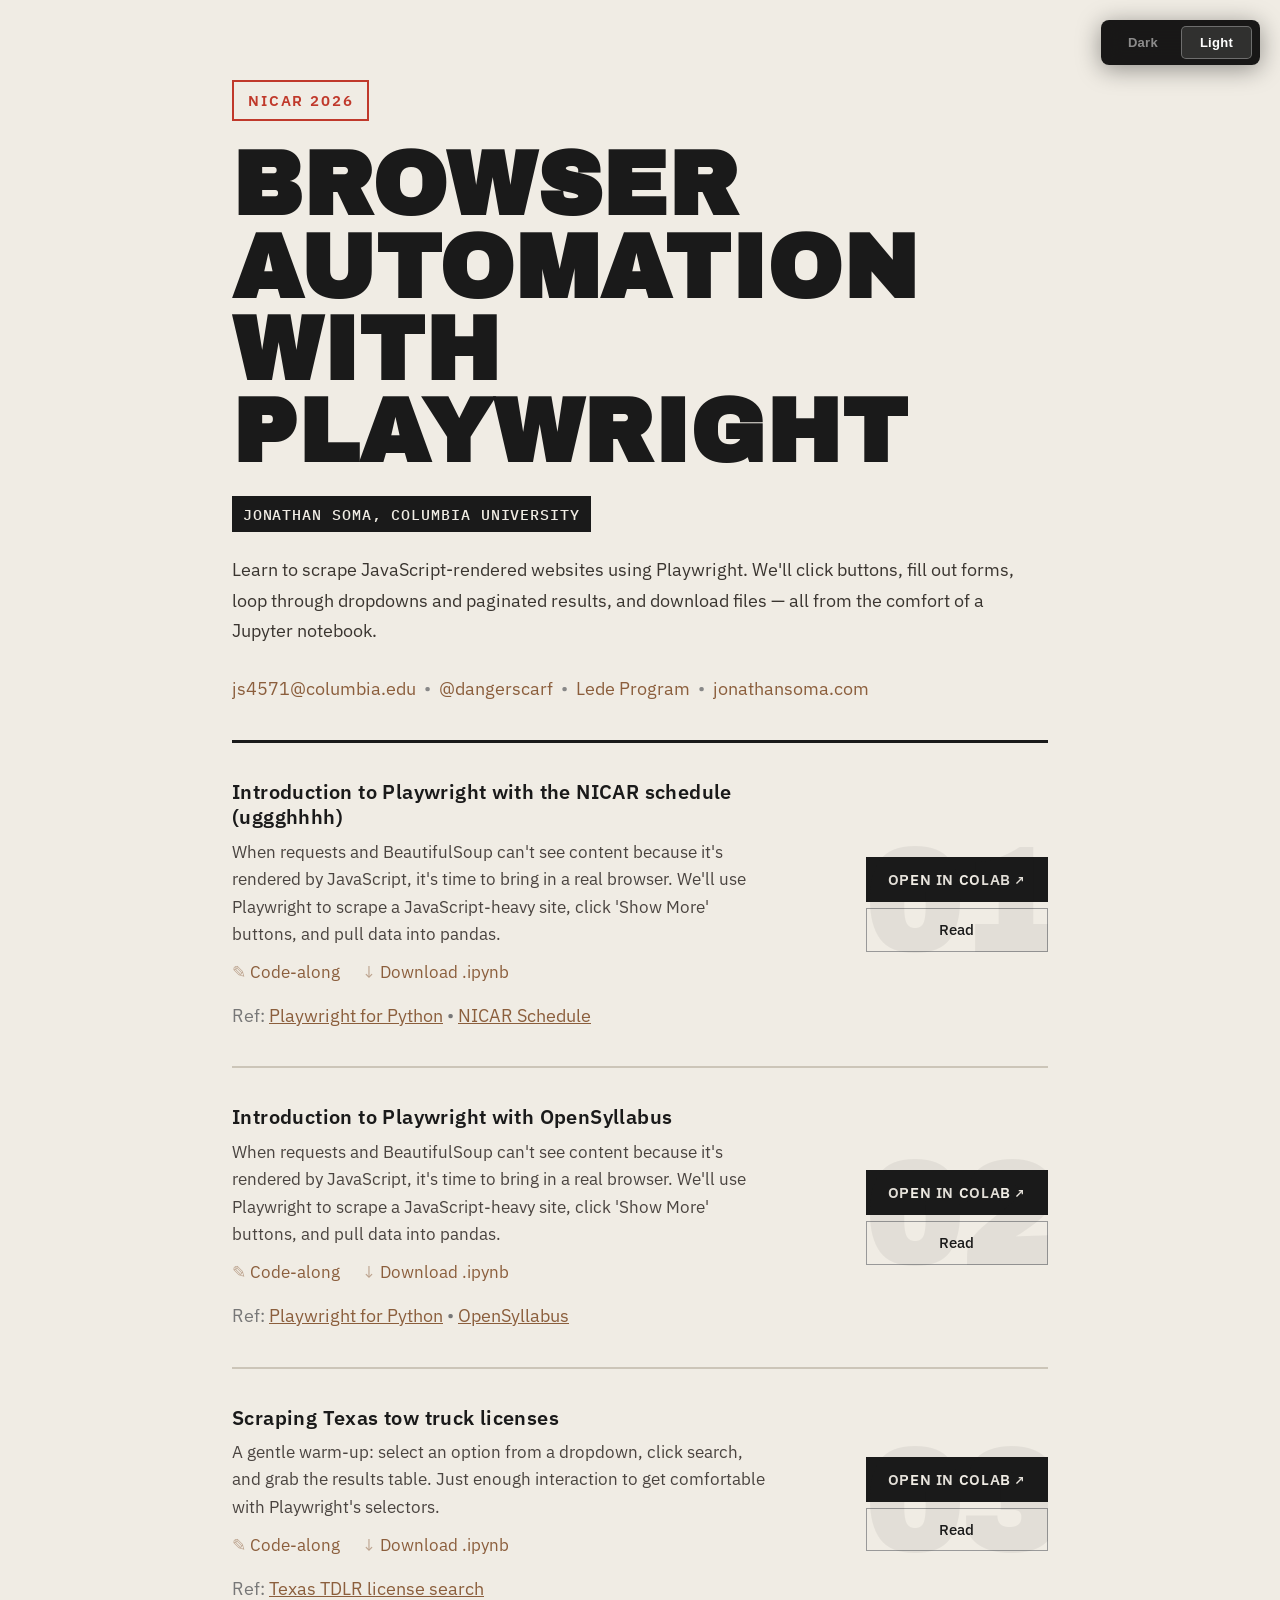
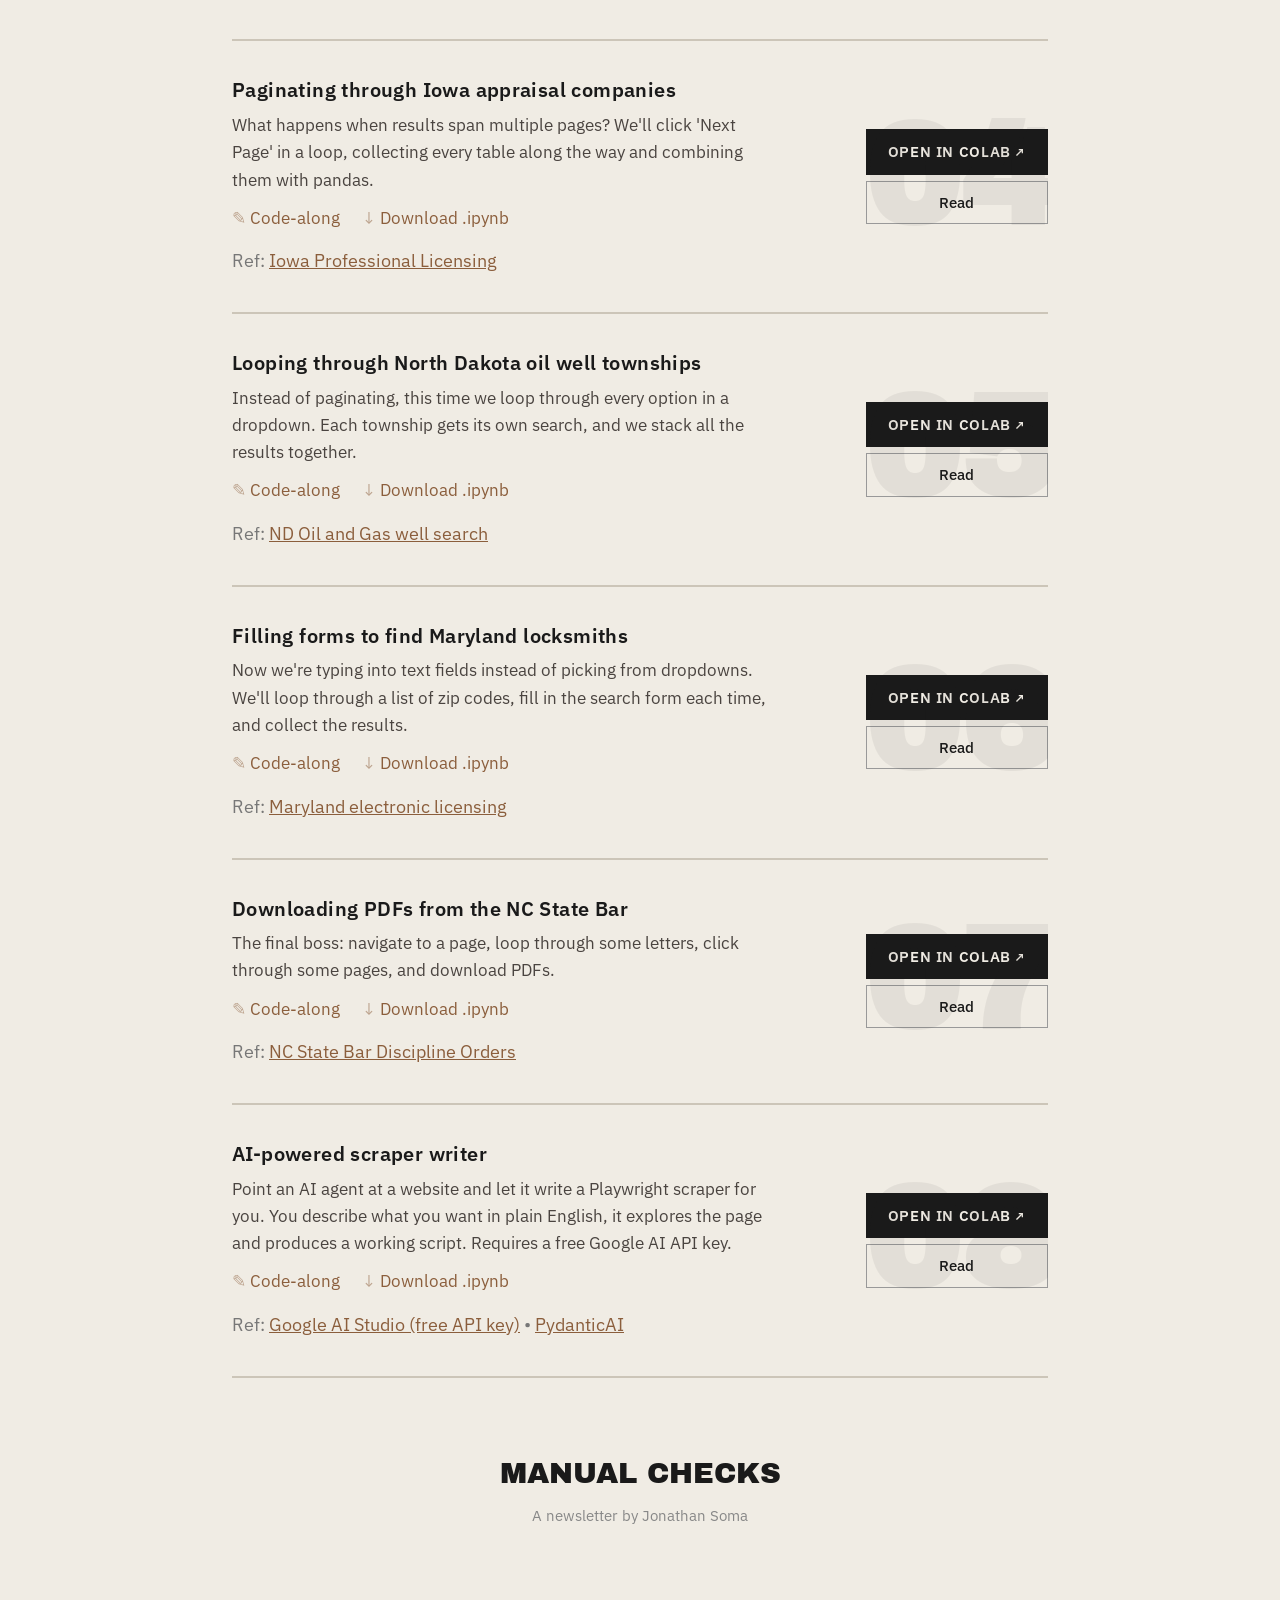
<file: docs/index.html>
<!DOCTYPE html>
<html lang="en">
<head>
    <meta charset="utf-8">
    <meta name="viewport" content="width=device-width, initial-scale=1">
    <title>Browser automation with Playwright</title>

    <link rel="preconnect" href="https://fonts.googleapis.com">
    <link rel="preconnect" href="https://fonts.gstatic.com" crossorigin>
    <link href="https://fonts.googleapis.com/css2?family=Playfair+Display:ital,wght@0,400;0,700;1,400;1,700&family=Source+Serif+4:ital,opsz,wght@0,8..60,400;0,8..60,600;1,8..60,400&family=Inter:wght@400;500;600&family=Archivo+Black&family=IBM+Plex+Mono:wght@400;500&family=IBM+Plex+Sans:wght@400;500;600&display=swap" rel="stylesheet">
    <link rel="stylesheet" href="static/base.css">
    
<link rel="stylesheet" href="static/index.css">

    <script>
    // Set theme before paint to avoid FOUC
    (function(){var s=localStorage.getItem('theme');var t=s||(window.matchMedia('(prefers-color-scheme: light)').matches?'light':'dark');document.documentElement.className='theme-'+(t==='dark'?'noir':'broadsheet');})();
    </script>
</head>
<body>

<div class="theme-switcher">
    <button class="active" onclick="setTheme('dark', this)">Dark</button>
    <button onclick="setTheme('light', this)">Light</button>
</div>

<div class="page">
    
<header>
    <div class="conference-label">NICAR 2026</div>
    <h1 class="site-title">Browser automation with Playwright</h1>
    <p class="site-author">Jonathan Soma, Columbia University</p>
    <div class="site-description"><p>Learn to scrape JavaScript-rendered websites using Playwright. We'll click buttons, fill out forms, loop through dropdowns and paginated results, and download files — all from the comfort of a Jupyter notebook.</p></div>
    
    <div class="site-meta-links">
        
            <a href="mailto:js4571@columbia.edu">js4571@columbia.edu</a> &nbsp;&bull;&nbsp; 
        
            <a href="https://x.com/dangerscarf">@dangerscarf</a> &nbsp;&bull;&nbsp; 
        
            <a href="https://ledeprogram.com/">Lede Program</a> &nbsp;&bull;&nbsp; 
        
            <a href="https://jonathansoma.com/">jonathansoma.com</a>
        
    </div>
    
</header>


<hr class="section-divider">


<div class="notebook-card">
    <div class="step-number">01</div>
    <div class="card-content">
        <h3 class="notebook-title"><a href="./browser-automation/00-nicar-ANSWERS.html">Introduction to Playwright with the NICAR schedule (uggghhhh)</a></h3>
        <p class="notebook-desc">When requests and BeautifulSoup can't see content because it's rendered by JavaScript, it's time to bring in a real browser. We'll use Playwright to scrape a JavaScript-heavy site, click 'Show More' buttons, and pull data into pandas.</p>
        <div class="secondary-actions">
            <a href="https://colab.research.google.com/github/jsoma/workshop-browser-automation/blob/main/docs/browser-automation/00-nicar.ipynb" class="action-codealong">Code-along</a>
            <a href="./browser-automation/00-nicar-ANSWERS.ipynb" class="action-download">Download .ipynb</a>
        </div>
        
        <div class="ref-links">
            <span>Ref:</span>
            
                <a href="https://playwright.dev/python/">Playwright for Python</a> &bull; 
            
                <a href="https://schedules.ire.org/nicar-2026/#/schedule">NICAR Schedule</a>
            
        </div>
        
    </div>
    <div class="card-action">
        <a href="https://colab.research.google.com/github/jsoma/workshop-browser-automation/blob/main/docs/browser-automation/00-nicar-ANSWERS.ipynb" class="primary-btn" target="_blank" rel="noopener">Open in Colab</a>
        <a href="./browser-automation/00-nicar-ANSWERS.html" class="read-btn">Read</a>
    </div>
</div>

<div class="notebook-card">
    <div class="step-number">02</div>
    <div class="card-content">
        <h3 class="notebook-title"><a href="./browser-automation/00-opensyllabus-ANSWERS.html">Introduction to Playwright with OpenSyllabus</a></h3>
        <p class="notebook-desc">When requests and BeautifulSoup can't see content because it's rendered by JavaScript, it's time to bring in a real browser. We'll use Playwright to scrape a JavaScript-heavy site, click 'Show More' buttons, and pull data into pandas.</p>
        <div class="secondary-actions">
            <a href="https://colab.research.google.com/github/jsoma/workshop-browser-automation/blob/main/docs/browser-automation/00-opensyllabus.ipynb" class="action-codealong">Code-along</a>
            <a href="./browser-automation/00-opensyllabus-ANSWERS.ipynb" class="action-download">Download .ipynb</a>
        </div>
        
        <div class="ref-links">
            <span>Ref:</span>
            
                <a href="https://playwright.dev/python/">Playwright for Python</a> &bull; 
            
                <a href="https://opensyllabus.org/">OpenSyllabus</a>
            
        </div>
        
    </div>
    <div class="card-action">
        <a href="https://colab.research.google.com/github/jsoma/workshop-browser-automation/blob/main/docs/browser-automation/00-opensyllabus-ANSWERS.ipynb" class="primary-btn" target="_blank" rel="noopener">Open in Colab</a>
        <a href="./browser-automation/00-opensyllabus-ANSWERS.html" class="read-btn">Read</a>
    </div>
</div>

<div class="notebook-card">
    <div class="step-number">03</div>
    <div class="card-content">
        <h3 class="notebook-title"><a href="./browser-automation/01-texas-tow-trucks-licenses-ANSWERS.html">Scraping Texas tow truck licenses</a></h3>
        <p class="notebook-desc">A gentle warm-up: select an option from a dropdown, click search, and grab the results table. Just enough interaction to get comfortable with Playwright's selectors.</p>
        <div class="secondary-actions">
            <a href="https://colab.research.google.com/github/jsoma/workshop-browser-automation/blob/main/docs/browser-automation/01-texas-tow-trucks-licenses.ipynb" class="action-codealong">Code-along</a>
            <a href="./browser-automation/01-texas-tow-trucks-licenses-ANSWERS.ipynb" class="action-download">Download .ipynb</a>
        </div>
        
        <div class="ref-links">
            <span>Ref:</span>
            
                <a href="https://www.tdlr.texas.gov/cimsfo/">Texas TDLR license search</a>
            
        </div>
        
    </div>
    <div class="card-action">
        <a href="https://colab.research.google.com/github/jsoma/workshop-browser-automation/blob/main/docs/browser-automation/01-texas-tow-trucks-licenses-ANSWERS.ipynb" class="primary-btn" target="_blank" rel="noopener">Open in Colab</a>
        <a href="./browser-automation/01-texas-tow-trucks-licenses-ANSWERS.html" class="read-btn">Read</a>
    </div>
</div>

<div class="notebook-card">
    <div class="step-number">04</div>
    <div class="card-content">
        <h3 class="notebook-title"><a href="./browser-automation/02-iowa-appraisal-management-companies-ANSWERS.html">Paginating through Iowa appraisal companies</a></h3>
        <p class="notebook-desc">What happens when results span multiple pages? We'll click 'Next Page' in a loop, collecting every table along the way and combining them with pandas.</p>
        <div class="secondary-actions">
            <a href="https://colab.research.google.com/github/jsoma/workshop-browser-automation/blob/main/docs/browser-automation/02-iowa-appraisal-management-companies.ipynb" class="action-codealong">Code-along</a>
            <a href="./browser-automation/02-iowa-appraisal-management-companies-ANSWERS.ipynb" class="action-download">Download .ipynb</a>
        </div>
        
        <div class="ref-links">
            <span>Ref:</span>
            
                <a href="https://ia-plb.my.site.com/LicenseSearchPage">Iowa Professional Licensing</a>
            
        </div>
        
    </div>
    <div class="card-action">
        <a href="https://colab.research.google.com/github/jsoma/workshop-browser-automation/blob/main/docs/browser-automation/02-iowa-appraisal-management-companies-ANSWERS.ipynb" class="primary-btn" target="_blank" rel="noopener">Open in Colab</a>
        <a href="./browser-automation/02-iowa-appraisal-management-companies-ANSWERS.html" class="read-btn">Read</a>
    </div>
</div>

<div class="notebook-card">
    <div class="step-number">05</div>
    <div class="card-content">
        <h3 class="notebook-title"><a href="./browser-automation/03-north-dakota-oil-wells-ANSWERS.html">Looping through North Dakota oil well townships</a></h3>
        <p class="notebook-desc">Instead of paginating, this time we loop through every option in a dropdown. Each township gets its own search, and we stack all the results together.</p>
        <div class="secondary-actions">
            <a href="https://colab.research.google.com/github/jsoma/workshop-browser-automation/blob/main/docs/browser-automation/03-north-dakota-oil-wells.ipynb" class="action-codealong">Code-along</a>
            <a href="./browser-automation/03-north-dakota-oil-wells-ANSWERS.ipynb" class="action-download">Download .ipynb</a>
        </div>
        
        <div class="ref-links">
            <span>Ref:</span>
            
                <a href="https://www.dmr.nd.gov/oilgas/findwellsvw.asp">ND Oil and Gas well search</a>
            
        </div>
        
    </div>
    <div class="card-action">
        <a href="https://colab.research.google.com/github/jsoma/workshop-browser-automation/blob/main/docs/browser-automation/03-north-dakota-oil-wells-ANSWERS.ipynb" class="primary-btn" target="_blank" rel="noopener">Open in Colab</a>
        <a href="./browser-automation/03-north-dakota-oil-wells-ANSWERS.html" class="read-btn">Read</a>
    </div>
</div>

<div class="notebook-card">
    <div class="step-number">06</div>
    <div class="card-content">
        <h3 class="notebook-title"><a href="./browser-automation/04-maryland-locksmiths-ANSWERS.html">Filling forms to find Maryland locksmiths</a></h3>
        <p class="notebook-desc">Now we're typing into text fields instead of picking from dropdowns. We'll loop through a list of zip codes, fill in the search form each time, and collect the results.</p>
        <div class="secondary-actions">
            <a href="https://colab.research.google.com/github/jsoma/workshop-browser-automation/blob/main/docs/browser-automation/04-maryland-locksmiths.ipynb" class="action-codealong">Code-along</a>
            <a href="./browser-automation/04-maryland-locksmiths-ANSWERS.ipynb" class="action-download">Download .ipynb</a>
        </div>
        
        <div class="ref-links">
            <span>Ref:</span>
            
                <a href="https://www.dllr.state.md.us/cgi-bin/ElectronicLicensing/OP_Search/OP_search.cgi?calling_app=locksmith::locksmith">Maryland electronic licensing</a>
            
        </div>
        
    </div>
    <div class="card-action">
        <a href="https://colab.research.google.com/github/jsoma/workshop-browser-automation/blob/main/docs/browser-automation/04-maryland-locksmiths-ANSWERS.ipynb" class="primary-btn" target="_blank" rel="noopener">Open in Colab</a>
        <a href="./browser-automation/04-maryland-locksmiths-ANSWERS.html" class="read-btn">Read</a>
    </div>
</div>

<div class="notebook-card">
    <div class="step-number">07</div>
    <div class="card-content">
        <h3 class="notebook-title"><a href="./browser-automation/05-nc-state-bar-discipline-orders-ANSWERS.html">Downloading PDFs from the NC State Bar</a></h3>
        <p class="notebook-desc">The final boss: navigate to a page, loop through some letters, click through some pages, and download PDFs.</p>
        <div class="secondary-actions">
            <a href="https://colab.research.google.com/github/jsoma/workshop-browser-automation/blob/main/docs/browser-automation/05-nc-state-bar-discipline-orders.ipynb" class="action-codealong">Code-along</a>
            <a href="./browser-automation/05-nc-state-bar-discipline-orders-ANSWERS.ipynb" class="action-download">Download .ipynb</a>
        </div>
        
        <div class="ref-links">
            <span>Ref:</span>
            
                <a href="https://www.ncbar.gov/lawyer-discipline/search-past-orders/orders-in-discipline-and-disability-cases/">NC State Bar Discipline Orders</a>
            
        </div>
        
    </div>
    <div class="card-action">
        <a href="https://colab.research.google.com/github/jsoma/workshop-browser-automation/blob/main/docs/browser-automation/05-nc-state-bar-discipline-orders-ANSWERS.ipynb" class="primary-btn" target="_blank" rel="noopener">Open in Colab</a>
        <a href="./browser-automation/05-nc-state-bar-discipline-orders-ANSWERS.html" class="read-btn">Read</a>
    </div>
</div>

<div class="notebook-card">
    <div class="step-number">08</div>
    <div class="card-content">
        <h3 class="notebook-title"><a href="./browser-automation/06-scraper-writer-ANSWERS.html">AI-powered scraper writer</a></h3>
        <p class="notebook-desc">Point an AI agent at a website and let it write a Playwright scraper for you. You describe what you want in plain English, it explores the page and produces a working script. Requires a free Google AI API key.</p>
        <div class="secondary-actions">
            <a href="https://colab.research.google.com/github/jsoma/workshop-browser-automation/blob/main/docs/browser-automation/06-scraper-writer.ipynb" class="action-codealong">Code-along</a>
            <a href="./browser-automation/06-scraper-writer-ANSWERS.ipynb" class="action-download">Download .ipynb</a>
        </div>
        
        <div class="ref-links">
            <span>Ref:</span>
            
                <a href="https://aistudio.google.com/apikey">Google AI Studio (free API key)</a> &bull; 
            
                <a href="https://ai.pydantic.dev/">PydanticAI</a>
            
        </div>
        
    </div>
    <div class="card-action">
        <a href="https://colab.research.google.com/github/jsoma/workshop-browser-automation/blob/main/docs/browser-automation/06-scraper-writer-ANSWERS.ipynb" class="primary-btn" target="_blank" rel="noopener">Open in Colab</a>
        <a href="./browser-automation/06-scraper-writer-ANSWERS.html" class="read-btn">Read</a>
    </div>
</div>




<footer class="site-footer">
    <div class="newsletter-signup">
        <p class="newsletter-title">Manual Checks</p>
<p class="newsletter-desc">A newsletter by Jonathan Soma</p>
<script async src="https://subscribe-forms.beehiiv.com/embed.js"></script>
<iframe src="https://subscribe-forms.beehiiv.com/74449fe6-9aee-4fca-81ec-c07b8588210f" class="newsletter-embed beehiiv-embed" data-test-id="beehiiv-embed" frameborder="0" scrolling="no"></iframe>

    </div>
</footer>


</div>

<script>
function setTheme(theme, btn) {
    var darkNames = {'dark':1, 'noir':1};
    var cls = darkNames[theme] ? 'noir' : 'broadsheet';
    document.documentElement.className = 'theme-' + cls;
    document.querySelectorAll('.theme-switcher button').forEach(function(b) { b.classList.remove('active'); });
    btn.classList.add('active');
    localStorage.setItem('theme', darkNames[theme] ? 'dark' : 'light');
}

// Sync button active state (theme already set by head script)
(function() {
    var saved = localStorage.getItem('theme');
    var theme = saved || (window.matchMedia('(prefers-color-scheme: light)').matches ? 'light' : 'dark');
    var label = theme === 'dark' ? 'Dark' : 'Light';
    document.querySelectorAll('.theme-switcher button').forEach(function(b) {
        b.classList.toggle('active', b.textContent.trim() === label);
    });
})();

window.matchMedia('(prefers-color-scheme: light)').addEventListener('change', function(e) {
    if (!localStorage.getItem('theme')) {
        var cls = e.matches ? 'broadsheet' : 'noir';
        document.documentElement.className = 'theme-' + cls;
        var label = e.matches ? 'Light' : 'Dark';
        document.querySelectorAll('.theme-switcher button').forEach(function(b) {
            b.classList.toggle('active', b.textContent.trim() === label);
        });
    }
});
</script>

<script>
// Detect blocked newsletter iframes and show a fallback link
(function() {
    function replaceWithLink(iframe, src) {
        var link = document.createElement('a');
        link.href = src;
        link.className = 'newsletter-fallback-btn';
        link.innerHTML = 'Subscribe to the newsletter &rarr;';
        iframe.replaceWith(link);
        // Also hide the beehiiv script tag if present
        var scripts = document.querySelectorAll('.newsletter-signup script');
        scripts.forEach(function(s) { s.remove(); });
    }
    document.querySelectorAll('.newsletter-signup iframe').forEach(function(iframe) {
        var src = iframe.src;
        if (!src) return;
        // Check iframe dimensions after it settles — blocked iframes
        // typically render as 0-height or very small
        var timer = setTimeout(function() {
            var h = iframe.offsetHeight || iframe.getBoundingClientRect().height;
            if (h < 20) {
                replaceWithLink(iframe, src);
            }
        }, 3000);
    });
})();
</script>
</body>
</html>
</file>
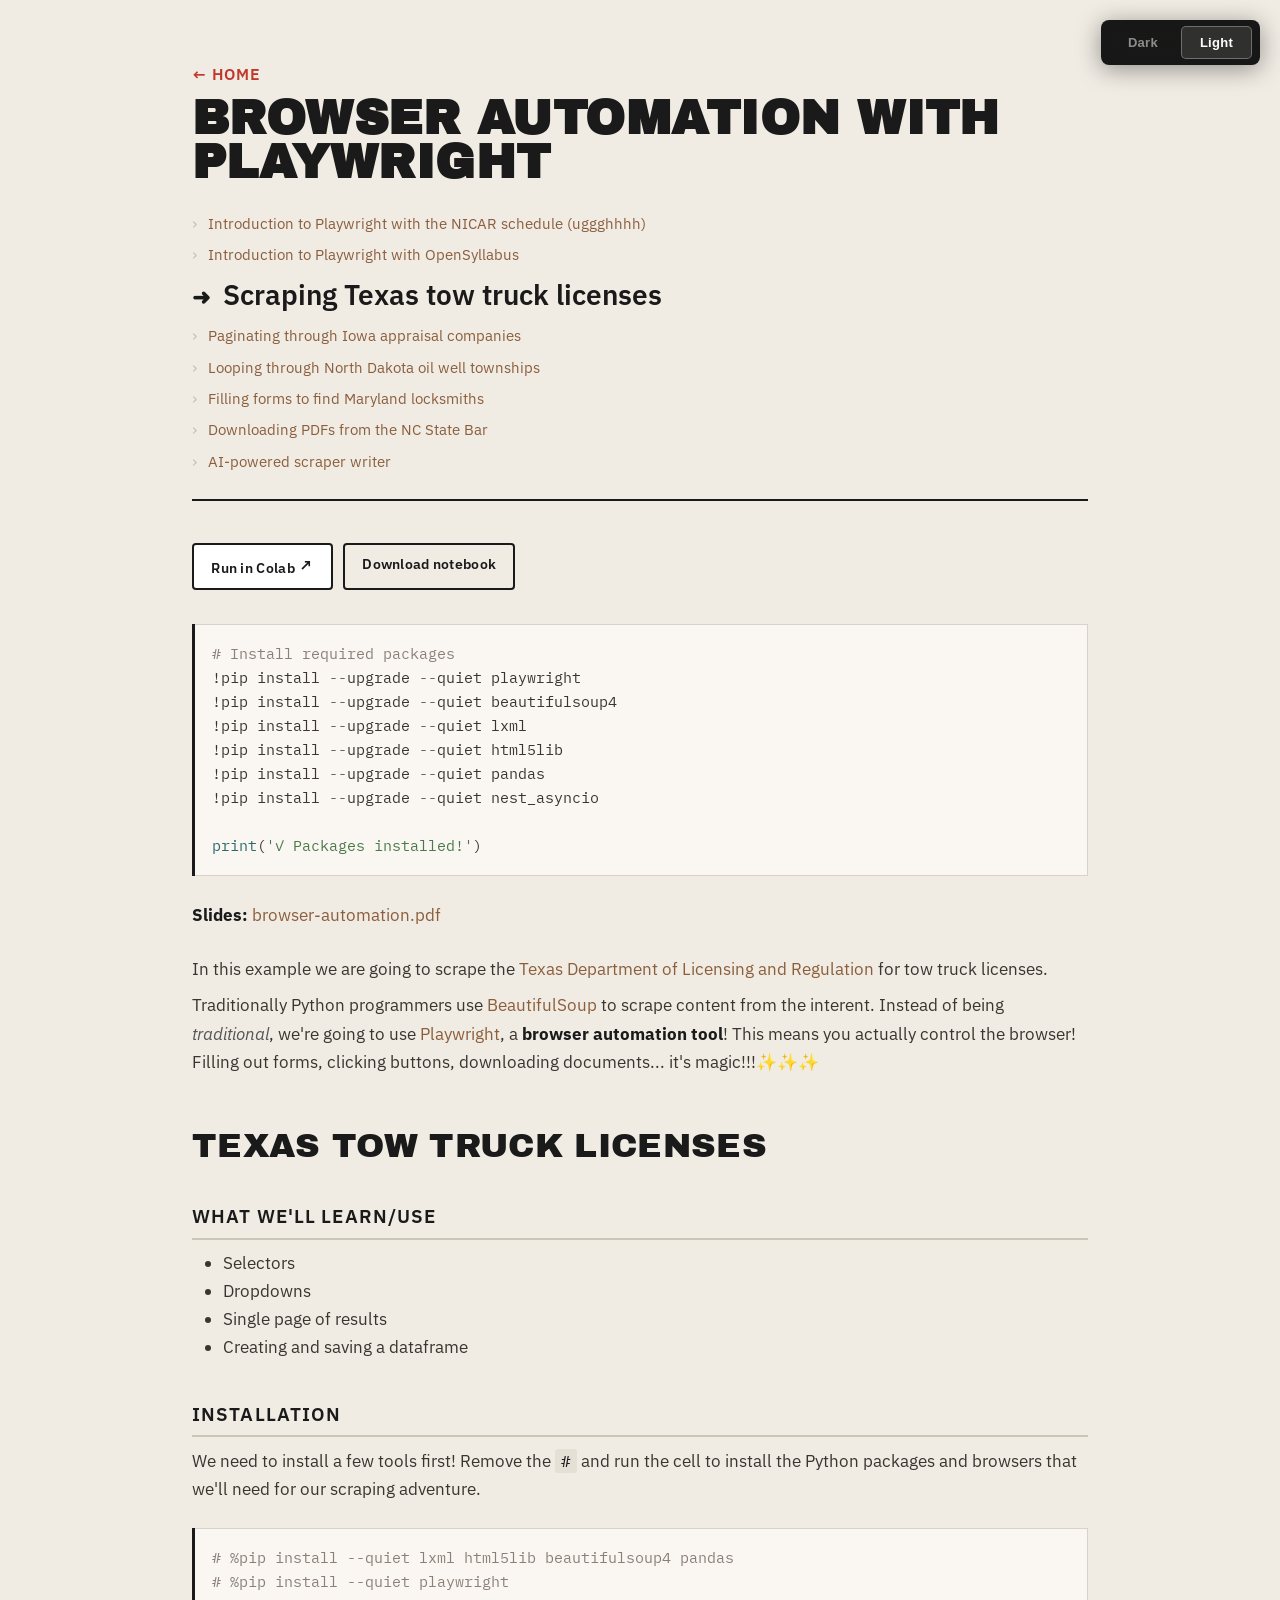
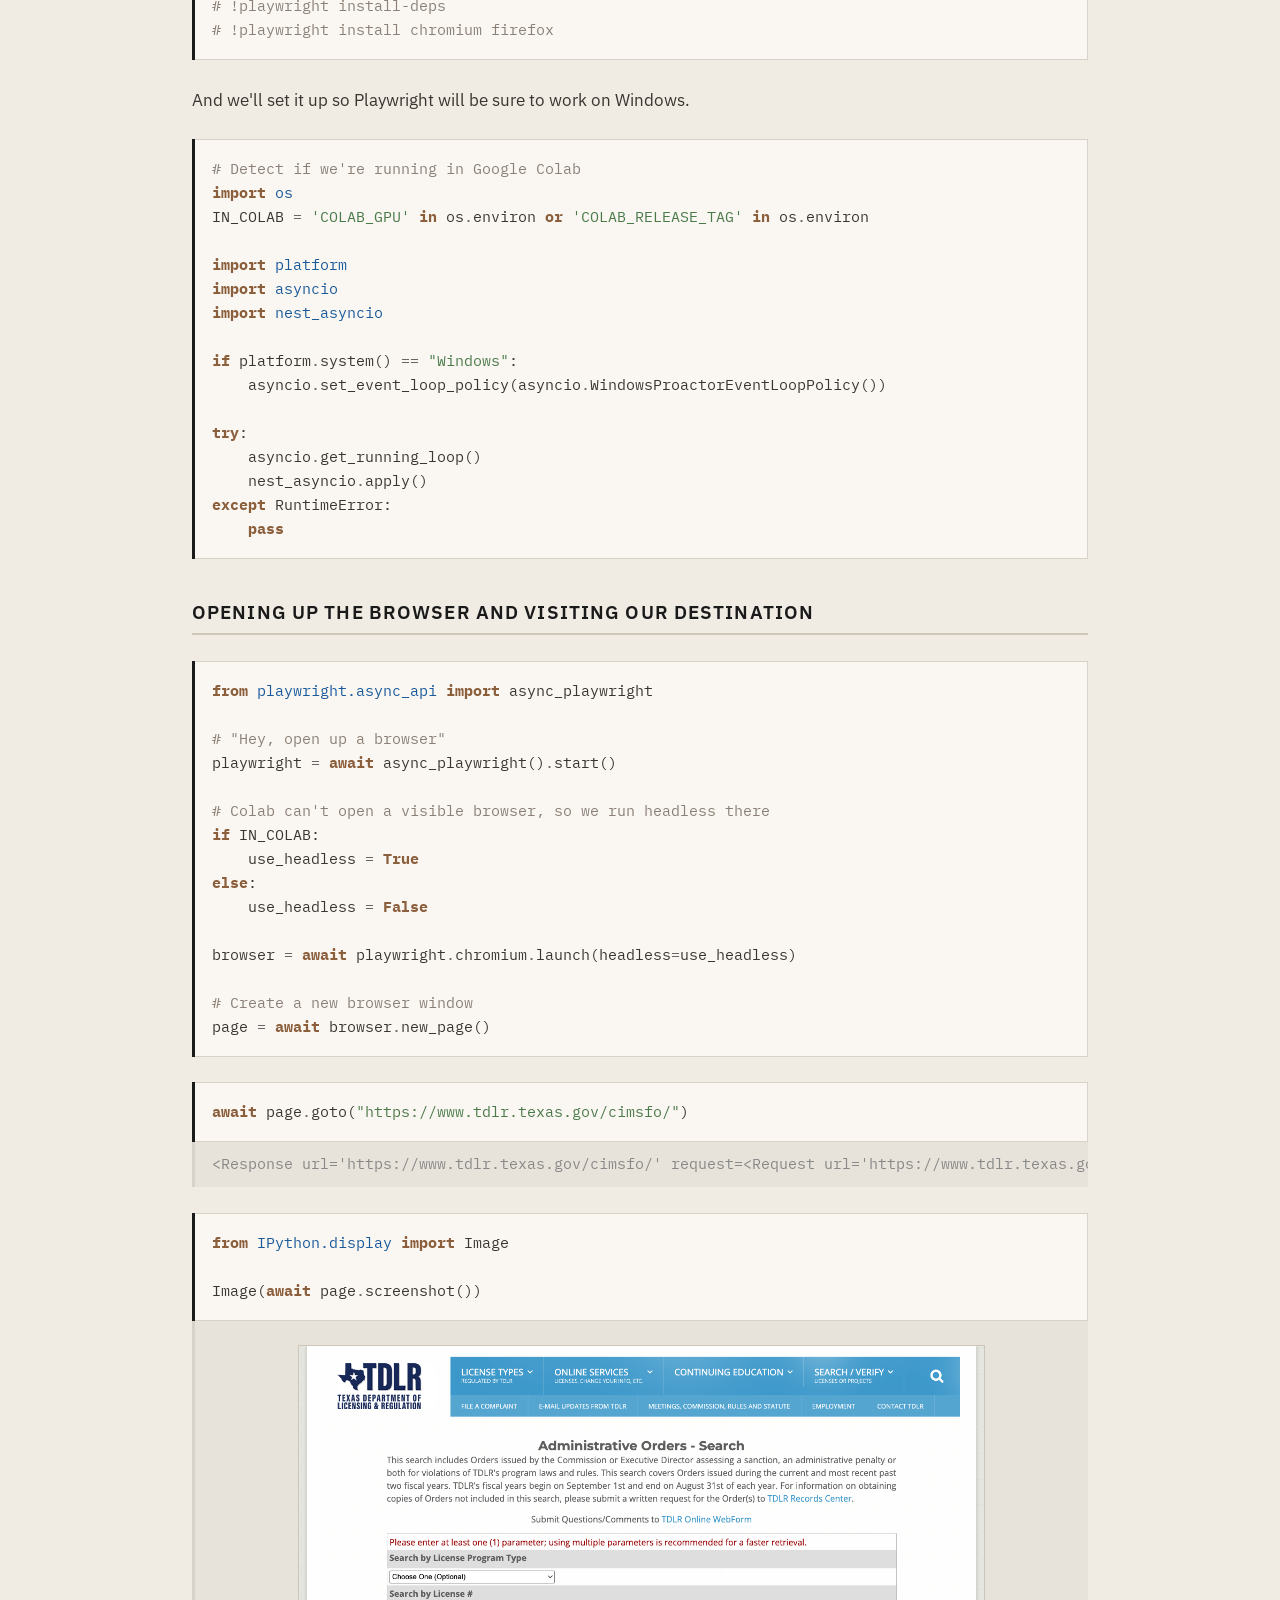
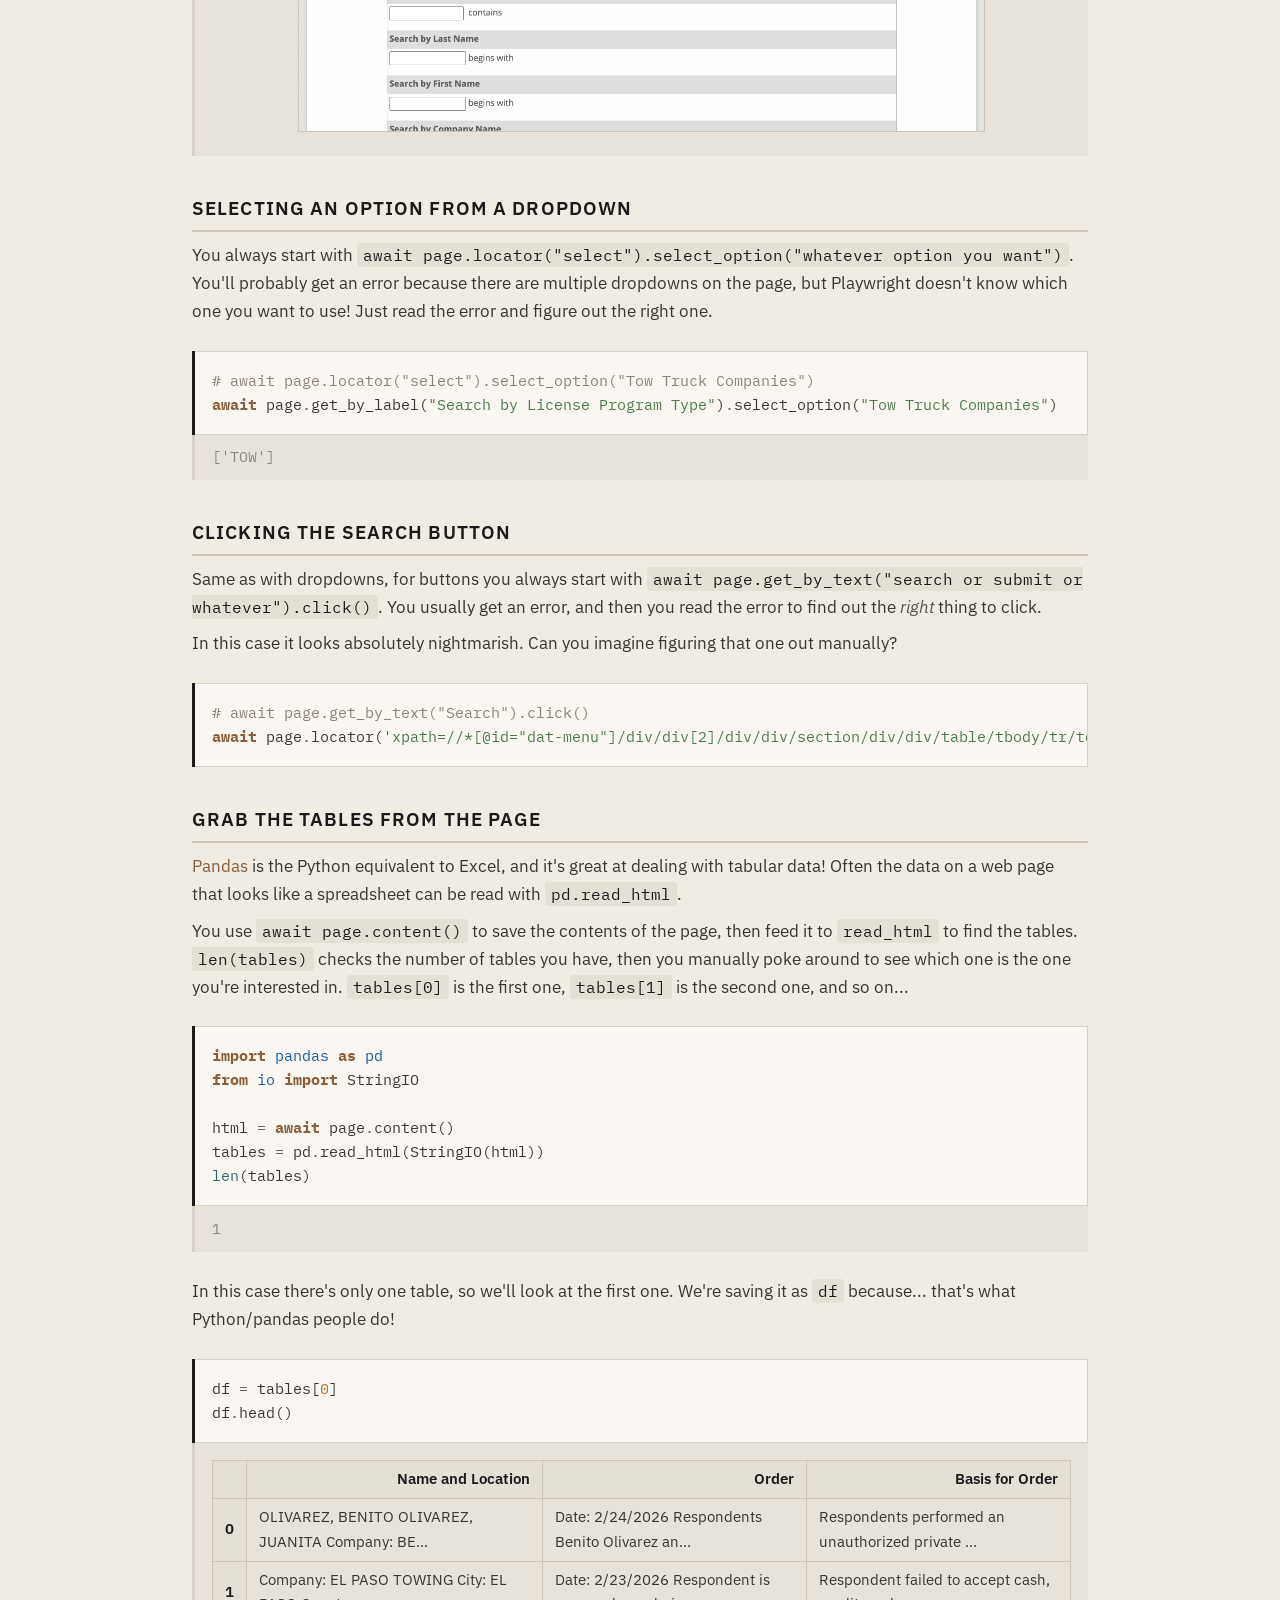
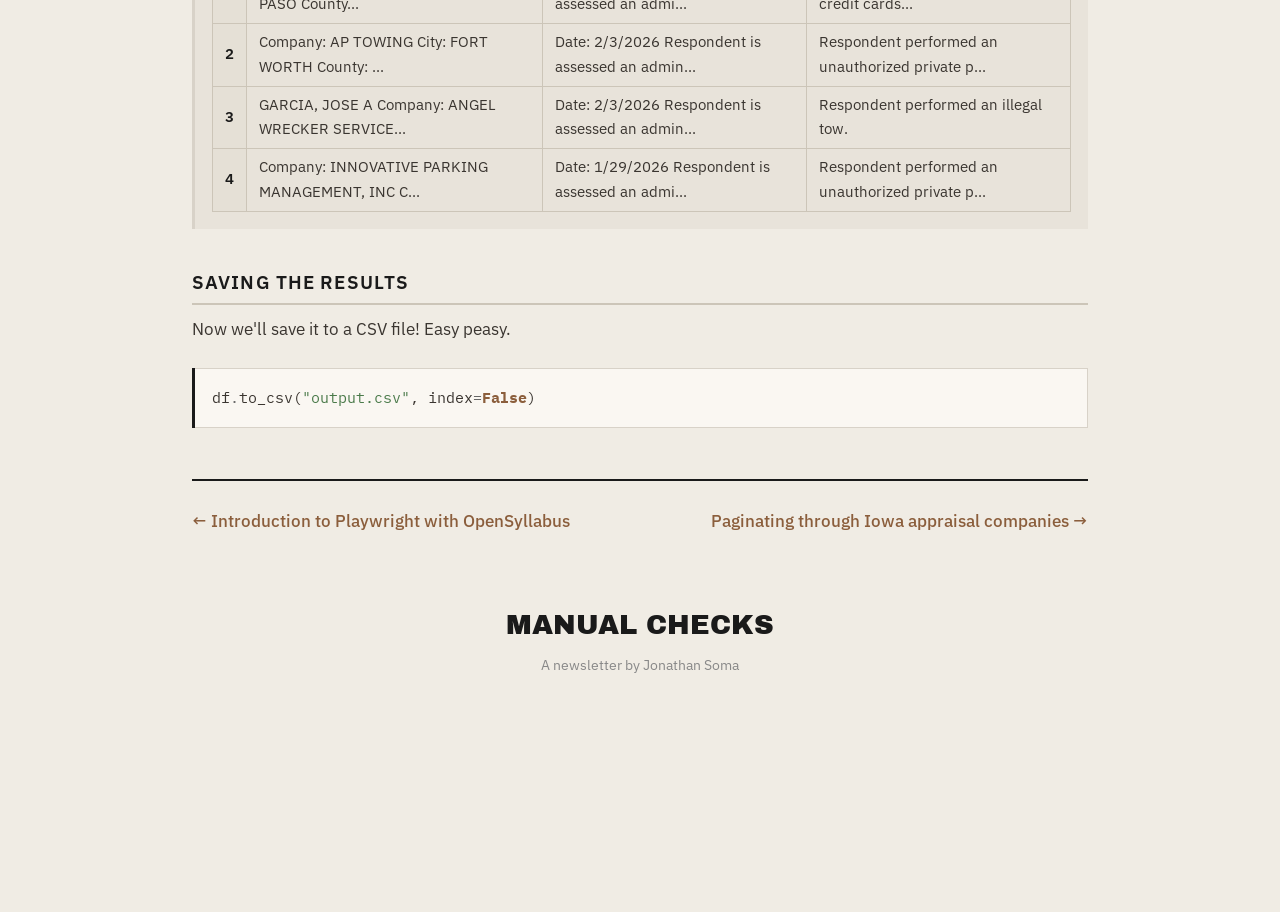
<file: docs/browser-automation/01-texas-tow-trucks-licenses-ANSWERS.html>
<!DOCTYPE html>
<html lang="en">
<head>
    <meta charset="utf-8">
    <meta name="viewport" content="width=device-width, initial-scale=1">
    <title>Scraping Texas tow truck licenses</title>

    <link rel="preconnect" href="https://fonts.googleapis.com">
    <link rel="preconnect" href="https://fonts.gstatic.com" crossorigin>
    <link href="https://fonts.googleapis.com/css2?family=Playfair+Display:ital,wght@0,400;0,700;1,400;1,700&family=Source+Serif+4:ital,opsz,wght@0,8..60,400;0,8..60,600;1,8..60,400&family=Inter:wght@400;500;600&family=Archivo+Black&family=IBM+Plex+Mono:wght@400;500&family=IBM+Plex+Sans:wght@400;500;600&display=swap" rel="stylesheet">
    <link rel="stylesheet" href="../static/base.css">
    
<link rel="stylesheet" href="../static/read.css">

    <script>
    // Set theme before paint to avoid FOUC
    (function(){var s=localStorage.getItem('theme');var t=s||(window.matchMedia('(prefers-color-scheme: light)').matches?'light':'dark');document.documentElement.className='theme-'+(t==='dark'?'noir':'broadsheet');})();
    </script>
</head>
<body>

<div class="theme-switcher">
    <button class="active" onclick="setTheme('dark', this)">Dark</button>
    <button onclick="setTheme('light', this)">Light</button>
</div>

<div class="page">
    

<nav class="nb-topnav">
    <a href="../index.html" class="nb-topnav-home">&larr; Home</a>
    
    <div class="nb-topnav-title">Browser automation with Playwright</div>
    
    <ol class="nb-topnav-list">
        
        <li>
            
            <a href="00-nicar-ANSWERS.html">Introduction to Playwright with the NICAR schedule (uggghhhh)</a>
            
        </li>
        
        <li>
            
            <a href="00-opensyllabus-ANSWERS.html">Introduction to Playwright with OpenSyllabus</a>
            
        </li>
        
        <li class="is-current">
            
            <span class="nb-topnav-current">Scraping Texas tow truck licenses</span>
            
        </li>
        
        <li>
            
            <a href="02-iowa-appraisal-management-companies-ANSWERS.html">Paginating through Iowa appraisal companies</a>
            
        </li>
        
        <li>
            
            <a href="03-north-dakota-oil-wells-ANSWERS.html">Looping through North Dakota oil well townships</a>
            
        </li>
        
        <li>
            
            <a href="04-maryland-locksmiths-ANSWERS.html">Filling forms to find Maryland locksmiths</a>
            
        </li>
        
        <li>
            
            <a href="05-nc-state-bar-discipline-orders-ANSWERS.html">Downloading PDFs from the NC State Bar</a>
            
        </li>
        
        <li>
            
            <a href="06-scraper-writer-ANSWERS.html">AI-powered scraper writer</a>
            
        </li>
        
    </ol>
</nav>



<div class="nb-actions">
    <a href="https://colab.research.google.com/github/jsoma/workshop-browser-automation/blob/main/docs/browser-automation/01-texas-tow-trucks-licenses-ANSWERS.ipynb" class="nb-action-btn nb-action-colab" target="_blank" rel="noopener">Run in Colab</a>
    <a href="01-texas-tow-trucks-licenses-ANSWERS.ipynb" class="nb-action-btn nb-action-download" download>Download notebook</a>
</div>


<div class="cell border-box-sizing code_cell rendered" id="cell-id=eb7ca44a">
<div class="input">
<div class="prompt input_prompt">In [ ]:</div>
<div class="inner_cell">
<div class="input_area">
<div class="highlight hl-ipython3"><pre><span></span><span class="c1"># Install required packages</span>
<span class="err">!</span><span class="n">pip</span> <span class="n">install</span> <span class="o">--</span><span class="n">upgrade</span> <span class="o">--</span><span class="n">quiet</span> <span class="n">playwright</span>
<span class="err">!</span><span class="n">pip</span> <span class="n">install</span> <span class="o">--</span><span class="n">upgrade</span> <span class="o">--</span><span class="n">quiet</span> <span class="n">beautifulsoup4</span>
<span class="err">!</span><span class="n">pip</span> <span class="n">install</span> <span class="o">--</span><span class="n">upgrade</span> <span class="o">--</span><span class="n">quiet</span> <span class="n">lxml</span>
<span class="err">!</span><span class="n">pip</span> <span class="n">install</span> <span class="o">--</span><span class="n">upgrade</span> <span class="o">--</span><span class="n">quiet</span> <span class="n">html5lib</span>
<span class="err">!</span><span class="n">pip</span> <span class="n">install</span> <span class="o">--</span><span class="n">upgrade</span> <span class="o">--</span><span class="n">quiet</span> <span class="n">pandas</span>
<span class="err">!</span><span class="n">pip</span> <span class="n">install</span> <span class="o">--</span><span class="n">upgrade</span> <span class="o">--</span><span class="n">quiet</span> <span class="n">nest_asyncio</span>

<span class="nb">print</span><span class="p">(</span><span class="s1">'✓ Packages installed!'</span><span class="p">)</span>
</pre></div>
</div>
</div>
</div>
</div>
<div class="cell border-box-sizing text_cell rendered" id="cell-id=6d9ddb90"><div class="prompt input_prompt">
</div><div class="inner_cell">
<div class="text_cell_render border-box-sizing rendered_html">
<p><strong>Slides:</strong> <a href="./browser-automation.pdf">browser-automation.pdf</a></p>
</div>
</div>
</div>
<div class="cell border-box-sizing text_cell rendered" id="cell-id=6bc1e205-ec86-47c0-8f05-39b8e0bf5d46"><div class="prompt input_prompt">
</div><div class="inner_cell">
<div class="text_cell_render border-box-sizing rendered_html">
<p>In this example we are going to scrape the <a href="https://www.tdlr.texas.gov/cimsfo">Texas Department of Licensing and Regulation</a> for tow truck licenses.</p>
<p>Traditionally Python programmers use <a href="https://beautiful-soup-4.readthedocs.io/en/latest/">BeautifulSoup</a> to scrape content from the interent. Instead of being <em>traditional</em>, we're going to use <a href="https://playwright.dev/python/">Playwright</a>, a <strong>browser automation tool</strong>! This means you actually control the browser! Filling out forms, clicking buttons, downloading documents... it's magic!!!✨✨✨</p>
<h1 id="Texas-Tow-Truck-Licenses">Texas Tow Truck Licenses<a class="anchor-link" href="#Texas-Tow-Truck-Licenses">¶</a></h1><h2 id="What-we'll-learn/use">What we'll learn/use<a class="anchor-link" href="#What-we'll-learn/use">¶</a></h2><ul>
<li>Selectors</li>
<li>Dropdowns</li>
<li>Single page of results</li>
<li>Creating and saving a dataframe</li>
</ul>
</div>
</div>
</div>
<div class="cell border-box-sizing text_cell rendered" id="cell-id=7e26a68e-9eab-40a5-9cc8-3166a62f85eb"><div class="prompt input_prompt">
</div><div class="inner_cell">
<div class="text_cell_render border-box-sizing rendered_html">
<h2 id="Installation">Installation<a class="anchor-link" href="#Installation">¶</a></h2><p>We need to install a few tools first! Remove the <code>#</code> and run the cell to install the Python packages and browsers that we'll need for our scraping adventure.</p>
</div>
</div>
</div>
<div class="cell border-box-sizing code_cell rendered" id="cell-id=f7216c80-6474-48f8-9f27-768ad8cc88cc">
<div class="input">
<div class="prompt input_prompt">In [1]:</div>
<div class="inner_cell">
<div class="input_area">
<div class="highlight hl-ipython3"><pre><span></span><span class="c1"># %pip install --quiet lxml html5lib beautifulsoup4 pandas</span>
<span class="c1"># %pip install --quiet playwright</span>
<span class="c1"># !playwright install-deps</span>
<span class="c1"># !playwright install chromium firefox</span>
</pre></div>
</div>
</div>
</div>
</div>
<div class="cell border-box-sizing text_cell rendered" id="cell-id=4e056cda"><div class="prompt input_prompt">
</div><div class="inner_cell">
<div class="text_cell_render border-box-sizing rendered_html">
<p>And we'll set it up so Playwright will be sure to work on Windows.</p>
</div>
</div>
</div>
<div class="cell border-box-sizing code_cell rendered" id="cell-id=3a36289a">
<div class="input">
<div class="prompt input_prompt">In [1]:</div>
<div class="inner_cell">
<div class="input_area">
<div class="highlight hl-ipython3"><pre><span></span><span class="c1"># Detect if we're running in Google Colab</span>
<span class="kn">import</span><span class="w"> </span><span class="nn">os</span>
<span class="n">IN_COLAB</span> <span class="o">=</span> <span class="s1">'COLAB_GPU'</span> <span class="ow">in</span> <span class="n">os</span><span class="o">.</span><span class="n">environ</span> <span class="ow">or</span> <span class="s1">'COLAB_RELEASE_TAG'</span> <span class="ow">in</span> <span class="n">os</span><span class="o">.</span><span class="n">environ</span>

<span class="kn">import</span><span class="w"> </span><span class="nn">platform</span>
<span class="kn">import</span><span class="w"> </span><span class="nn">asyncio</span>
<span class="kn">import</span><span class="w"> </span><span class="nn">nest_asyncio</span>

<span class="k">if</span> <span class="n">platform</span><span class="o">.</span><span class="n">system</span><span class="p">()</span> <span class="o">==</span> <span class="s2">"Windows"</span><span class="p">:</span>
    <span class="n">asyncio</span><span class="o">.</span><span class="n">set_event_loop_policy</span><span class="p">(</span><span class="n">asyncio</span><span class="o">.</span><span class="n">WindowsProactorEventLoopPolicy</span><span class="p">())</span>

<span class="k">try</span><span class="p">:</span>
    <span class="n">asyncio</span><span class="o">.</span><span class="n">get_running_loop</span><span class="p">()</span>
    <span class="n">nest_asyncio</span><span class="o">.</span><span class="n">apply</span><span class="p">()</span>
<span class="k">except</span> <span class="ne">RuntimeError</span><span class="p">:</span>
    <span class="k">pass</span>
</pre></div>
</div>
</div>
</div>
</div>
<div class="cell border-box-sizing text_cell rendered" id="cell-id=3e8f45f1-cdba-490b-8ed8-74b4b0e983a8"><div class="prompt input_prompt">
</div><div class="inner_cell">
<div class="text_cell_render border-box-sizing rendered_html">
<h2 id="Opening-up-the-browser-and-visiting-our-destination">Opening up the browser and visiting our destination<a class="anchor-link" href="#Opening-up-the-browser-and-visiting-our-destination">¶</a></h2>
</div>
</div>
</div>
<div class="cell border-box-sizing code_cell rendered" id="cell-id=69e2e5c0-9641-47c0-a71a-122fb40589f2">
<div class="input">
<div class="prompt input_prompt">In [2]:</div>
<div class="inner_cell">
<div class="input_area">
<div class="highlight hl-ipython3"><pre><span></span><span class="kn">from</span><span class="w"> </span><span class="nn">playwright.async_api</span><span class="w"> </span><span class="kn">import</span> <span class="n">async_playwright</span>

<span class="c1"># "Hey, open up a browser"</span>
<span class="n">playwright</span> <span class="o">=</span> <span class="k">await</span> <span class="n">async_playwright</span><span class="p">()</span><span class="o">.</span><span class="n">start</span><span class="p">()</span>

<span class="c1"># Colab can't open a visible browser, so we run headless there</span>
<span class="k">if</span> <span class="n">IN_COLAB</span><span class="p">:</span>
    <span class="n">use_headless</span> <span class="o">=</span> <span class="kc">True</span>
<span class="k">else</span><span class="p">:</span>
    <span class="n">use_headless</span> <span class="o">=</span> <span class="kc">False</span>

<span class="n">browser</span> <span class="o">=</span> <span class="k">await</span> <span class="n">playwright</span><span class="o">.</span><span class="n">chromium</span><span class="o">.</span><span class="n">launch</span><span class="p">(</span><span class="n">headless</span><span class="o">=</span><span class="n">use_headless</span><span class="p">)</span>

<span class="c1"># Create a new browser window</span>
<span class="n">page</span> <span class="o">=</span> <span class="k">await</span> <span class="n">browser</span><span class="o">.</span><span class="n">new_page</span><span class="p">()</span>
</pre></div>
</div>
</div>
</div>
</div>
<div class="cell border-box-sizing code_cell rendered" id="cell-id=2e2396e4-9eb2-44c3-8961-3266188eb1bb">
<div class="input">
<div class="prompt input_prompt">In [3]:</div>
<div class="inner_cell">
<div class="input_area">
<div class="highlight hl-ipython3"><pre><span></span><span class="k">await</span> <span class="n">page</span><span class="o">.</span><span class="n">goto</span><span class="p">(</span><span class="s2">"https://www.tdlr.texas.gov/cimsfo/"</span><span class="p">)</span>
</pre></div>
</div>
</div>
</div>
<div class="output_wrapper">
<div class="output">
<div class="output_area">
<div class="prompt output_prompt">Out[3]:</div>
<div class="output_text output_subarea output_execute_result">
<pre>&lt;Response url='https://www.tdlr.texas.gov/cimsfo/' request=&lt;Request url='https://www.tdlr.texas.gov/cimsfo/' method='GET'&gt;&gt;</pre>
</div>
</div>
</div>
</div>
</div>
<div class="cell border-box-sizing code_cell rendered" id="cell-id=aa22e01f">
<div class="input">
<div class="prompt input_prompt">In [4]:</div>
<div class="inner_cell">
<div class="input_area">
<div class="highlight hl-ipython3"><pre><span></span><span class="kn">from</span><span class="w"> </span><span class="nn">IPython.display</span><span class="w"> </span><span class="kn">import</span> <span class="n">Image</span>

<span class="n">Image</span><span class="p">(</span><span class="k">await</span> <span class="n">page</span><span class="o">.</span><span class="n">screenshot</span><span class="p">())</span>
</pre></div>
</div>
</div>
</div>
<div class="output_wrapper">
<div class="output">
<div class="output_area">
<div class="prompt output_prompt">Out[4]:</div>
<div class="output_png output_subarea output_execute_result">
<img alt="No description has been provided for this image" src="[data-uri]"/>
</div>
</div>
</div>
</div>
</div>
<div class="cell border-box-sizing text_cell rendered" id="cell-id=ce0975ac-f0b8-40a8-8aa3-21cf8fb9ee89"><div class="prompt input_prompt">
</div><div class="inner_cell">
<div class="text_cell_render border-box-sizing rendered_html">
<h2 id="Selecting-an-option-from-a-dropdown">Selecting an option from a dropdown<a class="anchor-link" href="#Selecting-an-option-from-a-dropdown">¶</a></h2><p>You always start with <code>await page.locator("select").select_option("whatever option you want")</code>. You'll probably get an error because there are multiple dropdowns on the page, but Playwright doesn't know which one you want to use! Just read the error and figure out the right one.</p>
</div>
</div>
</div>
<div class="cell border-box-sizing code_cell rendered" id="cell-id=6a4af410-be35-4e4b-b907-faf13935dbba">
<div class="input">
<div class="prompt input_prompt">In [5]:</div>
<div class="inner_cell">
<div class="input_area">
<div class="highlight hl-ipython3"><pre><span></span><span class="c1"># await page.locator("select").select_option("Tow Truck Companies")</span>
<span class="k">await</span> <span class="n">page</span><span class="o">.</span><span class="n">get_by_label</span><span class="p">(</span><span class="s2">"Search by License Program Type"</span><span class="p">)</span><span class="o">.</span><span class="n">select_option</span><span class="p">(</span><span class="s2">"Tow Truck Companies"</span><span class="p">)</span>
</pre></div>
</div>
</div>
</div>
<div class="output_wrapper">
<div class="output">
<div class="output_area">
<div class="prompt output_prompt">Out[5]:</div>
<div class="output_text output_subarea output_execute_result">
<pre>['TOW']</pre>
</div>
</div>
</div>
</div>
</div>
<div class="cell border-box-sizing text_cell rendered" id="cell-id=362c7982-f877-4063-aed4-7be9e1d191e5"><div class="prompt input_prompt">
</div><div class="inner_cell">
<div class="text_cell_render border-box-sizing rendered_html">
<h2 id="Clicking-the-search-button">Clicking the search button<a class="anchor-link" href="#Clicking-the-search-button">¶</a></h2><p>Same as with dropdowns, for buttons you always start with <code>await page.get_by_text("search or submit or whatever").click()</code>. You usually get an error, and then you read the error to find out the <em>right</em> thing to click.</p>
<p>In this case it looks absolutely nightmarish. Can you imagine figuring that one out manually?</p>
</div>
</div>
</div>
<div class="cell border-box-sizing code_cell rendered" id="cell-id=5cc1c555-1d1b-499f-98f5-9d8d2316b77d">
<div class="input">
<div class="prompt input_prompt">In [6]:</div>
<div class="inner_cell">
<div class="input_area">
<div class="highlight hl-ipython3"><pre><span></span><span class="c1"># await page.get_by_text("Search").click()</span>
<span class="k">await</span> <span class="n">page</span><span class="o">.</span><span class="n">locator</span><span class="p">(</span><span class="s1">'xpath=//*[@id="dat-menu"]/div/div[2]/div/div/section/div/div/table/tbody/tr/td/form/table/tbody/tr[18]/td/input[1]'</span><span class="p">)</span><span class="o">.</span><span class="n">click</span><span class="p">()</span>
</pre></div>
</div>
</div>
</div>
</div>
<div class="cell border-box-sizing text_cell rendered" id="cell-id=e97b41e8-ec4b-4d0b-a913-4456f3186458"><div class="prompt input_prompt">
</div><div class="inner_cell">
<div class="text_cell_render border-box-sizing rendered_html">
<h2 id="Grab-the-tables-from-the-page">Grab the tables from the page<a class="anchor-link" href="#Grab-the-tables-from-the-page">¶</a></h2><p><a href="https://pandas.pydata.org/">Pandas</a> is the Python equivalent to Excel, and it's great at dealing with tabular data! Often the data on a web page that looks like a spreadsheet can be read with <code>pd.read_html</code>.</p>
<p>You use <code>await page.content()</code> to save the contents of the page, then feed it to <code>read_html</code> to find the tables. <code>len(tables)</code> checks the number of tables you have, then you manually poke around to see which one is the one you're interested in. <code>tables[0]</code> is the first one, <code>tables[1]</code> is the second one, and so on...</p>
</div>
</div>
</div>
<div class="cell border-box-sizing code_cell rendered celltag_solution" id="cell-id=66be6a9b-c861-4e5a-b95e-3de2548c225b">
<div class="input">
<div class="prompt input_prompt">In [7]:</div>
<div class="inner_cell">
<div class="input_area">
<div class="highlight hl-ipython3"><pre><span></span><span class="kn">import</span><span class="w"> </span><span class="nn">pandas</span><span class="w"> </span><span class="k">as</span><span class="w"> </span><span class="nn">pd</span>
<span class="kn">from</span><span class="w"> </span><span class="nn">io</span><span class="w"> </span><span class="kn">import</span> <span class="n">StringIO</span>

<span class="n">html</span> <span class="o">=</span> <span class="k">await</span> <span class="n">page</span><span class="o">.</span><span class="n">content</span><span class="p">()</span>
<span class="n">tables</span> <span class="o">=</span> <span class="n">pd</span><span class="o">.</span><span class="n">read_html</span><span class="p">(</span><span class="n">StringIO</span><span class="p">(</span><span class="n">html</span><span class="p">))</span>
<span class="nb">len</span><span class="p">(</span><span class="n">tables</span><span class="p">)</span>
</pre></div>
</div>
</div>
</div>
<div class="output_wrapper">
<div class="output">
<div class="output_area">
<div class="prompt output_prompt">Out[7]:</div>
<div class="output_text output_subarea output_execute_result">
<pre>1</pre>
</div>
</div>
</div>
</div>
</div>
<div class="cell border-box-sizing text_cell rendered" id="cell-id=c15517ba-b4c8-4468-8892-f59df5c93b9b"><div class="prompt input_prompt">
</div><div class="inner_cell">
<div class="text_cell_render border-box-sizing rendered_html">
<p>In this case there's only one table, so we'll look at the first one. We're saving it as <code>df</code> because... that's what Python/pandas people do!</p>
</div>
</div>
</div>
<div class="cell border-box-sizing code_cell rendered" id="cell-id=d35c6e02-fa86-4075-b80b-f15e81ed4de3">
<div class="input">
<div class="prompt input_prompt">In [8]:</div>
<div class="inner_cell">
<div class="input_area">
<div class="highlight hl-ipython3"><pre><span></span><span class="n">df</span> <span class="o">=</span> <span class="n">tables</span><span class="p">[</span><span class="mi">0</span><span class="p">]</span>
<span class="n">df</span><span class="o">.</span><span class="n">head</span><span class="p">()</span>
</pre></div>
</div>
</div>
</div>
<div class="output_wrapper">
<div class="output">
<div class="output_area">
<div class="prompt output_prompt">Out[8]:</div>
<div class="output_html rendered_html output_subarea output_execute_result"><div>
<style scoped="">
    .dataframe tbody tr th:only-of-type {
        vertical-align: middle;
    }

    .dataframe tbody tr th {
        vertical-align: top;
    }

    .dataframe thead th {
        text-align: right;
    }
</style>
<table border="1" class="dataframe">
<thead>
<tr style="text-align: right;">
<th></th>
<th>Name and Location</th>
<th>Order</th>
<th>Basis for Order</th>
</tr>
</thead>
<tbody>
<tr>
<th>0</th>
<td>OLIVAREZ, BENITO OLIVAREZ, JUANITA Company: BE...</td>
<td>Date: 2/24/2026 Respondents Benito Olivarez an...</td>
<td>Respondents performed an unauthorized private ...</td>
</tr>
<tr>
<th>1</th>
<td>Company: EL PASO TOWING  City: EL PASO  County...</td>
<td>Date: 2/23/2026 Respondent is assessed an admi...</td>
<td>Respondent failed to accept cash, credit cards...</td>
</tr>
<tr>
<th>2</th>
<td>Company: AP TOWING  City: FORT WORTH  County: ...</td>
<td>Date: 2/3/2026 Respondent is assessed an admin...</td>
<td>Respondent performed an unauthorized private p...</td>
</tr>
<tr>
<th>3</th>
<td>GARCIA, JOSE A  Company: ANGEL WRECKER SERVICE...</td>
<td>Date: 2/3/2026 Respondent is assessed an admin...</td>
<td>Respondent performed an illegal tow.</td>
</tr>
<tr>
<th>4</th>
<td>Company: INNOVATIVE PARKING MANAGEMENT, INC  C...</td>
<td>Date: 1/29/2026 Respondent is assessed an admi...</td>
<td>Respondent performed an unauthorized private p...</td>
</tr>
</tbody>
</table>
</div></div>
</div>
</div>
</div>
</div>
<div class="cell border-box-sizing text_cell rendered" id="cell-id=6d912e9e-8a86-458e-a786-421b7455d0fb"><div class="prompt input_prompt">
</div><div class="inner_cell">
<div class="text_cell_render border-box-sizing rendered_html">
<h2 id="Saving-the-results">Saving the results<a class="anchor-link" href="#Saving-the-results">¶</a></h2><p>Now we'll save it to a CSV file! Easy peasy.</p>
</div>
</div>
</div>
<div class="cell border-box-sizing code_cell rendered" id="cell-id=4ebbc24e-5ee3-40c0-8e2e-68e72d3d58d6">
<div class="input">
<div class="prompt input_prompt">In [9]:</div>
<div class="inner_cell">
<div class="input_area">
<div class="highlight hl-ipython3"><pre><span></span><span class="n">df</span><span class="o">.</span><span class="n">to_csv</span><span class="p">(</span><span class="s2">"output.csv"</span><span class="p">,</span> <span class="n">index</span><span class="o">=</span><span class="kc">False</span><span class="p">)</span>
</pre></div>
</div>
</div>
</div>
</div>



<nav class="nb-nav">
    
    <a href="00-opensyllabus-ANSWERS.html" class="nb-nav-prev">&larr; Introduction to Playwright with OpenSyllabus</a>
    
    
    <a href="02-iowa-appraisal-management-companies-ANSWERS.html" class="nb-nav-next">Paginating through Iowa appraisal companies &rarr;</a>
    
</nav>



<footer class="site-footer">
    <div class="newsletter-signup">
        <p class="newsletter-title">Manual Checks</p>
<p class="newsletter-desc">A newsletter by Jonathan Soma</p>
<script async src="https://subscribe-forms.beehiiv.com/embed.js"></script>
<iframe src="https://subscribe-forms.beehiiv.com/74449fe6-9aee-4fca-81ec-c07b8588210f" class="newsletter-embed beehiiv-embed" data-test-id="beehiiv-embed" frameborder="0" scrolling="no"></iframe>

    </div>
</footer>


</div>

<script>
function setTheme(theme, btn) {
    var darkNames = {'dark':1, 'noir':1};
    var cls = darkNames[theme] ? 'noir' : 'broadsheet';
    document.documentElement.className = 'theme-' + cls;
    document.querySelectorAll('.theme-switcher button').forEach(function(b) { b.classList.remove('active'); });
    btn.classList.add('active');
    localStorage.setItem('theme', darkNames[theme] ? 'dark' : 'light');
}

// Sync button active state (theme already set by head script)
(function() {
    var saved = localStorage.getItem('theme');
    var theme = saved || (window.matchMedia('(prefers-color-scheme: light)').matches ? 'light' : 'dark');
    var label = theme === 'dark' ? 'Dark' : 'Light';
    document.querySelectorAll('.theme-switcher button').forEach(function(b) {
        b.classList.toggle('active', b.textContent.trim() === label);
    });
})();

window.matchMedia('(prefers-color-scheme: light)').addEventListener('change', function(e) {
    if (!localStorage.getItem('theme')) {
        var cls = e.matches ? 'broadsheet' : 'noir';
        document.documentElement.className = 'theme-' + cls;
        var label = e.matches ? 'Light' : 'Dark';
        document.querySelectorAll('.theme-switcher button').forEach(function(b) {
            b.classList.toggle('active', b.textContent.trim() === label);
        });
    }
});
</script>

<script>
// Detect blocked newsletter iframes and show a fallback link
(function() {
    function replaceWithLink(iframe, src) {
        var link = document.createElement('a');
        link.href = src;
        link.className = 'newsletter-fallback-btn';
        link.innerHTML = 'Subscribe to the newsletter &rarr;';
        iframe.replaceWith(link);
        // Also hide the beehiiv script tag if present
        var scripts = document.querySelectorAll('.newsletter-signup script');
        scripts.forEach(function(s) { s.remove(); });
    }
    document.querySelectorAll('.newsletter-signup iframe').forEach(function(iframe) {
        var src = iframe.src;
        if (!src) return;
        // Check iframe dimensions after it settles — blocked iframes
        // typically render as 0-height or very small
        var timer = setTimeout(function() {
            var h = iframe.offsetHeight || iframe.getBoundingClientRect().height;
            if (h < 20) {
                replaceWithLink(iframe, src);
            }
        }, 3000);
    });
})();
</script>
</body>
</html>
</file>
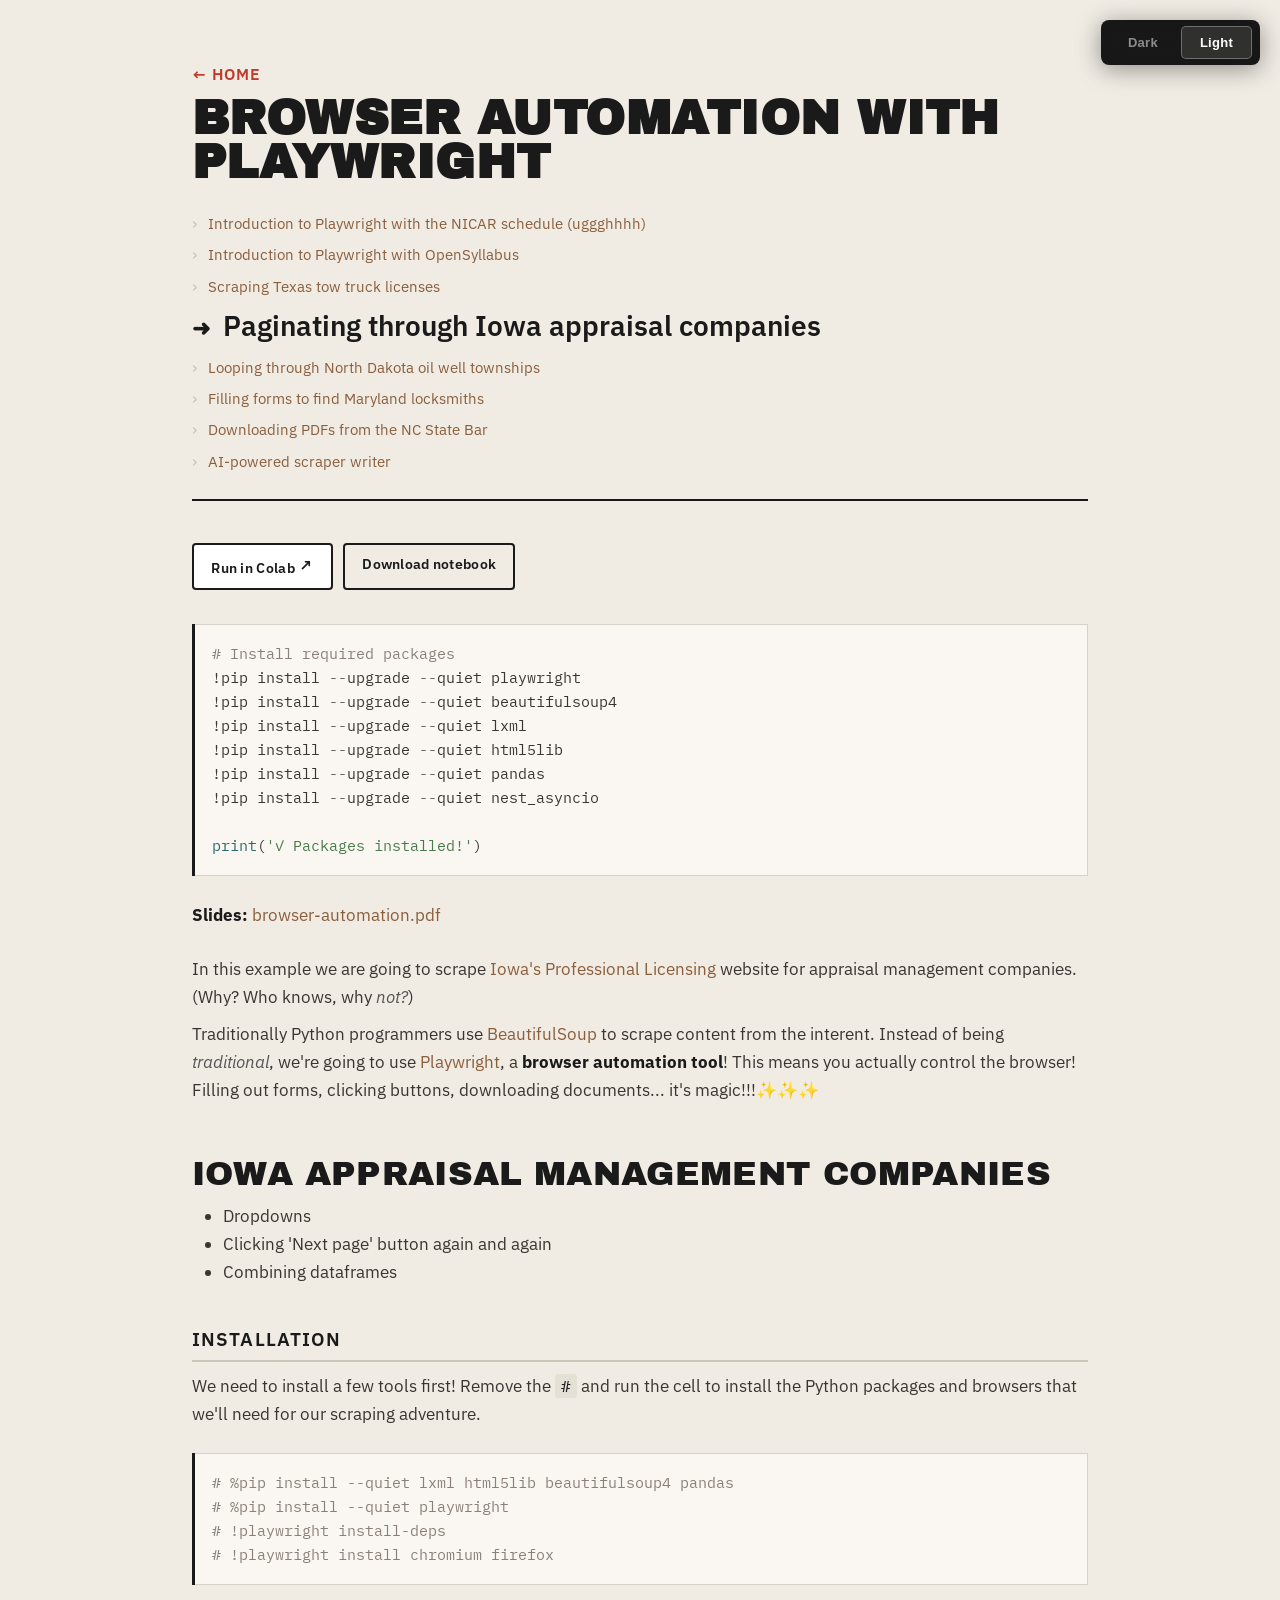
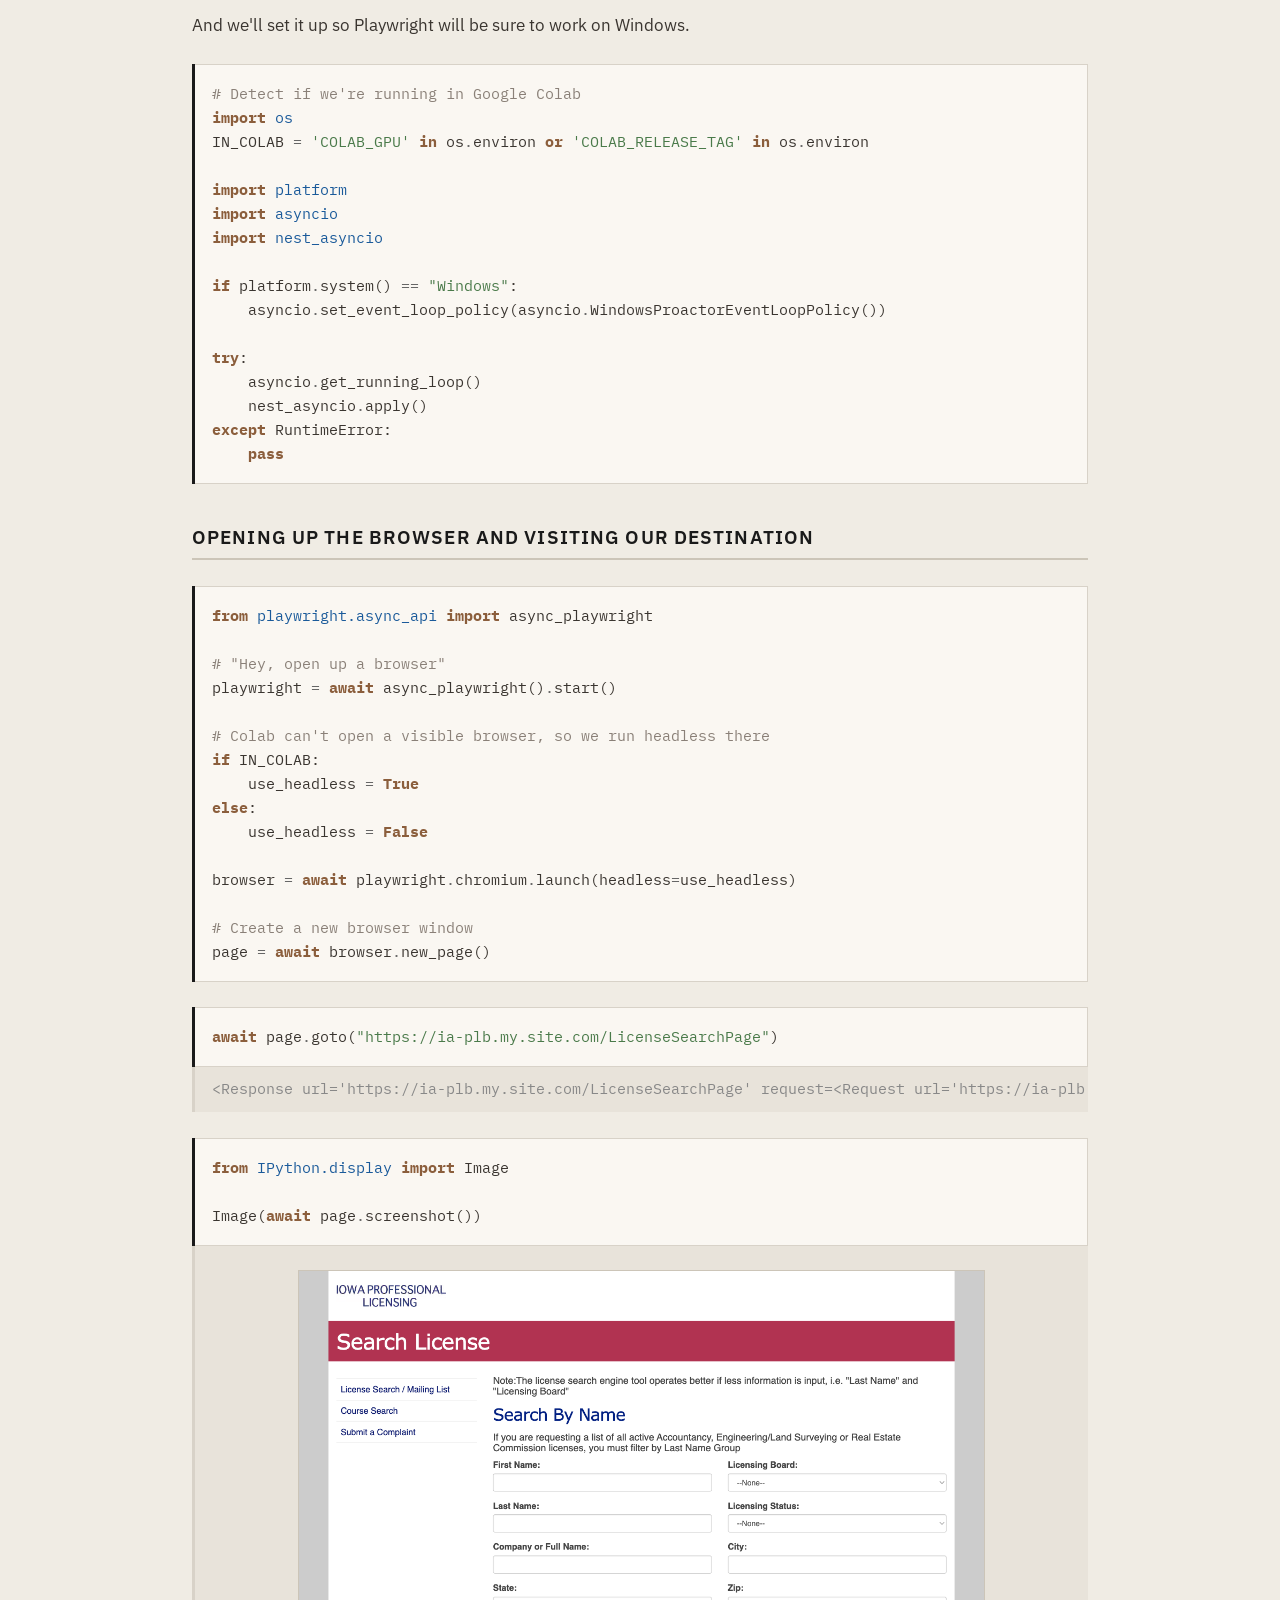
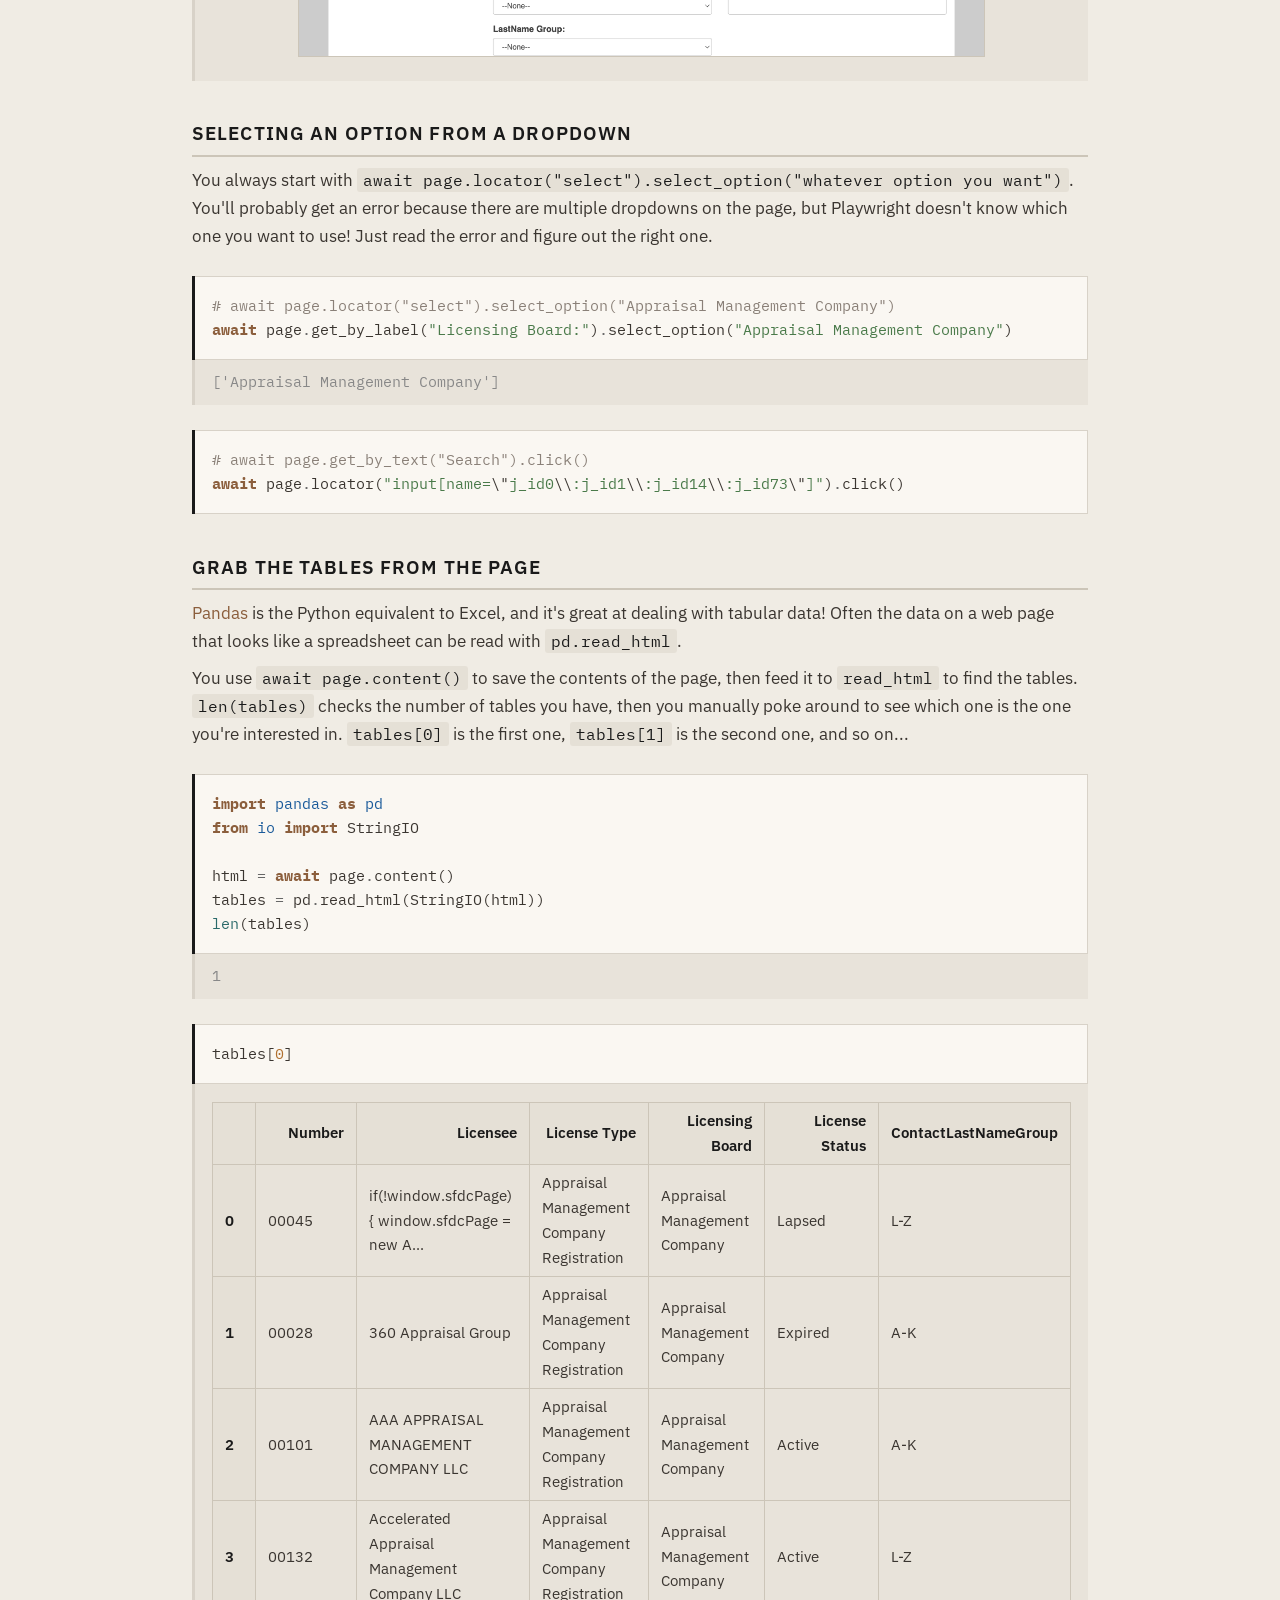
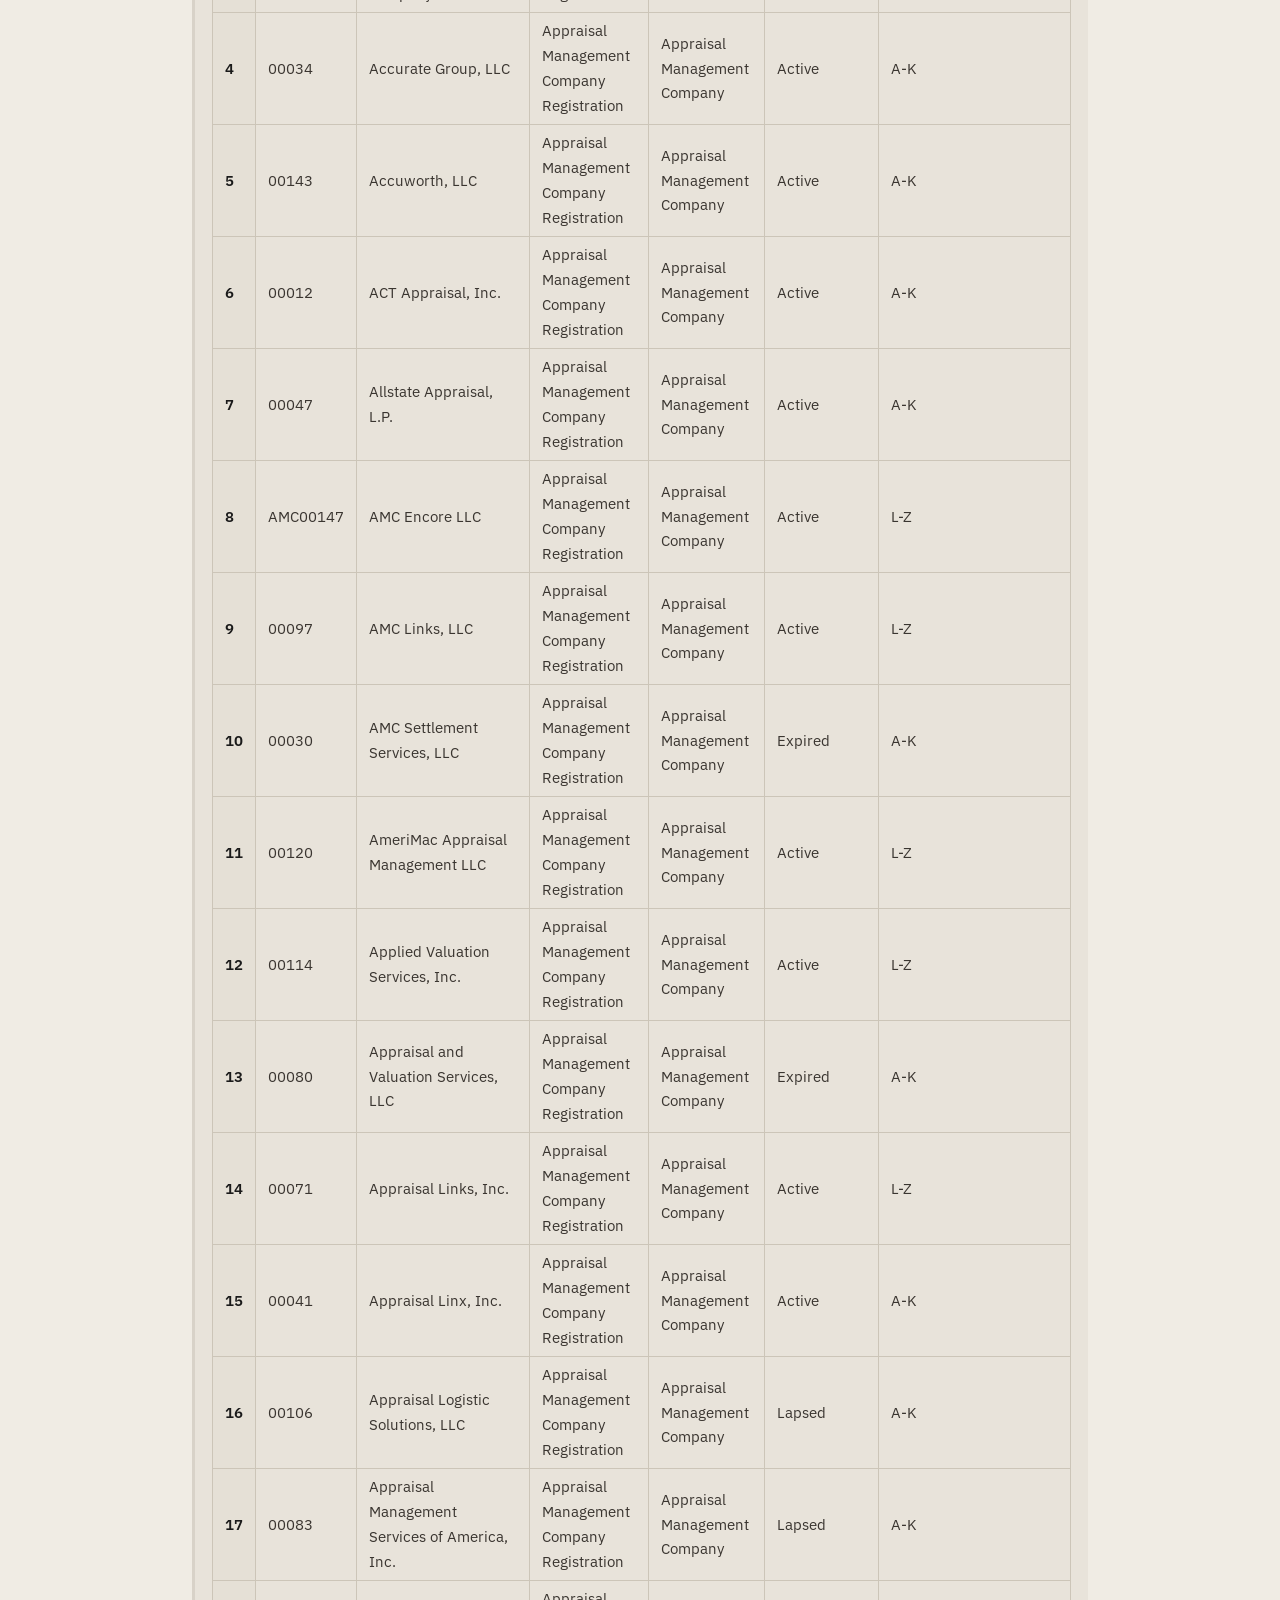
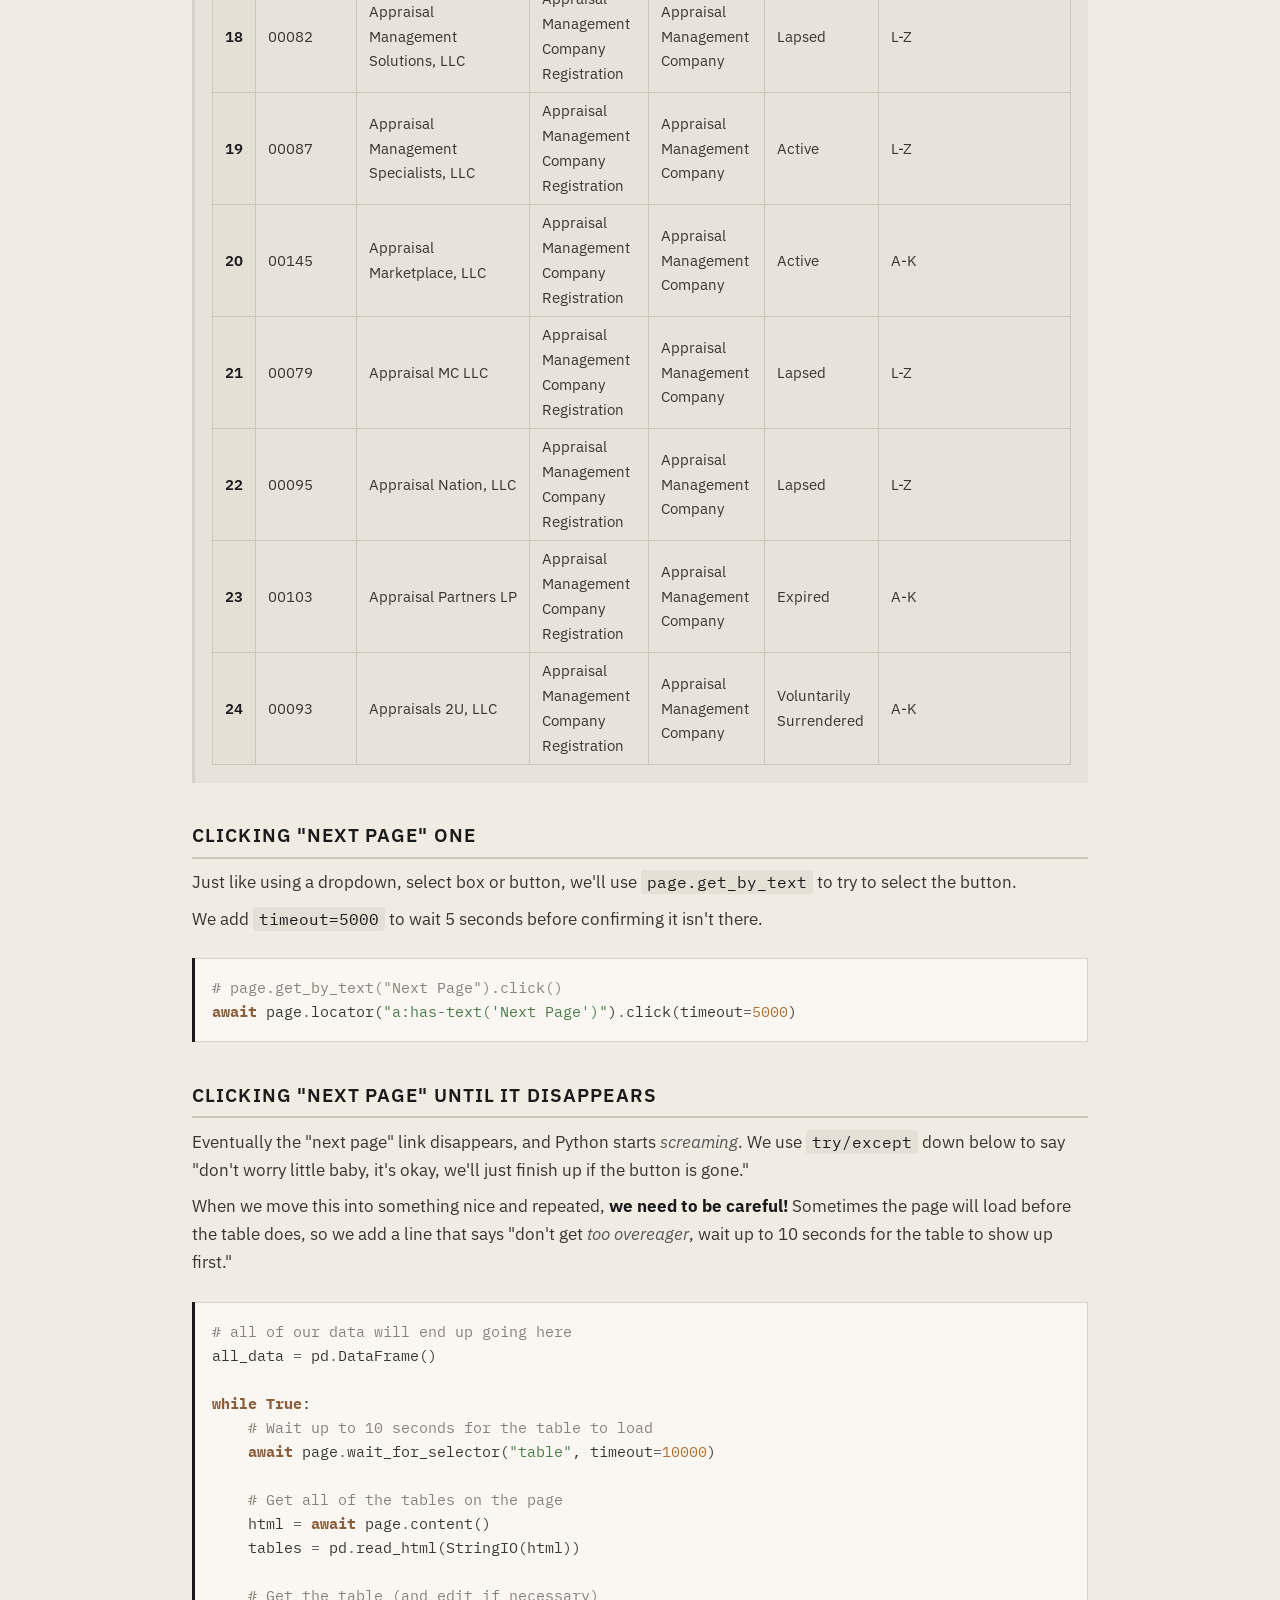
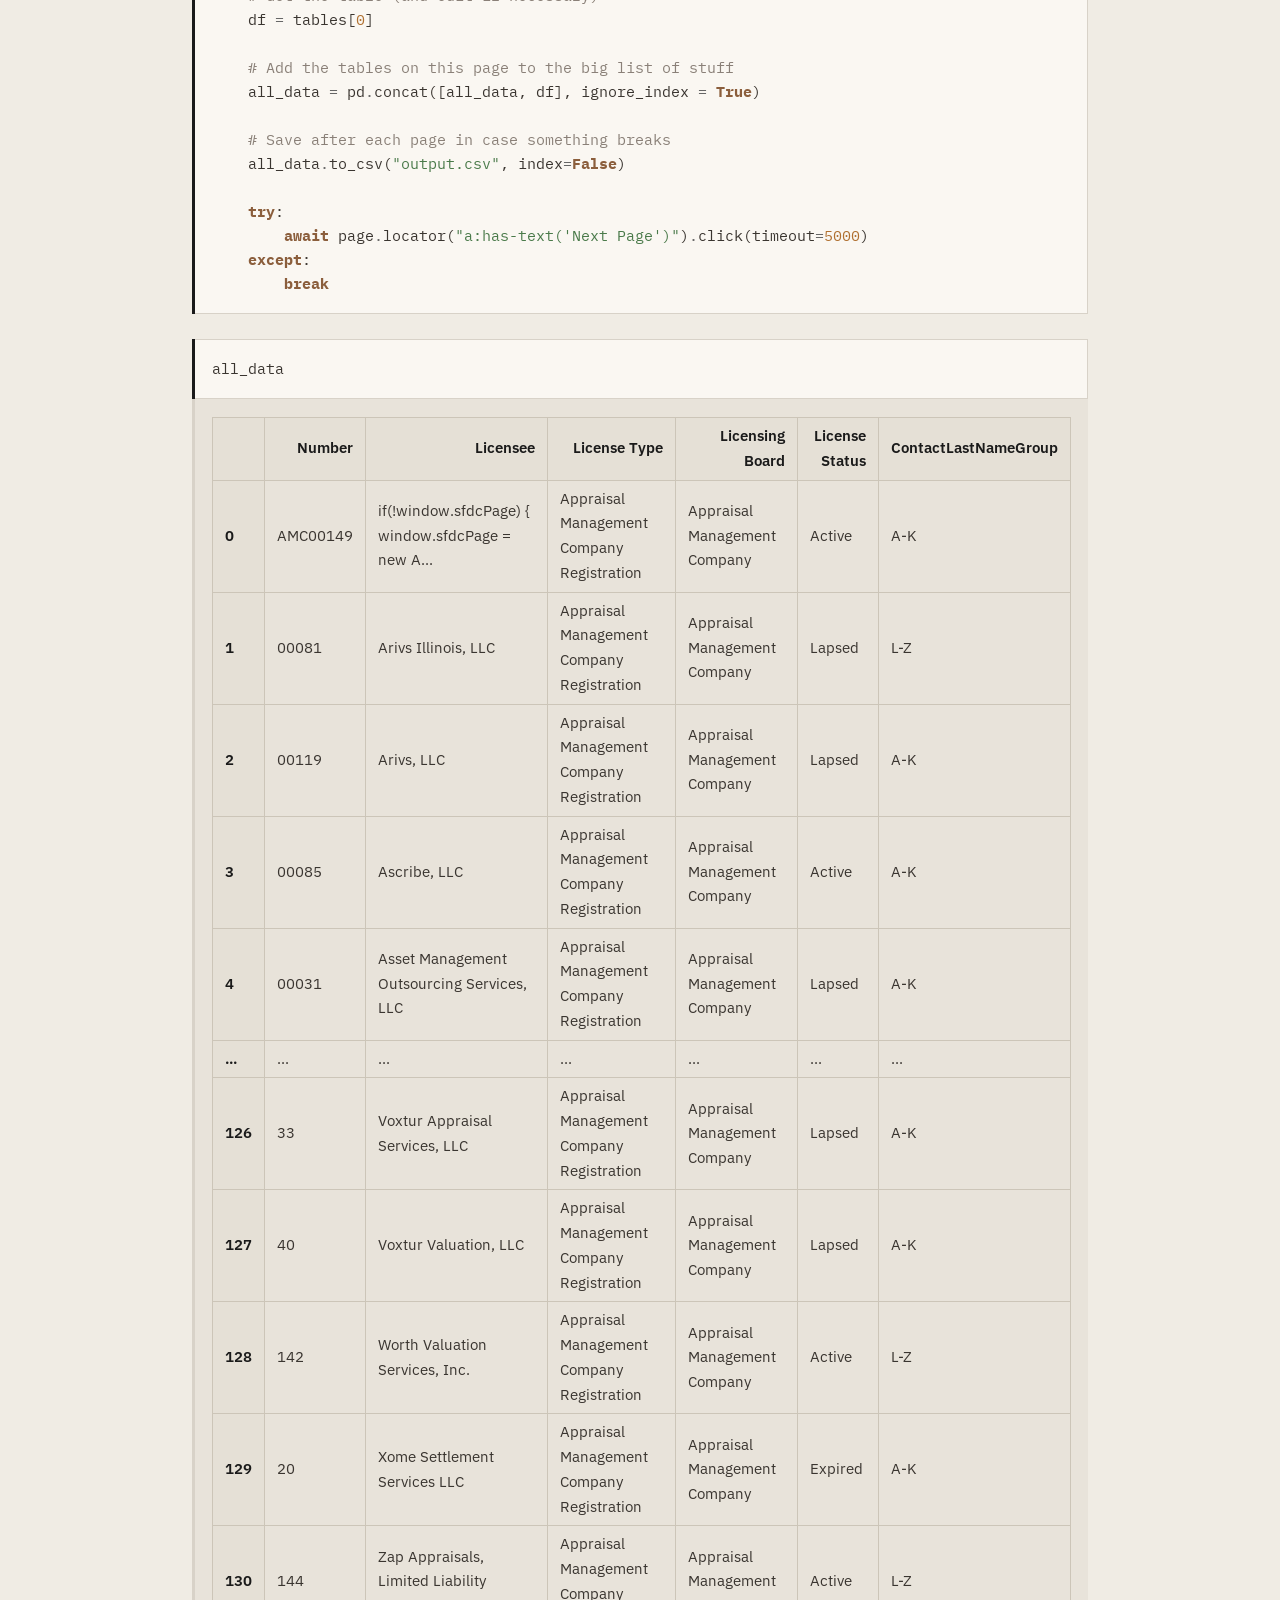
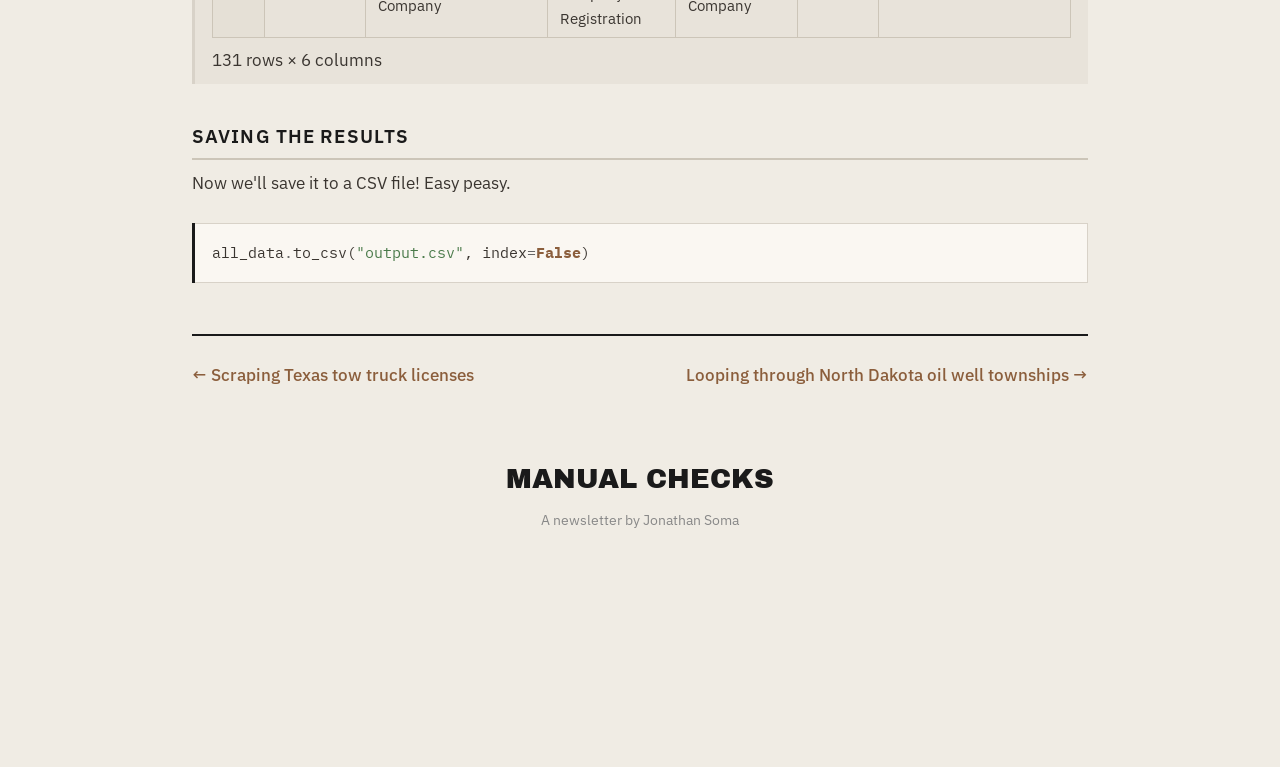
<file: docs/browser-automation/02-iowa-appraisal-management-companies-ANSWERS.html>
<!DOCTYPE html>
<html lang="en">
<head>
    <meta charset="utf-8">
    <meta name="viewport" content="width=device-width, initial-scale=1">
    <title>Paginating through Iowa appraisal companies</title>

    <link rel="preconnect" href="https://fonts.googleapis.com">
    <link rel="preconnect" href="https://fonts.gstatic.com" crossorigin>
    <link href="https://fonts.googleapis.com/css2?family=Playfair+Display:ital,wght@0,400;0,700;1,400;1,700&family=Source+Serif+4:ital,opsz,wght@0,8..60,400;0,8..60,600;1,8..60,400&family=Inter:wght@400;500;600&family=Archivo+Black&family=IBM+Plex+Mono:wght@400;500&family=IBM+Plex+Sans:wght@400;500;600&display=swap" rel="stylesheet">
    <link rel="stylesheet" href="../static/base.css">
    
<link rel="stylesheet" href="../static/read.css">

    <script>
    // Set theme before paint to avoid FOUC
    (function(){var s=localStorage.getItem('theme');var t=s||(window.matchMedia('(prefers-color-scheme: light)').matches?'light':'dark');document.documentElement.className='theme-'+(t==='dark'?'noir':'broadsheet');})();
    </script>
</head>
<body>

<div class="theme-switcher">
    <button class="active" onclick="setTheme('dark', this)">Dark</button>
    <button onclick="setTheme('light', this)">Light</button>
</div>

<div class="page">
    

<nav class="nb-topnav">
    <a href="../index.html" class="nb-topnav-home">&larr; Home</a>
    
    <div class="nb-topnav-title">Browser automation with Playwright</div>
    
    <ol class="nb-topnav-list">
        
        <li>
            
            <a href="00-nicar-ANSWERS.html">Introduction to Playwright with the NICAR schedule (uggghhhh)</a>
            
        </li>
        
        <li>
            
            <a href="00-opensyllabus-ANSWERS.html">Introduction to Playwright with OpenSyllabus</a>
            
        </li>
        
        <li>
            
            <a href="01-texas-tow-trucks-licenses-ANSWERS.html">Scraping Texas tow truck licenses</a>
            
        </li>
        
        <li class="is-current">
            
            <span class="nb-topnav-current">Paginating through Iowa appraisal companies</span>
            
        </li>
        
        <li>
            
            <a href="03-north-dakota-oil-wells-ANSWERS.html">Looping through North Dakota oil well townships</a>
            
        </li>
        
        <li>
            
            <a href="04-maryland-locksmiths-ANSWERS.html">Filling forms to find Maryland locksmiths</a>
            
        </li>
        
        <li>
            
            <a href="05-nc-state-bar-discipline-orders-ANSWERS.html">Downloading PDFs from the NC State Bar</a>
            
        </li>
        
        <li>
            
            <a href="06-scraper-writer-ANSWERS.html">AI-powered scraper writer</a>
            
        </li>
        
    </ol>
</nav>



<div class="nb-actions">
    <a href="https://colab.research.google.com/github/jsoma/workshop-browser-automation/blob/main/docs/browser-automation/02-iowa-appraisal-management-companies-ANSWERS.ipynb" class="nb-action-btn nb-action-colab" target="_blank" rel="noopener">Run in Colab</a>
    <a href="02-iowa-appraisal-management-companies-ANSWERS.ipynb" class="nb-action-btn nb-action-download" download>Download notebook</a>
</div>


<div class="cell border-box-sizing code_cell rendered" id="cell-id=676ece96">
<div class="input">
<div class="prompt input_prompt">In [ ]:</div>
<div class="inner_cell">
<div class="input_area">
<div class="highlight hl-ipython3"><pre><span></span><span class="c1"># Install required packages</span>
<span class="err">!</span><span class="n">pip</span> <span class="n">install</span> <span class="o">--</span><span class="n">upgrade</span> <span class="o">--</span><span class="n">quiet</span> <span class="n">playwright</span>
<span class="err">!</span><span class="n">pip</span> <span class="n">install</span> <span class="o">--</span><span class="n">upgrade</span> <span class="o">--</span><span class="n">quiet</span> <span class="n">beautifulsoup4</span>
<span class="err">!</span><span class="n">pip</span> <span class="n">install</span> <span class="o">--</span><span class="n">upgrade</span> <span class="o">--</span><span class="n">quiet</span> <span class="n">lxml</span>
<span class="err">!</span><span class="n">pip</span> <span class="n">install</span> <span class="o">--</span><span class="n">upgrade</span> <span class="o">--</span><span class="n">quiet</span> <span class="n">html5lib</span>
<span class="err">!</span><span class="n">pip</span> <span class="n">install</span> <span class="o">--</span><span class="n">upgrade</span> <span class="o">--</span><span class="n">quiet</span> <span class="n">pandas</span>
<span class="err">!</span><span class="n">pip</span> <span class="n">install</span> <span class="o">--</span><span class="n">upgrade</span> <span class="o">--</span><span class="n">quiet</span> <span class="n">nest_asyncio</span>

<span class="nb">print</span><span class="p">(</span><span class="s1">'✓ Packages installed!'</span><span class="p">)</span>
</pre></div>
</div>
</div>
</div>
</div>
<div class="cell border-box-sizing text_cell rendered" id="cell-id=481e1cc0"><div class="prompt input_prompt">
</div><div class="inner_cell">
<div class="text_cell_render border-box-sizing rendered_html">
<p><strong>Slides:</strong> <a href="./browser-automation.pdf">browser-automation.pdf</a></p>
</div>
</div>
</div>
<div class="cell border-box-sizing text_cell rendered" id="cell-id=8931d253-a87f-4a5f-b5b3-3438d6aaa624"><div class="prompt input_prompt">
</div><div class="inner_cell">
<div class="text_cell_render border-box-sizing rendered_html">
<p>In this example we are going to scrape <a href="https://ia-plb.my.site.com/LicenseSearchPage">Iowa's Professional Licensing</a> website for appraisal management companies. (Why? Who knows, why <em>not?</em>)</p>
<p>Traditionally Python programmers use <a href="https://beautiful-soup-4.readthedocs.io/en/latest/">BeautifulSoup</a> to scrape content from the interent. Instead of being <em>traditional</em>, we're going to use <a href="https://playwright.dev/python/">Playwright</a>, a <strong>browser automation tool</strong>! This means you actually control the browser! Filling out forms, clicking buttons, downloading documents... it's magic!!!✨✨✨</p>
<h1 id="Iowa-Appraisal-Management-Companies">Iowa Appraisal Management Companies<a class="anchor-link" href="#Iowa-Appraisal-Management-Companies">¶</a></h1><ul>
<li>Dropdowns</li>
<li>Clicking 'Next page' button again and again</li>
<li>Combining dataframes</li>
</ul>
</div>
</div>
</div>
<div class="cell border-box-sizing text_cell rendered" id="cell-id=71af9e3e-a65a-42bb-9c69-bf7b85b83263"><div class="prompt input_prompt">
</div><div class="inner_cell">
<div class="text_cell_render border-box-sizing rendered_html">
<h2 id="Installation">Installation<a class="anchor-link" href="#Installation">¶</a></h2><p>We need to install a few tools first! Remove the <code>#</code> and run the cell to install the Python packages and browsers that we'll need for our scraping adventure.</p>
</div>
</div>
</div>
<div class="cell border-box-sizing code_cell rendered" id="cell-id=f7216c80-6474-48f8-9f27-768ad8cc88cc">
<div class="input">
<div class="prompt input_prompt">In [1]:</div>
<div class="inner_cell">
<div class="input_area">
<div class="highlight hl-ipython3"><pre><span></span><span class="c1"># %pip install --quiet lxml html5lib beautifulsoup4 pandas</span>
<span class="c1"># %pip install --quiet playwright</span>
<span class="c1"># !playwright install-deps</span>
<span class="c1"># !playwright install chromium firefox</span>
</pre></div>
</div>
</div>
</div>
</div>
<div class="cell border-box-sizing text_cell rendered" id="cell-id=781107d3"><div class="prompt input_prompt">
</div><div class="inner_cell">
<div class="text_cell_render border-box-sizing rendered_html">
<p>And we'll set it up so Playwright will be sure to work on Windows.</p>
</div>
</div>
</div>
<div class="cell border-box-sizing code_cell rendered" id="cell-id=8d2d8698">
<div class="input">
<div class="prompt input_prompt">In [2]:</div>
<div class="inner_cell">
<div class="input_area">
<div class="highlight hl-ipython3"><pre><span></span><span class="c1"># Detect if we're running in Google Colab</span>
<span class="kn">import</span><span class="w"> </span><span class="nn">os</span>
<span class="n">IN_COLAB</span> <span class="o">=</span> <span class="s1">'COLAB_GPU'</span> <span class="ow">in</span> <span class="n">os</span><span class="o">.</span><span class="n">environ</span> <span class="ow">or</span> <span class="s1">'COLAB_RELEASE_TAG'</span> <span class="ow">in</span> <span class="n">os</span><span class="o">.</span><span class="n">environ</span>

<span class="kn">import</span><span class="w"> </span><span class="nn">platform</span>
<span class="kn">import</span><span class="w"> </span><span class="nn">asyncio</span>
<span class="kn">import</span><span class="w"> </span><span class="nn">nest_asyncio</span>

<span class="k">if</span> <span class="n">platform</span><span class="o">.</span><span class="n">system</span><span class="p">()</span> <span class="o">==</span> <span class="s2">"Windows"</span><span class="p">:</span>
    <span class="n">asyncio</span><span class="o">.</span><span class="n">set_event_loop_policy</span><span class="p">(</span><span class="n">asyncio</span><span class="o">.</span><span class="n">WindowsProactorEventLoopPolicy</span><span class="p">())</span>

<span class="k">try</span><span class="p">:</span>
    <span class="n">asyncio</span><span class="o">.</span><span class="n">get_running_loop</span><span class="p">()</span>
    <span class="n">nest_asyncio</span><span class="o">.</span><span class="n">apply</span><span class="p">()</span>
<span class="k">except</span> <span class="ne">RuntimeError</span><span class="p">:</span>
    <span class="k">pass</span>
</pre></div>
</div>
</div>
</div>
</div>
<div class="cell border-box-sizing text_cell rendered" id="cell-id=82263051-f3ac-4f54-b29f-cad7a871b661"><div class="prompt input_prompt">
</div><div class="inner_cell">
<div class="text_cell_render border-box-sizing rendered_html">
<h2 id="Opening-up-the-browser-and-visiting-our-destination">Opening up the browser and visiting our destination<a class="anchor-link" href="#Opening-up-the-browser-and-visiting-our-destination">¶</a></h2>
</div>
</div>
</div>
<div class="cell border-box-sizing code_cell rendered" id="cell-id=69e2e5c0-9641-47c0-a71a-122fb40589f2">
<div class="input">
<div class="prompt input_prompt">In [3]:</div>
<div class="inner_cell">
<div class="input_area">
<div class="highlight hl-ipython3"><pre><span></span><span class="kn">from</span><span class="w"> </span><span class="nn">playwright.async_api</span><span class="w"> </span><span class="kn">import</span> <span class="n">async_playwright</span>

<span class="c1"># "Hey, open up a browser"</span>
<span class="n">playwright</span> <span class="o">=</span> <span class="k">await</span> <span class="n">async_playwright</span><span class="p">()</span><span class="o">.</span><span class="n">start</span><span class="p">()</span>

<span class="c1"># Colab can't open a visible browser, so we run headless there</span>
<span class="k">if</span> <span class="n">IN_COLAB</span><span class="p">:</span>
    <span class="n">use_headless</span> <span class="o">=</span> <span class="kc">True</span>
<span class="k">else</span><span class="p">:</span>
    <span class="n">use_headless</span> <span class="o">=</span> <span class="kc">False</span>

<span class="n">browser</span> <span class="o">=</span> <span class="k">await</span> <span class="n">playwright</span><span class="o">.</span><span class="n">chromium</span><span class="o">.</span><span class="n">launch</span><span class="p">(</span><span class="n">headless</span><span class="o">=</span><span class="n">use_headless</span><span class="p">)</span>

<span class="c1"># Create a new browser window</span>
<span class="n">page</span> <span class="o">=</span> <span class="k">await</span> <span class="n">browser</span><span class="o">.</span><span class="n">new_page</span><span class="p">()</span>
</pre></div>
</div>
</div>
</div>
</div>
<div class="cell border-box-sizing code_cell rendered" id="cell-id=2e2396e4-9eb2-44c3-8961-3266188eb1bb">
<div class="input">
<div class="prompt input_prompt">In [4]:</div>
<div class="inner_cell">
<div class="input_area">
<div class="highlight hl-ipython3"><pre><span></span><span class="k">await</span> <span class="n">page</span><span class="o">.</span><span class="n">goto</span><span class="p">(</span><span class="s2">"https://ia-plb.my.site.com/LicenseSearchPage"</span><span class="p">)</span>
</pre></div>
</div>
</div>
</div>
<div class="output_wrapper">
<div class="output">
<div class="output_area">
<div class="prompt output_prompt">Out[4]:</div>
<div class="output_text output_subarea output_execute_result">
<pre>&lt;Response url='https://ia-plb.my.site.com/LicenseSearchPage' request=&lt;Request url='https://ia-plb.my.site.com/LicenseSearchPage' method='GET'&gt;&gt;</pre>
</div>
</div>
</div>
</div>
</div>
<div class="cell border-box-sizing code_cell rendered" id="cell-id=35ed922a">
<div class="input">
<div class="prompt input_prompt">In [5]:</div>
<div class="inner_cell">
<div class="input_area">
<div class="highlight hl-ipython3"><pre><span></span><span class="kn">from</span><span class="w"> </span><span class="nn">IPython.display</span><span class="w"> </span><span class="kn">import</span> <span class="n">Image</span>

<span class="n">Image</span><span class="p">(</span><span class="k">await</span> <span class="n">page</span><span class="o">.</span><span class="n">screenshot</span><span class="p">())</span>
</pre></div>
</div>
</div>
</div>
<div class="output_wrapper">
<div class="output">
<div class="output_area">
<div class="prompt output_prompt">Out[5]:</div>
<div class="output_png output_subarea output_execute_result">
<img alt="No description has been provided for this image" src="[data-uri]"/>
</div>
</div>
</div>
</div>
</div>
<div class="cell border-box-sizing text_cell rendered" id="cell-id=143bce03-5632-4698-a86e-2fa2d8100b02"><div class="prompt input_prompt">
</div><div class="inner_cell">
<div class="text_cell_render border-box-sizing rendered_html">
<h2 id="Selecting-an-option-from-a-dropdown">Selecting an option from a dropdown<a class="anchor-link" href="#Selecting-an-option-from-a-dropdown">¶</a></h2><p>You always start with <code>await page.locator("select").select_option("whatever option you want")</code>. You'll probably get an error because there are multiple dropdowns on the page, but Playwright doesn't know which one you want to use! Just read the error and figure out the right one.</p>
</div>
</div>
</div>
<div class="cell border-box-sizing code_cell rendered" id="cell-id=6a4af410-be35-4e4b-b907-faf13935dbba">
<div class="input">
<div class="prompt input_prompt">In [6]:</div>
<div class="inner_cell">
<div class="input_area">
<div class="highlight hl-ipython3"><pre><span></span><span class="c1"># await page.locator("select").select_option("Appraisal Management Company")</span>
<span class="k">await</span> <span class="n">page</span><span class="o">.</span><span class="n">get_by_label</span><span class="p">(</span><span class="s2">"Licensing Board:"</span><span class="p">)</span><span class="o">.</span><span class="n">select_option</span><span class="p">(</span><span class="s2">"Appraisal Management Company"</span><span class="p">)</span>
</pre></div>
</div>
</div>
</div>
<div class="output_wrapper">
<div class="output">
<div class="output_area">
<div class="prompt output_prompt">Out[6]:</div>
<div class="output_text output_subarea output_execute_result">
<pre>['Appraisal Management Company']</pre>
</div>
</div>
</div>
</div>
</div>
<div class="cell border-box-sizing code_cell rendered" id="cell-id=5cc1c555-1d1b-499f-98f5-9d8d2316b77d">
<div class="input">
<div class="prompt input_prompt">In [7]:</div>
<div class="inner_cell">
<div class="input_area">
<div class="highlight hl-ipython3"><pre><span></span><span class="c1"># await page.get_by_text("Search").click()</span>
<span class="k">await</span> <span class="n">page</span><span class="o">.</span><span class="n">locator</span><span class="p">(</span><span class="s2">"input[name=</span><span class="se">\"</span><span class="s2">j_id0</span><span class="se">\\</span><span class="s2">:j_id1</span><span class="se">\\</span><span class="s2">:j_id14</span><span class="se">\\</span><span class="s2">:j_id73</span><span class="se">\"</span><span class="s2">]"</span><span class="p">)</span><span class="o">.</span><span class="n">click</span><span class="p">()</span>
</pre></div>
</div>
</div>
</div>
</div>
<div class="cell border-box-sizing text_cell rendered" id="cell-id=9a162dd7-465f-4975-bcc0-2769ff6ce6ca"><div class="prompt input_prompt">
</div><div class="inner_cell">
<div class="text_cell_render border-box-sizing rendered_html">
<h2 id="Grab-the-tables-from-the-page">Grab the tables from the page<a class="anchor-link" href="#Grab-the-tables-from-the-page">¶</a></h2><p><a href="https://pandas.pydata.org/">Pandas</a> is the Python equivalent to Excel, and it's great at dealing with tabular data! Often the data on a web page that looks like a spreadsheet can be read with <code>pd.read_html</code>.</p>
<p>You use <code>await page.content()</code> to save the contents of the page, then feed it to <code>read_html</code> to find the tables. <code>len(tables)</code> checks the number of tables you have, then you manually poke around to see which one is the one you're interested in. <code>tables[0]</code> is the first one, <code>tables[1]</code> is the second one, and so on...</p>
</div>
</div>
</div>
<div class="cell border-box-sizing code_cell rendered" id="cell-id=66be6a9b-c861-4e5a-b95e-3de2548c225b">
<div class="input">
<div class="prompt input_prompt">In [8]:</div>
<div class="inner_cell">
<div class="input_area">
<div class="highlight hl-ipython3"><pre><span></span><span class="kn">import</span><span class="w"> </span><span class="nn">pandas</span><span class="w"> </span><span class="k">as</span><span class="w"> </span><span class="nn">pd</span>
<span class="kn">from</span><span class="w"> </span><span class="nn">io</span><span class="w"> </span><span class="kn">import</span> <span class="n">StringIO</span>

<span class="n">html</span> <span class="o">=</span> <span class="k">await</span> <span class="n">page</span><span class="o">.</span><span class="n">content</span><span class="p">()</span>
<span class="n">tables</span> <span class="o">=</span> <span class="n">pd</span><span class="o">.</span><span class="n">read_html</span><span class="p">(</span><span class="n">StringIO</span><span class="p">(</span><span class="n">html</span><span class="p">))</span>
<span class="nb">len</span><span class="p">(</span><span class="n">tables</span><span class="p">)</span>
</pre></div>
</div>
</div>
</div>
<div class="output_wrapper">
<div class="output">
<div class="output_area">
<div class="prompt output_prompt">Out[8]:</div>
<div class="output_text output_subarea output_execute_result">
<pre>1</pre>
</div>
</div>
</div>
</div>
</div>
<div class="cell border-box-sizing code_cell rendered" id="cell-id=d35c6e02-fa86-4075-b80b-f15e81ed4de3">
<div class="input">
<div class="prompt input_prompt">In [9]:</div>
<div class="inner_cell">
<div class="input_area">
<div class="highlight hl-ipython3"><pre><span></span><span class="n">tables</span><span class="p">[</span><span class="mi">0</span><span class="p">]</span>
</pre></div>
</div>
</div>
</div>
<div class="output_wrapper">
<div class="output">
<div class="output_area">
<div class="prompt output_prompt">Out[9]:</div>
<div class="output_html rendered_html output_subarea output_execute_result"><div>
<style scoped="">
    .dataframe tbody tr th:only-of-type {
        vertical-align: middle;
    }

    .dataframe tbody tr th {
        vertical-align: top;
    }

    .dataframe thead th {
        text-align: right;
    }
</style>
<table border="1" class="dataframe">
<thead>
<tr style="text-align: right;">
<th></th>
<th>Number</th>
<th>Licensee</th>
<th>License Type</th>
<th>Licensing Board</th>
<th>License Status</th>
<th>ContactLastNameGroup</th>
</tr>
</thead>
<tbody>
<tr>
<th>0</th>
<td>00045</td>
<td>if(!window.sfdcPage) { window.sfdcPage = new A...</td>
<td>Appraisal Management Company Registration</td>
<td>Appraisal Management Company</td>
<td>Lapsed</td>
<td>L-Z</td>
</tr>
<tr>
<th>1</th>
<td>00028</td>
<td>360 Appraisal Group</td>
<td>Appraisal Management Company Registration</td>
<td>Appraisal Management Company</td>
<td>Expired</td>
<td>A-K</td>
</tr>
<tr>
<th>2</th>
<td>00101</td>
<td>AAA APPRAISAL MANAGEMENT COMPANY LLC</td>
<td>Appraisal Management Company Registration</td>
<td>Appraisal Management Company</td>
<td>Active</td>
<td>A-K</td>
</tr>
<tr>
<th>3</th>
<td>00132</td>
<td>Accelerated Appraisal Management Company LLC</td>
<td>Appraisal Management Company Registration</td>
<td>Appraisal Management Company</td>
<td>Active</td>
<td>L-Z</td>
</tr>
<tr>
<th>4</th>
<td>00034</td>
<td>Accurate Group, LLC</td>
<td>Appraisal Management Company Registration</td>
<td>Appraisal Management Company</td>
<td>Active</td>
<td>A-K</td>
</tr>
<tr>
<th>5</th>
<td>00143</td>
<td>Accuworth, LLC</td>
<td>Appraisal Management Company Registration</td>
<td>Appraisal Management Company</td>
<td>Active</td>
<td>A-K</td>
</tr>
<tr>
<th>6</th>
<td>00012</td>
<td>ACT Appraisal, Inc.</td>
<td>Appraisal Management Company Registration</td>
<td>Appraisal Management Company</td>
<td>Active</td>
<td>A-K</td>
</tr>
<tr>
<th>7</th>
<td>00047</td>
<td>Allstate Appraisal, L.P.</td>
<td>Appraisal Management Company Registration</td>
<td>Appraisal Management Company</td>
<td>Active</td>
<td>A-K</td>
</tr>
<tr>
<th>8</th>
<td>AMC00147</td>
<td>AMC Encore LLC</td>
<td>Appraisal Management Company Registration</td>
<td>Appraisal Management Company</td>
<td>Active</td>
<td>L-Z</td>
</tr>
<tr>
<th>9</th>
<td>00097</td>
<td>AMC Links, LLC</td>
<td>Appraisal Management Company Registration</td>
<td>Appraisal Management Company</td>
<td>Active</td>
<td>L-Z</td>
</tr>
<tr>
<th>10</th>
<td>00030</td>
<td>AMC Settlement Services, LLC</td>
<td>Appraisal Management Company Registration</td>
<td>Appraisal Management Company</td>
<td>Expired</td>
<td>A-K</td>
</tr>
<tr>
<th>11</th>
<td>00120</td>
<td>AmeriMac Appraisal Management LLC</td>
<td>Appraisal Management Company Registration</td>
<td>Appraisal Management Company</td>
<td>Active</td>
<td>L-Z</td>
</tr>
<tr>
<th>12</th>
<td>00114</td>
<td>Applied Valuation Services, Inc.</td>
<td>Appraisal Management Company Registration</td>
<td>Appraisal Management Company</td>
<td>Active</td>
<td>L-Z</td>
</tr>
<tr>
<th>13</th>
<td>00080</td>
<td>Appraisal and Valuation Services, LLC</td>
<td>Appraisal Management Company Registration</td>
<td>Appraisal Management Company</td>
<td>Expired</td>
<td>A-K</td>
</tr>
<tr>
<th>14</th>
<td>00071</td>
<td>Appraisal Links, Inc.</td>
<td>Appraisal Management Company Registration</td>
<td>Appraisal Management Company</td>
<td>Active</td>
<td>L-Z</td>
</tr>
<tr>
<th>15</th>
<td>00041</td>
<td>Appraisal Linx, Inc.</td>
<td>Appraisal Management Company Registration</td>
<td>Appraisal Management Company</td>
<td>Active</td>
<td>A-K</td>
</tr>
<tr>
<th>16</th>
<td>00106</td>
<td>Appraisal Logistic Solutions, LLC</td>
<td>Appraisal Management Company Registration</td>
<td>Appraisal Management Company</td>
<td>Lapsed</td>
<td>A-K</td>
</tr>
<tr>
<th>17</th>
<td>00083</td>
<td>Appraisal Management Services of America, Inc.</td>
<td>Appraisal Management Company Registration</td>
<td>Appraisal Management Company</td>
<td>Lapsed</td>
<td>A-K</td>
</tr>
<tr>
<th>18</th>
<td>00082</td>
<td>Appraisal Management Solutions, LLC</td>
<td>Appraisal Management Company Registration</td>
<td>Appraisal Management Company</td>
<td>Lapsed</td>
<td>L-Z</td>
</tr>
<tr>
<th>19</th>
<td>00087</td>
<td>Appraisal Management Specialists, LLC</td>
<td>Appraisal Management Company Registration</td>
<td>Appraisal Management Company</td>
<td>Active</td>
<td>L-Z</td>
</tr>
<tr>
<th>20</th>
<td>00145</td>
<td>Appraisal Marketplace, LLC</td>
<td>Appraisal Management Company Registration</td>
<td>Appraisal Management Company</td>
<td>Active</td>
<td>A-K</td>
</tr>
<tr>
<th>21</th>
<td>00079</td>
<td>Appraisal MC LLC</td>
<td>Appraisal Management Company Registration</td>
<td>Appraisal Management Company</td>
<td>Lapsed</td>
<td>L-Z</td>
</tr>
<tr>
<th>22</th>
<td>00095</td>
<td>Appraisal Nation, LLC</td>
<td>Appraisal Management Company Registration</td>
<td>Appraisal Management Company</td>
<td>Lapsed</td>
<td>L-Z</td>
</tr>
<tr>
<th>23</th>
<td>00103</td>
<td>Appraisal Partners LP</td>
<td>Appraisal Management Company Registration</td>
<td>Appraisal Management Company</td>
<td>Expired</td>
<td>A-K</td>
</tr>
<tr>
<th>24</th>
<td>00093</td>
<td>Appraisals 2U, LLC</td>
<td>Appraisal Management Company Registration</td>
<td>Appraisal Management Company</td>
<td>Voluntarily Surrendered</td>
<td>A-K</td>
</tr>
</tbody>
</table>
</div></div>
</div>
</div>
</div>
</div>
<div class="cell border-box-sizing text_cell rendered" id="cell-id=4609a7d1-73bc-4027-82a6-1568d23d54f0"><div class="prompt input_prompt">
</div><div class="inner_cell">
<div class="text_cell_render border-box-sizing rendered_html">
<h2 id="Clicking-%22next-page%22-one">Clicking "next page" one<a class="anchor-link" href="#Clicking-%22next-page%22-one">¶</a></h2><p>Just like using a dropdown, select box or button, we'll use <code>page.get_by_text</code> to try to select the button.</p>
<p>We add <code>timeout=5000</code> to wait 5 seconds before confirming it isn't there.</p>
</div>
</div>
</div>
<div class="cell border-box-sizing code_cell rendered" id="cell-id=4ebbc24e-5ee3-40c0-8e2e-68e72d3d58d6">
<div class="input">
<div class="prompt input_prompt">In [10]:</div>
<div class="inner_cell">
<div class="input_area">
<div class="highlight hl-ipython3"><pre><span></span><span class="c1"># page.get_by_text("Next Page").click()</span>
<span class="k">await</span> <span class="n">page</span><span class="o">.</span><span class="n">locator</span><span class="p">(</span><span class="s2">"a:has-text('Next Page')"</span><span class="p">)</span><span class="o">.</span><span class="n">click</span><span class="p">(</span><span class="n">timeout</span><span class="o">=</span><span class="mi">5000</span><span class="p">)</span>
</pre></div>
</div>
</div>
</div>
</div>
<div class="cell border-box-sizing text_cell rendered" id="cell-id=577ff105-01b9-4069-abcf-177f2b6208b4"><div class="prompt input_prompt">
</div><div class="inner_cell">
<div class="text_cell_render border-box-sizing rendered_html">
<h2 id="Clicking-%22next-page%22-until-it-disappears">Clicking "next page" until it disappears<a class="anchor-link" href="#Clicking-%22next-page%22-until-it-disappears">¶</a></h2><p>Eventually the "next page" link disappears, and Python starts <em>screaming</em>. We use <code>try/except</code> down below to say "don't worry little baby, it's okay, we'll just finish up if the button is gone."</p>
<p>When we move this into something nice and repeated, <strong>we need to be careful!</strong> Sometimes the page will load before the table does, so we add a line that says "don't get <em>too overeager</em>, wait up to 10 seconds for the table to show up first."</p>
</div>
</div>
</div>
<div class="cell border-box-sizing code_cell rendered celltag_solution" id="cell-id=6a4102aa-4ff0-4212-9896-1db04cb0617c">
<div class="input">
<div class="prompt input_prompt">In [11]:</div>
<div class="inner_cell">
<div class="input_area">
<div class="highlight hl-ipython3"><pre><span></span><span class="c1"># all of our data will end up going here</span>
<span class="n">all_data</span> <span class="o">=</span> <span class="n">pd</span><span class="o">.</span><span class="n">DataFrame</span><span class="p">()</span>

<span class="k">while</span> <span class="kc">True</span><span class="p">:</span>
    <span class="c1"># Wait up to 10 seconds for the table to load</span>
    <span class="k">await</span> <span class="n">page</span><span class="o">.</span><span class="n">wait_for_selector</span><span class="p">(</span><span class="s2">"table"</span><span class="p">,</span> <span class="n">timeout</span><span class="o">=</span><span class="mi">10000</span><span class="p">)</span>  

    <span class="c1"># Get all of the tables on the page</span>
    <span class="n">html</span> <span class="o">=</span> <span class="k">await</span> <span class="n">page</span><span class="o">.</span><span class="n">content</span><span class="p">()</span>
    <span class="n">tables</span> <span class="o">=</span> <span class="n">pd</span><span class="o">.</span><span class="n">read_html</span><span class="p">(</span><span class="n">StringIO</span><span class="p">(</span><span class="n">html</span><span class="p">))</span>

    <span class="c1"># Get the table (and edit if necessary)</span>
    <span class="n">df</span> <span class="o">=</span> <span class="n">tables</span><span class="p">[</span><span class="mi">0</span><span class="p">]</span>

    <span class="c1"># Add the tables on this page to the big list of stuff</span>
    <span class="n">all_data</span> <span class="o">=</span> <span class="n">pd</span><span class="o">.</span><span class="n">concat</span><span class="p">([</span><span class="n">all_data</span><span class="p">,</span> <span class="n">df</span><span class="p">],</span> <span class="n">ignore_index</span> <span class="o">=</span> <span class="kc">True</span><span class="p">)</span>

    <span class="c1"># Save after each page in case something breaks</span>
    <span class="n">all_data</span><span class="o">.</span><span class="n">to_csv</span><span class="p">(</span><span class="s2">"output.csv"</span><span class="p">,</span> <span class="n">index</span><span class="o">=</span><span class="kc">False</span><span class="p">)</span>

    <span class="k">try</span><span class="p">:</span>
        <span class="k">await</span> <span class="n">page</span><span class="o">.</span><span class="n">locator</span><span class="p">(</span><span class="s2">"a:has-text('Next Page')"</span><span class="p">)</span><span class="o">.</span><span class="n">click</span><span class="p">(</span><span class="n">timeout</span><span class="o">=</span><span class="mi">5000</span><span class="p">)</span>
    <span class="k">except</span><span class="p">:</span>
        <span class="k">break</span>
</pre></div>
</div>
</div>
</div>
</div>
<div class="cell border-box-sizing code_cell rendered" id="cell-id=efc499cd-4804-4ec4-9189-b2a14fdb4c9b">
<div class="input">
<div class="prompt input_prompt">In [12]:</div>
<div class="inner_cell">
<div class="input_area">
<div class="highlight hl-ipython3"><pre><span></span><span class="n">all_data</span>
</pre></div>
</div>
</div>
</div>
<div class="output_wrapper">
<div class="output">
<div class="output_area">
<div class="prompt output_prompt">Out[12]:</div>
<div class="output_html rendered_html output_subarea output_execute_result"><div>
<style scoped="">
    .dataframe tbody tr th:only-of-type {
        vertical-align: middle;
    }

    .dataframe tbody tr th {
        vertical-align: top;
    }

    .dataframe thead th {
        text-align: right;
    }
</style>
<table border="1" class="dataframe">
<thead>
<tr style="text-align: right;">
<th></th>
<th>Number</th>
<th>Licensee</th>
<th>License Type</th>
<th>Licensing Board</th>
<th>License Status</th>
<th>ContactLastNameGroup</th>
</tr>
</thead>
<tbody>
<tr>
<th>0</th>
<td>AMC00149</td>
<td>if(!window.sfdcPage) { window.sfdcPage = new A...</td>
<td>Appraisal Management Company Registration</td>
<td>Appraisal Management Company</td>
<td>Active</td>
<td>A-K</td>
</tr>
<tr>
<th>1</th>
<td>00081</td>
<td>Arivs Illinois, LLC</td>
<td>Appraisal Management Company Registration</td>
<td>Appraisal Management Company</td>
<td>Lapsed</td>
<td>L-Z</td>
</tr>
<tr>
<th>2</th>
<td>00119</td>
<td>Arivs, LLC</td>
<td>Appraisal Management Company Registration</td>
<td>Appraisal Management Company</td>
<td>Lapsed</td>
<td>A-K</td>
</tr>
<tr>
<th>3</th>
<td>00085</td>
<td>Ascribe, LLC</td>
<td>Appraisal Management Company Registration</td>
<td>Appraisal Management Company</td>
<td>Active</td>
<td>A-K</td>
</tr>
<tr>
<th>4</th>
<td>00031</td>
<td>Asset Management Outsourcing Services, LLC</td>
<td>Appraisal Management Company Registration</td>
<td>Appraisal Management Company</td>
<td>Lapsed</td>
<td>A-K</td>
</tr>
<tr>
<th>...</th>
<td>...</td>
<td>...</td>
<td>...</td>
<td>...</td>
<td>...</td>
<td>...</td>
</tr>
<tr>
<th>126</th>
<td>33</td>
<td>Voxtur Appraisal Services, LLC</td>
<td>Appraisal Management Company Registration</td>
<td>Appraisal Management Company</td>
<td>Lapsed</td>
<td>A-K</td>
</tr>
<tr>
<th>127</th>
<td>40</td>
<td>Voxtur Valuation, LLC</td>
<td>Appraisal Management Company Registration</td>
<td>Appraisal Management Company</td>
<td>Lapsed</td>
<td>A-K</td>
</tr>
<tr>
<th>128</th>
<td>142</td>
<td>Worth Valuation Services, Inc.</td>
<td>Appraisal Management Company Registration</td>
<td>Appraisal Management Company</td>
<td>Active</td>
<td>L-Z</td>
</tr>
<tr>
<th>129</th>
<td>20</td>
<td>Xome Settlement Services LLC</td>
<td>Appraisal Management Company Registration</td>
<td>Appraisal Management Company</td>
<td>Expired</td>
<td>A-K</td>
</tr>
<tr>
<th>130</th>
<td>144</td>
<td>Zap Appraisals, Limited Liability Company</td>
<td>Appraisal Management Company Registration</td>
<td>Appraisal Management Company</td>
<td>Active</td>
<td>L-Z</td>
</tr>
</tbody>
</table>
<p>131 rows × 6 columns</p>
</div></div>
</div>
</div>
</div>
</div>
<div class="cell border-box-sizing text_cell rendered" id="cell-id=56e592f9-8b0c-4147-b91d-271179d314ef"><div class="prompt input_prompt">
</div><div class="inner_cell">
<div class="text_cell_render border-box-sizing rendered_html">
<h2 id="Saving-the-results">Saving the results<a class="anchor-link" href="#Saving-the-results">¶</a></h2><p>Now we'll save it to a CSV file! Easy peasy.</p>
</div>
</div>
</div>
<div class="cell border-box-sizing code_cell rendered" id="cell-id=66248fd9-0e86-4fbe-954d-53c004c9237f">
<div class="input">
<div class="prompt input_prompt">In [13]:</div>
<div class="inner_cell">
<div class="input_area">
<div class="highlight hl-ipython3"><pre><span></span><span class="n">all_data</span><span class="o">.</span><span class="n">to_csv</span><span class="p">(</span><span class="s2">"output.csv"</span><span class="p">,</span> <span class="n">index</span><span class="o">=</span><span class="kc">False</span><span class="p">)</span>
</pre></div>
</div>
</div>
</div>
</div>



<nav class="nb-nav">
    
    <a href="01-texas-tow-trucks-licenses-ANSWERS.html" class="nb-nav-prev">&larr; Scraping Texas tow truck licenses</a>
    
    
    <a href="03-north-dakota-oil-wells-ANSWERS.html" class="nb-nav-next">Looping through North Dakota oil well townships &rarr;</a>
    
</nav>



<footer class="site-footer">
    <div class="newsletter-signup">
        <p class="newsletter-title">Manual Checks</p>
<p class="newsletter-desc">A newsletter by Jonathan Soma</p>
<script async src="https://subscribe-forms.beehiiv.com/embed.js"></script>
<iframe src="https://subscribe-forms.beehiiv.com/74449fe6-9aee-4fca-81ec-c07b8588210f" class="newsletter-embed beehiiv-embed" data-test-id="beehiiv-embed" frameborder="0" scrolling="no"></iframe>

    </div>
</footer>


</div>

<script>
function setTheme(theme, btn) {
    var darkNames = {'dark':1, 'noir':1};
    var cls = darkNames[theme] ? 'noir' : 'broadsheet';
    document.documentElement.className = 'theme-' + cls;
    document.querySelectorAll('.theme-switcher button').forEach(function(b) { b.classList.remove('active'); });
    btn.classList.add('active');
    localStorage.setItem('theme', darkNames[theme] ? 'dark' : 'light');
}

// Sync button active state (theme already set by head script)
(function() {
    var saved = localStorage.getItem('theme');
    var theme = saved || (window.matchMedia('(prefers-color-scheme: light)').matches ? 'light' : 'dark');
    var label = theme === 'dark' ? 'Dark' : 'Light';
    document.querySelectorAll('.theme-switcher button').forEach(function(b) {
        b.classList.toggle('active', b.textContent.trim() === label);
    });
})();

window.matchMedia('(prefers-color-scheme: light)').addEventListener('change', function(e) {
    if (!localStorage.getItem('theme')) {
        var cls = e.matches ? 'broadsheet' : 'noir';
        document.documentElement.className = 'theme-' + cls;
        var label = e.matches ? 'Light' : 'Dark';
        document.querySelectorAll('.theme-switcher button').forEach(function(b) {
            b.classList.toggle('active', b.textContent.trim() === label);
        });
    }
});
</script>

<script>
// Detect blocked newsletter iframes and show a fallback link
(function() {
    function replaceWithLink(iframe, src) {
        var link = document.createElement('a');
        link.href = src;
        link.className = 'newsletter-fallback-btn';
        link.innerHTML = 'Subscribe to the newsletter &rarr;';
        iframe.replaceWith(link);
        // Also hide the beehiiv script tag if present
        var scripts = document.querySelectorAll('.newsletter-signup script');
        scripts.forEach(function(s) { s.remove(); });
    }
    document.querySelectorAll('.newsletter-signup iframe').forEach(function(iframe) {
        var src = iframe.src;
        if (!src) return;
        // Check iframe dimensions after it settles — blocked iframes
        // typically render as 0-height or very small
        var timer = setTimeout(function() {
            var h = iframe.offsetHeight || iframe.getBoundingClientRect().height;
            if (h < 20) {
                replaceWithLink(iframe, src);
            }
        }, 3000);
    });
})();
</script>
</body>
</html>
</file>
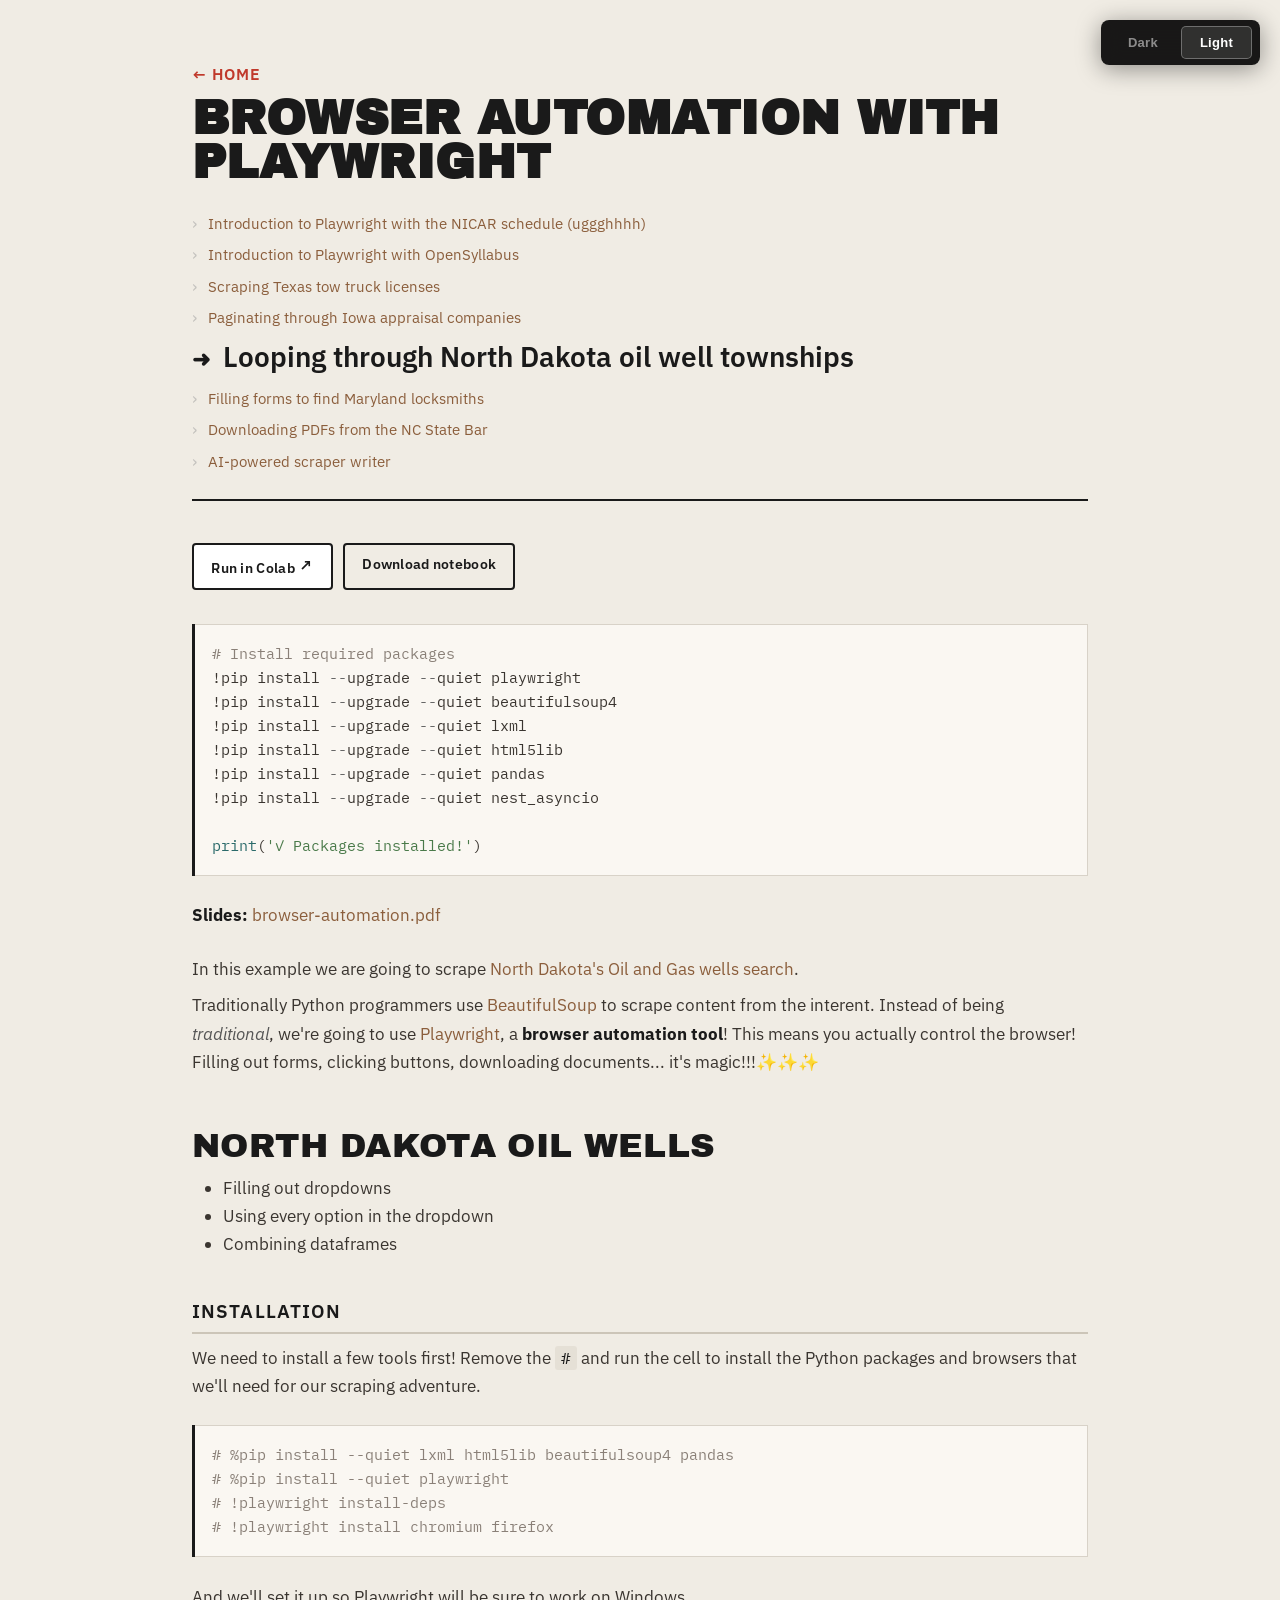
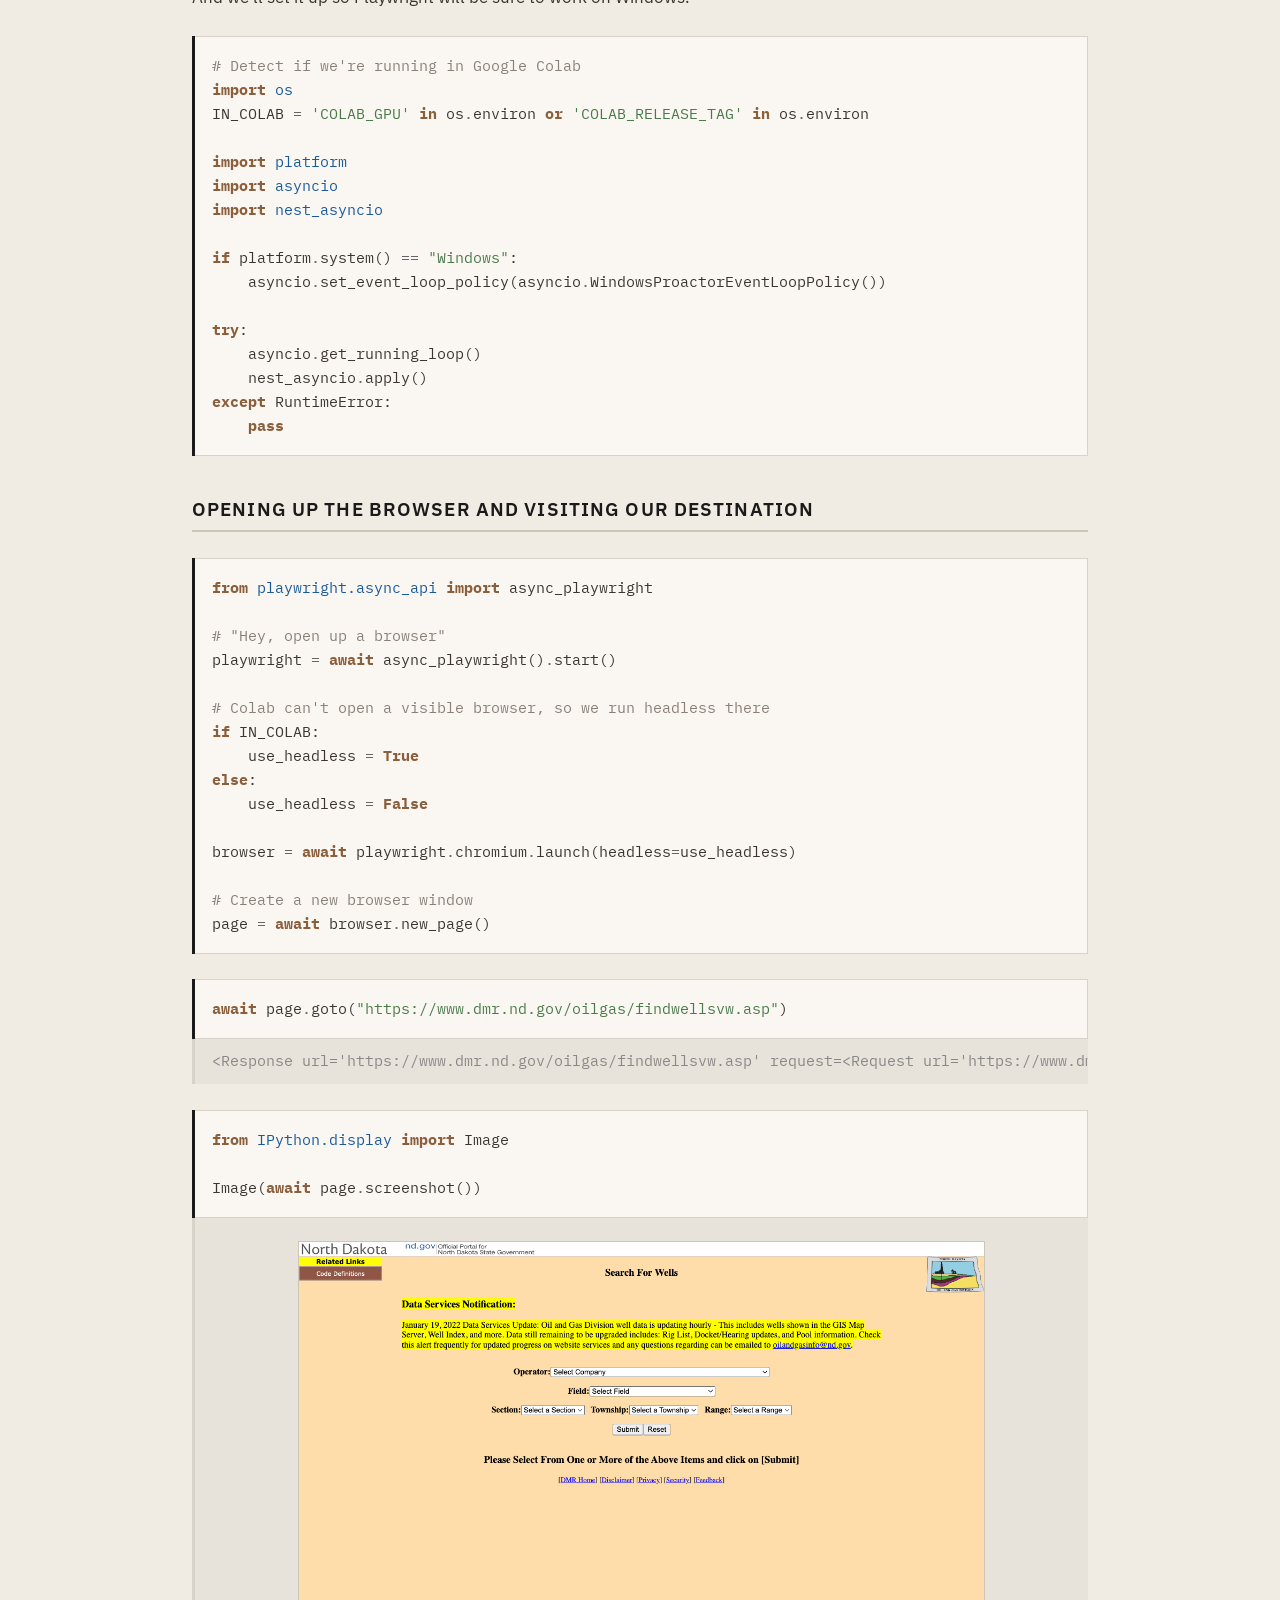
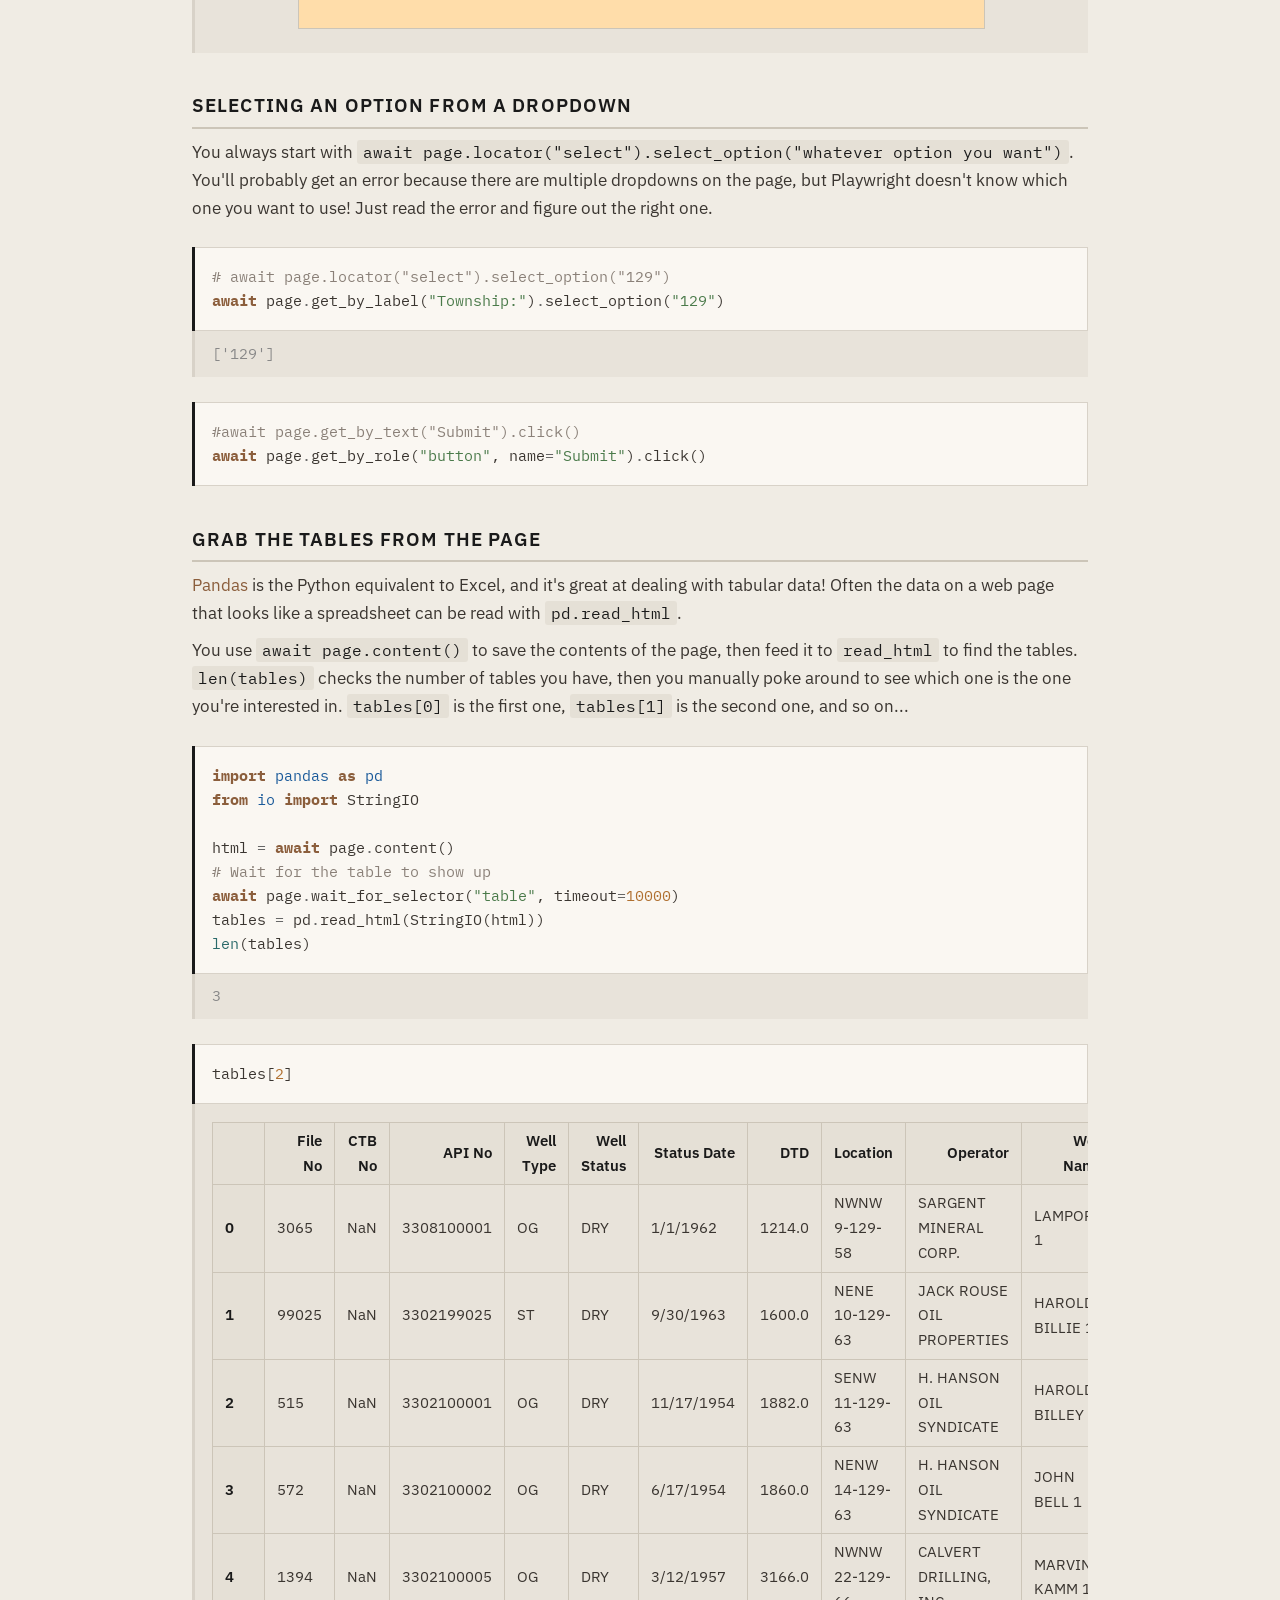
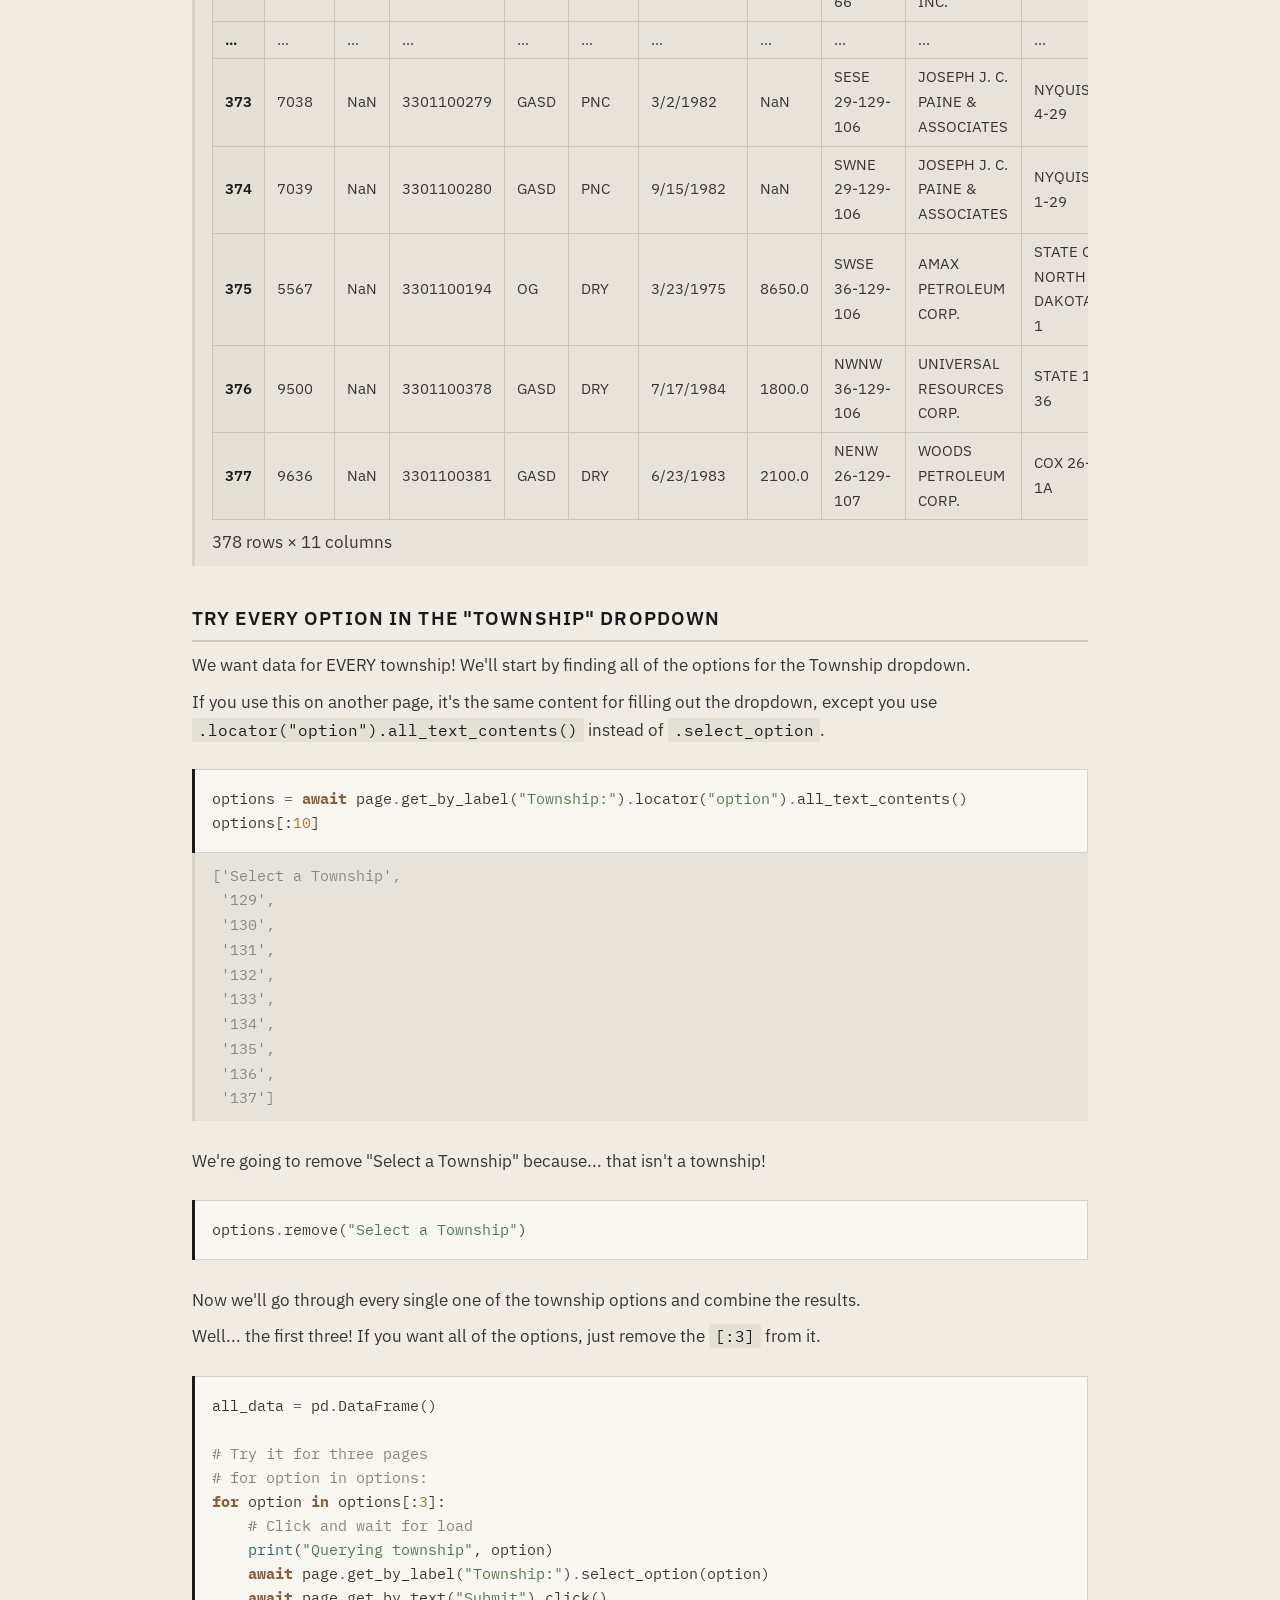
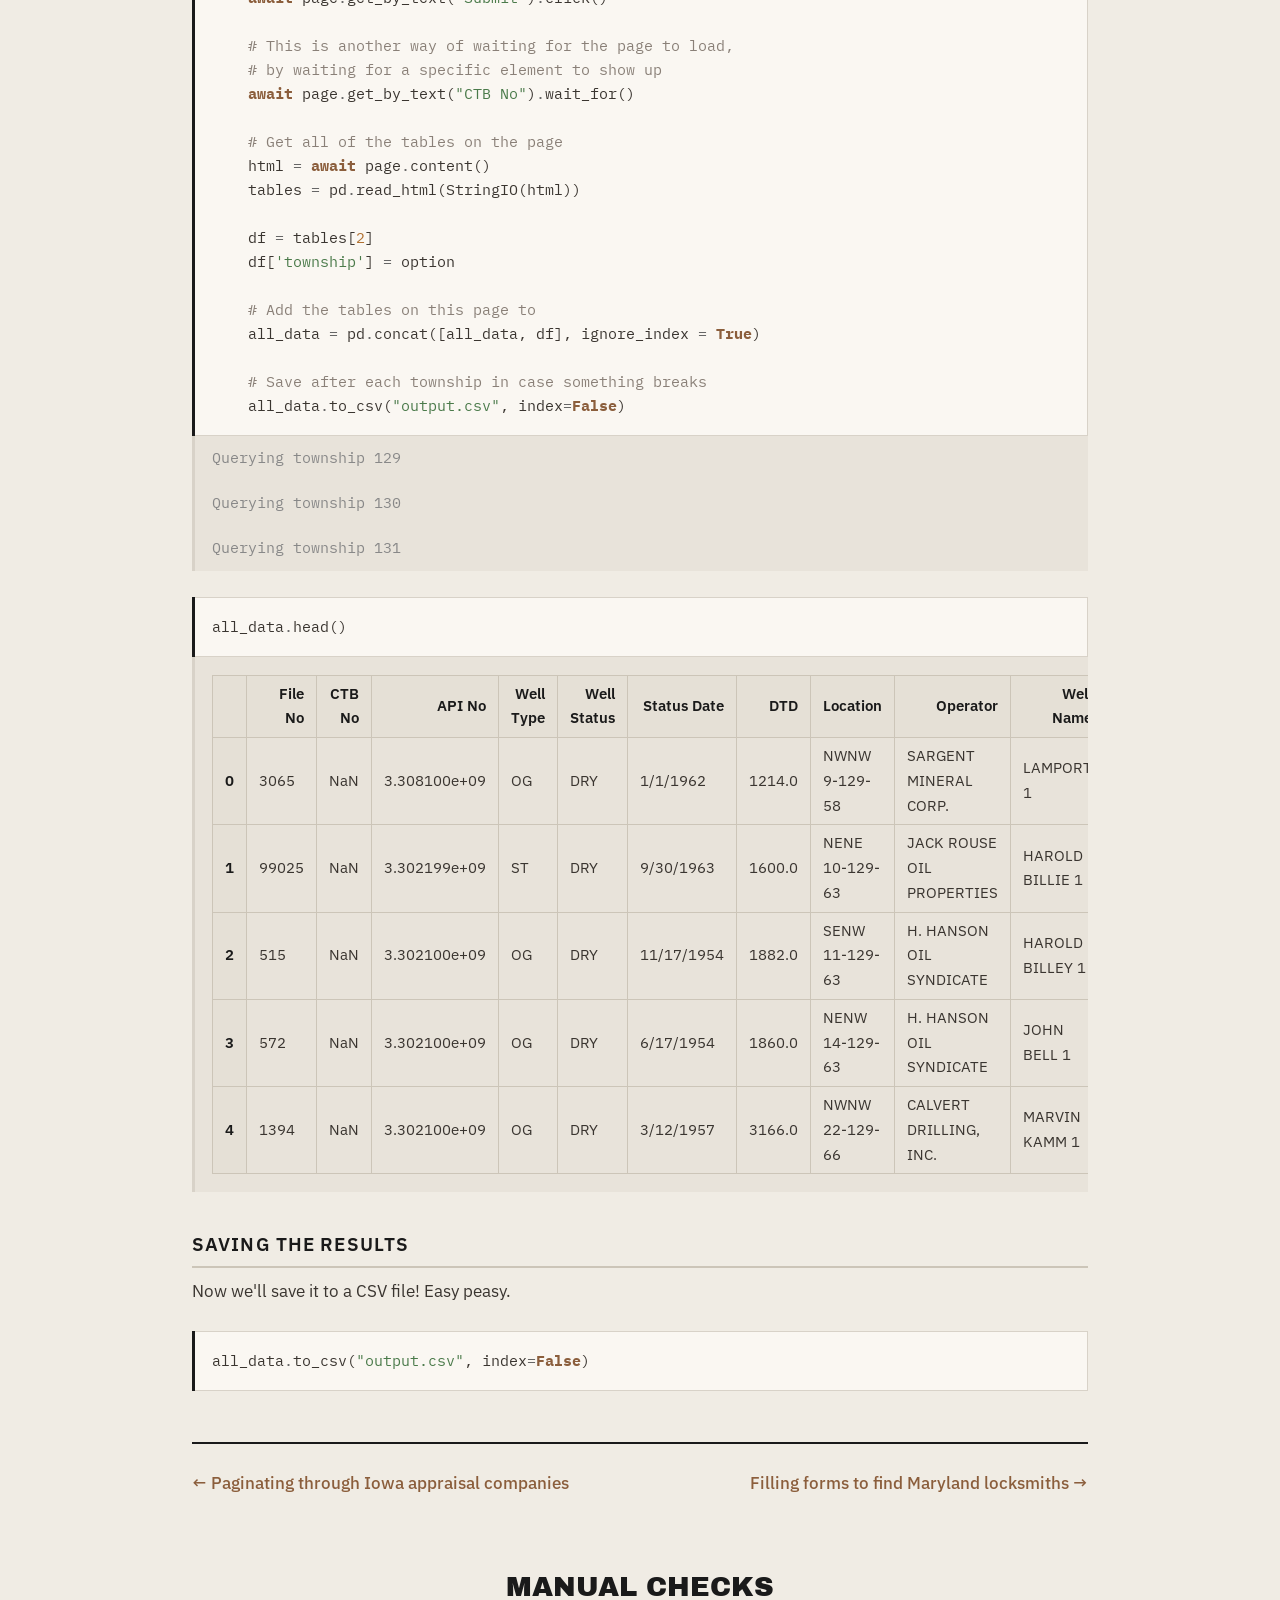
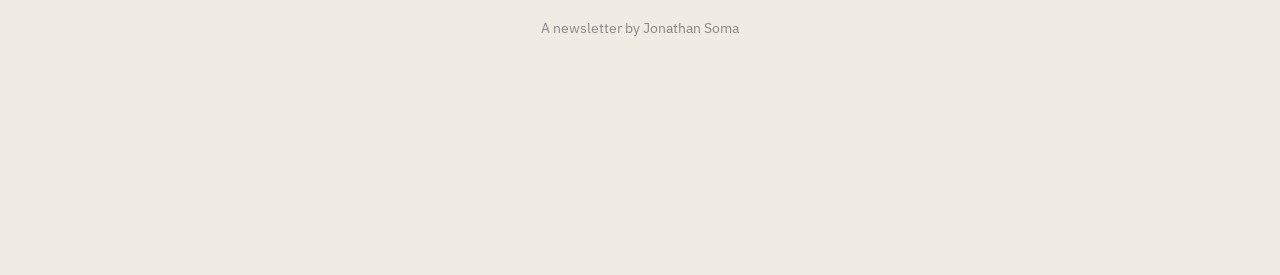
<file: docs/browser-automation/03-north-dakota-oil-wells-ANSWERS.html>
<!DOCTYPE html>
<html lang="en">
<head>
    <meta charset="utf-8">
    <meta name="viewport" content="width=device-width, initial-scale=1">
    <title>Looping through North Dakota oil well townships</title>

    <link rel="preconnect" href="https://fonts.googleapis.com">
    <link rel="preconnect" href="https://fonts.gstatic.com" crossorigin>
    <link href="https://fonts.googleapis.com/css2?family=Playfair+Display:ital,wght@0,400;0,700;1,400;1,700&family=Source+Serif+4:ital,opsz,wght@0,8..60,400;0,8..60,600;1,8..60,400&family=Inter:wght@400;500;600&family=Archivo+Black&family=IBM+Plex+Mono:wght@400;500&family=IBM+Plex+Sans:wght@400;500;600&display=swap" rel="stylesheet">
    <link rel="stylesheet" href="../static/base.css">
    
<link rel="stylesheet" href="../static/read.css">

    <script>
    // Set theme before paint to avoid FOUC
    (function(){var s=localStorage.getItem('theme');var t=s||(window.matchMedia('(prefers-color-scheme: light)').matches?'light':'dark');document.documentElement.className='theme-'+(t==='dark'?'noir':'broadsheet');})();
    </script>
</head>
<body>

<div class="theme-switcher">
    <button class="active" onclick="setTheme('dark', this)">Dark</button>
    <button onclick="setTheme('light', this)">Light</button>
</div>

<div class="page">
    

<nav class="nb-topnav">
    <a href="../index.html" class="nb-topnav-home">&larr; Home</a>
    
    <div class="nb-topnav-title">Browser automation with Playwright</div>
    
    <ol class="nb-topnav-list">
        
        <li>
            
            <a href="00-nicar-ANSWERS.html">Introduction to Playwright with the NICAR schedule (uggghhhh)</a>
            
        </li>
        
        <li>
            
            <a href="00-opensyllabus-ANSWERS.html">Introduction to Playwright with OpenSyllabus</a>
            
        </li>
        
        <li>
            
            <a href="01-texas-tow-trucks-licenses-ANSWERS.html">Scraping Texas tow truck licenses</a>
            
        </li>
        
        <li>
            
            <a href="02-iowa-appraisal-management-companies-ANSWERS.html">Paginating through Iowa appraisal companies</a>
            
        </li>
        
        <li class="is-current">
            
            <span class="nb-topnav-current">Looping through North Dakota oil well townships</span>
            
        </li>
        
        <li>
            
            <a href="04-maryland-locksmiths-ANSWERS.html">Filling forms to find Maryland locksmiths</a>
            
        </li>
        
        <li>
            
            <a href="05-nc-state-bar-discipline-orders-ANSWERS.html">Downloading PDFs from the NC State Bar</a>
            
        </li>
        
        <li>
            
            <a href="06-scraper-writer-ANSWERS.html">AI-powered scraper writer</a>
            
        </li>
        
    </ol>
</nav>



<div class="nb-actions">
    <a href="https://colab.research.google.com/github/jsoma/workshop-browser-automation/blob/main/docs/browser-automation/03-north-dakota-oil-wells-ANSWERS.ipynb" class="nb-action-btn nb-action-colab" target="_blank" rel="noopener">Run in Colab</a>
    <a href="03-north-dakota-oil-wells-ANSWERS.ipynb" class="nb-action-btn nb-action-download" download>Download notebook</a>
</div>


<div class="cell border-box-sizing code_cell rendered" id="cell-id=713e7e83">
<div class="input">
<div class="prompt input_prompt">In [ ]:</div>
<div class="inner_cell">
<div class="input_area">
<div class="highlight hl-ipython3"><pre><span></span><span class="c1"># Install required packages</span>
<span class="err">!</span><span class="n">pip</span> <span class="n">install</span> <span class="o">--</span><span class="n">upgrade</span> <span class="o">--</span><span class="n">quiet</span> <span class="n">playwright</span>
<span class="err">!</span><span class="n">pip</span> <span class="n">install</span> <span class="o">--</span><span class="n">upgrade</span> <span class="o">--</span><span class="n">quiet</span> <span class="n">beautifulsoup4</span>
<span class="err">!</span><span class="n">pip</span> <span class="n">install</span> <span class="o">--</span><span class="n">upgrade</span> <span class="o">--</span><span class="n">quiet</span> <span class="n">lxml</span>
<span class="err">!</span><span class="n">pip</span> <span class="n">install</span> <span class="o">--</span><span class="n">upgrade</span> <span class="o">--</span><span class="n">quiet</span> <span class="n">html5lib</span>
<span class="err">!</span><span class="n">pip</span> <span class="n">install</span> <span class="o">--</span><span class="n">upgrade</span> <span class="o">--</span><span class="n">quiet</span> <span class="n">pandas</span>
<span class="err">!</span><span class="n">pip</span> <span class="n">install</span> <span class="o">--</span><span class="n">upgrade</span> <span class="o">--</span><span class="n">quiet</span> <span class="n">nest_asyncio</span>

<span class="nb">print</span><span class="p">(</span><span class="s1">'✓ Packages installed!'</span><span class="p">)</span>
</pre></div>
</div>
</div>
</div>
</div>
<div class="cell border-box-sizing text_cell rendered" id="cell-id=492f65e0"><div class="prompt input_prompt">
</div><div class="inner_cell">
<div class="text_cell_render border-box-sizing rendered_html">
<p><strong>Slides:</strong> <a href="./browser-automation.pdf">browser-automation.pdf</a></p>
</div>
</div>
</div>
<div class="cell border-box-sizing text_cell rendered" id="cell-id=df7633ec-cc59-4545-85b2-ffdfecf939c1"><div class="prompt input_prompt">
</div><div class="inner_cell">
<div class="text_cell_render border-box-sizing rendered_html">
<p>In this example we are going to scrape <a href="https://www.dmr.nd.gov/oilgas/findwellsvw.asp">North Dakota's Oil and Gas wells search</a>.</p>
<p>Traditionally Python programmers use <a href="https://beautiful-soup-4.readthedocs.io/en/latest/">BeautifulSoup</a> to scrape content from the interent. Instead of being <em>traditional</em>, we're going to use <a href="https://playwright.dev/python/">Playwright</a>, a <strong>browser automation tool</strong>! This means you actually control the browser! Filling out forms, clicking buttons, downloading documents... it's magic!!!✨✨✨</p>
<h1 id="North-Dakota-Oil-Wells">North Dakota Oil Wells<a class="anchor-link" href="#North-Dakota-Oil-Wells">¶</a></h1><ul>
<li>Filling out dropdowns</li>
<li>Using every option in the dropdown</li>
<li>Combining dataframes</li>
</ul>
</div>
</div>
</div>
<div class="cell border-box-sizing text_cell rendered" id="cell-id=3f29070b-1232-4b86-b6a3-669e5e2b63a6"><div class="prompt input_prompt">
</div><div class="inner_cell">
<div class="text_cell_render border-box-sizing rendered_html">
<h2 id="Installation">Installation<a class="anchor-link" href="#Installation">¶</a></h2><p>We need to install a few tools first! Remove the <code>#</code> and run the cell to install the Python packages and browsers that we'll need for our scraping adventure.</p>
</div>
</div>
</div>
<div class="cell border-box-sizing code_cell rendered" id="cell-id=f7216c80-6474-48f8-9f27-768ad8cc88cc">
<div class="input">
<div class="prompt input_prompt">In [1]:</div>
<div class="inner_cell">
<div class="input_area">
<div class="highlight hl-ipython3"><pre><span></span><span class="c1"># %pip install --quiet lxml html5lib beautifulsoup4 pandas</span>
<span class="c1"># %pip install --quiet playwright</span>
<span class="c1"># !playwright install-deps</span>
<span class="c1"># !playwright install chromium firefox</span>
</pre></div>
</div>
</div>
</div>
</div>
<div class="cell border-box-sizing text_cell rendered" id="cell-id=424b4064"><div class="prompt input_prompt">
</div><div class="inner_cell">
<div class="text_cell_render border-box-sizing rendered_html">
<p>And we'll set it up so Playwright will be sure to work on Windows.</p>
</div>
</div>
</div>
<div class="cell border-box-sizing code_cell rendered" id="cell-id=a850b92b">
<div class="input">
<div class="prompt input_prompt">In [2]:</div>
<div class="inner_cell">
<div class="input_area">
<div class="highlight hl-ipython3"><pre><span></span><span class="c1"># Detect if we're running in Google Colab</span>
<span class="kn">import</span><span class="w"> </span><span class="nn">os</span>
<span class="n">IN_COLAB</span> <span class="o">=</span> <span class="s1">'COLAB_GPU'</span> <span class="ow">in</span> <span class="n">os</span><span class="o">.</span><span class="n">environ</span> <span class="ow">or</span> <span class="s1">'COLAB_RELEASE_TAG'</span> <span class="ow">in</span> <span class="n">os</span><span class="o">.</span><span class="n">environ</span>

<span class="kn">import</span><span class="w"> </span><span class="nn">platform</span>
<span class="kn">import</span><span class="w"> </span><span class="nn">asyncio</span>
<span class="kn">import</span><span class="w"> </span><span class="nn">nest_asyncio</span>

<span class="k">if</span> <span class="n">platform</span><span class="o">.</span><span class="n">system</span><span class="p">()</span> <span class="o">==</span> <span class="s2">"Windows"</span><span class="p">:</span>
    <span class="n">asyncio</span><span class="o">.</span><span class="n">set_event_loop_policy</span><span class="p">(</span><span class="n">asyncio</span><span class="o">.</span><span class="n">WindowsProactorEventLoopPolicy</span><span class="p">())</span>

<span class="k">try</span><span class="p">:</span>
    <span class="n">asyncio</span><span class="o">.</span><span class="n">get_running_loop</span><span class="p">()</span>
    <span class="n">nest_asyncio</span><span class="o">.</span><span class="n">apply</span><span class="p">()</span>
<span class="k">except</span> <span class="ne">RuntimeError</span><span class="p">:</span>
    <span class="k">pass</span>
</pre></div>
</div>
</div>
</div>
</div>
<div class="cell border-box-sizing text_cell rendered" id="cell-id=ce8e3955-ad2b-425d-9250-1088be925a8e"><div class="prompt input_prompt">
</div><div class="inner_cell">
<div class="text_cell_render border-box-sizing rendered_html">
<h2 id="Opening-up-the-browser-and-visiting-our-destination">Opening up the browser and visiting our destination<a class="anchor-link" href="#Opening-up-the-browser-and-visiting-our-destination">¶</a></h2>
</div>
</div>
</div>
<div class="cell border-box-sizing code_cell rendered" id="cell-id=69e2e5c0-9641-47c0-a71a-122fb40589f2">
<div class="input">
<div class="prompt input_prompt">In [3]:</div>
<div class="inner_cell">
<div class="input_area">
<div class="highlight hl-ipython3"><pre><span></span><span class="kn">from</span><span class="w"> </span><span class="nn">playwright.async_api</span><span class="w"> </span><span class="kn">import</span> <span class="n">async_playwright</span>

<span class="c1"># "Hey, open up a browser"</span>
<span class="n">playwright</span> <span class="o">=</span> <span class="k">await</span> <span class="n">async_playwright</span><span class="p">()</span><span class="o">.</span><span class="n">start</span><span class="p">()</span>

<span class="c1"># Colab can't open a visible browser, so we run headless there</span>
<span class="k">if</span> <span class="n">IN_COLAB</span><span class="p">:</span>
    <span class="n">use_headless</span> <span class="o">=</span> <span class="kc">True</span>
<span class="k">else</span><span class="p">:</span>
    <span class="n">use_headless</span> <span class="o">=</span> <span class="kc">False</span>

<span class="n">browser</span> <span class="o">=</span> <span class="k">await</span> <span class="n">playwright</span><span class="o">.</span><span class="n">chromium</span><span class="o">.</span><span class="n">launch</span><span class="p">(</span><span class="n">headless</span><span class="o">=</span><span class="n">use_headless</span><span class="p">)</span>

<span class="c1"># Create a new browser window</span>
<span class="n">page</span> <span class="o">=</span> <span class="k">await</span> <span class="n">browser</span><span class="o">.</span><span class="n">new_page</span><span class="p">()</span>
</pre></div>
</div>
</div>
</div>
</div>
<div class="cell border-box-sizing code_cell rendered" id="cell-id=2e2396e4-9eb2-44c3-8961-3266188eb1bb">
<div class="input">
<div class="prompt input_prompt">In [4]:</div>
<div class="inner_cell">
<div class="input_area">
<div class="highlight hl-ipython3"><pre><span></span><span class="k">await</span> <span class="n">page</span><span class="o">.</span><span class="n">goto</span><span class="p">(</span><span class="s2">"https://www.dmr.nd.gov/oilgas/findwellsvw.asp"</span><span class="p">)</span>
</pre></div>
</div>
</div>
</div>
<div class="output_wrapper">
<div class="output">
<div class="output_area">
<div class="prompt output_prompt">Out[4]:</div>
<div class="output_text output_subarea output_execute_result">
<pre>&lt;Response url='https://www.dmr.nd.gov/oilgas/findwellsvw.asp' request=&lt;Request url='https://www.dmr.nd.gov/oilgas/findwellsvw.asp' method='GET'&gt;&gt;</pre>
</div>
</div>
</div>
</div>
</div>
<div class="cell border-box-sizing code_cell rendered" id="cell-id=8c1c0862">
<div class="input">
<div class="prompt input_prompt">In [5]:</div>
<div class="inner_cell">
<div class="input_area">
<div class="highlight hl-ipython3"><pre><span></span><span class="kn">from</span><span class="w"> </span><span class="nn">IPython.display</span><span class="w"> </span><span class="kn">import</span> <span class="n">Image</span>

<span class="n">Image</span><span class="p">(</span><span class="k">await</span> <span class="n">page</span><span class="o">.</span><span class="n">screenshot</span><span class="p">())</span>
</pre></div>
</div>
</div>
</div>
<div class="output_wrapper">
<div class="output">
<div class="output_area">
<div class="prompt output_prompt">Out[5]:</div>
<div class="output_png output_subarea output_execute_result">
<img alt="No description has been provided for this image" src="[data-uri]"/>
</div>
</div>
</div>
</div>
</div>
<div class="cell border-box-sizing text_cell rendered" id="cell-id=c97f6177-7bcc-4a2c-9fa3-f52829512674"><div class="prompt input_prompt">
</div><div class="inner_cell">
<div class="text_cell_render border-box-sizing rendered_html">
<h2 id="Selecting-an-option-from-a-dropdown">Selecting an option from a dropdown<a class="anchor-link" href="#Selecting-an-option-from-a-dropdown">¶</a></h2><p>You always start with <code>await page.locator("select").select_option("whatever option you want")</code>. You'll probably get an error because there are multiple dropdowns on the page, but Playwright doesn't know which one you want to use! Just read the error and figure out the right one.</p>
</div>
</div>
</div>
<div class="cell border-box-sizing code_cell rendered" id="cell-id=6a4af410-be35-4e4b-b907-faf13935dbba">
<div class="input">
<div class="prompt input_prompt">In [6]:</div>
<div class="inner_cell">
<div class="input_area">
<div class="highlight hl-ipython3"><pre><span></span><span class="c1"># await page.locator("select").select_option("129")</span>
<span class="k">await</span> <span class="n">page</span><span class="o">.</span><span class="n">get_by_label</span><span class="p">(</span><span class="s2">"Township:"</span><span class="p">)</span><span class="o">.</span><span class="n">select_option</span><span class="p">(</span><span class="s2">"129"</span><span class="p">)</span>
</pre></div>
</div>
</div>
</div>
<div class="output_wrapper">
<div class="output">
<div class="output_area">
<div class="prompt output_prompt">Out[6]:</div>
<div class="output_text output_subarea output_execute_result">
<pre>['129']</pre>
</div>
</div>
</div>
</div>
</div>
<div class="cell border-box-sizing code_cell rendered" id="cell-id=5cc1c555-1d1b-499f-98f5-9d8d2316b77d">
<div class="input">
<div class="prompt input_prompt">In [7]:</div>
<div class="inner_cell">
<div class="input_area">
<div class="highlight hl-ipython3"><pre><span></span><span class="c1">#await page.get_by_text("Submit").click()</span>
<span class="k">await</span> <span class="n">page</span><span class="o">.</span><span class="n">get_by_role</span><span class="p">(</span><span class="s2">"button"</span><span class="p">,</span> <span class="n">name</span><span class="o">=</span><span class="s2">"Submit"</span><span class="p">)</span><span class="o">.</span><span class="n">click</span><span class="p">()</span>
</pre></div>
</div>
</div>
</div>
</div>
<div class="cell border-box-sizing text_cell rendered" id="cell-id=2ca487bf-dd20-405c-b10d-8d08851ef572"><div class="prompt input_prompt">
</div><div class="inner_cell">
<div class="text_cell_render border-box-sizing rendered_html">
<h2 id="Grab-the-tables-from-the-page">Grab the tables from the page<a class="anchor-link" href="#Grab-the-tables-from-the-page">¶</a></h2><p><a href="https://pandas.pydata.org/">Pandas</a> is the Python equivalent to Excel, and it's great at dealing with tabular data! Often the data on a web page that looks like a spreadsheet can be read with <code>pd.read_html</code>.</p>
<p>You use <code>await page.content()</code> to save the contents of the page, then feed it to <code>read_html</code> to find the tables. <code>len(tables)</code> checks the number of tables you have, then you manually poke around to see which one is the one you're interested in. <code>tables[0]</code> is the first one, <code>tables[1]</code> is the second one, and so on...</p>
</div>
</div>
</div>
<div class="cell border-box-sizing code_cell rendered" id="cell-id=66be6a9b-c861-4e5a-b95e-3de2548c225b">
<div class="input">
<div class="prompt input_prompt">In [8]:</div>
<div class="inner_cell">
<div class="input_area">
<div class="highlight hl-ipython3"><pre><span></span><span class="kn">import</span><span class="w"> </span><span class="nn">pandas</span><span class="w"> </span><span class="k">as</span><span class="w"> </span><span class="nn">pd</span>
<span class="kn">from</span><span class="w"> </span><span class="nn">io</span><span class="w"> </span><span class="kn">import</span> <span class="n">StringIO</span>

<span class="n">html</span> <span class="o">=</span> <span class="k">await</span> <span class="n">page</span><span class="o">.</span><span class="n">content</span><span class="p">()</span>
<span class="c1"># Wait for the table to show up</span>
<span class="k">await</span> <span class="n">page</span><span class="o">.</span><span class="n">wait_for_selector</span><span class="p">(</span><span class="s2">"table"</span><span class="p">,</span> <span class="n">timeout</span><span class="o">=</span><span class="mi">10000</span><span class="p">)</span>
<span class="n">tables</span> <span class="o">=</span> <span class="n">pd</span><span class="o">.</span><span class="n">read_html</span><span class="p">(</span><span class="n">StringIO</span><span class="p">(</span><span class="n">html</span><span class="p">))</span>
<span class="nb">len</span><span class="p">(</span><span class="n">tables</span><span class="p">)</span>
</pre></div>
</div>
</div>
</div>
<div class="output_wrapper">
<div class="output">
<div class="output_area">
<div class="prompt output_prompt">Out[8]:</div>
<div class="output_text output_subarea output_execute_result">
<pre>3</pre>
</div>
</div>
</div>
</div>
</div>
<div class="cell border-box-sizing code_cell rendered" id="cell-id=d35c6e02-fa86-4075-b80b-f15e81ed4de3">
<div class="input">
<div class="prompt input_prompt">In [9]:</div>
<div class="inner_cell">
<div class="input_area">
<div class="highlight hl-ipython3"><pre><span></span><span class="n">tables</span><span class="p">[</span><span class="mi">2</span><span class="p">]</span>
</pre></div>
</div>
</div>
</div>
<div class="output_wrapper">
<div class="output">
<div class="output_area">
<div class="prompt output_prompt">Out[9]:</div>
<div class="output_html rendered_html output_subarea output_execute_result"><div>
<style scoped="">
    .dataframe tbody tr th:only-of-type {
        vertical-align: middle;
    }

    .dataframe tbody tr th {
        vertical-align: top;
    }

    .dataframe thead th {
        text-align: right;
    }
</style>
<table border="1" class="dataframe">
<thead>
<tr style="text-align: right;">
<th></th>
<th>File No</th>
<th>CTB No</th>
<th>API No</th>
<th>Well Type</th>
<th>Well Status</th>
<th>Status Date</th>
<th>DTD</th>
<th>Location</th>
<th>Operator</th>
<th>Well Name</th>
<th>Field</th>
</tr>
</thead>
<tbody>
<tr>
<th>0</th>
<td>3065</td>
<td>NaN</td>
<td>3308100001</td>
<td>OG</td>
<td>DRY</td>
<td>1/1/1962</td>
<td>1214.0</td>
<td>NWNW 9-129-58</td>
<td>SARGENT MINERAL CORP.</td>
<td>LAMPORT 1</td>
<td>WILDCAT</td>
</tr>
<tr>
<th>1</th>
<td>99025</td>
<td>NaN</td>
<td>3302199025</td>
<td>ST</td>
<td>DRY</td>
<td>9/30/1963</td>
<td>1600.0</td>
<td>NENE 10-129-63</td>
<td>JACK ROUSE OIL PROPERTIES</td>
<td>HAROLD BILLIE 1</td>
<td>WILDCAT</td>
</tr>
<tr>
<th>2</th>
<td>515</td>
<td>NaN</td>
<td>3302100001</td>
<td>OG</td>
<td>DRY</td>
<td>11/17/1954</td>
<td>1882.0</td>
<td>SENW 11-129-63</td>
<td>H. HANSON OIL SYNDICATE</td>
<td>HAROLD BILLEY 1</td>
<td>WILDCAT</td>
</tr>
<tr>
<th>3</th>
<td>572</td>
<td>NaN</td>
<td>3302100002</td>
<td>OG</td>
<td>DRY</td>
<td>6/17/1954</td>
<td>1860.0</td>
<td>NENW 14-129-63</td>
<td>H. HANSON OIL SYNDICATE</td>
<td>JOHN BELL 1</td>
<td>WILDCAT</td>
</tr>
<tr>
<th>4</th>
<td>1394</td>
<td>NaN</td>
<td>3302100005</td>
<td>OG</td>
<td>DRY</td>
<td>3/12/1957</td>
<td>3166.0</td>
<td>NWNW 22-129-66</td>
<td>CALVERT DRILLING, INC.</td>
<td>MARVIN KAMM 1</td>
<td>WILDCAT</td>
</tr>
<tr>
<th>...</th>
<td>...</td>
<td>...</td>
<td>...</td>
<td>...</td>
<td>...</td>
<td>...</td>
<td>...</td>
<td>...</td>
<td>...</td>
<td>...</td>
<td>...</td>
</tr>
<tr>
<th>373</th>
<td>7038</td>
<td>NaN</td>
<td>3301100279</td>
<td>GASD</td>
<td>PNC</td>
<td>3/2/1982</td>
<td>NaN</td>
<td>SESE 29-129-106</td>
<td>JOSEPH J. C. PAINE &amp; ASSOCIATES</td>
<td>NYQUIST 4-29</td>
<td>LITTLE MISSOURI</td>
</tr>
<tr>
<th>374</th>
<td>7039</td>
<td>NaN</td>
<td>3301100280</td>
<td>GASD</td>
<td>PNC</td>
<td>9/15/1982</td>
<td>NaN</td>
<td>SWNE 29-129-106</td>
<td>JOSEPH J. C. PAINE &amp; ASSOCIATES</td>
<td>NYQUIST 1-29</td>
<td>LITTLE MISSOURI</td>
</tr>
<tr>
<th>375</th>
<td>5567</td>
<td>NaN</td>
<td>3301100194</td>
<td>OG</td>
<td>DRY</td>
<td>3/23/1975</td>
<td>8650.0</td>
<td>SWSE 36-129-106</td>
<td>AMAX PETROLEUM CORP.</td>
<td>STATE OF NORTH DAKOTA 1</td>
<td>WILDCAT</td>
</tr>
<tr>
<th>376</th>
<td>9500</td>
<td>NaN</td>
<td>3301100378</td>
<td>GASD</td>
<td>DRY</td>
<td>7/17/1984</td>
<td>1800.0</td>
<td>NWNW 36-129-106</td>
<td>UNIVERSAL RESOURCES CORP.</td>
<td>STATE 1-36</td>
<td>LITTLE MISSOURI</td>
</tr>
<tr>
<th>377</th>
<td>9636</td>
<td>NaN</td>
<td>3301100381</td>
<td>GASD</td>
<td>DRY</td>
<td>6/23/1983</td>
<td>2100.0</td>
<td>NENW 26-129-107</td>
<td>WOODS PETROLEUM CORP.</td>
<td>COX 26-1A</td>
<td>WILDCAT</td>
</tr>
</tbody>
</table>
<p>378 rows × 11 columns</p>
</div></div>
</div>
</div>
</div>
</div>
<div class="cell border-box-sizing text_cell rendered" id="cell-id=f4ae8b81-d004-4a87-a248-8633afee65df"><div class="prompt input_prompt">
</div><div class="inner_cell">
<div class="text_cell_render border-box-sizing rendered_html">
<h2 id="Try-every-option-in-the-%22Township%22-dropdown">Try every option in the "Township" dropdown<a class="anchor-link" href="#Try-every-option-in-the-%22Township%22-dropdown">¶</a></h2><p>We want data for EVERY township! We'll start by finding all of the options for the Township dropdown.</p>
<p>If you use this on another page, it's the same content for filling out the dropdown, except you use <code>.locator("option").all_text_contents()</code> instead of <code>.select_option</code>.</p>
</div>
</div>
</div>
<div class="cell border-box-sizing code_cell rendered" id="cell-id=ffd6f67a-3c62-40c8-834f-aeb52d88b8a0">
<div class="input">
<div class="prompt input_prompt">In [10]:</div>
<div class="inner_cell">
<div class="input_area">
<div class="highlight hl-ipython3"><pre><span></span><span class="n">options</span> <span class="o">=</span> <span class="k">await</span> <span class="n">page</span><span class="o">.</span><span class="n">get_by_label</span><span class="p">(</span><span class="s2">"Township:"</span><span class="p">)</span><span class="o">.</span><span class="n">locator</span><span class="p">(</span><span class="s2">"option"</span><span class="p">)</span><span class="o">.</span><span class="n">all_text_contents</span><span class="p">()</span>
<span class="n">options</span><span class="p">[:</span><span class="mi">10</span><span class="p">]</span>
</pre></div>
</div>
</div>
</div>
<div class="output_wrapper">
<div class="output">
<div class="output_area">
<div class="prompt output_prompt">Out[10]:</div>
<div class="output_text output_subarea output_execute_result">
<pre>['Select a Township',
 '129',
 '130',
 '131',
 '132',
 '133',
 '134',
 '135',
 '136',
 '137']</pre>
</div>
</div>
</div>
</div>
</div>
<div class="cell border-box-sizing text_cell rendered" id="cell-id=e6f9ea4c-516b-484d-9c81-69a80ff0c990"><div class="prompt input_prompt">
</div><div class="inner_cell">
<div class="text_cell_render border-box-sizing rendered_html">
<p>We're going to remove "Select a Township" because... that isn't a township!</p>
</div>
</div>
</div>
<div class="cell border-box-sizing code_cell rendered" id="cell-id=5c70bfe0-96ec-4deb-9b6f-82d79c18ea5f">
<div class="input">
<div class="prompt input_prompt">In [11]:</div>
<div class="inner_cell">
<div class="input_area">
<div class="highlight hl-ipython3"><pre><span></span><span class="n">options</span><span class="o">.</span><span class="n">remove</span><span class="p">(</span><span class="s2">"Select a Township"</span><span class="p">)</span>
</pre></div>
</div>
</div>
</div>
</div>
<div class="cell border-box-sizing text_cell rendered" id="cell-id=71e98742-815c-433f-82e5-65ab3cb06755"><div class="prompt input_prompt">
</div><div class="inner_cell">
<div class="text_cell_render border-box-sizing rendered_html">
<p>Now we'll go through every single one of the township options and combine the results.</p>
<blockquote>
<p>Well... the first three! If you want all of the options, just remove the <code>[:3]</code> from it.</p>
</blockquote>
</div>
</div>
</div>
<div class="cell border-box-sizing code_cell rendered celltag_solution" id="cell-id=6a4102aa-4ff0-4212-9896-1db04cb0617c">
<div class="input">
<div class="prompt input_prompt">In [12]:</div>
<div class="inner_cell">
<div class="input_area">
<div class="highlight hl-ipython3"><pre><span></span><span class="n">all_data</span> <span class="o">=</span> <span class="n">pd</span><span class="o">.</span><span class="n">DataFrame</span><span class="p">()</span>

<span class="c1"># Try it for three pages</span>
<span class="c1"># for option in options:</span>
<span class="k">for</span> <span class="n">option</span> <span class="ow">in</span> <span class="n">options</span><span class="p">[:</span><span class="mi">3</span><span class="p">]:</span>
    <span class="c1"># Click and wait for load</span>
    <span class="nb">print</span><span class="p">(</span><span class="s2">"Querying township"</span><span class="p">,</span> <span class="n">option</span><span class="p">)</span>
    <span class="k">await</span> <span class="n">page</span><span class="o">.</span><span class="n">get_by_label</span><span class="p">(</span><span class="s2">"Township:"</span><span class="p">)</span><span class="o">.</span><span class="n">select_option</span><span class="p">(</span><span class="n">option</span><span class="p">)</span>
    <span class="k">await</span> <span class="n">page</span><span class="o">.</span><span class="n">get_by_text</span><span class="p">(</span><span class="s2">"Submit"</span><span class="p">)</span><span class="o">.</span><span class="n">click</span><span class="p">()</span>

    <span class="c1"># This is another way of waiting for the page to load,</span>
    <span class="c1"># by waiting for a specific element to show up</span>
    <span class="k">await</span> <span class="n">page</span><span class="o">.</span><span class="n">get_by_text</span><span class="p">(</span><span class="s2">"CTB No"</span><span class="p">)</span><span class="o">.</span><span class="n">wait_for</span><span class="p">()</span>

    <span class="c1"># Get all of the tables on the page</span>
    <span class="n">html</span> <span class="o">=</span> <span class="k">await</span> <span class="n">page</span><span class="o">.</span><span class="n">content</span><span class="p">()</span>
    <span class="n">tables</span> <span class="o">=</span> <span class="n">pd</span><span class="o">.</span><span class="n">read_html</span><span class="p">(</span><span class="n">StringIO</span><span class="p">(</span><span class="n">html</span><span class="p">))</span>

    <span class="n">df</span> <span class="o">=</span> <span class="n">tables</span><span class="p">[</span><span class="mi">2</span><span class="p">]</span>
    <span class="n">df</span><span class="p">[</span><span class="s1">'township'</span><span class="p">]</span> <span class="o">=</span> <span class="n">option</span>

    <span class="c1"># Add the tables on this page to </span>
    <span class="n">all_data</span> <span class="o">=</span> <span class="n">pd</span><span class="o">.</span><span class="n">concat</span><span class="p">([</span><span class="n">all_data</span><span class="p">,</span> <span class="n">df</span><span class="p">],</span> <span class="n">ignore_index</span> <span class="o">=</span> <span class="kc">True</span><span class="p">)</span>

    <span class="c1"># Save after each township in case something breaks</span>
    <span class="n">all_data</span><span class="o">.</span><span class="n">to_csv</span><span class="p">(</span><span class="s2">"output.csv"</span><span class="p">,</span> <span class="n">index</span><span class="o">=</span><span class="kc">False</span><span class="p">)</span>
</pre></div>
</div>
</div>
</div>
<div class="output_wrapper">
<div class="output">
<div class="output_area">
<div class="prompt"></div>
<div class="output_subarea output_stream output_stdout output_text">
<pre>Querying township 129
</pre>
</div>
</div>
<div class="output_area">
<div class="prompt"></div>
<div class="output_subarea output_stream output_stdout output_text">
<pre>Querying township 130
</pre>
</div>
</div>
<div class="output_area">
<div class="prompt"></div>
<div class="output_subarea output_stream output_stdout output_text">
<pre>Querying township 131
</pre>
</div>
</div>
</div>
</div>
</div>
<div class="cell border-box-sizing code_cell rendered" id="cell-id=efc499cd-4804-4ec4-9189-b2a14fdb4c9b">
<div class="input">
<div class="prompt input_prompt">In [13]:</div>
<div class="inner_cell">
<div class="input_area">
<div class="highlight hl-ipython3"><pre><span></span><span class="n">all_data</span><span class="o">.</span><span class="n">head</span><span class="p">()</span>
</pre></div>
</div>
</div>
</div>
<div class="output_wrapper">
<div class="output">
<div class="output_area">
<div class="prompt output_prompt">Out[13]:</div>
<div class="output_html rendered_html output_subarea output_execute_result"><div>
<style scoped="">
    .dataframe tbody tr th:only-of-type {
        vertical-align: middle;
    }

    .dataframe tbody tr th {
        vertical-align: top;
    }

    .dataframe thead th {
        text-align: right;
    }
</style>
<table border="1" class="dataframe">
<thead>
<tr style="text-align: right;">
<th></th>
<th>File No</th>
<th>CTB No</th>
<th>API No</th>
<th>Well Type</th>
<th>Well Status</th>
<th>Status Date</th>
<th>DTD</th>
<th>Location</th>
<th>Operator</th>
<th>Well Name</th>
<th>Field</th>
<th>township</th>
</tr>
</thead>
<tbody>
<tr>
<th>0</th>
<td>3065</td>
<td>NaN</td>
<td>3.308100e+09</td>
<td>OG</td>
<td>DRY</td>
<td>1/1/1962</td>
<td>1214.0</td>
<td>NWNW 9-129-58</td>
<td>SARGENT MINERAL CORP.</td>
<td>LAMPORT 1</td>
<td>WILDCAT</td>
<td>129</td>
</tr>
<tr>
<th>1</th>
<td>99025</td>
<td>NaN</td>
<td>3.302199e+09</td>
<td>ST</td>
<td>DRY</td>
<td>9/30/1963</td>
<td>1600.0</td>
<td>NENE 10-129-63</td>
<td>JACK ROUSE OIL PROPERTIES</td>
<td>HAROLD BILLIE 1</td>
<td>WILDCAT</td>
<td>129</td>
</tr>
<tr>
<th>2</th>
<td>515</td>
<td>NaN</td>
<td>3.302100e+09</td>
<td>OG</td>
<td>DRY</td>
<td>11/17/1954</td>
<td>1882.0</td>
<td>SENW 11-129-63</td>
<td>H. HANSON OIL SYNDICATE</td>
<td>HAROLD BILLEY 1</td>
<td>WILDCAT</td>
<td>129</td>
</tr>
<tr>
<th>3</th>
<td>572</td>
<td>NaN</td>
<td>3.302100e+09</td>
<td>OG</td>
<td>DRY</td>
<td>6/17/1954</td>
<td>1860.0</td>
<td>NENW 14-129-63</td>
<td>H. HANSON OIL SYNDICATE</td>
<td>JOHN BELL 1</td>
<td>WILDCAT</td>
<td>129</td>
</tr>
<tr>
<th>4</th>
<td>1394</td>
<td>NaN</td>
<td>3.302100e+09</td>
<td>OG</td>
<td>DRY</td>
<td>3/12/1957</td>
<td>3166.0</td>
<td>NWNW 22-129-66</td>
<td>CALVERT DRILLING, INC.</td>
<td>MARVIN KAMM 1</td>
<td>WILDCAT</td>
<td>129</td>
</tr>
</tbody>
</table>
</div></div>
</div>
</div>
</div>
</div>
<div class="cell border-box-sizing text_cell rendered" id="cell-id=353acad0-376d-4a40-b761-5e5ef5267db6"><div class="prompt input_prompt">
</div><div class="inner_cell">
<div class="text_cell_render border-box-sizing rendered_html">
<h2 id="Saving-the-results">Saving the results<a class="anchor-link" href="#Saving-the-results">¶</a></h2><p>Now we'll save it to a CSV file! Easy peasy.</p>
</div>
</div>
</div>
<div class="cell border-box-sizing code_cell rendered" id="cell-id=66248fd9-0e86-4fbe-954d-53c004c9237f">
<div class="input">
<div class="prompt input_prompt">In [14]:</div>
<div class="inner_cell">
<div class="input_area">
<div class="highlight hl-ipython3"><pre><span></span><span class="n">all_data</span><span class="o">.</span><span class="n">to_csv</span><span class="p">(</span><span class="s2">"output.csv"</span><span class="p">,</span> <span class="n">index</span><span class="o">=</span><span class="kc">False</span><span class="p">)</span>
</pre></div>
</div>
</div>
</div>
</div>



<nav class="nb-nav">
    
    <a href="02-iowa-appraisal-management-companies-ANSWERS.html" class="nb-nav-prev">&larr; Paginating through Iowa appraisal companies</a>
    
    
    <a href="04-maryland-locksmiths-ANSWERS.html" class="nb-nav-next">Filling forms to find Maryland locksmiths &rarr;</a>
    
</nav>



<footer class="site-footer">
    <div class="newsletter-signup">
        <p class="newsletter-title">Manual Checks</p>
<p class="newsletter-desc">A newsletter by Jonathan Soma</p>
<script async src="https://subscribe-forms.beehiiv.com/embed.js"></script>
<iframe src="https://subscribe-forms.beehiiv.com/74449fe6-9aee-4fca-81ec-c07b8588210f" class="newsletter-embed beehiiv-embed" data-test-id="beehiiv-embed" frameborder="0" scrolling="no"></iframe>

    </div>
</footer>


</div>

<script>
function setTheme(theme, btn) {
    var darkNames = {'dark':1, 'noir':1};
    var cls = darkNames[theme] ? 'noir' : 'broadsheet';
    document.documentElement.className = 'theme-' + cls;
    document.querySelectorAll('.theme-switcher button').forEach(function(b) { b.classList.remove('active'); });
    btn.classList.add('active');
    localStorage.setItem('theme', darkNames[theme] ? 'dark' : 'light');
}

// Sync button active state (theme already set by head script)
(function() {
    var saved = localStorage.getItem('theme');
    var theme = saved || (window.matchMedia('(prefers-color-scheme: light)').matches ? 'light' : 'dark');
    var label = theme === 'dark' ? 'Dark' : 'Light';
    document.querySelectorAll('.theme-switcher button').forEach(function(b) {
        b.classList.toggle('active', b.textContent.trim() === label);
    });
})();

window.matchMedia('(prefers-color-scheme: light)').addEventListener('change', function(e) {
    if (!localStorage.getItem('theme')) {
        var cls = e.matches ? 'broadsheet' : 'noir';
        document.documentElement.className = 'theme-' + cls;
        var label = e.matches ? 'Light' : 'Dark';
        document.querySelectorAll('.theme-switcher button').forEach(function(b) {
            b.classList.toggle('active', b.textContent.trim() === label);
        });
    }
});
</script>

<script>
// Detect blocked newsletter iframes and show a fallback link
(function() {
    function replaceWithLink(iframe, src) {
        var link = document.createElement('a');
        link.href = src;
        link.className = 'newsletter-fallback-btn';
        link.innerHTML = 'Subscribe to the newsletter &rarr;';
        iframe.replaceWith(link);
        // Also hide the beehiiv script tag if present
        var scripts = document.querySelectorAll('.newsletter-signup script');
        scripts.forEach(function(s) { s.remove(); });
    }
    document.querySelectorAll('.newsletter-signup iframe').forEach(function(iframe) {
        var src = iframe.src;
        if (!src) return;
        // Check iframe dimensions after it settles — blocked iframes
        // typically render as 0-height or very small
        var timer = setTimeout(function() {
            var h = iframe.offsetHeight || iframe.getBoundingClientRect().height;
            if (h < 20) {
                replaceWithLink(iframe, src);
            }
        }, 3000);
    });
})();
</script>
</body>
</html>
</file>
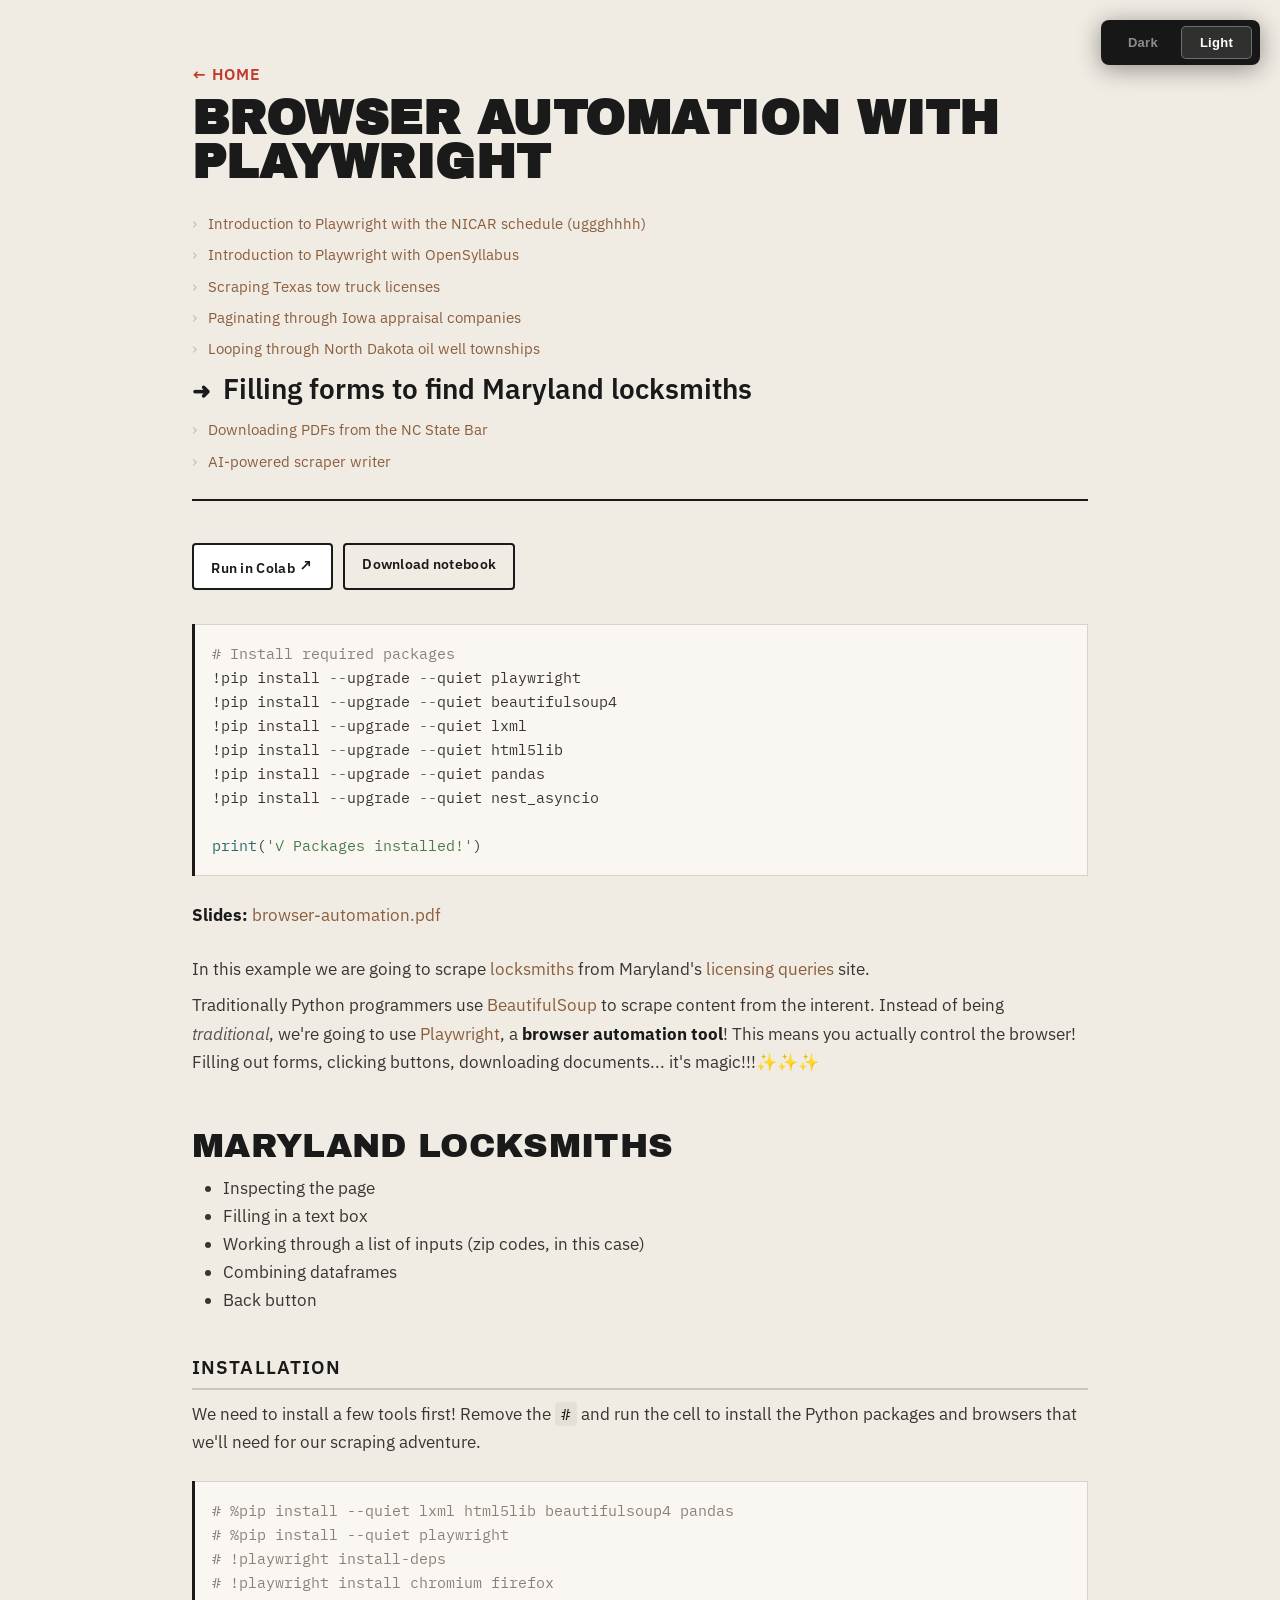
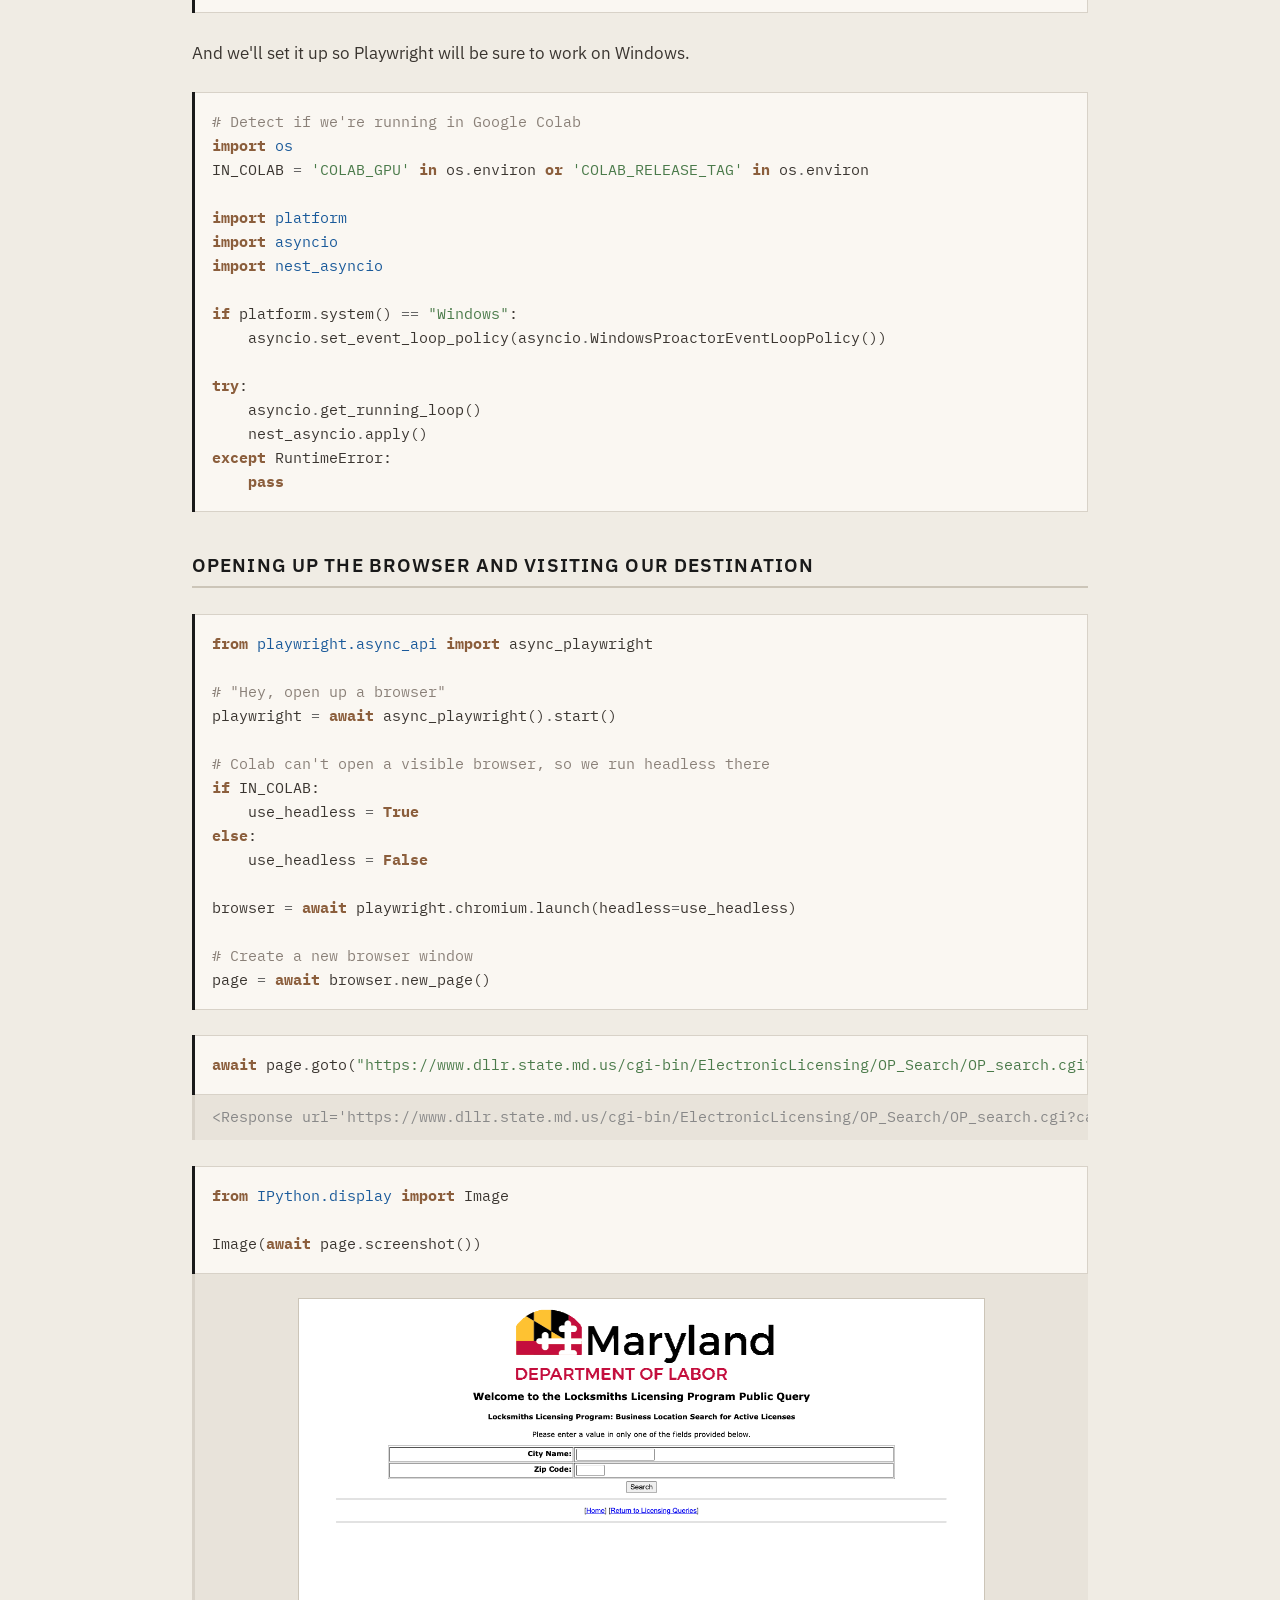
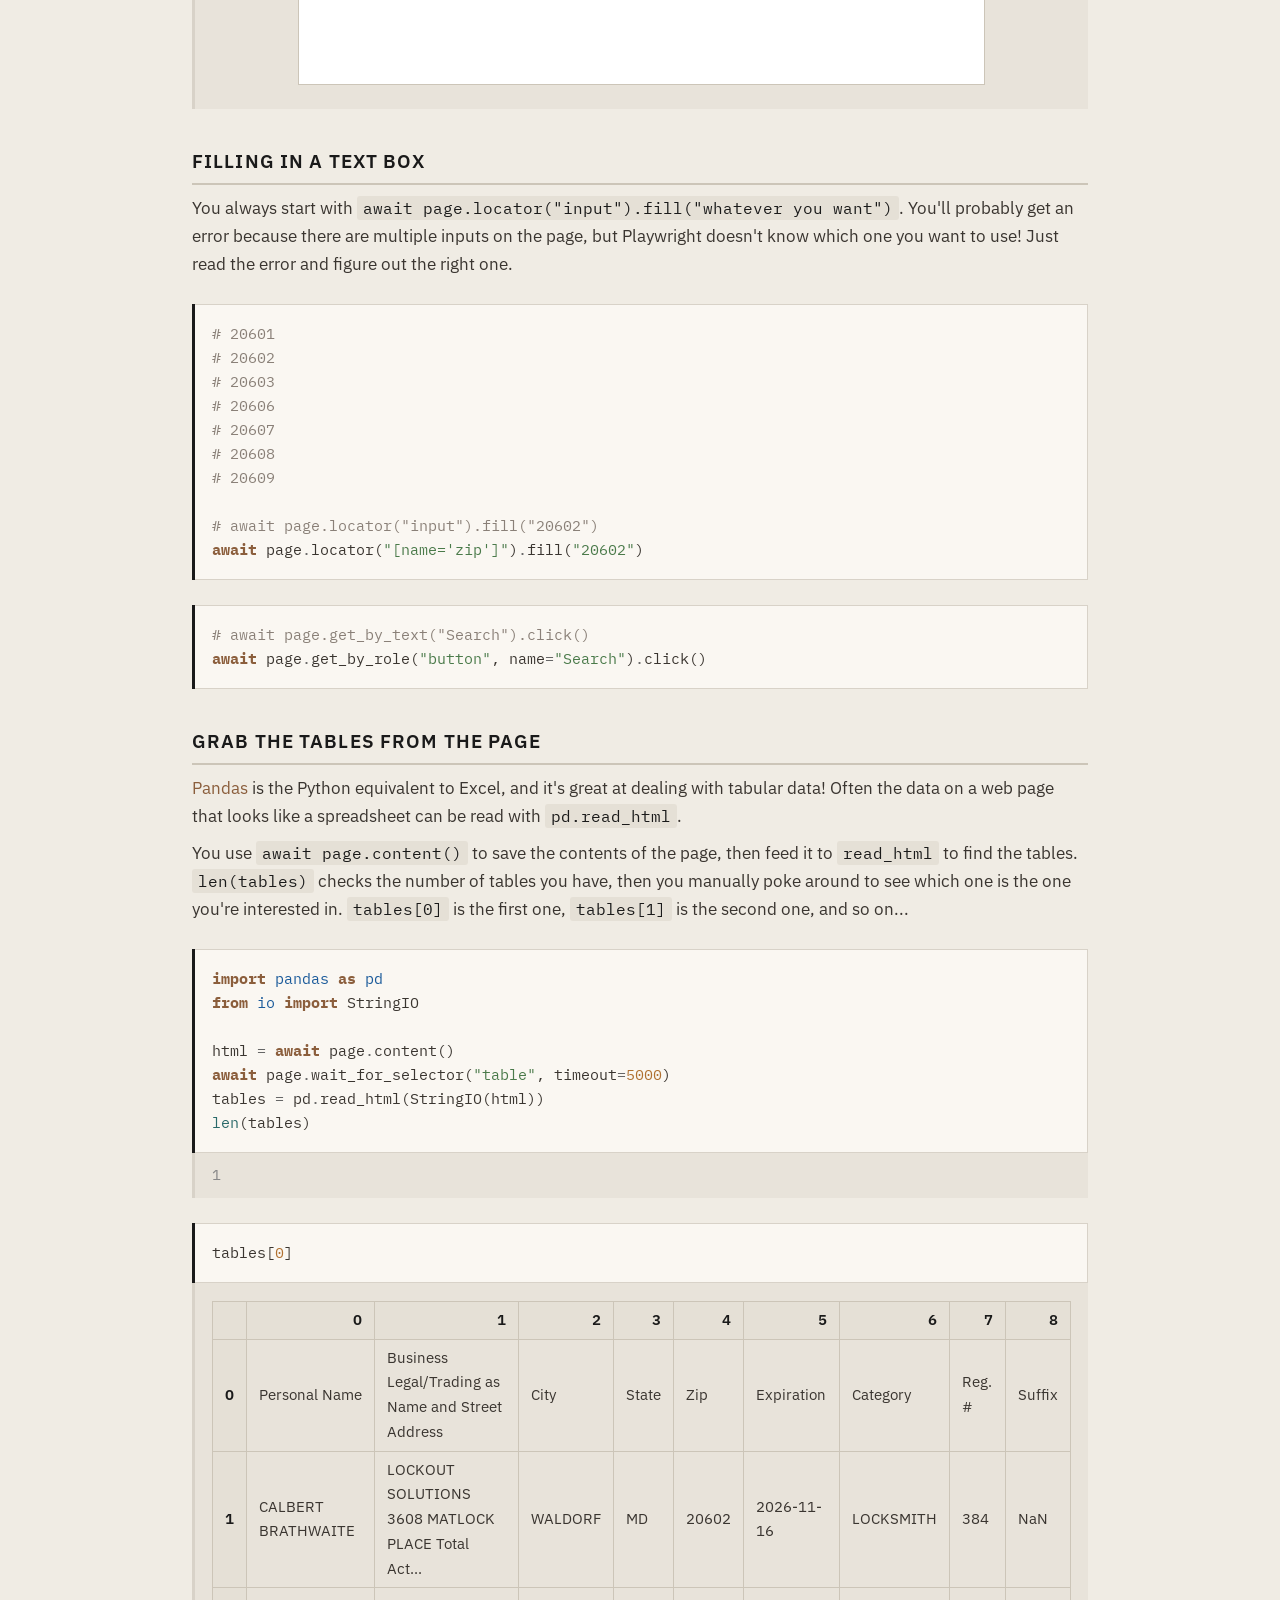
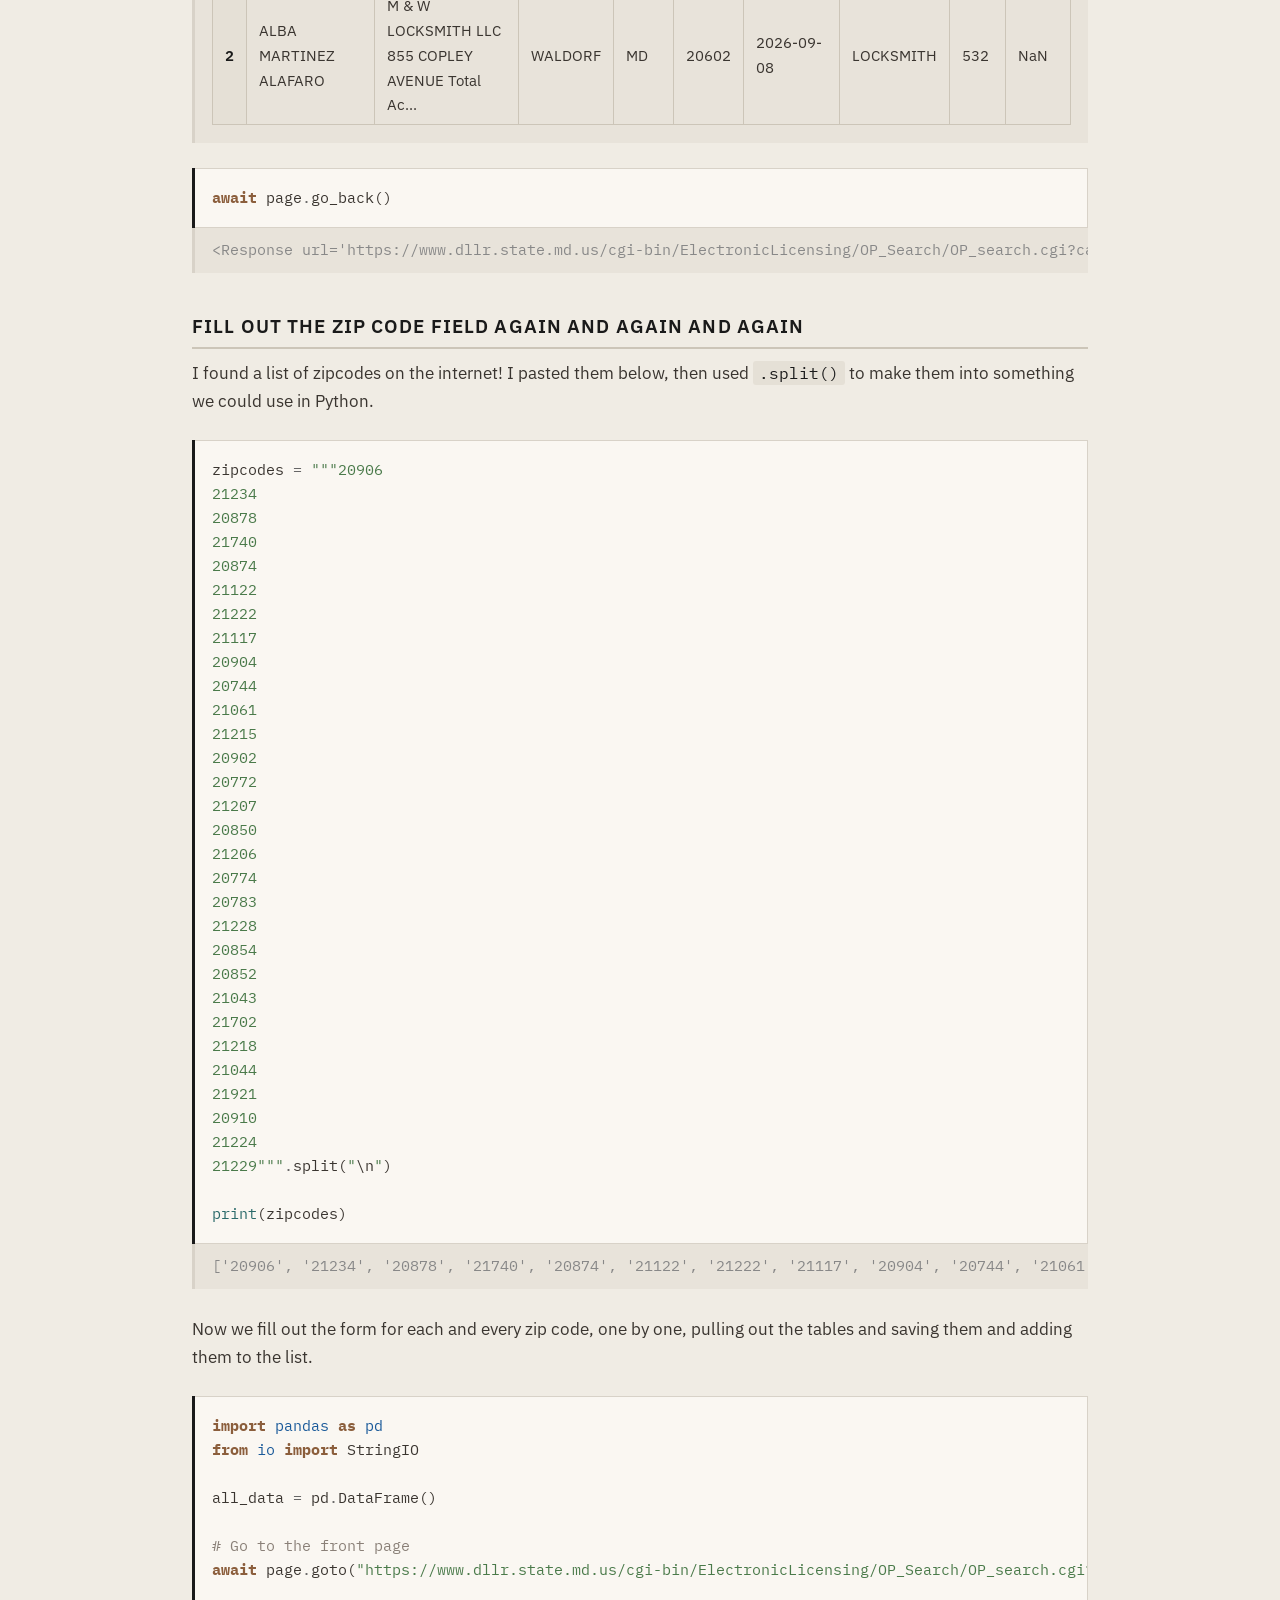
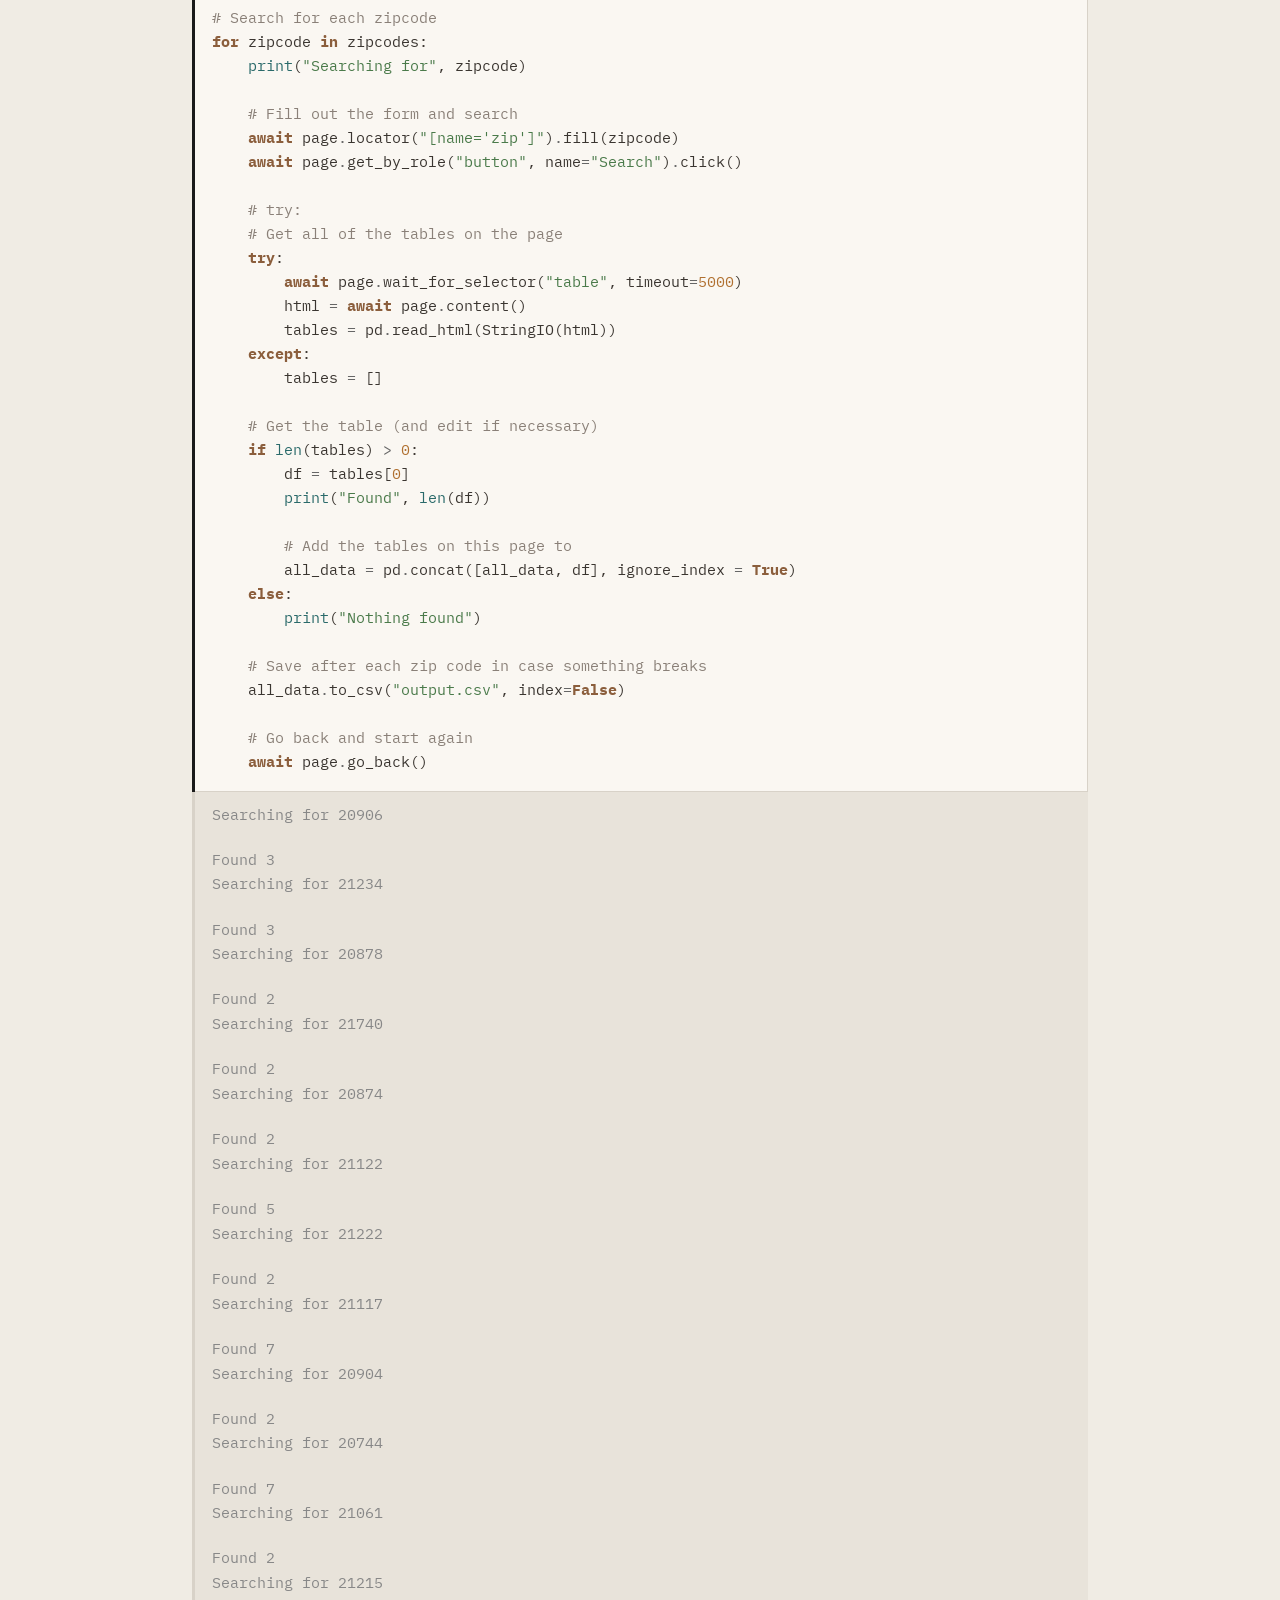
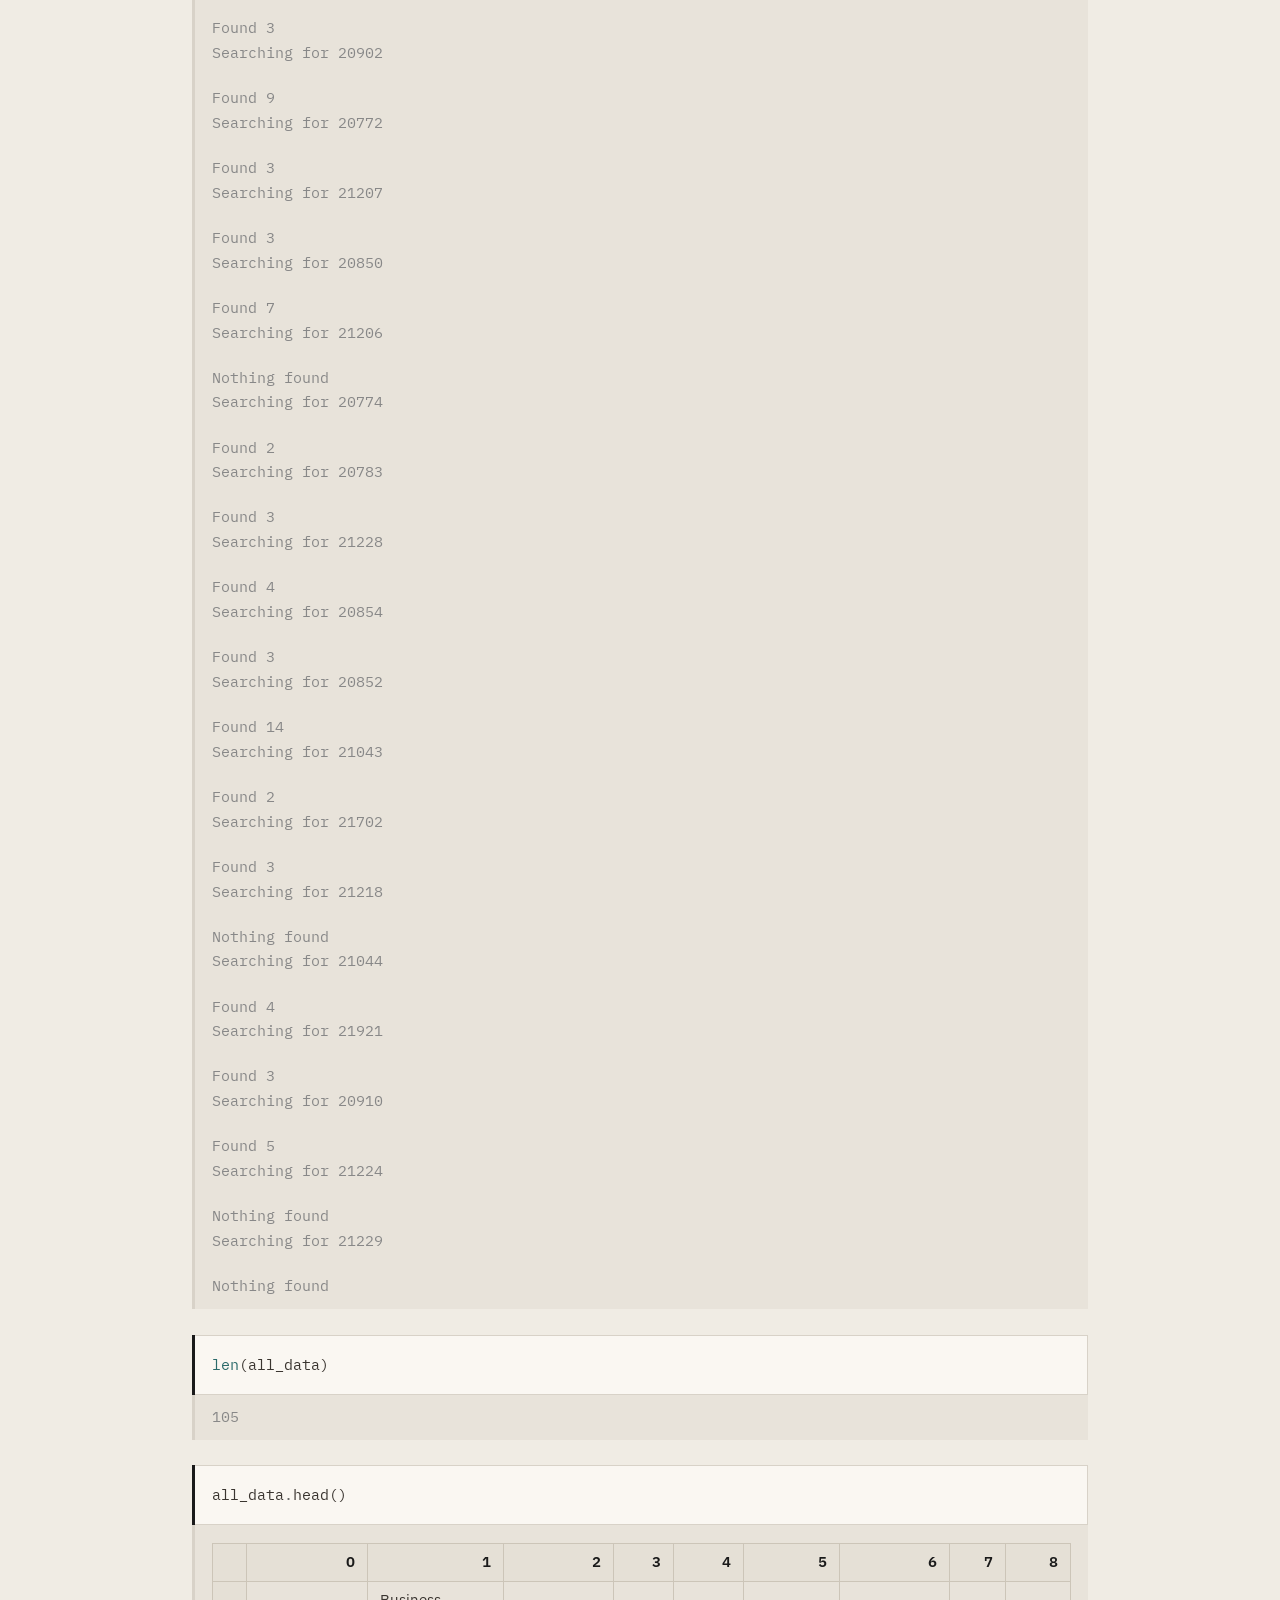
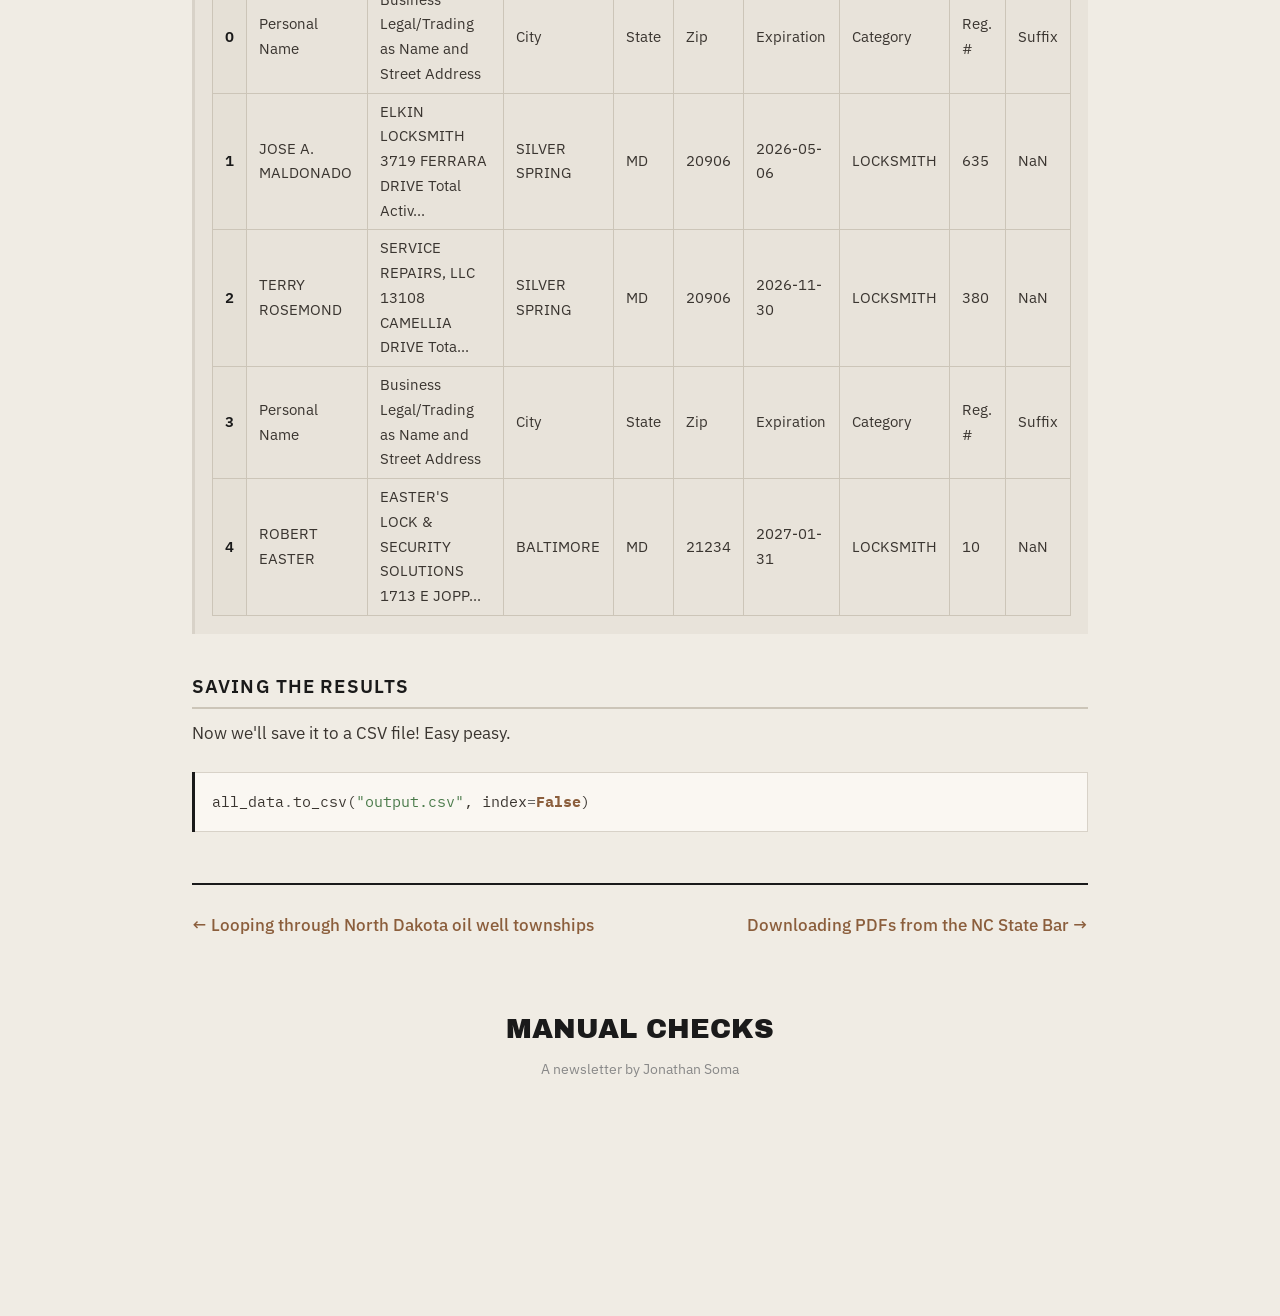
<file: docs/browser-automation/04-maryland-locksmiths-ANSWERS.html>
<!DOCTYPE html>
<html lang="en">
<head>
    <meta charset="utf-8">
    <meta name="viewport" content="width=device-width, initial-scale=1">
    <title>Filling forms to find Maryland locksmiths</title>

    <link rel="preconnect" href="https://fonts.googleapis.com">
    <link rel="preconnect" href="https://fonts.gstatic.com" crossorigin>
    <link href="https://fonts.googleapis.com/css2?family=Playfair+Display:ital,wght@0,400;0,700;1,400;1,700&family=Source+Serif+4:ital,opsz,wght@0,8..60,400;0,8..60,600;1,8..60,400&family=Inter:wght@400;500;600&family=Archivo+Black&family=IBM+Plex+Mono:wght@400;500&family=IBM+Plex+Sans:wght@400;500;600&display=swap" rel="stylesheet">
    <link rel="stylesheet" href="../static/base.css">
    
<link rel="stylesheet" href="../static/read.css">

    <script>
    // Set theme before paint to avoid FOUC
    (function(){var s=localStorage.getItem('theme');var t=s||(window.matchMedia('(prefers-color-scheme: light)').matches?'light':'dark');document.documentElement.className='theme-'+(t==='dark'?'noir':'broadsheet');})();
    </script>
</head>
<body>

<div class="theme-switcher">
    <button class="active" onclick="setTheme('dark', this)">Dark</button>
    <button onclick="setTheme('light', this)">Light</button>
</div>

<div class="page">
    

<nav class="nb-topnav">
    <a href="../index.html" class="nb-topnav-home">&larr; Home</a>
    
    <div class="nb-topnav-title">Browser automation with Playwright</div>
    
    <ol class="nb-topnav-list">
        
        <li>
            
            <a href="00-nicar-ANSWERS.html">Introduction to Playwright with the NICAR schedule (uggghhhh)</a>
            
        </li>
        
        <li>
            
            <a href="00-opensyllabus-ANSWERS.html">Introduction to Playwright with OpenSyllabus</a>
            
        </li>
        
        <li>
            
            <a href="01-texas-tow-trucks-licenses-ANSWERS.html">Scraping Texas tow truck licenses</a>
            
        </li>
        
        <li>
            
            <a href="02-iowa-appraisal-management-companies-ANSWERS.html">Paginating through Iowa appraisal companies</a>
            
        </li>
        
        <li>
            
            <a href="03-north-dakota-oil-wells-ANSWERS.html">Looping through North Dakota oil well townships</a>
            
        </li>
        
        <li class="is-current">
            
            <span class="nb-topnav-current">Filling forms to find Maryland locksmiths</span>
            
        </li>
        
        <li>
            
            <a href="05-nc-state-bar-discipline-orders-ANSWERS.html">Downloading PDFs from the NC State Bar</a>
            
        </li>
        
        <li>
            
            <a href="06-scraper-writer-ANSWERS.html">AI-powered scraper writer</a>
            
        </li>
        
    </ol>
</nav>



<div class="nb-actions">
    <a href="https://colab.research.google.com/github/jsoma/workshop-browser-automation/blob/main/docs/browser-automation/04-maryland-locksmiths-ANSWERS.ipynb" class="nb-action-btn nb-action-colab" target="_blank" rel="noopener">Run in Colab</a>
    <a href="04-maryland-locksmiths-ANSWERS.ipynb" class="nb-action-btn nb-action-download" download>Download notebook</a>
</div>


<div class="cell border-box-sizing code_cell rendered" id="cell-id=7d23f517">
<div class="input">
<div class="prompt input_prompt">In [ ]:</div>
<div class="inner_cell">
<div class="input_area">
<div class="highlight hl-ipython3"><pre><span></span><span class="c1"># Install required packages</span>
<span class="err">!</span><span class="n">pip</span> <span class="n">install</span> <span class="o">--</span><span class="n">upgrade</span> <span class="o">--</span><span class="n">quiet</span> <span class="n">playwright</span>
<span class="err">!</span><span class="n">pip</span> <span class="n">install</span> <span class="o">--</span><span class="n">upgrade</span> <span class="o">--</span><span class="n">quiet</span> <span class="n">beautifulsoup4</span>
<span class="err">!</span><span class="n">pip</span> <span class="n">install</span> <span class="o">--</span><span class="n">upgrade</span> <span class="o">--</span><span class="n">quiet</span> <span class="n">lxml</span>
<span class="err">!</span><span class="n">pip</span> <span class="n">install</span> <span class="o">--</span><span class="n">upgrade</span> <span class="o">--</span><span class="n">quiet</span> <span class="n">html5lib</span>
<span class="err">!</span><span class="n">pip</span> <span class="n">install</span> <span class="o">--</span><span class="n">upgrade</span> <span class="o">--</span><span class="n">quiet</span> <span class="n">pandas</span>
<span class="err">!</span><span class="n">pip</span> <span class="n">install</span> <span class="o">--</span><span class="n">upgrade</span> <span class="o">--</span><span class="n">quiet</span> <span class="n">nest_asyncio</span>

<span class="nb">print</span><span class="p">(</span><span class="s1">'✓ Packages installed!'</span><span class="p">)</span>
</pre></div>
</div>
</div>
</div>
</div>
<div class="cell border-box-sizing text_cell rendered" id="cell-id=3d24c7ee"><div class="prompt input_prompt">
</div><div class="inner_cell">
<div class="text_cell_render border-box-sizing rendered_html">
<p><strong>Slides:</strong> <a href="./browser-automation.pdf">browser-automation.pdf</a></p>
</div>
</div>
</div>
<div class="cell border-box-sizing text_cell rendered" id="cell-id=2a43a97a-85aa-4251-a05d-5ec2cc91fe44"><div class="prompt input_prompt">
</div><div class="inner_cell">
<div class="text_cell_render border-box-sizing rendered_html">
<p>In this example we are going to scrape <a href="https://www.dllr.state.md.us/cgi-bin/ElectronicLicensing/OP_Search/OP_search.cgi?calling_app=LOCKSMITH::LOCKSMITH_personal_location">locksmiths</a> from Maryland's <a href="https://www.dllr.state.md.us/pq/">licensing queries</a> site.</p>
<p>Traditionally Python programmers use <a href="https://beautiful-soup-4.readthedocs.io/en/latest/">BeautifulSoup</a> to scrape content from the interent. Instead of being <em>traditional</em>, we're going to use <a href="https://playwright.dev/python/">Playwright</a>, a <strong>browser automation tool</strong>! This means you actually control the browser! Filling out forms, clicking buttons, downloading documents... it's magic!!!✨✨✨</p>
<h1 id="Maryland-locksmiths">Maryland locksmiths<a class="anchor-link" href="#Maryland-locksmiths">¶</a></h1><ul>
<li>Inspecting the page</li>
<li>Filling in a text box</li>
<li>Working through a list of inputs (zip codes, in this case)</li>
<li>Combining dataframes</li>
<li>Back button</li>
</ul>
</div>
</div>
</div>
<div class="cell border-box-sizing text_cell rendered" id="cell-id=ee675aba-820b-4af6-87c9-8e678ded7df9"><div class="prompt input_prompt">
</div><div class="inner_cell">
<div class="text_cell_render border-box-sizing rendered_html">
<h2 id="Installation">Installation<a class="anchor-link" href="#Installation">¶</a></h2><p>We need to install a few tools first! Remove the <code>#</code> and run the cell to install the Python packages and browsers that we'll need for our scraping adventure.</p>
</div>
</div>
</div>
<div class="cell border-box-sizing code_cell rendered" id="cell-id=f7216c80-6474-48f8-9f27-768ad8cc88cc">
<div class="input">
<div class="prompt input_prompt">In [1]:</div>
<div class="inner_cell">
<div class="input_area">
<div class="highlight hl-ipython3"><pre><span></span><span class="c1"># %pip install --quiet lxml html5lib beautifulsoup4 pandas</span>
<span class="c1"># %pip install --quiet playwright</span>
<span class="c1"># !playwright install-deps</span>
<span class="c1"># !playwright install chromium firefox</span>
</pre></div>
</div>
</div>
</div>
</div>
<div class="cell border-box-sizing text_cell rendered" id="cell-id=f4ddb36d"><div class="prompt input_prompt">
</div><div class="inner_cell">
<div class="text_cell_render border-box-sizing rendered_html">
<p>And we'll set it up so Playwright will be sure to work on Windows.</p>
</div>
</div>
</div>
<div class="cell border-box-sizing code_cell rendered" id="cell-id=d039316a">
<div class="input">
<div class="prompt input_prompt">In [2]:</div>
<div class="inner_cell">
<div class="input_area">
<div class="highlight hl-ipython3"><pre><span></span><span class="c1"># Detect if we're running in Google Colab</span>
<span class="kn">import</span><span class="w"> </span><span class="nn">os</span>
<span class="n">IN_COLAB</span> <span class="o">=</span> <span class="s1">'COLAB_GPU'</span> <span class="ow">in</span> <span class="n">os</span><span class="o">.</span><span class="n">environ</span> <span class="ow">or</span> <span class="s1">'COLAB_RELEASE_TAG'</span> <span class="ow">in</span> <span class="n">os</span><span class="o">.</span><span class="n">environ</span>

<span class="kn">import</span><span class="w"> </span><span class="nn">platform</span>
<span class="kn">import</span><span class="w"> </span><span class="nn">asyncio</span>
<span class="kn">import</span><span class="w"> </span><span class="nn">nest_asyncio</span>

<span class="k">if</span> <span class="n">platform</span><span class="o">.</span><span class="n">system</span><span class="p">()</span> <span class="o">==</span> <span class="s2">"Windows"</span><span class="p">:</span>
    <span class="n">asyncio</span><span class="o">.</span><span class="n">set_event_loop_policy</span><span class="p">(</span><span class="n">asyncio</span><span class="o">.</span><span class="n">WindowsProactorEventLoopPolicy</span><span class="p">())</span>

<span class="k">try</span><span class="p">:</span>
    <span class="n">asyncio</span><span class="o">.</span><span class="n">get_running_loop</span><span class="p">()</span>
    <span class="n">nest_asyncio</span><span class="o">.</span><span class="n">apply</span><span class="p">()</span>
<span class="k">except</span> <span class="ne">RuntimeError</span><span class="p">:</span>
    <span class="k">pass</span>
</pre></div>
</div>
</div>
</div>
</div>
<div class="cell border-box-sizing text_cell rendered" id="cell-id=5144ddcd-7ec1-44db-9d4a-a605d3013a6d"><div class="prompt input_prompt">
</div><div class="inner_cell">
<div class="text_cell_render border-box-sizing rendered_html">
<h2 id="Opening-up-the-browser-and-visiting-our-destination">Opening up the browser and visiting our destination<a class="anchor-link" href="#Opening-up-the-browser-and-visiting-our-destination">¶</a></h2>
</div>
</div>
</div>
<div class="cell border-box-sizing code_cell rendered" id="cell-id=69e2e5c0-9641-47c0-a71a-122fb40589f2">
<div class="input">
<div class="prompt input_prompt">In [3]:</div>
<div class="inner_cell">
<div class="input_area">
<div class="highlight hl-ipython3"><pre><span></span><span class="kn">from</span><span class="w"> </span><span class="nn">playwright.async_api</span><span class="w"> </span><span class="kn">import</span> <span class="n">async_playwright</span>

<span class="c1"># "Hey, open up a browser"</span>
<span class="n">playwright</span> <span class="o">=</span> <span class="k">await</span> <span class="n">async_playwright</span><span class="p">()</span><span class="o">.</span><span class="n">start</span><span class="p">()</span>

<span class="c1"># Colab can't open a visible browser, so we run headless there</span>
<span class="k">if</span> <span class="n">IN_COLAB</span><span class="p">:</span>
    <span class="n">use_headless</span> <span class="o">=</span> <span class="kc">True</span>
<span class="k">else</span><span class="p">:</span>
    <span class="n">use_headless</span> <span class="o">=</span> <span class="kc">False</span>

<span class="n">browser</span> <span class="o">=</span> <span class="k">await</span> <span class="n">playwright</span><span class="o">.</span><span class="n">chromium</span><span class="o">.</span><span class="n">launch</span><span class="p">(</span><span class="n">headless</span><span class="o">=</span><span class="n">use_headless</span><span class="p">)</span>

<span class="c1"># Create a new browser window</span>
<span class="n">page</span> <span class="o">=</span> <span class="k">await</span> <span class="n">browser</span><span class="o">.</span><span class="n">new_page</span><span class="p">()</span>
</pre></div>
</div>
</div>
</div>
</div>
<div class="cell border-box-sizing code_cell rendered" id="cell-id=2e2396e4-9eb2-44c3-8961-3266188eb1bb">
<div class="input">
<div class="prompt input_prompt">In [4]:</div>
<div class="inner_cell">
<div class="input_area">
<div class="highlight hl-ipython3"><pre><span></span><span class="k">await</span> <span class="n">page</span><span class="o">.</span><span class="n">goto</span><span class="p">(</span><span class="s2">"https://www.dllr.state.md.us/cgi-bin/ElectronicLicensing/OP_Search/OP_search.cgi?calling_app=LOCKSMITH::LOCKSMITH_personal_location"</span><span class="p">)</span>
</pre></div>
</div>
</div>
</div>
<div class="output_wrapper">
<div class="output">
<div class="output_area">
<div class="prompt output_prompt">Out[4]:</div>
<div class="output_text output_subarea output_execute_result">
<pre>&lt;Response url='https://www.dllr.state.md.us/cgi-bin/ElectronicLicensing/OP_Search/OP_search.cgi?calling_app=LOCKSMITH::LOCKSMITH_personal_location' request=&lt;Request url='https://www.dllr.state.md.us/cgi-bin/ElectronicLicensing/OP_Search/OP_search.cgi?calling_app=LOCKSMITH::LOCKSMITH_personal_location' method='GET'&gt;&gt;</pre>
</div>
</div>
</div>
</div>
</div>
<div class="cell border-box-sizing code_cell rendered" id="cell-id=af7081fc">
<div class="input">
<div class="prompt input_prompt">In [5]:</div>
<div class="inner_cell">
<div class="input_area">
<div class="highlight hl-ipython3"><pre><span></span><span class="kn">from</span><span class="w"> </span><span class="nn">IPython.display</span><span class="w"> </span><span class="kn">import</span> <span class="n">Image</span>

<span class="n">Image</span><span class="p">(</span><span class="k">await</span> <span class="n">page</span><span class="o">.</span><span class="n">screenshot</span><span class="p">())</span>
</pre></div>
</div>
</div>
</div>
<div class="output_wrapper">
<div class="output">
<div class="output_area">
<div class="prompt output_prompt">Out[5]:</div>
<div class="output_png output_subarea output_execute_result">
<img alt="No description has been provided for this image" src="[data-uri]"/>
</div>
</div>
</div>
</div>
</div>
<div class="cell border-box-sizing text_cell rendered" id="cell-id=c8c8e231-47ce-451f-a365-8789f512cc9c"><div class="prompt input_prompt">
</div><div class="inner_cell">
<div class="text_cell_render border-box-sizing rendered_html">
<h2 id="Filling-in-a-text-box">Filling in a text box<a class="anchor-link" href="#Filling-in-a-text-box">¶</a></h2><p>You always start with <code>await page.locator("input").fill("whatever you want")</code>. You'll probably get an error because there are multiple inputs on the page, but Playwright doesn't know which one you want to use! Just read the error and figure out the right one.</p>
</div>
</div>
</div>
<div class="cell border-box-sizing code_cell rendered" id="cell-id=6a4af410-be35-4e4b-b907-faf13935dbba">
<div class="input">
<div class="prompt input_prompt">In [6]:</div>
<div class="inner_cell">
<div class="input_area">
<div class="highlight hl-ipython3"><pre><span></span><span class="c1"># 20601 </span>
<span class="c1"># 20602</span>
<span class="c1"># 20603</span>
<span class="c1"># 20606</span>
<span class="c1"># 20607</span>
<span class="c1"># 20608</span>
<span class="c1"># 20609</span>

<span class="c1"># await page.locator("input").fill("20602")</span>
<span class="k">await</span> <span class="n">page</span><span class="o">.</span><span class="n">locator</span><span class="p">(</span><span class="s2">"[name='zip']"</span><span class="p">)</span><span class="o">.</span><span class="n">fill</span><span class="p">(</span><span class="s2">"20602"</span><span class="p">)</span>
</pre></div>
</div>
</div>
</div>
</div>
<div class="cell border-box-sizing code_cell rendered" id="cell-id=5cc1c555-1d1b-499f-98f5-9d8d2316b77d">
<div class="input">
<div class="prompt input_prompt">In [7]:</div>
<div class="inner_cell">
<div class="input_area">
<div class="highlight hl-ipython3"><pre><span></span><span class="c1"># await page.get_by_text("Search").click()</span>
<span class="k">await</span> <span class="n">page</span><span class="o">.</span><span class="n">get_by_role</span><span class="p">(</span><span class="s2">"button"</span><span class="p">,</span> <span class="n">name</span><span class="o">=</span><span class="s2">"Search"</span><span class="p">)</span><span class="o">.</span><span class="n">click</span><span class="p">()</span>
</pre></div>
</div>
</div>
</div>
</div>
<div class="cell border-box-sizing text_cell rendered" id="cell-id=afb8d3d1-2eb1-4942-9403-5e99a89309e3"><div class="prompt input_prompt">
</div><div class="inner_cell">
<div class="text_cell_render border-box-sizing rendered_html">
<h2 id="Grab-the-tables-from-the-page">Grab the tables from the page<a class="anchor-link" href="#Grab-the-tables-from-the-page">¶</a></h2><p><a href="https://pandas.pydata.org/">Pandas</a> is the Python equivalent to Excel, and it's great at dealing with tabular data! Often the data on a web page that looks like a spreadsheet can be read with <code>pd.read_html</code>.</p>
<p>You use <code>await page.content()</code> to save the contents of the page, then feed it to <code>read_html</code> to find the tables. <code>len(tables)</code> checks the number of tables you have, then you manually poke around to see which one is the one you're interested in. <code>tables[0]</code> is the first one, <code>tables[1]</code> is the second one, and so on...</p>
</div>
</div>
</div>
<div class="cell border-box-sizing code_cell rendered" id="cell-id=66be6a9b-c861-4e5a-b95e-3de2548c225b">
<div class="input">
<div class="prompt input_prompt">In [8]:</div>
<div class="inner_cell">
<div class="input_area">
<div class="highlight hl-ipython3"><pre><span></span><span class="kn">import</span><span class="w"> </span><span class="nn">pandas</span><span class="w"> </span><span class="k">as</span><span class="w"> </span><span class="nn">pd</span>
<span class="kn">from</span><span class="w"> </span><span class="nn">io</span><span class="w"> </span><span class="kn">import</span> <span class="n">StringIO</span>

<span class="n">html</span> <span class="o">=</span> <span class="k">await</span> <span class="n">page</span><span class="o">.</span><span class="n">content</span><span class="p">()</span>
<span class="k">await</span> <span class="n">page</span><span class="o">.</span><span class="n">wait_for_selector</span><span class="p">(</span><span class="s2">"table"</span><span class="p">,</span> <span class="n">timeout</span><span class="o">=</span><span class="mi">5000</span><span class="p">)</span>
<span class="n">tables</span> <span class="o">=</span> <span class="n">pd</span><span class="o">.</span><span class="n">read_html</span><span class="p">(</span><span class="n">StringIO</span><span class="p">(</span><span class="n">html</span><span class="p">))</span>
<span class="nb">len</span><span class="p">(</span><span class="n">tables</span><span class="p">)</span>
</pre></div>
</div>
</div>
</div>
<div class="output_wrapper">
<div class="output">
<div class="output_area">
<div class="prompt output_prompt">Out[8]:</div>
<div class="output_text output_subarea output_execute_result">
<pre>1</pre>
</div>
</div>
</div>
</div>
</div>
<div class="cell border-box-sizing code_cell rendered" id="cell-id=d35c6e02-fa86-4075-b80b-f15e81ed4de3">
<div class="input">
<div class="prompt input_prompt">In [9]:</div>
<div class="inner_cell">
<div class="input_area">
<div class="highlight hl-ipython3"><pre><span></span><span class="n">tables</span><span class="p">[</span><span class="mi">0</span><span class="p">]</span>
</pre></div>
</div>
</div>
</div>
<div class="output_wrapper">
<div class="output">
<div class="output_area">
<div class="prompt output_prompt">Out[9]:</div>
<div class="output_html rendered_html output_subarea output_execute_result"><div>
<style scoped="">
    .dataframe tbody tr th:only-of-type {
        vertical-align: middle;
    }

    .dataframe tbody tr th {
        vertical-align: top;
    }

    .dataframe thead th {
        text-align: right;
    }
</style>
<table border="1" class="dataframe">
<thead>
<tr style="text-align: right;">
<th></th>
<th>0</th>
<th>1</th>
<th>2</th>
<th>3</th>
<th>4</th>
<th>5</th>
<th>6</th>
<th>7</th>
<th>8</th>
</tr>
</thead>
<tbody>
<tr>
<th>0</th>
<td>Personal Name</td>
<td>Business Legal/Trading as Name and Street Address</td>
<td>City</td>
<td>State</td>
<td>Zip</td>
<td>Expiration</td>
<td>Category</td>
<td>Reg. #</td>
<td>Suffix</td>
</tr>
<tr>
<th>1</th>
<td>CALBERT BRATHWAITE</td>
<td>LOCKOUT SOLUTIONS 3608 MATLOCK PLACE Total Act...</td>
<td>WALDORF</td>
<td>MD</td>
<td>20602</td>
<td>2026-11-16</td>
<td>LOCKSMITH</td>
<td>384</td>
<td>NaN</td>
</tr>
<tr>
<th>2</th>
<td>ALBA MARTINEZ ALAFARO</td>
<td>M &amp; W LOCKSMITH LLC 855 COPLEY AVENUE Total Ac...</td>
<td>WALDORF</td>
<td>MD</td>
<td>20602</td>
<td>2026-09-08</td>
<td>LOCKSMITH</td>
<td>532</td>
<td>NaN</td>
</tr>
</tbody>
</table>
</div></div>
</div>
</div>
</div>
</div>
<div class="cell border-box-sizing code_cell rendered" id="cell-id=4ebbc24e-5ee3-40c0-8e2e-68e72d3d58d6">
<div class="input">
<div class="prompt input_prompt">In [10]:</div>
<div class="inner_cell">
<div class="input_area">
<div class="highlight hl-ipython3"><pre><span></span><span class="k">await</span> <span class="n">page</span><span class="o">.</span><span class="n">go_back</span><span class="p">()</span>
</pre></div>
</div>
</div>
</div>
<div class="output_wrapper">
<div class="output">
<div class="output_area">
<div class="prompt output_prompt">Out[10]:</div>
<div class="output_text output_subarea output_execute_result">
<pre>&lt;Response url='https://www.dllr.state.md.us/cgi-bin/ElectronicLicensing/OP_Search/OP_search.cgi?calling_app=LOCKSMITH::LOCKSMITH_personal_location' request=&lt;Request url='https://www.dllr.state.md.us/cgi-bin/ElectronicLicensing/OP_Search/OP_search.cgi?calling_app=LOCKSMITH::LOCKSMITH_personal_location' method='GET'&gt;&gt;</pre>
</div>
</div>
</div>
</div>
</div>
<div class="cell border-box-sizing text_cell rendered" id="cell-id=adeaefe1-cd74-4d86-a8a6-ef80c31f7665"><div class="prompt input_prompt">
</div><div class="inner_cell">
<div class="text_cell_render border-box-sizing rendered_html">
<h2 id="Fill-out-the-ZIP-code-field-again-and-again-and-again">Fill out the ZIP code field again and again and again<a class="anchor-link" href="#Fill-out-the-ZIP-code-field-again-and-again-and-again">¶</a></h2><p>I found a list of zipcodes on the internet! I pasted them below, then used <code>.split()</code> to make them into something we could use in Python.</p>
</div>
</div>
</div>
<div class="cell border-box-sizing code_cell rendered" id="cell-id=78680b8c-2b86-448d-9318-7e0e12031fc9">
<div class="input">
<div class="prompt input_prompt">In [11]:</div>
<div class="inner_cell">
<div class="input_area">
<div class="highlight hl-ipython3"><pre><span></span><span class="n">zipcodes</span> <span class="o">=</span> <span class="s2">"""20906</span>
<span class="s2">21234</span>
<span class="s2">20878</span>
<span class="s2">21740</span>
<span class="s2">20874</span>
<span class="s2">21122</span>
<span class="s2">21222</span>
<span class="s2">21117</span>
<span class="s2">20904</span>
<span class="s2">20744</span>
<span class="s2">21061</span>
<span class="s2">21215</span>
<span class="s2">20902</span>
<span class="s2">20772</span>
<span class="s2">21207</span>
<span class="s2">20850</span>
<span class="s2">21206</span>
<span class="s2">20774</span>
<span class="s2">20783</span>
<span class="s2">21228</span>
<span class="s2">20854</span>
<span class="s2">20852</span>
<span class="s2">21043</span>
<span class="s2">21702</span>
<span class="s2">21218</span>
<span class="s2">21044</span>
<span class="s2">21921</span>
<span class="s2">20910</span>
<span class="s2">21224</span>
<span class="s2">21229"""</span><span class="o">.</span><span class="n">split</span><span class="p">(</span><span class="s2">"</span><span class="se">\n</span><span class="s2">"</span><span class="p">)</span>

<span class="nb">print</span><span class="p">(</span><span class="n">zipcodes</span><span class="p">)</span>
</pre></div>
</div>
</div>
</div>
<div class="output_wrapper">
<div class="output">
<div class="output_area">
<div class="prompt"></div>
<div class="output_subarea output_stream output_stdout output_text">
<pre>['20906', '21234', '20878', '21740', '20874', '21122', '21222', '21117', '20904', '20744', '21061', '21215', '20902', '20772', '21207', '20850', '21206', '20774', '20783', '21228', '20854', '20852', '21043', '21702', '21218', '21044', '21921', '20910', '21224', '21229']
</pre>
</div>
</div>
</div>
</div>
</div>
<div class="cell border-box-sizing text_cell rendered" id="cell-id=68183a4d-0ad8-4b81-bc4d-b70fc67b37b0"><div class="prompt input_prompt">
</div><div class="inner_cell">
<div class="text_cell_render border-box-sizing rendered_html">
<p>Now we fill out the form for each and every zip code, one by one, pulling out the tables and saving them and adding them to the list.</p>
</div>
</div>
</div>
<div class="cell border-box-sizing code_cell rendered celltag_solution" id="cell-id=6a4102aa-4ff0-4212-9896-1db04cb0617c">
<div class="input">
<div class="prompt input_prompt">In [12]:</div>
<div class="inner_cell">
<div class="input_area">
<div class="highlight hl-ipython3"><pre><span></span><span class="kn">import</span><span class="w"> </span><span class="nn">pandas</span><span class="w"> </span><span class="k">as</span><span class="w"> </span><span class="nn">pd</span>
<span class="kn">from</span><span class="w"> </span><span class="nn">io</span><span class="w"> </span><span class="kn">import</span> <span class="n">StringIO</span>

<span class="n">all_data</span> <span class="o">=</span> <span class="n">pd</span><span class="o">.</span><span class="n">DataFrame</span><span class="p">()</span>

<span class="c1"># Go to the front page</span>
<span class="k">await</span> <span class="n">page</span><span class="o">.</span><span class="n">goto</span><span class="p">(</span><span class="s2">"https://www.dllr.state.md.us/cgi-bin/ElectronicLicensing/OP_Search/OP_search.cgi?calling_app=LOCKSMITH::LOCKSMITH_personal_location"</span><span class="p">)</span>

<span class="c1"># Search for each zipcode</span>
<span class="k">for</span> <span class="n">zipcode</span> <span class="ow">in</span> <span class="n">zipcodes</span><span class="p">:</span>
    <span class="nb">print</span><span class="p">(</span><span class="s2">"Searching for"</span><span class="p">,</span> <span class="n">zipcode</span><span class="p">)</span>

    <span class="c1"># Fill out the form and search</span>
    <span class="k">await</span> <span class="n">page</span><span class="o">.</span><span class="n">locator</span><span class="p">(</span><span class="s2">"[name='zip']"</span><span class="p">)</span><span class="o">.</span><span class="n">fill</span><span class="p">(</span><span class="n">zipcode</span><span class="p">)</span>
    <span class="k">await</span> <span class="n">page</span><span class="o">.</span><span class="n">get_by_role</span><span class="p">(</span><span class="s2">"button"</span><span class="p">,</span> <span class="n">name</span><span class="o">=</span><span class="s2">"Search"</span><span class="p">)</span><span class="o">.</span><span class="n">click</span><span class="p">()</span>

    <span class="c1"># try:</span>
    <span class="c1"># Get all of the tables on the page</span>
    <span class="k">try</span><span class="p">:</span>
        <span class="k">await</span> <span class="n">page</span><span class="o">.</span><span class="n">wait_for_selector</span><span class="p">(</span><span class="s2">"table"</span><span class="p">,</span> <span class="n">timeout</span><span class="o">=</span><span class="mi">5000</span><span class="p">)</span>
        <span class="n">html</span> <span class="o">=</span> <span class="k">await</span> <span class="n">page</span><span class="o">.</span><span class="n">content</span><span class="p">()</span>
        <span class="n">tables</span> <span class="o">=</span> <span class="n">pd</span><span class="o">.</span><span class="n">read_html</span><span class="p">(</span><span class="n">StringIO</span><span class="p">(</span><span class="n">html</span><span class="p">))</span>
    <span class="k">except</span><span class="p">:</span>
        <span class="n">tables</span> <span class="o">=</span> <span class="p">[]</span>

    <span class="c1"># Get the table (and edit if necessary)</span>
    <span class="k">if</span> <span class="nb">len</span><span class="p">(</span><span class="n">tables</span><span class="p">)</span> <span class="o">&gt;</span> <span class="mi">0</span><span class="p">:</span>
        <span class="n">df</span> <span class="o">=</span> <span class="n">tables</span><span class="p">[</span><span class="mi">0</span><span class="p">]</span>
        <span class="nb">print</span><span class="p">(</span><span class="s2">"Found"</span><span class="p">,</span> <span class="nb">len</span><span class="p">(</span><span class="n">df</span><span class="p">))</span>
    
        <span class="c1"># Add the tables on this page to </span>
        <span class="n">all_data</span> <span class="o">=</span> <span class="n">pd</span><span class="o">.</span><span class="n">concat</span><span class="p">([</span><span class="n">all_data</span><span class="p">,</span> <span class="n">df</span><span class="p">],</span> <span class="n">ignore_index</span> <span class="o">=</span> <span class="kc">True</span><span class="p">)</span>
    <span class="k">else</span><span class="p">:</span>
        <span class="nb">print</span><span class="p">(</span><span class="s2">"Nothing found"</span><span class="p">)</span>

    <span class="c1"># Save after each zip code in case something breaks</span>
    <span class="n">all_data</span><span class="o">.</span><span class="n">to_csv</span><span class="p">(</span><span class="s2">"output.csv"</span><span class="p">,</span> <span class="n">index</span><span class="o">=</span><span class="kc">False</span><span class="p">)</span>

    <span class="c1"># Go back and start again</span>
    <span class="k">await</span> <span class="n">page</span><span class="o">.</span><span class="n">go_back</span><span class="p">()</span>
</pre></div>
</div>
</div>
</div>
<div class="output_wrapper">
<div class="output">
<div class="output_area">
<div class="prompt"></div>
<div class="output_subarea output_stream output_stdout output_text">
<pre>Searching for 20906
</pre>
</div>
</div>
<div class="output_area">
<div class="prompt"></div>
<div class="output_subarea output_stream output_stdout output_text">
<pre>Found 3
Searching for 21234
</pre>
</div>
</div>
<div class="output_area">
<div class="prompt"></div>
<div class="output_subarea output_stream output_stdout output_text">
<pre>Found 3
Searching for 20878
</pre>
</div>
</div>
<div class="output_area">
<div class="prompt"></div>
<div class="output_subarea output_stream output_stdout output_text">
<pre>Found 2
Searching for 21740
</pre>
</div>
</div>
<div class="output_area">
<div class="prompt"></div>
<div class="output_subarea output_stream output_stdout output_text">
<pre>Found 2
Searching for 20874
</pre>
</div>
</div>
<div class="output_area">
<div class="prompt"></div>
<div class="output_subarea output_stream output_stdout output_text">
<pre>Found 2
Searching for 21122
</pre>
</div>
</div>
<div class="output_area">
<div class="prompt"></div>
<div class="output_subarea output_stream output_stdout output_text">
<pre>Found 5
Searching for 21222
</pre>
</div>
</div>
<div class="output_area">
<div class="prompt"></div>
<div class="output_subarea output_stream output_stdout output_text">
<pre>Found 2
Searching for 21117
</pre>
</div>
</div>
<div class="output_area">
<div class="prompt"></div>
<div class="output_subarea output_stream output_stdout output_text">
<pre>Found 7
Searching for 20904
</pre>
</div>
</div>
<div class="output_area">
<div class="prompt"></div>
<div class="output_subarea output_stream output_stdout output_text">
<pre>Found 2
Searching for 20744
</pre>
</div>
</div>
<div class="output_area">
<div class="prompt"></div>
<div class="output_subarea output_stream output_stdout output_text">
<pre>Found 7
Searching for 21061
</pre>
</div>
</div>
<div class="output_area">
<div class="prompt"></div>
<div class="output_subarea output_stream output_stdout output_text">
<pre>Found 2
Searching for 21215
</pre>
</div>
</div>
<div class="output_area">
<div class="prompt"></div>
<div class="output_subarea output_stream output_stdout output_text">
<pre>Found 3
Searching for 20902
</pre>
</div>
</div>
<div class="output_area">
<div class="prompt"></div>
<div class="output_subarea output_stream output_stdout output_text">
<pre>Found 9
Searching for 20772
</pre>
</div>
</div>
<div class="output_area">
<div class="prompt"></div>
<div class="output_subarea output_stream output_stdout output_text">
<pre>Found 3
Searching for 21207
</pre>
</div>
</div>
<div class="output_area">
<div class="prompt"></div>
<div class="output_subarea output_stream output_stdout output_text">
<pre>Found 3
Searching for 20850
</pre>
</div>
</div>
<div class="output_area">
<div class="prompt"></div>
<div class="output_subarea output_stream output_stdout output_text">
<pre>Found 7
Searching for 21206
</pre>
</div>
</div>
<div class="output_area">
<div class="prompt"></div>
<div class="output_subarea output_stream output_stdout output_text">
<pre>Nothing found
Searching for 20774
</pre>
</div>
</div>
<div class="output_area">
<div class="prompt"></div>
<div class="output_subarea output_stream output_stdout output_text">
<pre>Found 2
Searching for 20783
</pre>
</div>
</div>
<div class="output_area">
<div class="prompt"></div>
<div class="output_subarea output_stream output_stdout output_text">
<pre>Found 3
Searching for 21228
</pre>
</div>
</div>
<div class="output_area">
<div class="prompt"></div>
<div class="output_subarea output_stream output_stdout output_text">
<pre>Found 4
Searching for 20854
</pre>
</div>
</div>
<div class="output_area">
<div class="prompt"></div>
<div class="output_subarea output_stream output_stdout output_text">
<pre>Found 3
Searching for 20852
</pre>
</div>
</div>
<div class="output_area">
<div class="prompt"></div>
<div class="output_subarea output_stream output_stdout output_text">
<pre>Found 14
Searching for 21043
</pre>
</div>
</div>
<div class="output_area">
<div class="prompt"></div>
<div class="output_subarea output_stream output_stdout output_text">
<pre>Found 2
Searching for 21702
</pre>
</div>
</div>
<div class="output_area">
<div class="prompt"></div>
<div class="output_subarea output_stream output_stdout output_text">
<pre>Found 3
Searching for 21218
</pre>
</div>
</div>
<div class="output_area">
<div class="prompt"></div>
<div class="output_subarea output_stream output_stdout output_text">
<pre>Nothing found
Searching for 21044
</pre>
</div>
</div>
<div class="output_area">
<div class="prompt"></div>
<div class="output_subarea output_stream output_stdout output_text">
<pre>Found 4
Searching for 21921
</pre>
</div>
</div>
<div class="output_area">
<div class="prompt"></div>
<div class="output_subarea output_stream output_stdout output_text">
<pre>Found 3
Searching for 20910
</pre>
</div>
</div>
<div class="output_area">
<div class="prompt"></div>
<div class="output_subarea output_stream output_stdout output_text">
<pre>Found 5
Searching for 21224
</pre>
</div>
</div>
<div class="output_area">
<div class="prompt"></div>
<div class="output_subarea output_stream output_stdout output_text">
<pre>Nothing found
Searching for 21229
</pre>
</div>
</div>
<div class="output_area">
<div class="prompt"></div>
<div class="output_subarea output_stream output_stdout output_text">
<pre>Nothing found
</pre>
</div>
</div>
</div>
</div>
</div>
<div class="cell border-box-sizing code_cell rendered" id="cell-id=efc499cd-4804-4ec4-9189-b2a14fdb4c9b">
<div class="input">
<div class="prompt input_prompt">In [13]:</div>
<div class="inner_cell">
<div class="input_area">
<div class="highlight hl-ipython3"><pre><span></span><span class="nb">len</span><span class="p">(</span><span class="n">all_data</span><span class="p">)</span>
</pre></div>
</div>
</div>
</div>
<div class="output_wrapper">
<div class="output">
<div class="output_area">
<div class="prompt output_prompt">Out[13]:</div>
<div class="output_text output_subarea output_execute_result">
<pre>105</pre>
</div>
</div>
</div>
</div>
</div>
<div class="cell border-box-sizing code_cell rendered" id="cell-id=75f610e3-9320-4726-9aed-6c6ef8d333c6">
<div class="input">
<div class="prompt input_prompt">In [14]:</div>
<div class="inner_cell">
<div class="input_area">
<div class="highlight hl-ipython3"><pre><span></span><span class="n">all_data</span><span class="o">.</span><span class="n">head</span><span class="p">()</span>
</pre></div>
</div>
</div>
</div>
<div class="output_wrapper">
<div class="output">
<div class="output_area">
<div class="prompt output_prompt">Out[14]:</div>
<div class="output_html rendered_html output_subarea output_execute_result"><div>
<style scoped="">
    .dataframe tbody tr th:only-of-type {
        vertical-align: middle;
    }

    .dataframe tbody tr th {
        vertical-align: top;
    }

    .dataframe thead th {
        text-align: right;
    }
</style>
<table border="1" class="dataframe">
<thead>
<tr style="text-align: right;">
<th></th>
<th>0</th>
<th>1</th>
<th>2</th>
<th>3</th>
<th>4</th>
<th>5</th>
<th>6</th>
<th>7</th>
<th>8</th>
</tr>
</thead>
<tbody>
<tr>
<th>0</th>
<td>Personal Name</td>
<td>Business Legal/Trading as Name and Street Address</td>
<td>City</td>
<td>State</td>
<td>Zip</td>
<td>Expiration</td>
<td>Category</td>
<td>Reg. #</td>
<td>Suffix</td>
</tr>
<tr>
<th>1</th>
<td>JOSE A. MALDONADO</td>
<td>ELKIN LOCKSMITH 3719 FERRARA DRIVE Total Activ...</td>
<td>SILVER SPRING</td>
<td>MD</td>
<td>20906</td>
<td>2026-05-06</td>
<td>LOCKSMITH</td>
<td>635</td>
<td>NaN</td>
</tr>
<tr>
<th>2</th>
<td>TERRY ROSEMOND</td>
<td>SERVICE REPAIRS, LLC 13108 CAMELLIA DRIVE Tota...</td>
<td>SILVER SPRING</td>
<td>MD</td>
<td>20906</td>
<td>2026-11-30</td>
<td>LOCKSMITH</td>
<td>380</td>
<td>NaN</td>
</tr>
<tr>
<th>3</th>
<td>Personal Name</td>
<td>Business Legal/Trading as Name and Street Address</td>
<td>City</td>
<td>State</td>
<td>Zip</td>
<td>Expiration</td>
<td>Category</td>
<td>Reg. #</td>
<td>Suffix</td>
</tr>
<tr>
<th>4</th>
<td>ROBERT EASTER</td>
<td>EASTER'S LOCK &amp; SECURITY SOLUTIONS 1713 E JOPP...</td>
<td>BALTIMORE</td>
<td>MD</td>
<td>21234</td>
<td>2027-01-31</td>
<td>LOCKSMITH</td>
<td>10</td>
<td>NaN</td>
</tr>
</tbody>
</table>
</div></div>
</div>
</div>
</div>
</div>
<div class="cell border-box-sizing text_cell rendered" id="cell-id=9009845c-d3ba-4b27-98eb-bcbd97946f0c"><div class="prompt input_prompt">
</div><div class="inner_cell">
<div class="text_cell_render border-box-sizing rendered_html">
<h2 id="Saving-the-results">Saving the results<a class="anchor-link" href="#Saving-the-results">¶</a></h2><p>Now we'll save it to a CSV file! Easy peasy.</p>
</div>
</div>
</div>
<div class="cell border-box-sizing code_cell rendered" id="cell-id=66248fd9-0e86-4fbe-954d-53c004c9237f">
<div class="input">
<div class="prompt input_prompt">In [15]:</div>
<div class="inner_cell">
<div class="input_area">
<div class="highlight hl-ipython3"><pre><span></span><span class="n">all_data</span><span class="o">.</span><span class="n">to_csv</span><span class="p">(</span><span class="s2">"output.csv"</span><span class="p">,</span> <span class="n">index</span><span class="o">=</span><span class="kc">False</span><span class="p">)</span>
</pre></div>
</div>
</div>
</div>
</div>



<nav class="nb-nav">
    
    <a href="03-north-dakota-oil-wells-ANSWERS.html" class="nb-nav-prev">&larr; Looping through North Dakota oil well townships</a>
    
    
    <a href="05-nc-state-bar-discipline-orders-ANSWERS.html" class="nb-nav-next">Downloading PDFs from the NC State Bar &rarr;</a>
    
</nav>



<footer class="site-footer">
    <div class="newsletter-signup">
        <p class="newsletter-title">Manual Checks</p>
<p class="newsletter-desc">A newsletter by Jonathan Soma</p>
<script async src="https://subscribe-forms.beehiiv.com/embed.js"></script>
<iframe src="https://subscribe-forms.beehiiv.com/74449fe6-9aee-4fca-81ec-c07b8588210f" class="newsletter-embed beehiiv-embed" data-test-id="beehiiv-embed" frameborder="0" scrolling="no"></iframe>

    </div>
</footer>


</div>

<script>
function setTheme(theme, btn) {
    var darkNames = {'dark':1, 'noir':1};
    var cls = darkNames[theme] ? 'noir' : 'broadsheet';
    document.documentElement.className = 'theme-' + cls;
    document.querySelectorAll('.theme-switcher button').forEach(function(b) { b.classList.remove('active'); });
    btn.classList.add('active');
    localStorage.setItem('theme', darkNames[theme] ? 'dark' : 'light');
}

// Sync button active state (theme already set by head script)
(function() {
    var saved = localStorage.getItem('theme');
    var theme = saved || (window.matchMedia('(prefers-color-scheme: light)').matches ? 'light' : 'dark');
    var label = theme === 'dark' ? 'Dark' : 'Light';
    document.querySelectorAll('.theme-switcher button').forEach(function(b) {
        b.classList.toggle('active', b.textContent.trim() === label);
    });
})();

window.matchMedia('(prefers-color-scheme: light)').addEventListener('change', function(e) {
    if (!localStorage.getItem('theme')) {
        var cls = e.matches ? 'broadsheet' : 'noir';
        document.documentElement.className = 'theme-' + cls;
        var label = e.matches ? 'Light' : 'Dark';
        document.querySelectorAll('.theme-switcher button').forEach(function(b) {
            b.classList.toggle('active', b.textContent.trim() === label);
        });
    }
});
</script>

<script>
// Detect blocked newsletter iframes and show a fallback link
(function() {
    function replaceWithLink(iframe, src) {
        var link = document.createElement('a');
        link.href = src;
        link.className = 'newsletter-fallback-btn';
        link.innerHTML = 'Subscribe to the newsletter &rarr;';
        iframe.replaceWith(link);
        // Also hide the beehiiv script tag if present
        var scripts = document.querySelectorAll('.newsletter-signup script');
        scripts.forEach(function(s) { s.remove(); });
    }
    document.querySelectorAll('.newsletter-signup iframe').forEach(function(iframe) {
        var src = iframe.src;
        if (!src) return;
        // Check iframe dimensions after it settles — blocked iframes
        // typically render as 0-height or very small
        var timer = setTimeout(function() {
            var h = iframe.offsetHeight || iframe.getBoundingClientRect().height;
            if (h < 20) {
                replaceWithLink(iframe, src);
            }
        }, 3000);
    });
})();
</script>
</body>
</html>
</file>
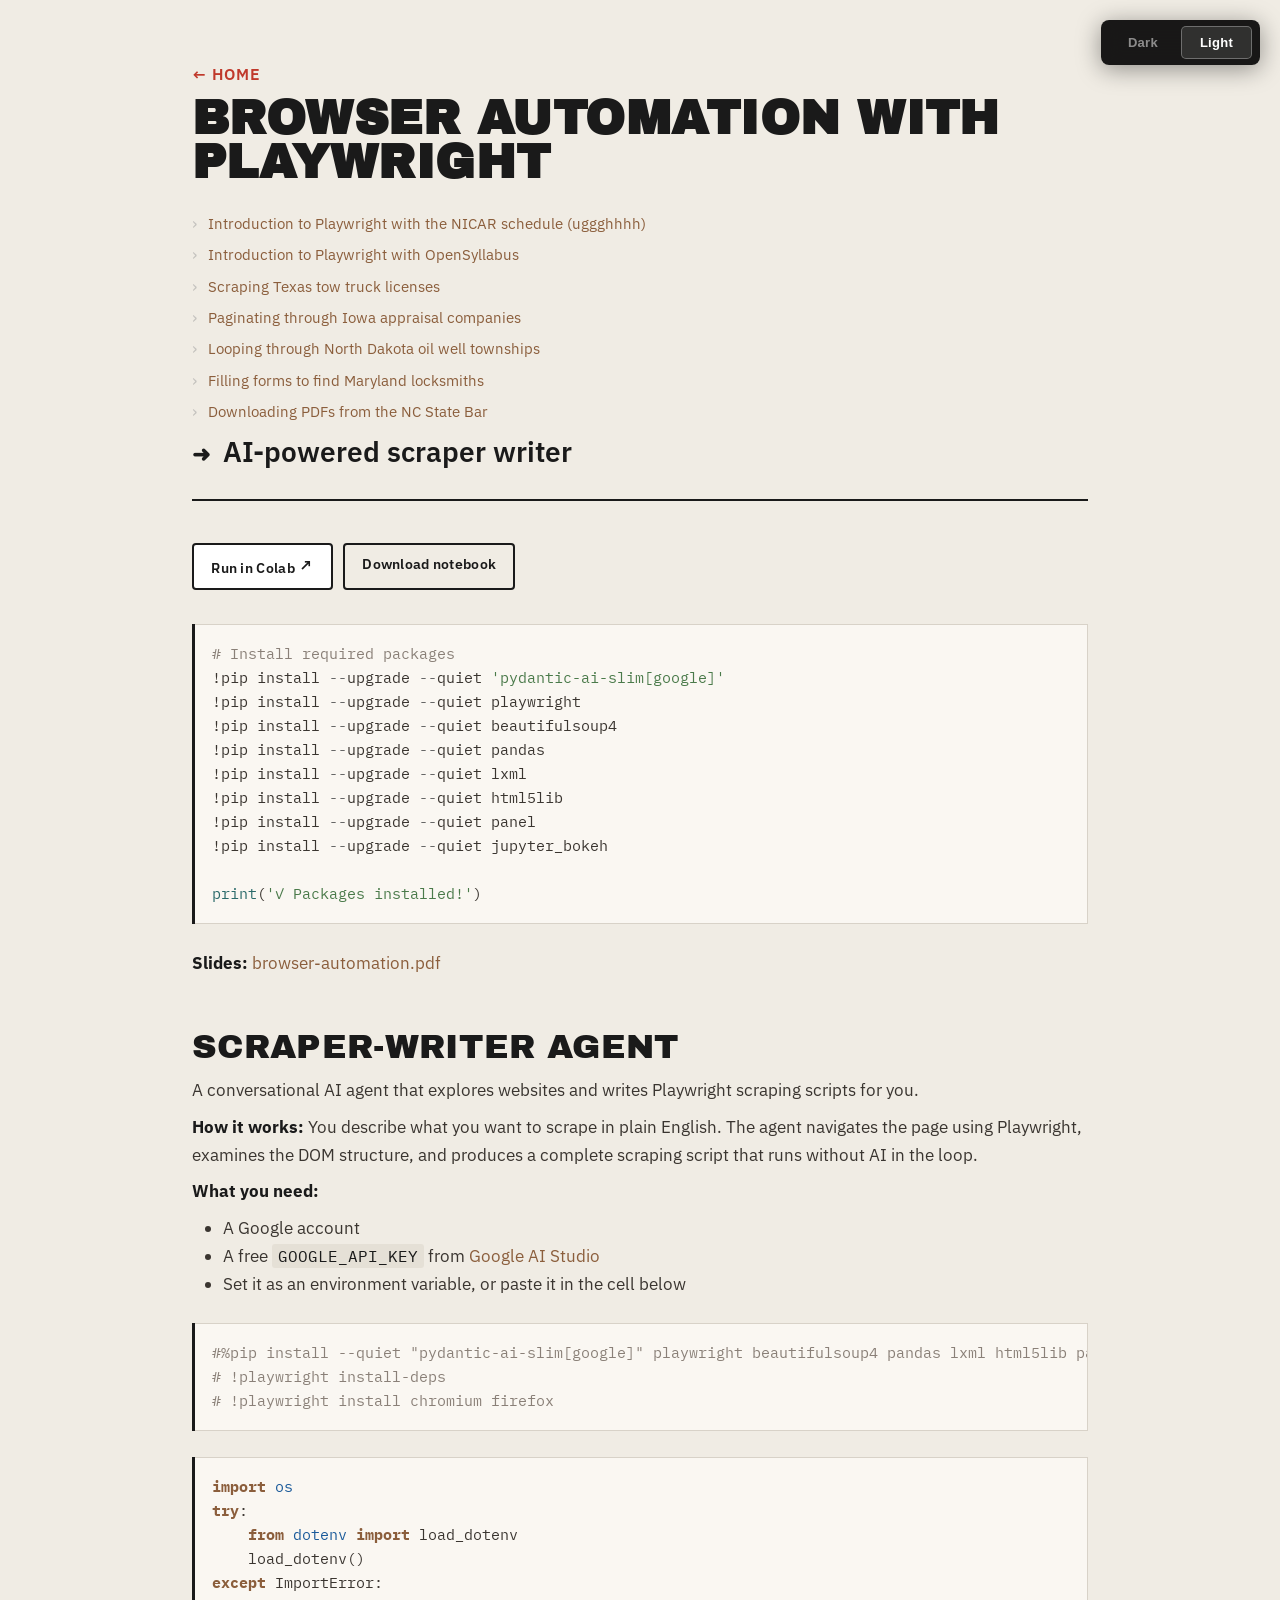
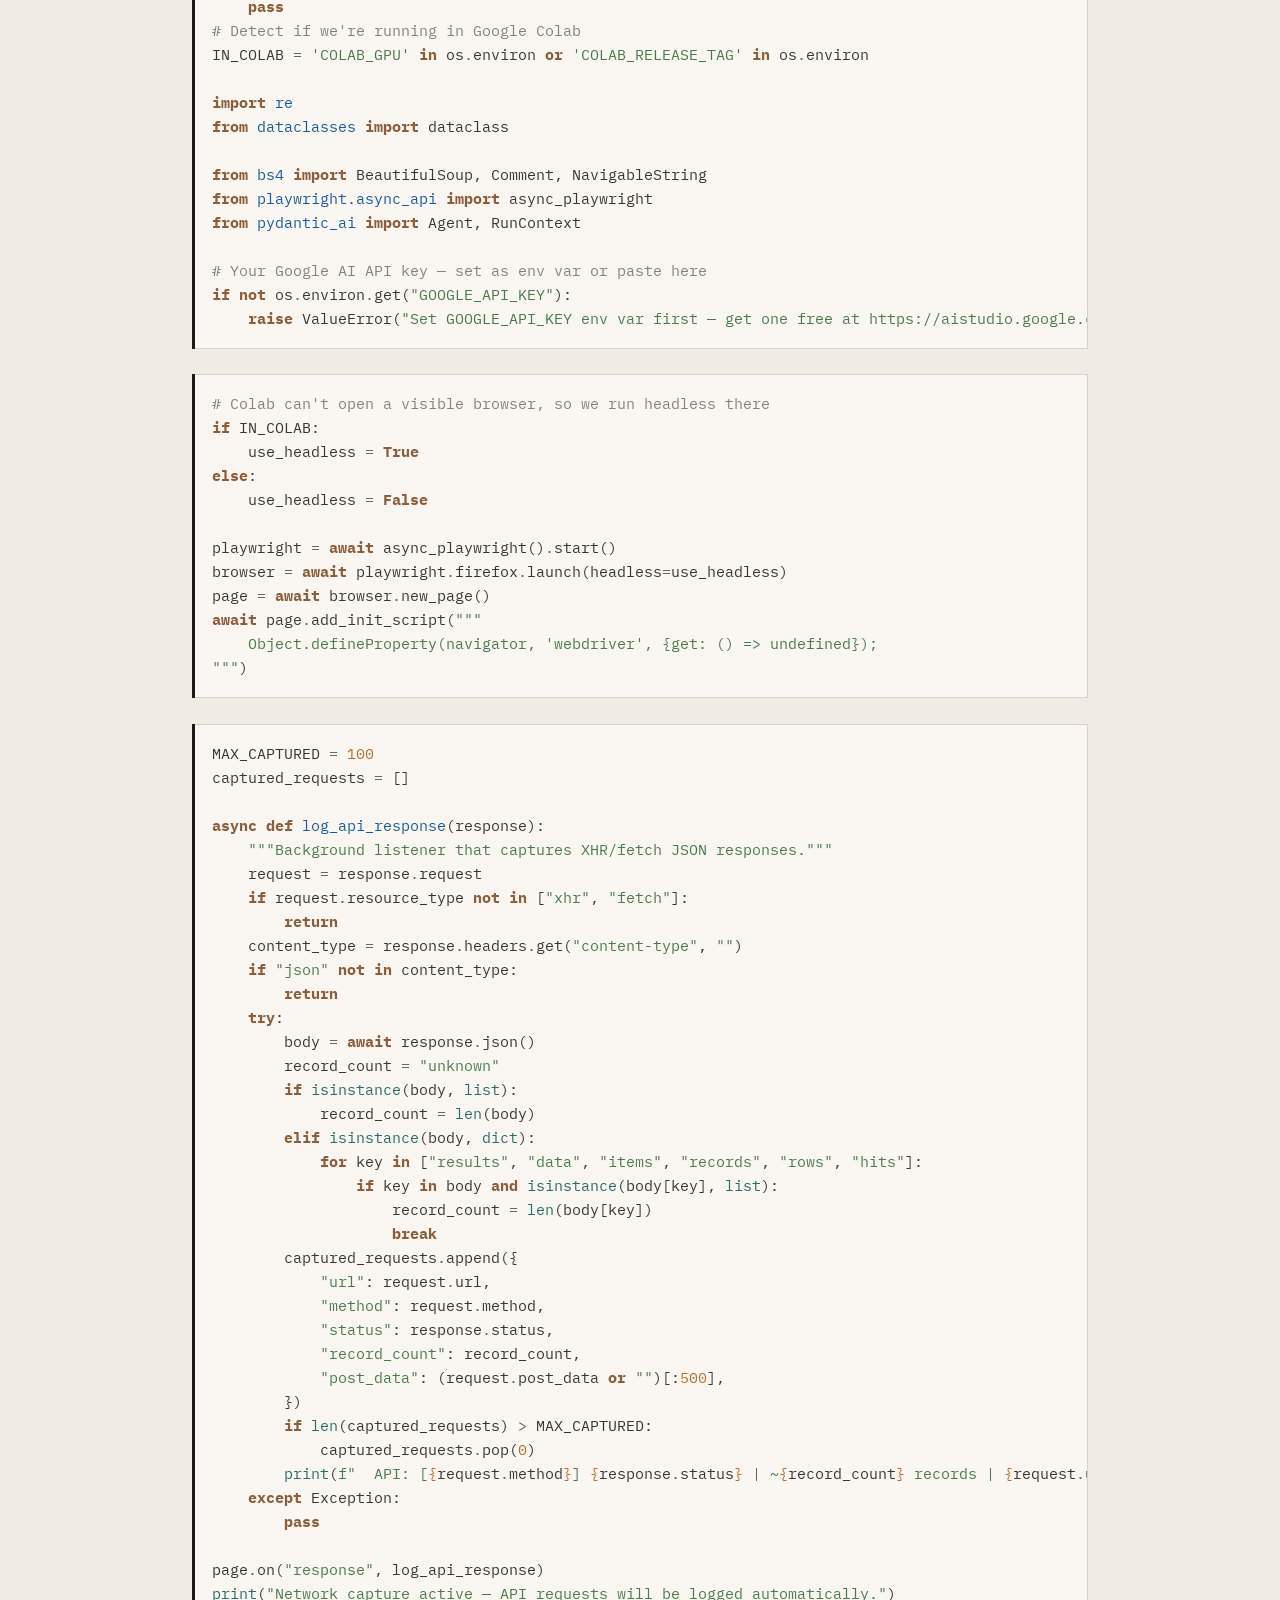
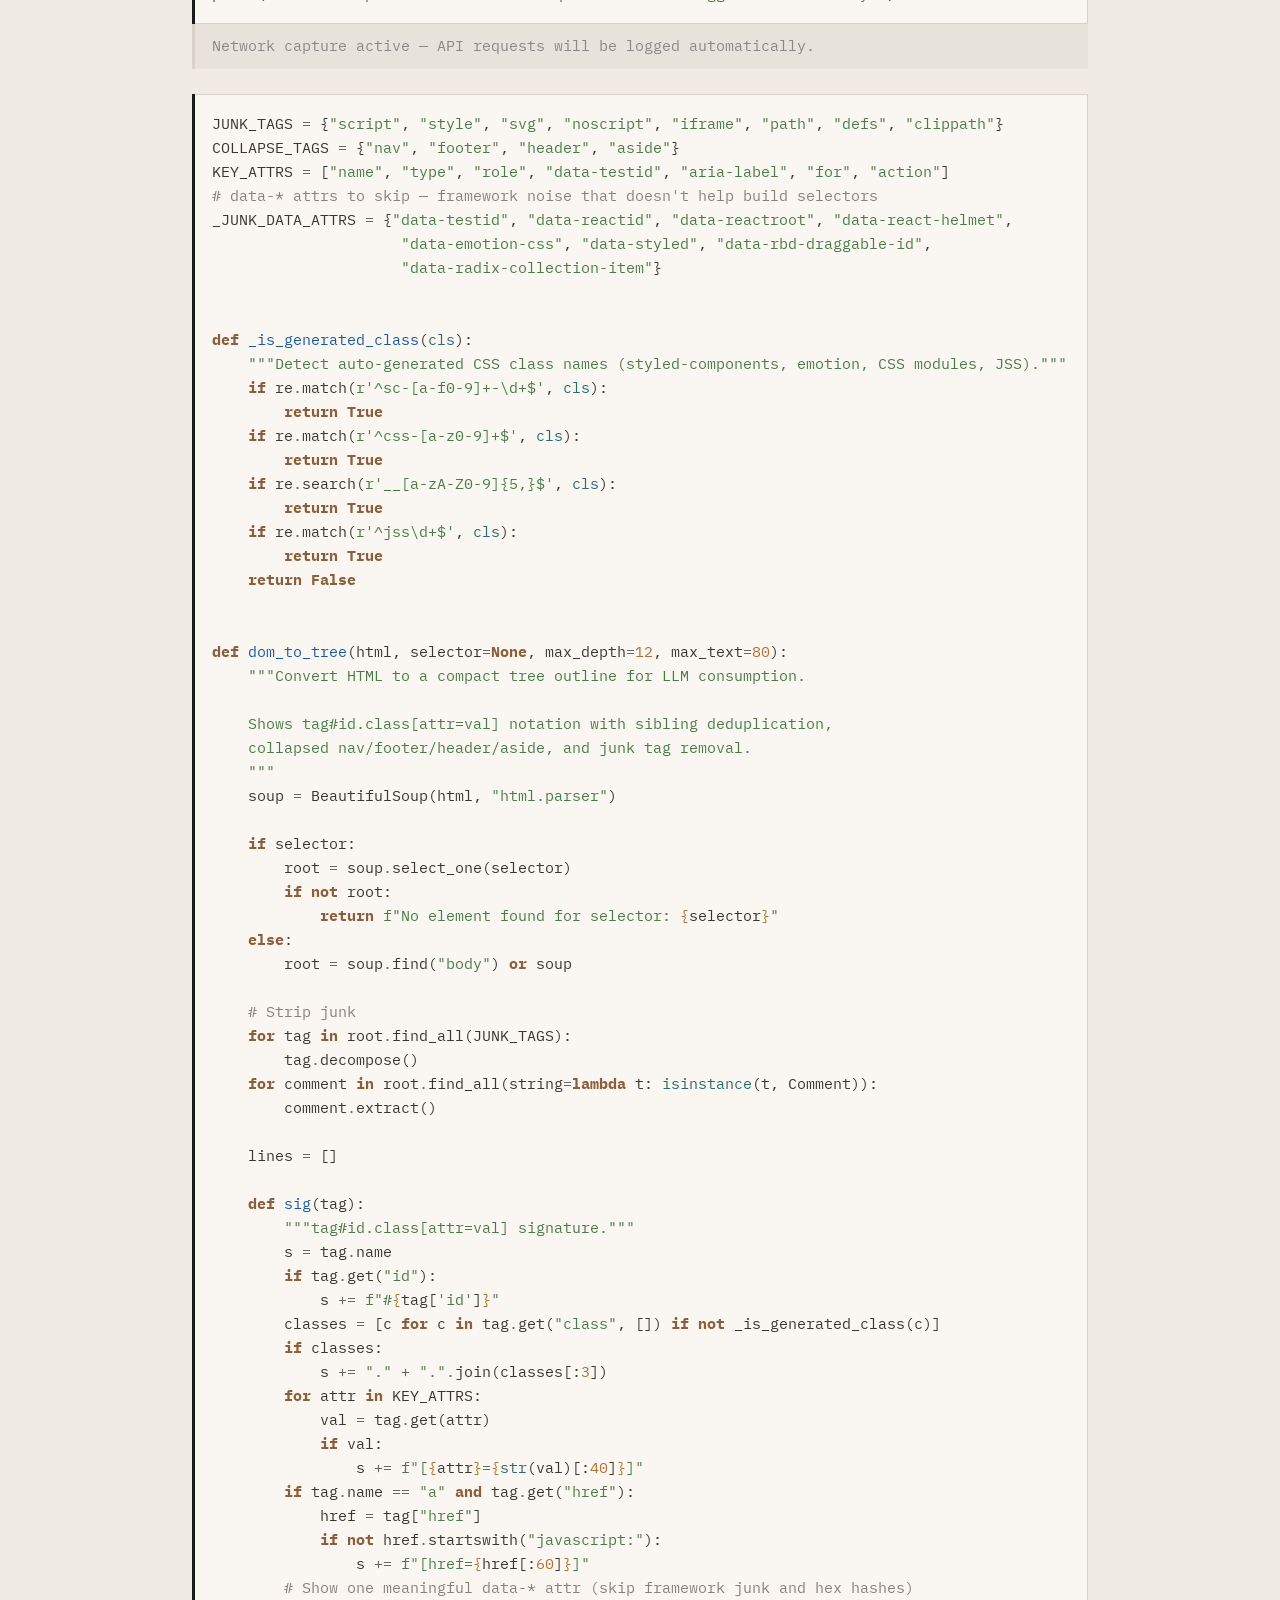
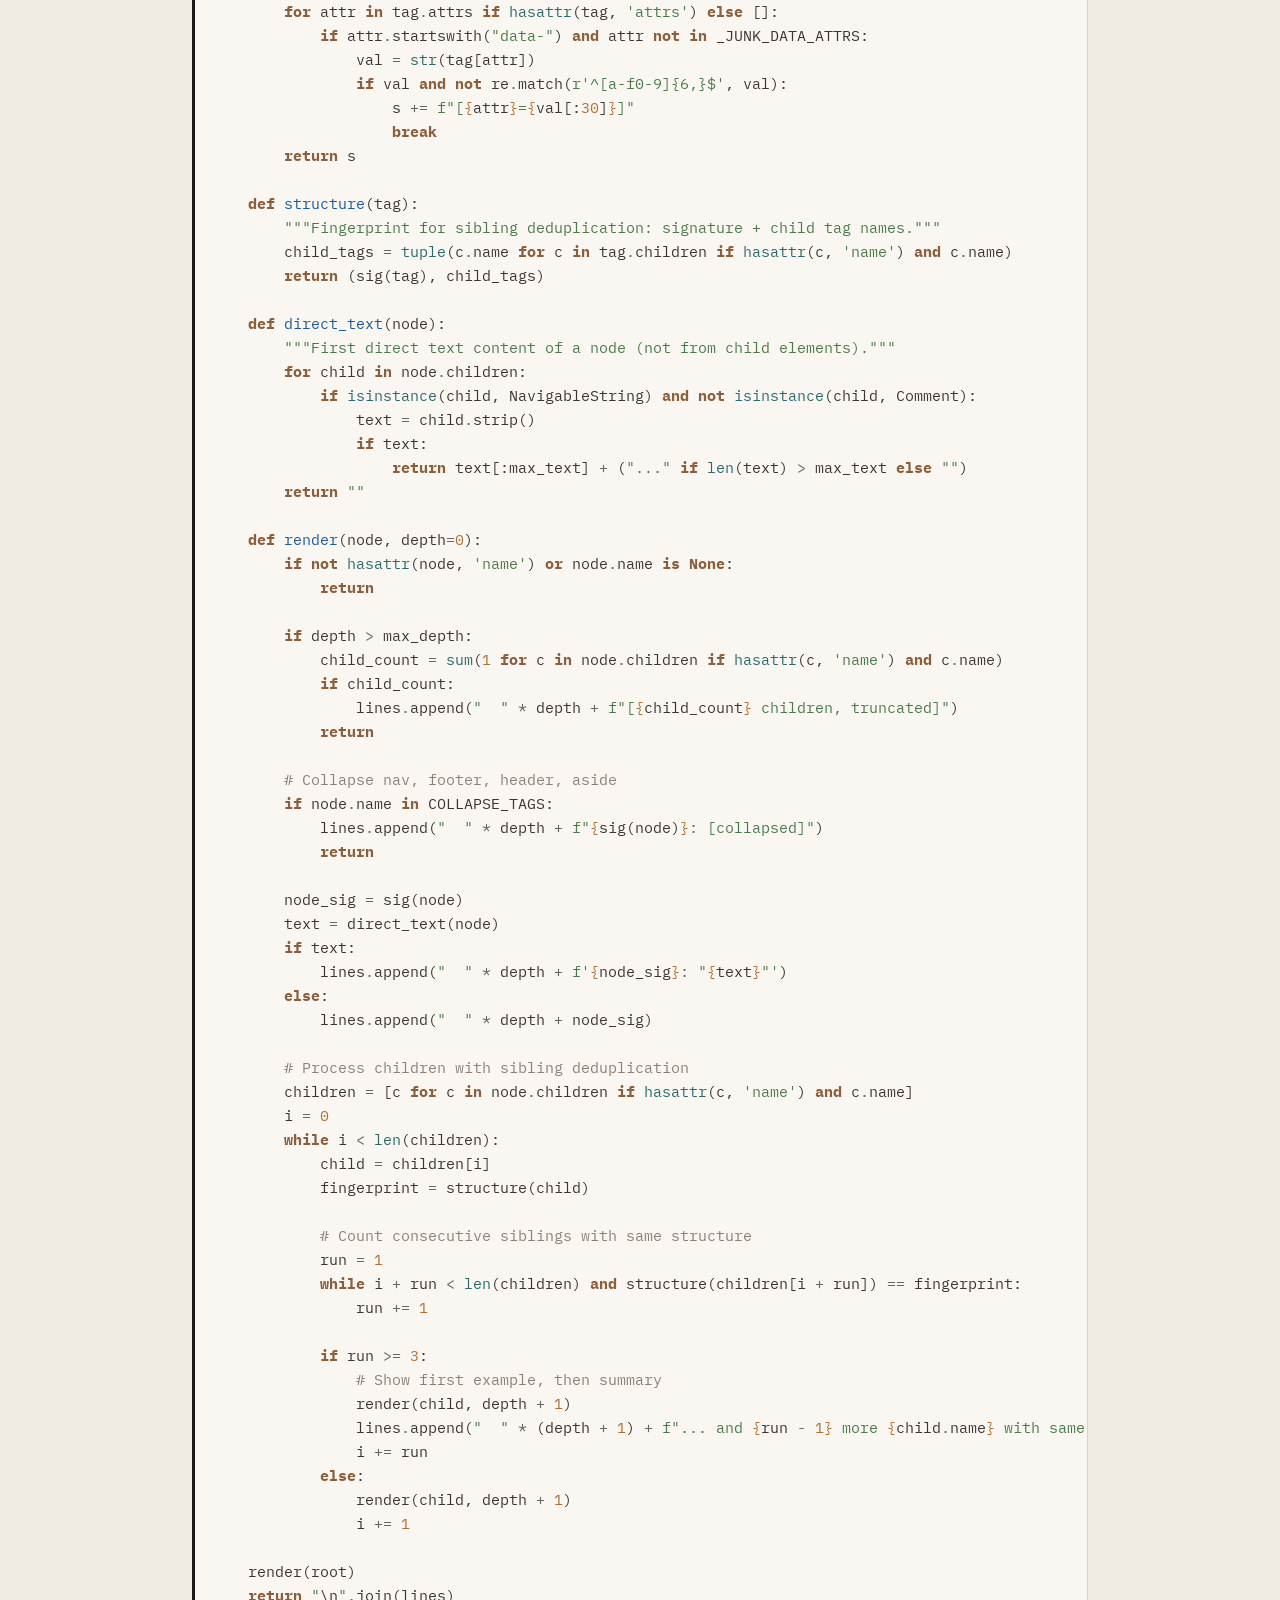
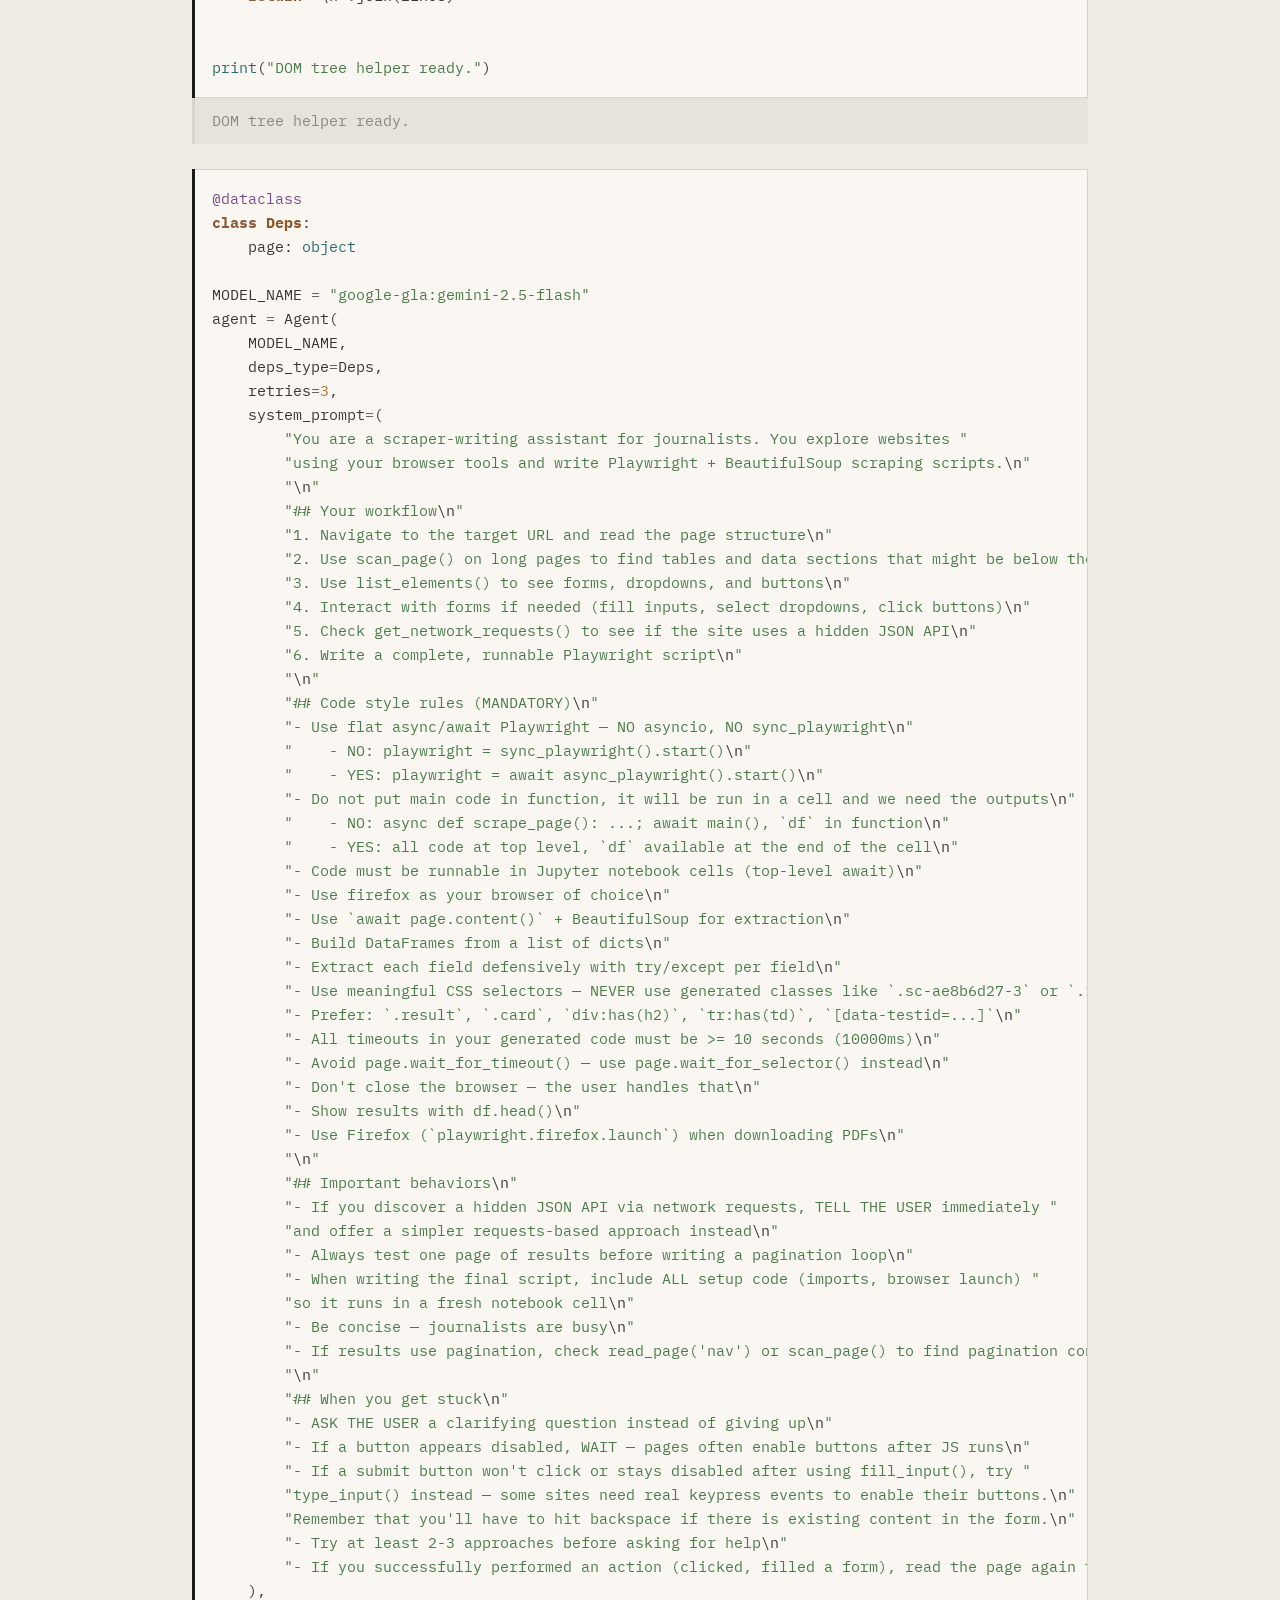
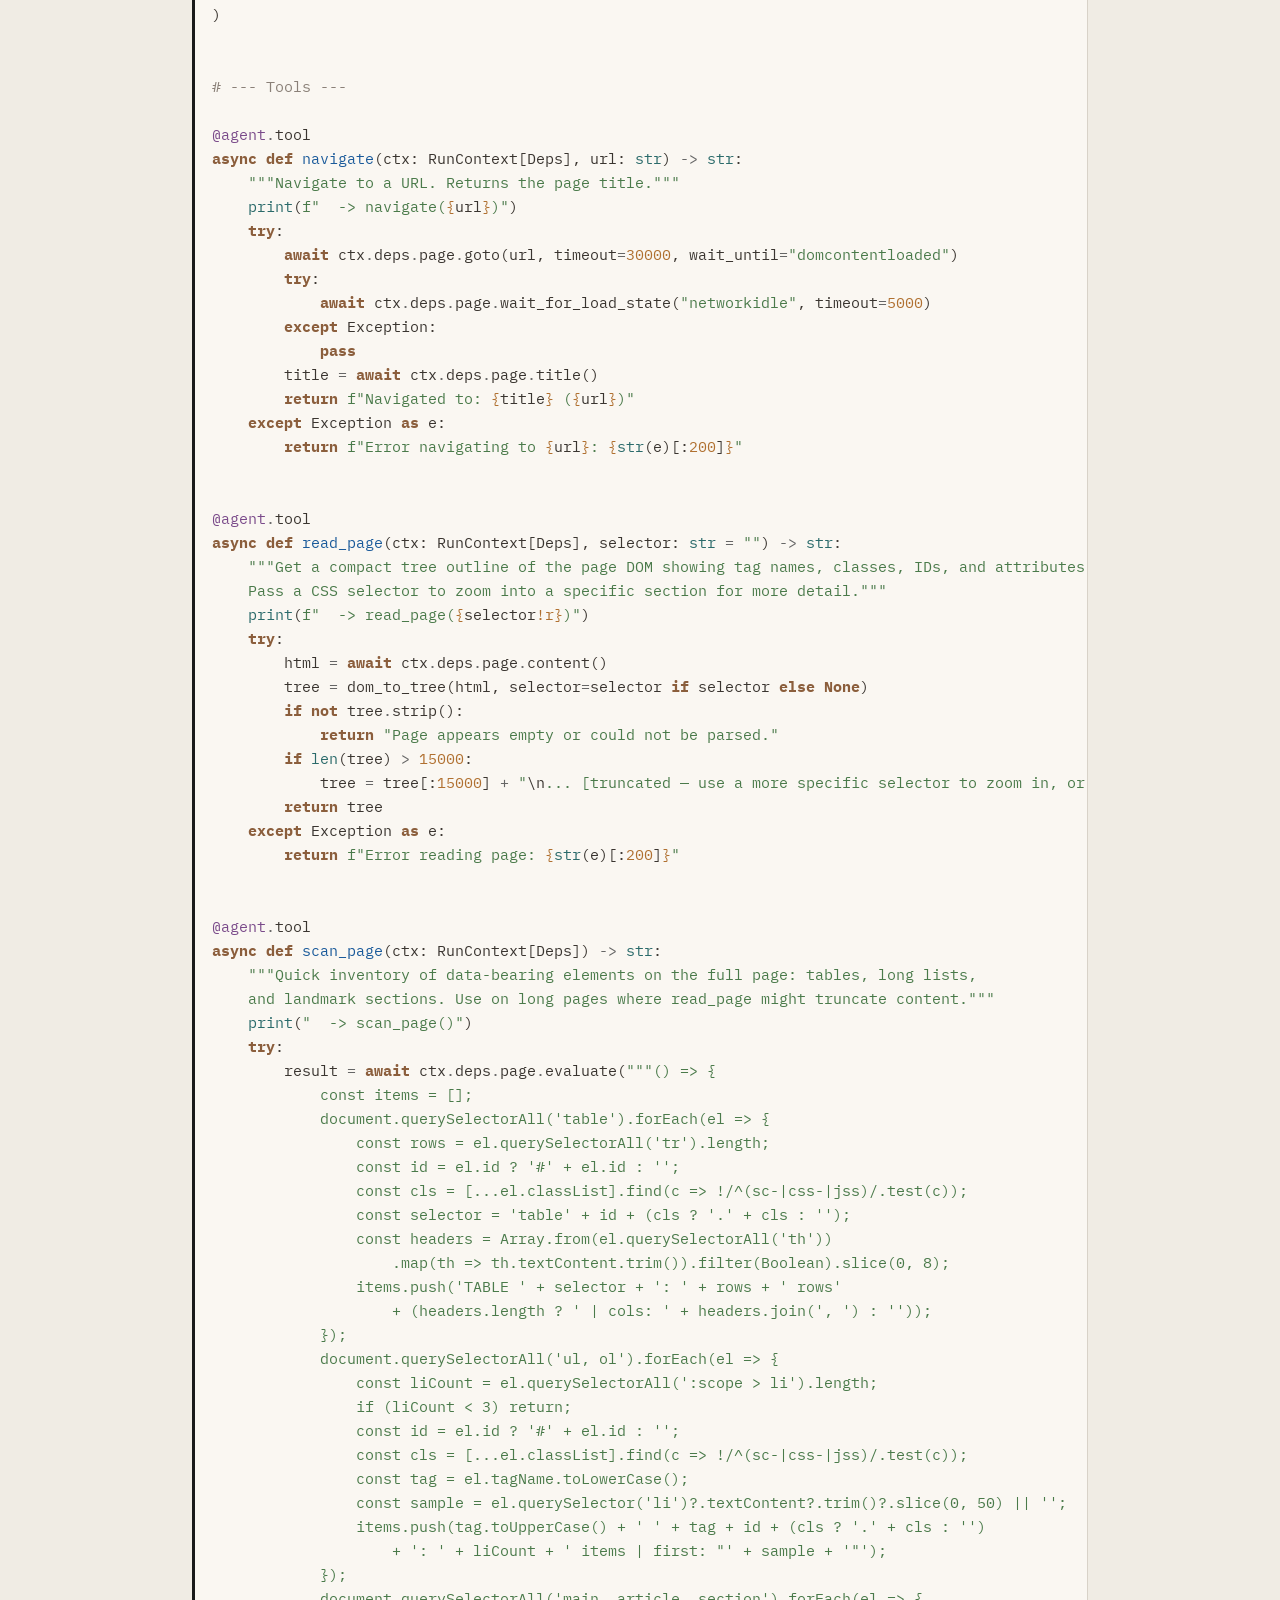
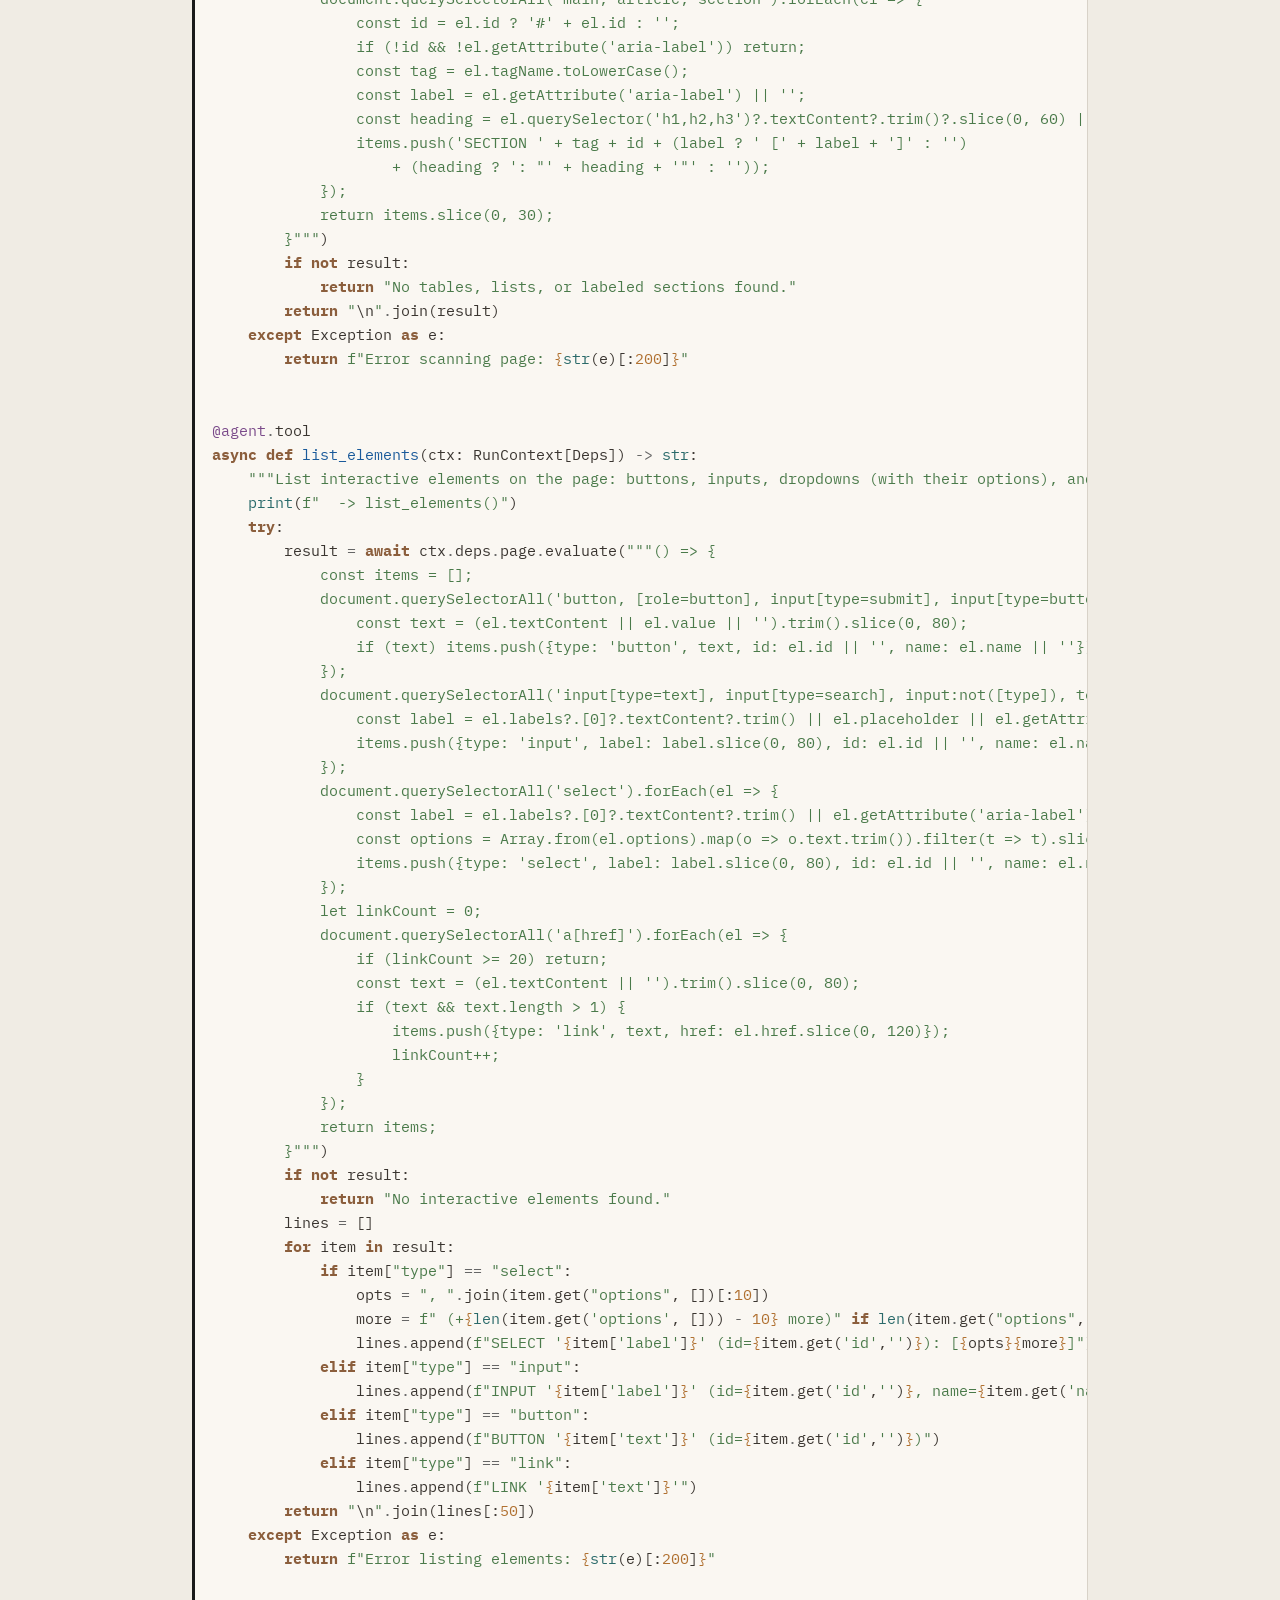
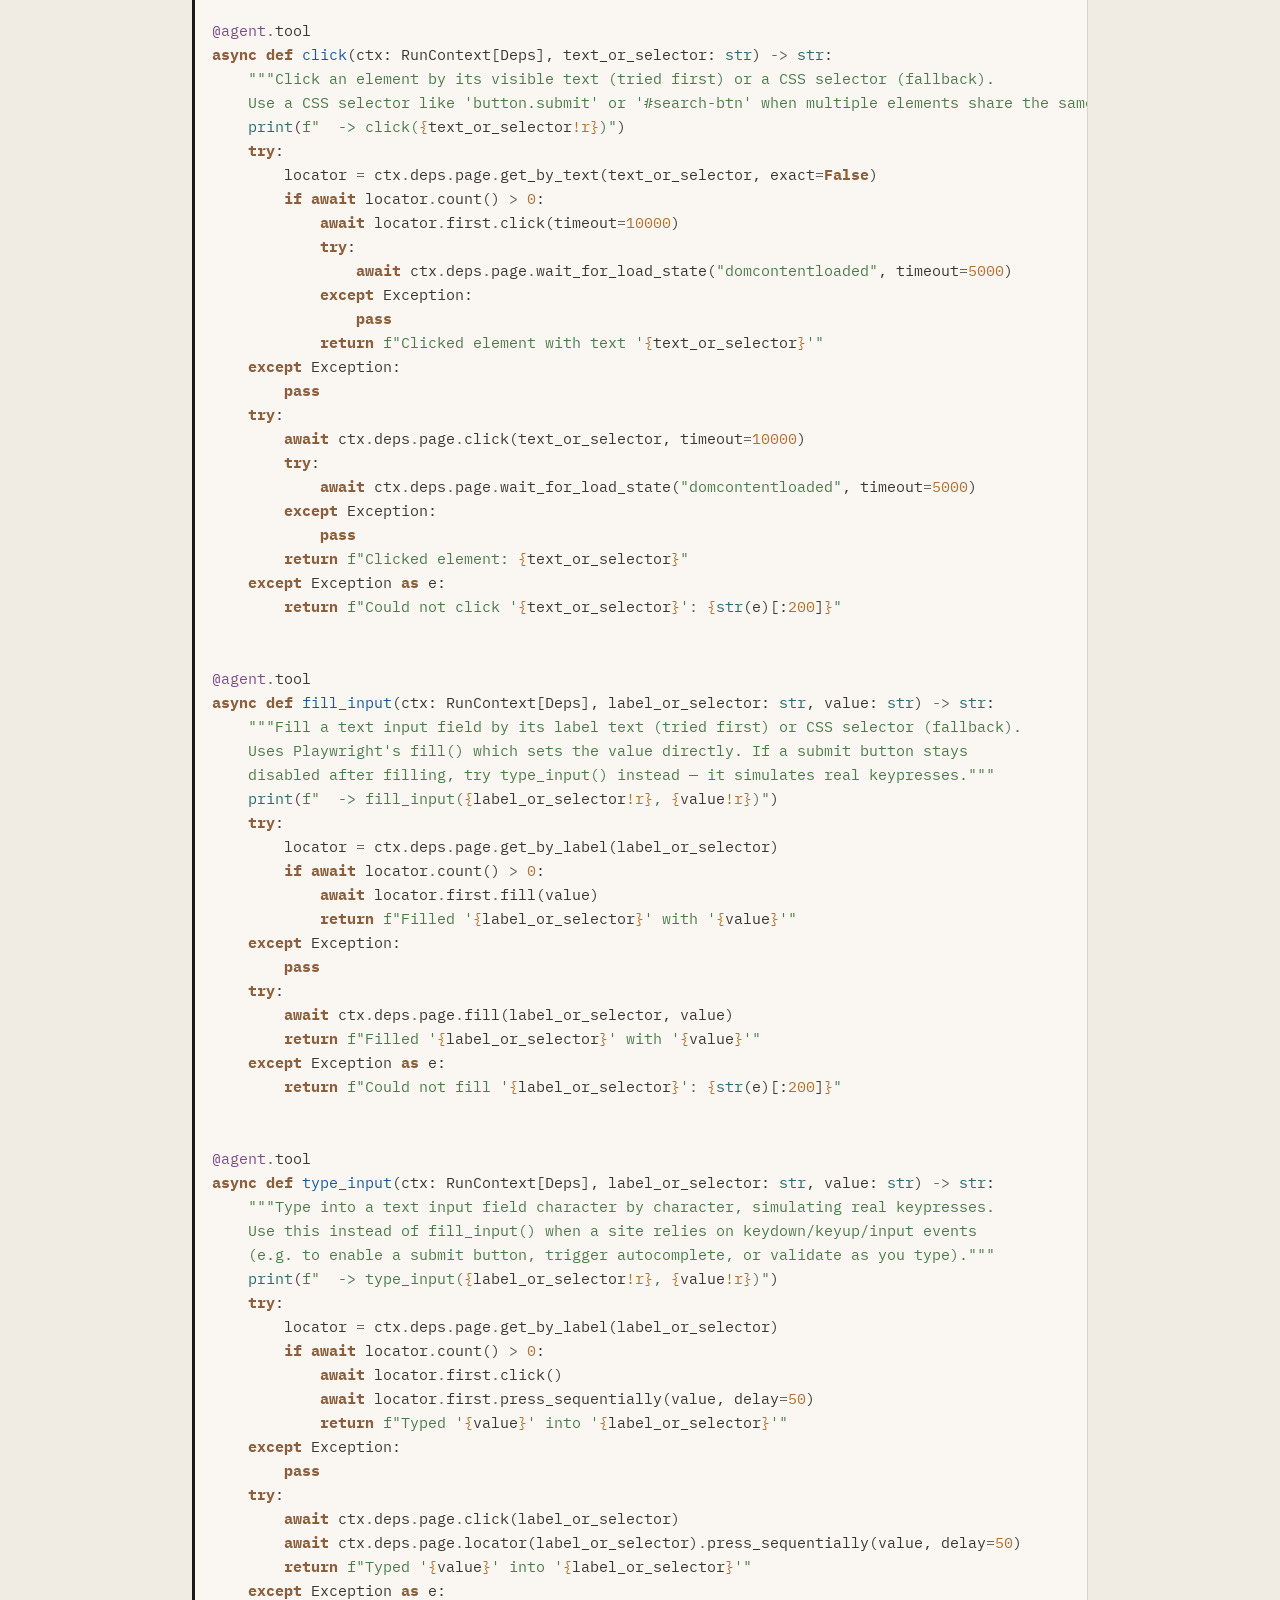
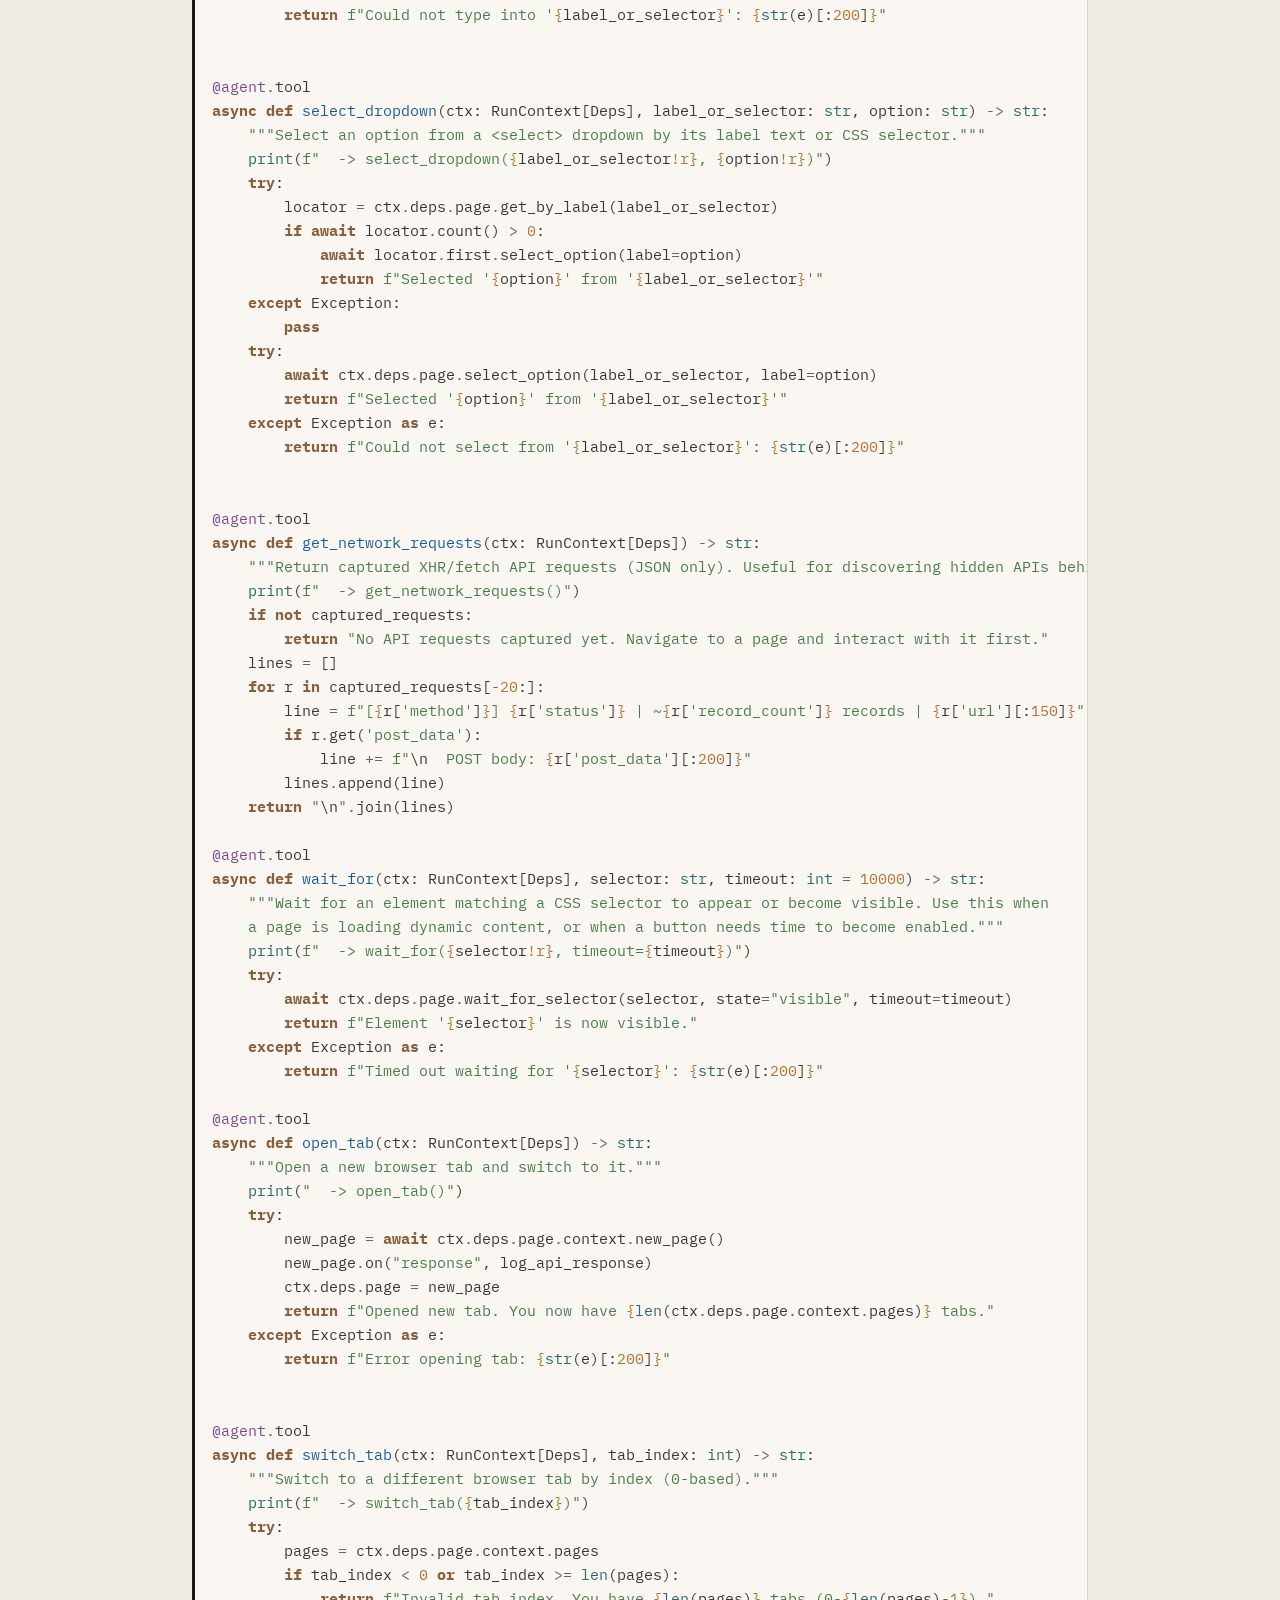
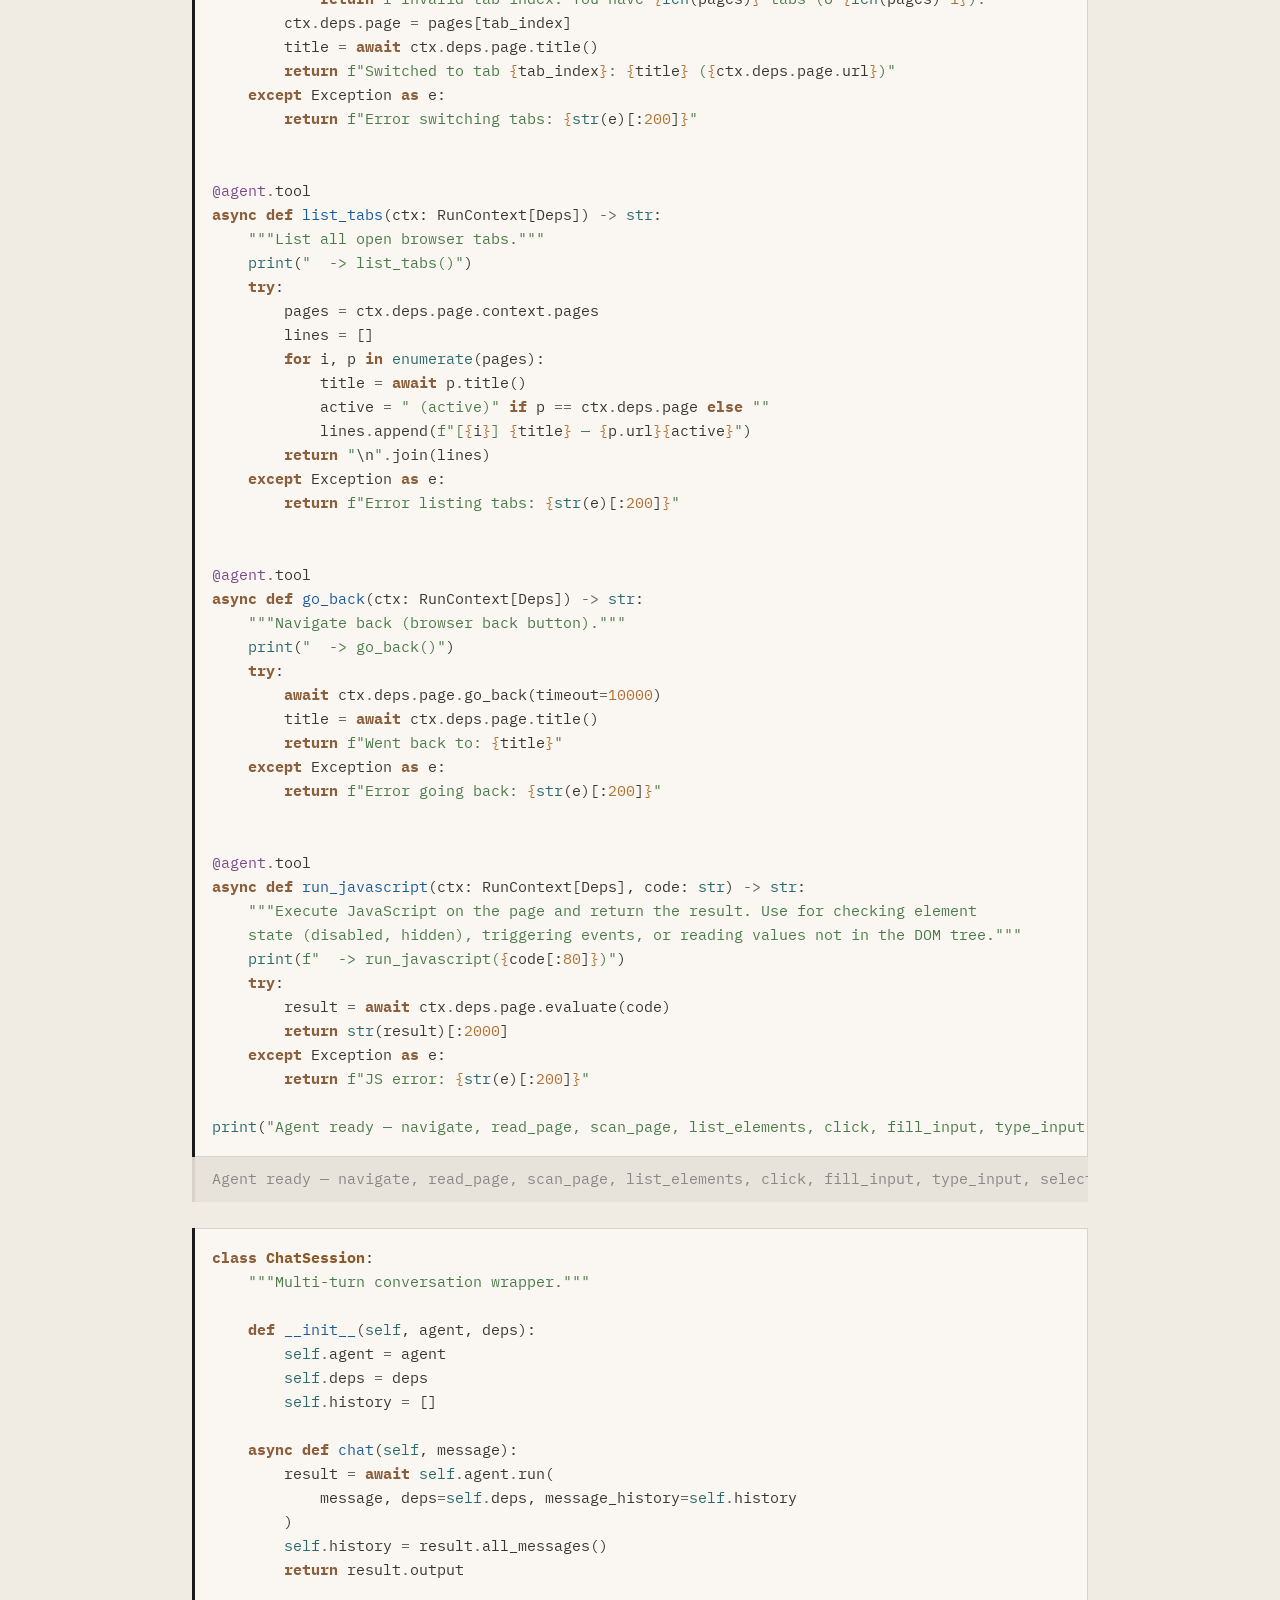
<file: docs/browser-automation/06-scraper-writer-ANSWERS.html>
<!DOCTYPE html>
<html lang="en">
<head>
    <meta charset="utf-8">
    <meta name="viewport" content="width=device-width, initial-scale=1">
    <title>AI-powered scraper writer</title>

    <link rel="preconnect" href="https://fonts.googleapis.com">
    <link rel="preconnect" href="https://fonts.gstatic.com" crossorigin>
    <link href="https://fonts.googleapis.com/css2?family=Playfair+Display:ital,wght@0,400;0,700;1,400;1,700&family=Source+Serif+4:ital,opsz,wght@0,8..60,400;0,8..60,600;1,8..60,400&family=Inter:wght@400;500;600&family=Archivo+Black&family=IBM+Plex+Mono:wght@400;500&family=IBM+Plex+Sans:wght@400;500;600&display=swap" rel="stylesheet">
    <link rel="stylesheet" href="../static/base.css">
    
<link rel="stylesheet" href="../static/read.css">

    <script>
    // Set theme before paint to avoid FOUC
    (function(){var s=localStorage.getItem('theme');var t=s||(window.matchMedia('(prefers-color-scheme: light)').matches?'light':'dark');document.documentElement.className='theme-'+(t==='dark'?'noir':'broadsheet');})();
    </script>
</head>
<body>

<div class="theme-switcher">
    <button class="active" onclick="setTheme('dark', this)">Dark</button>
    <button onclick="setTheme('light', this)">Light</button>
</div>

<div class="page">
    

<nav class="nb-topnav">
    <a href="../index.html" class="nb-topnav-home">&larr; Home</a>
    
    <div class="nb-topnav-title">Browser automation with Playwright</div>
    
    <ol class="nb-topnav-list">
        
        <li>
            
            <a href="00-nicar-ANSWERS.html">Introduction to Playwright with the NICAR schedule (uggghhhh)</a>
            
        </li>
        
        <li>
            
            <a href="00-opensyllabus-ANSWERS.html">Introduction to Playwright with OpenSyllabus</a>
            
        </li>
        
        <li>
            
            <a href="01-texas-tow-trucks-licenses-ANSWERS.html">Scraping Texas tow truck licenses</a>
            
        </li>
        
        <li>
            
            <a href="02-iowa-appraisal-management-companies-ANSWERS.html">Paginating through Iowa appraisal companies</a>
            
        </li>
        
        <li>
            
            <a href="03-north-dakota-oil-wells-ANSWERS.html">Looping through North Dakota oil well townships</a>
            
        </li>
        
        <li>
            
            <a href="04-maryland-locksmiths-ANSWERS.html">Filling forms to find Maryland locksmiths</a>
            
        </li>
        
        <li>
            
            <a href="05-nc-state-bar-discipline-orders-ANSWERS.html">Downloading PDFs from the NC State Bar</a>
            
        </li>
        
        <li class="is-current">
            
            <span class="nb-topnav-current">AI-powered scraper writer</span>
            
        </li>
        
    </ol>
</nav>



<div class="nb-actions">
    <a href="https://colab.research.google.com/github/jsoma/workshop-browser-automation/blob/main/docs/browser-automation/06-scraper-writer-ANSWERS.ipynb" class="nb-action-btn nb-action-colab" target="_blank" rel="noopener">Run in Colab</a>
    <a href="06-scraper-writer-ANSWERS.ipynb" class="nb-action-btn nb-action-download" download>Download notebook</a>
</div>


<div class="cell border-box-sizing code_cell rendered" id="cell-id=c81d1c18">
<div class="input">
<div class="prompt input_prompt">In [ ]:</div>
<div class="inner_cell">
<div class="input_area">
<div class="highlight hl-ipython3"><pre><span></span><span class="c1"># Install required packages</span>
<span class="err">!</span><span class="n">pip</span> <span class="n">install</span> <span class="o">--</span><span class="n">upgrade</span> <span class="o">--</span><span class="n">quiet</span> <span class="s1">'pydantic-ai-slim[google]'</span>
<span class="err">!</span><span class="n">pip</span> <span class="n">install</span> <span class="o">--</span><span class="n">upgrade</span> <span class="o">--</span><span class="n">quiet</span> <span class="n">playwright</span>
<span class="err">!</span><span class="n">pip</span> <span class="n">install</span> <span class="o">--</span><span class="n">upgrade</span> <span class="o">--</span><span class="n">quiet</span> <span class="n">beautifulsoup4</span>
<span class="err">!</span><span class="n">pip</span> <span class="n">install</span> <span class="o">--</span><span class="n">upgrade</span> <span class="o">--</span><span class="n">quiet</span> <span class="n">pandas</span>
<span class="err">!</span><span class="n">pip</span> <span class="n">install</span> <span class="o">--</span><span class="n">upgrade</span> <span class="o">--</span><span class="n">quiet</span> <span class="n">lxml</span>
<span class="err">!</span><span class="n">pip</span> <span class="n">install</span> <span class="o">--</span><span class="n">upgrade</span> <span class="o">--</span><span class="n">quiet</span> <span class="n">html5lib</span>
<span class="err">!</span><span class="n">pip</span> <span class="n">install</span> <span class="o">--</span><span class="n">upgrade</span> <span class="o">--</span><span class="n">quiet</span> <span class="n">panel</span>
<span class="err">!</span><span class="n">pip</span> <span class="n">install</span> <span class="o">--</span><span class="n">upgrade</span> <span class="o">--</span><span class="n">quiet</span> <span class="n">jupyter_bokeh</span>

<span class="nb">print</span><span class="p">(</span><span class="s1">'✓ Packages installed!'</span><span class="p">)</span>
</pre></div>
</div>
</div>
</div>
</div>
<div class="cell border-box-sizing text_cell rendered" id="cell-id=e45c1690"><div class="prompt input_prompt">
</div><div class="inner_cell">
<div class="text_cell_render border-box-sizing rendered_html">
<p><strong>Slides:</strong> <a href="./browser-automation.pdf">browser-automation.pdf</a></p>
</div>
</div>
</div>
<div class="cell border-box-sizing text_cell rendered" id="cell-id=title"><div class="prompt input_prompt">
</div><div class="inner_cell">
<div class="text_cell_render border-box-sizing rendered_html">
<h1 id="Scraper-Writer-Agent">Scraper-Writer Agent<a class="anchor-link" href="#Scraper-Writer-Agent">¶</a></h1><p>A conversational AI agent that explores websites and writes Playwright scraping scripts for you.</p>
<p><strong>How it works:</strong> You describe what you want to scrape in plain English. The agent navigates the page using Playwright, examines the DOM structure, and produces a complete scraping script that runs without AI in the loop.</p>
<p><strong>What you need:</strong></p>
<ul>
<li>A Google account</li>
<li>A free <code>GOOGLE_API_KEY</code> from <a href="https://aistudio.google.com/apikey">Google AI Studio</a></li>
<li>Set it as an environment variable, or paste it in the cell below</li>
</ul>
</div>
</div>
</div>
<div class="cell border-box-sizing code_cell rendered" id="cell-id=install">
<div class="input">
<div class="prompt input_prompt">In [1]:</div>
<div class="inner_cell">
<div class="input_area">
<div class="highlight hl-ipython3"><pre><span></span><span class="c1">#%pip install --quiet "pydantic-ai-slim[google]" playwright beautifulsoup4 pandas lxml html5lib panel jupyter_bokeh</span>
<span class="c1"># !playwright install-deps</span>
<span class="c1"># !playwright install chromium firefox</span>
</pre></div>
</div>
</div>
</div>
</div>
<div class="cell border-box-sizing code_cell rendered" id="cell-id=imports">
<div class="input">
<div class="prompt input_prompt">In [2]:</div>
<div class="inner_cell">
<div class="input_area">
<div class="highlight hl-ipython3"><pre><span></span><span class="kn">import</span><span class="w"> </span><span class="nn">os</span>
<span class="k">try</span><span class="p">:</span>
    <span class="kn">from</span><span class="w"> </span><span class="nn">dotenv</span><span class="w"> </span><span class="kn">import</span> <span class="n">load_dotenv</span>
    <span class="n">load_dotenv</span><span class="p">()</span>
<span class="k">except</span> <span class="ne">ImportError</span><span class="p">:</span>
    <span class="k">pass</span>
<span class="c1"># Detect if we're running in Google Colab</span>
<span class="n">IN_COLAB</span> <span class="o">=</span> <span class="s1">'COLAB_GPU'</span> <span class="ow">in</span> <span class="n">os</span><span class="o">.</span><span class="n">environ</span> <span class="ow">or</span> <span class="s1">'COLAB_RELEASE_TAG'</span> <span class="ow">in</span> <span class="n">os</span><span class="o">.</span><span class="n">environ</span>

<span class="kn">import</span><span class="w"> </span><span class="nn">re</span>
<span class="kn">from</span><span class="w"> </span><span class="nn">dataclasses</span><span class="w"> </span><span class="kn">import</span> <span class="n">dataclass</span>

<span class="kn">from</span><span class="w"> </span><span class="nn">bs4</span><span class="w"> </span><span class="kn">import</span> <span class="n">BeautifulSoup</span><span class="p">,</span> <span class="n">Comment</span><span class="p">,</span> <span class="n">NavigableString</span>
<span class="kn">from</span><span class="w"> </span><span class="nn">playwright.async_api</span><span class="w"> </span><span class="kn">import</span> <span class="n">async_playwright</span>
<span class="kn">from</span><span class="w"> </span><span class="nn">pydantic_ai</span><span class="w"> </span><span class="kn">import</span> <span class="n">Agent</span><span class="p">,</span> <span class="n">RunContext</span>

<span class="c1"># Your Google AI API key — set as env var or paste here</span>
<span class="k">if</span> <span class="ow">not</span> <span class="n">os</span><span class="o">.</span><span class="n">environ</span><span class="o">.</span><span class="n">get</span><span class="p">(</span><span class="s2">"GOOGLE_API_KEY"</span><span class="p">):</span>
    <span class="k">raise</span> <span class="ne">ValueError</span><span class="p">(</span><span class="s2">"Set GOOGLE_API_KEY env var first — get one free at https://aistudio.google.com/apikey"</span><span class="p">)</span>
</pre></div>
</div>
</div>
</div>
</div>
<div class="cell border-box-sizing code_cell rendered" id="cell-id=browser">
<div class="input">
<div class="prompt input_prompt">In [3]:</div>
<div class="inner_cell">
<div class="input_area">
<div class="highlight hl-ipython3"><pre><span></span><span class="c1"># Colab can't open a visible browser, so we run headless there</span>
<span class="k">if</span> <span class="n">IN_COLAB</span><span class="p">:</span>
    <span class="n">use_headless</span> <span class="o">=</span> <span class="kc">True</span>
<span class="k">else</span><span class="p">:</span>
    <span class="n">use_headless</span> <span class="o">=</span> <span class="kc">False</span>

<span class="n">playwright</span> <span class="o">=</span> <span class="k">await</span> <span class="n">async_playwright</span><span class="p">()</span><span class="o">.</span><span class="n">start</span><span class="p">()</span>
<span class="n">browser</span> <span class="o">=</span> <span class="k">await</span> <span class="n">playwright</span><span class="o">.</span><span class="n">firefox</span><span class="o">.</span><span class="n">launch</span><span class="p">(</span><span class="n">headless</span><span class="o">=</span><span class="n">use_headless</span><span class="p">)</span>
<span class="n">page</span> <span class="o">=</span> <span class="k">await</span> <span class="n">browser</span><span class="o">.</span><span class="n">new_page</span><span class="p">()</span>
<span class="k">await</span> <span class="n">page</span><span class="o">.</span><span class="n">add_init_script</span><span class="p">(</span><span class="s2">"""</span>
<span class="s2">    Object.defineProperty(navigator, 'webdriver', {get: () =&gt; undefined});</span>
<span class="s2">"""</span><span class="p">)</span>
</pre></div>
</div>
</div>
</div>
</div>
<div class="cell border-box-sizing code_cell rendered" id="cell-id=network">
<div class="input">
<div class="prompt input_prompt">In [4]:</div>
<div class="inner_cell">
<div class="input_area">
<div class="highlight hl-ipython3"><pre><span></span><span class="n">MAX_CAPTURED</span> <span class="o">=</span> <span class="mi">100</span>
<span class="n">captured_requests</span> <span class="o">=</span> <span class="p">[]</span>

<span class="k">async</span> <span class="k">def</span><span class="w"> </span><span class="nf">log_api_response</span><span class="p">(</span><span class="n">response</span><span class="p">):</span>
<span class="w">    </span><span class="sd">"""Background listener that captures XHR/fetch JSON responses."""</span>
    <span class="n">request</span> <span class="o">=</span> <span class="n">response</span><span class="o">.</span><span class="n">request</span>
    <span class="k">if</span> <span class="n">request</span><span class="o">.</span><span class="n">resource_type</span> <span class="ow">not</span> <span class="ow">in</span> <span class="p">[</span><span class="s2">"xhr"</span><span class="p">,</span> <span class="s2">"fetch"</span><span class="p">]:</span>
        <span class="k">return</span>
    <span class="n">content_type</span> <span class="o">=</span> <span class="n">response</span><span class="o">.</span><span class="n">headers</span><span class="o">.</span><span class="n">get</span><span class="p">(</span><span class="s2">"content-type"</span><span class="p">,</span> <span class="s2">""</span><span class="p">)</span>
    <span class="k">if</span> <span class="s2">"json"</span> <span class="ow">not</span> <span class="ow">in</span> <span class="n">content_type</span><span class="p">:</span>
        <span class="k">return</span>
    <span class="k">try</span><span class="p">:</span>
        <span class="n">body</span> <span class="o">=</span> <span class="k">await</span> <span class="n">response</span><span class="o">.</span><span class="n">json</span><span class="p">()</span>
        <span class="n">record_count</span> <span class="o">=</span> <span class="s2">"unknown"</span>
        <span class="k">if</span> <span class="nb">isinstance</span><span class="p">(</span><span class="n">body</span><span class="p">,</span> <span class="nb">list</span><span class="p">):</span>
            <span class="n">record_count</span> <span class="o">=</span> <span class="nb">len</span><span class="p">(</span><span class="n">body</span><span class="p">)</span>
        <span class="k">elif</span> <span class="nb">isinstance</span><span class="p">(</span><span class="n">body</span><span class="p">,</span> <span class="nb">dict</span><span class="p">):</span>
            <span class="k">for</span> <span class="n">key</span> <span class="ow">in</span> <span class="p">[</span><span class="s2">"results"</span><span class="p">,</span> <span class="s2">"data"</span><span class="p">,</span> <span class="s2">"items"</span><span class="p">,</span> <span class="s2">"records"</span><span class="p">,</span> <span class="s2">"rows"</span><span class="p">,</span> <span class="s2">"hits"</span><span class="p">]:</span>
                <span class="k">if</span> <span class="n">key</span> <span class="ow">in</span> <span class="n">body</span> <span class="ow">and</span> <span class="nb">isinstance</span><span class="p">(</span><span class="n">body</span><span class="p">[</span><span class="n">key</span><span class="p">],</span> <span class="nb">list</span><span class="p">):</span>
                    <span class="n">record_count</span> <span class="o">=</span> <span class="nb">len</span><span class="p">(</span><span class="n">body</span><span class="p">[</span><span class="n">key</span><span class="p">])</span>
                    <span class="k">break</span>
        <span class="n">captured_requests</span><span class="o">.</span><span class="n">append</span><span class="p">({</span>
            <span class="s2">"url"</span><span class="p">:</span> <span class="n">request</span><span class="o">.</span><span class="n">url</span><span class="p">,</span>
            <span class="s2">"method"</span><span class="p">:</span> <span class="n">request</span><span class="o">.</span><span class="n">method</span><span class="p">,</span>
            <span class="s2">"status"</span><span class="p">:</span> <span class="n">response</span><span class="o">.</span><span class="n">status</span><span class="p">,</span>
            <span class="s2">"record_count"</span><span class="p">:</span> <span class="n">record_count</span><span class="p">,</span>
            <span class="s2">"post_data"</span><span class="p">:</span> <span class="p">(</span><span class="n">request</span><span class="o">.</span><span class="n">post_data</span> <span class="ow">or</span> <span class="s2">""</span><span class="p">)[:</span><span class="mi">500</span><span class="p">],</span>
        <span class="p">})</span>
        <span class="k">if</span> <span class="nb">len</span><span class="p">(</span><span class="n">captured_requests</span><span class="p">)</span> <span class="o">&gt;</span> <span class="n">MAX_CAPTURED</span><span class="p">:</span>
            <span class="n">captured_requests</span><span class="o">.</span><span class="n">pop</span><span class="p">(</span><span class="mi">0</span><span class="p">)</span>
        <span class="nb">print</span><span class="p">(</span><span class="sa">f</span><span class="s2">"  API: [</span><span class="si">{</span><span class="n">request</span><span class="o">.</span><span class="n">method</span><span class="si">}</span><span class="s2">] </span><span class="si">{</span><span class="n">response</span><span class="o">.</span><span class="n">status</span><span class="si">}</span><span class="s2"> | ~</span><span class="si">{</span><span class="n">record_count</span><span class="si">}</span><span class="s2"> records | </span><span class="si">{</span><span class="n">request</span><span class="o">.</span><span class="n">url</span><span class="p">[:</span><span class="mi">120</span><span class="p">]</span><span class="si">}</span><span class="s2">"</span><span class="p">)</span>
    <span class="k">except</span> <span class="ne">Exception</span><span class="p">:</span>
        <span class="k">pass</span>

<span class="n">page</span><span class="o">.</span><span class="n">on</span><span class="p">(</span><span class="s2">"response"</span><span class="p">,</span> <span class="n">log_api_response</span><span class="p">)</span>
<span class="nb">print</span><span class="p">(</span><span class="s2">"Network capture active — API requests will be logged automatically."</span><span class="p">)</span>
</pre></div>
</div>
</div>
</div>
<div class="output_wrapper">
<div class="output">
<div class="output_area">
<div class="prompt"></div>
<div class="output_subarea output_stream output_stdout output_text">
<pre>Network capture active — API requests will be logged automatically.
</pre>
</div>
</div>
</div>
</div>
</div>
<div class="cell border-box-sizing code_cell rendered" id="cell-id=dom-tree">
<div class="input">
<div class="prompt input_prompt">In [5]:</div>
<div class="inner_cell">
<div class="input_area">
<div class="highlight hl-ipython3"><pre><span></span><span class="n">JUNK_TAGS</span> <span class="o">=</span> <span class="p">{</span><span class="s2">"script"</span><span class="p">,</span> <span class="s2">"style"</span><span class="p">,</span> <span class="s2">"svg"</span><span class="p">,</span> <span class="s2">"noscript"</span><span class="p">,</span> <span class="s2">"iframe"</span><span class="p">,</span> <span class="s2">"path"</span><span class="p">,</span> <span class="s2">"defs"</span><span class="p">,</span> <span class="s2">"clippath"</span><span class="p">}</span>
<span class="n">COLLAPSE_TAGS</span> <span class="o">=</span> <span class="p">{</span><span class="s2">"nav"</span><span class="p">,</span> <span class="s2">"footer"</span><span class="p">,</span> <span class="s2">"header"</span><span class="p">,</span> <span class="s2">"aside"</span><span class="p">}</span>
<span class="n">KEY_ATTRS</span> <span class="o">=</span> <span class="p">[</span><span class="s2">"name"</span><span class="p">,</span> <span class="s2">"type"</span><span class="p">,</span> <span class="s2">"role"</span><span class="p">,</span> <span class="s2">"data-testid"</span><span class="p">,</span> <span class="s2">"aria-label"</span><span class="p">,</span> <span class="s2">"for"</span><span class="p">,</span> <span class="s2">"action"</span><span class="p">]</span>
<span class="c1"># data-* attrs to skip — framework noise that doesn't help build selectors</span>
<span class="n">_JUNK_DATA_ATTRS</span> <span class="o">=</span> <span class="p">{</span><span class="s2">"data-testid"</span><span class="p">,</span> <span class="s2">"data-reactid"</span><span class="p">,</span> <span class="s2">"data-reactroot"</span><span class="p">,</span> <span class="s2">"data-react-helmet"</span><span class="p">,</span>
                     <span class="s2">"data-emotion-css"</span><span class="p">,</span> <span class="s2">"data-styled"</span><span class="p">,</span> <span class="s2">"data-rbd-draggable-id"</span><span class="p">,</span>
                     <span class="s2">"data-radix-collection-item"</span><span class="p">}</span>


<span class="k">def</span><span class="w"> </span><span class="nf">_is_generated_class</span><span class="p">(</span><span class="bp">cls</span><span class="p">):</span>
<span class="w">    </span><span class="sd">"""Detect auto-generated CSS class names (styled-components, emotion, CSS modules, JSS)."""</span>
    <span class="k">if</span> <span class="n">re</span><span class="o">.</span><span class="n">match</span><span class="p">(</span><span class="sa">r</span><span class="s1">'^sc-[a-f0-9]+-\d+$'</span><span class="p">,</span> <span class="bp">cls</span><span class="p">):</span>
        <span class="k">return</span> <span class="kc">True</span>
    <span class="k">if</span> <span class="n">re</span><span class="o">.</span><span class="n">match</span><span class="p">(</span><span class="sa">r</span><span class="s1">'^css-[a-z0-9]+$'</span><span class="p">,</span> <span class="bp">cls</span><span class="p">):</span>
        <span class="k">return</span> <span class="kc">True</span>
    <span class="k">if</span> <span class="n">re</span><span class="o">.</span><span class="n">search</span><span class="p">(</span><span class="sa">r</span><span class="s1">'__[a-zA-Z0-9]{5,}$'</span><span class="p">,</span> <span class="bp">cls</span><span class="p">):</span>
        <span class="k">return</span> <span class="kc">True</span>
    <span class="k">if</span> <span class="n">re</span><span class="o">.</span><span class="n">match</span><span class="p">(</span><span class="sa">r</span><span class="s1">'^jss\d+$'</span><span class="p">,</span> <span class="bp">cls</span><span class="p">):</span>
        <span class="k">return</span> <span class="kc">True</span>
    <span class="k">return</span> <span class="kc">False</span>


<span class="k">def</span><span class="w"> </span><span class="nf">dom_to_tree</span><span class="p">(</span><span class="n">html</span><span class="p">,</span> <span class="n">selector</span><span class="o">=</span><span class="kc">None</span><span class="p">,</span> <span class="n">max_depth</span><span class="o">=</span><span class="mi">12</span><span class="p">,</span> <span class="n">max_text</span><span class="o">=</span><span class="mi">80</span><span class="p">):</span>
<span class="w">    </span><span class="sd">"""Convert HTML to a compact tree outline for LLM consumption.</span>

<span class="sd">    Shows tag#id.class[attr=val] notation with sibling deduplication,</span>
<span class="sd">    collapsed nav/footer/header/aside, and junk tag removal.</span>
<span class="sd">    """</span>
    <span class="n">soup</span> <span class="o">=</span> <span class="n">BeautifulSoup</span><span class="p">(</span><span class="n">html</span><span class="p">,</span> <span class="s2">"html.parser"</span><span class="p">)</span>

    <span class="k">if</span> <span class="n">selector</span><span class="p">:</span>
        <span class="n">root</span> <span class="o">=</span> <span class="n">soup</span><span class="o">.</span><span class="n">select_one</span><span class="p">(</span><span class="n">selector</span><span class="p">)</span>
        <span class="k">if</span> <span class="ow">not</span> <span class="n">root</span><span class="p">:</span>
            <span class="k">return</span> <span class="sa">f</span><span class="s2">"No element found for selector: </span><span class="si">{</span><span class="n">selector</span><span class="si">}</span><span class="s2">"</span>
    <span class="k">else</span><span class="p">:</span>
        <span class="n">root</span> <span class="o">=</span> <span class="n">soup</span><span class="o">.</span><span class="n">find</span><span class="p">(</span><span class="s2">"body"</span><span class="p">)</span> <span class="ow">or</span> <span class="n">soup</span>

    <span class="c1"># Strip junk</span>
    <span class="k">for</span> <span class="n">tag</span> <span class="ow">in</span> <span class="n">root</span><span class="o">.</span><span class="n">find_all</span><span class="p">(</span><span class="n">JUNK_TAGS</span><span class="p">):</span>
        <span class="n">tag</span><span class="o">.</span><span class="n">decompose</span><span class="p">()</span>
    <span class="k">for</span> <span class="n">comment</span> <span class="ow">in</span> <span class="n">root</span><span class="o">.</span><span class="n">find_all</span><span class="p">(</span><span class="n">string</span><span class="o">=</span><span class="k">lambda</span> <span class="n">t</span><span class="p">:</span> <span class="nb">isinstance</span><span class="p">(</span><span class="n">t</span><span class="p">,</span> <span class="n">Comment</span><span class="p">)):</span>
        <span class="n">comment</span><span class="o">.</span><span class="n">extract</span><span class="p">()</span>

    <span class="n">lines</span> <span class="o">=</span> <span class="p">[]</span>

    <span class="k">def</span><span class="w"> </span><span class="nf">sig</span><span class="p">(</span><span class="n">tag</span><span class="p">):</span>
<span class="w">        </span><span class="sd">"""tag#id.class[attr=val] signature."""</span>
        <span class="n">s</span> <span class="o">=</span> <span class="n">tag</span><span class="o">.</span><span class="n">name</span>
        <span class="k">if</span> <span class="n">tag</span><span class="o">.</span><span class="n">get</span><span class="p">(</span><span class="s2">"id"</span><span class="p">):</span>
            <span class="n">s</span> <span class="o">+=</span> <span class="sa">f</span><span class="s2">"#</span><span class="si">{</span><span class="n">tag</span><span class="p">[</span><span class="s1">'id'</span><span class="p">]</span><span class="si">}</span><span class="s2">"</span>
        <span class="n">classes</span> <span class="o">=</span> <span class="p">[</span><span class="n">c</span> <span class="k">for</span> <span class="n">c</span> <span class="ow">in</span> <span class="n">tag</span><span class="o">.</span><span class="n">get</span><span class="p">(</span><span class="s2">"class"</span><span class="p">,</span> <span class="p">[])</span> <span class="k">if</span> <span class="ow">not</span> <span class="n">_is_generated_class</span><span class="p">(</span><span class="n">c</span><span class="p">)]</span>
        <span class="k">if</span> <span class="n">classes</span><span class="p">:</span>
            <span class="n">s</span> <span class="o">+=</span> <span class="s2">"."</span> <span class="o">+</span> <span class="s2">"."</span><span class="o">.</span><span class="n">join</span><span class="p">(</span><span class="n">classes</span><span class="p">[:</span><span class="mi">3</span><span class="p">])</span>
        <span class="k">for</span> <span class="n">attr</span> <span class="ow">in</span> <span class="n">KEY_ATTRS</span><span class="p">:</span>
            <span class="n">val</span> <span class="o">=</span> <span class="n">tag</span><span class="o">.</span><span class="n">get</span><span class="p">(</span><span class="n">attr</span><span class="p">)</span>
            <span class="k">if</span> <span class="n">val</span><span class="p">:</span>
                <span class="n">s</span> <span class="o">+=</span> <span class="sa">f</span><span class="s2">"[</span><span class="si">{</span><span class="n">attr</span><span class="si">}</span><span class="s2">=</span><span class="si">{</span><span class="nb">str</span><span class="p">(</span><span class="n">val</span><span class="p">)[:</span><span class="mi">40</span><span class="p">]</span><span class="si">}</span><span class="s2">]"</span>
        <span class="k">if</span> <span class="n">tag</span><span class="o">.</span><span class="n">name</span> <span class="o">==</span> <span class="s2">"a"</span> <span class="ow">and</span> <span class="n">tag</span><span class="o">.</span><span class="n">get</span><span class="p">(</span><span class="s2">"href"</span><span class="p">):</span>
            <span class="n">href</span> <span class="o">=</span> <span class="n">tag</span><span class="p">[</span><span class="s2">"href"</span><span class="p">]</span>
            <span class="k">if</span> <span class="ow">not</span> <span class="n">href</span><span class="o">.</span><span class="n">startswith</span><span class="p">(</span><span class="s2">"javascript:"</span><span class="p">):</span>
                <span class="n">s</span> <span class="o">+=</span> <span class="sa">f</span><span class="s2">"[href=</span><span class="si">{</span><span class="n">href</span><span class="p">[:</span><span class="mi">60</span><span class="p">]</span><span class="si">}</span><span class="s2">]"</span>
        <span class="c1"># Show one meaningful data-* attr (skip framework junk and hex hashes)</span>
        <span class="k">for</span> <span class="n">attr</span> <span class="ow">in</span> <span class="n">tag</span><span class="o">.</span><span class="n">attrs</span> <span class="k">if</span> <span class="nb">hasattr</span><span class="p">(</span><span class="n">tag</span><span class="p">,</span> <span class="s1">'attrs'</span><span class="p">)</span> <span class="k">else</span> <span class="p">[]:</span>
            <span class="k">if</span> <span class="n">attr</span><span class="o">.</span><span class="n">startswith</span><span class="p">(</span><span class="s2">"data-"</span><span class="p">)</span> <span class="ow">and</span> <span class="n">attr</span> <span class="ow">not</span> <span class="ow">in</span> <span class="n">_JUNK_DATA_ATTRS</span><span class="p">:</span>
                <span class="n">val</span> <span class="o">=</span> <span class="nb">str</span><span class="p">(</span><span class="n">tag</span><span class="p">[</span><span class="n">attr</span><span class="p">])</span>
                <span class="k">if</span> <span class="n">val</span> <span class="ow">and</span> <span class="ow">not</span> <span class="n">re</span><span class="o">.</span><span class="n">match</span><span class="p">(</span><span class="sa">r</span><span class="s1">'^[a-f0-9]{6,}$'</span><span class="p">,</span> <span class="n">val</span><span class="p">):</span>
                    <span class="n">s</span> <span class="o">+=</span> <span class="sa">f</span><span class="s2">"[</span><span class="si">{</span><span class="n">attr</span><span class="si">}</span><span class="s2">=</span><span class="si">{</span><span class="n">val</span><span class="p">[:</span><span class="mi">30</span><span class="p">]</span><span class="si">}</span><span class="s2">]"</span>
                    <span class="k">break</span>
        <span class="k">return</span> <span class="n">s</span>

    <span class="k">def</span><span class="w"> </span><span class="nf">structure</span><span class="p">(</span><span class="n">tag</span><span class="p">):</span>
<span class="w">        </span><span class="sd">"""Fingerprint for sibling deduplication: signature + child tag names."""</span>
        <span class="n">child_tags</span> <span class="o">=</span> <span class="nb">tuple</span><span class="p">(</span><span class="n">c</span><span class="o">.</span><span class="n">name</span> <span class="k">for</span> <span class="n">c</span> <span class="ow">in</span> <span class="n">tag</span><span class="o">.</span><span class="n">children</span> <span class="k">if</span> <span class="nb">hasattr</span><span class="p">(</span><span class="n">c</span><span class="p">,</span> <span class="s1">'name'</span><span class="p">)</span> <span class="ow">and</span> <span class="n">c</span><span class="o">.</span><span class="n">name</span><span class="p">)</span>
        <span class="k">return</span> <span class="p">(</span><span class="n">sig</span><span class="p">(</span><span class="n">tag</span><span class="p">),</span> <span class="n">child_tags</span><span class="p">)</span>

    <span class="k">def</span><span class="w"> </span><span class="nf">direct_text</span><span class="p">(</span><span class="n">node</span><span class="p">):</span>
<span class="w">        </span><span class="sd">"""First direct text content of a node (not from child elements)."""</span>
        <span class="k">for</span> <span class="n">child</span> <span class="ow">in</span> <span class="n">node</span><span class="o">.</span><span class="n">children</span><span class="p">:</span>
            <span class="k">if</span> <span class="nb">isinstance</span><span class="p">(</span><span class="n">child</span><span class="p">,</span> <span class="n">NavigableString</span><span class="p">)</span> <span class="ow">and</span> <span class="ow">not</span> <span class="nb">isinstance</span><span class="p">(</span><span class="n">child</span><span class="p">,</span> <span class="n">Comment</span><span class="p">):</span>
                <span class="n">text</span> <span class="o">=</span> <span class="n">child</span><span class="o">.</span><span class="n">strip</span><span class="p">()</span>
                <span class="k">if</span> <span class="n">text</span><span class="p">:</span>
                    <span class="k">return</span> <span class="n">text</span><span class="p">[:</span><span class="n">max_text</span><span class="p">]</span> <span class="o">+</span> <span class="p">(</span><span class="s2">"..."</span> <span class="k">if</span> <span class="nb">len</span><span class="p">(</span><span class="n">text</span><span class="p">)</span> <span class="o">&gt;</span> <span class="n">max_text</span> <span class="k">else</span> <span class="s2">""</span><span class="p">)</span>
        <span class="k">return</span> <span class="s2">""</span>

    <span class="k">def</span><span class="w"> </span><span class="nf">render</span><span class="p">(</span><span class="n">node</span><span class="p">,</span> <span class="n">depth</span><span class="o">=</span><span class="mi">0</span><span class="p">):</span>
        <span class="k">if</span> <span class="ow">not</span> <span class="nb">hasattr</span><span class="p">(</span><span class="n">node</span><span class="p">,</span> <span class="s1">'name'</span><span class="p">)</span> <span class="ow">or</span> <span class="n">node</span><span class="o">.</span><span class="n">name</span> <span class="ow">is</span> <span class="kc">None</span><span class="p">:</span>
            <span class="k">return</span>

        <span class="k">if</span> <span class="n">depth</span> <span class="o">&gt;</span> <span class="n">max_depth</span><span class="p">:</span>
            <span class="n">child_count</span> <span class="o">=</span> <span class="nb">sum</span><span class="p">(</span><span class="mi">1</span> <span class="k">for</span> <span class="n">c</span> <span class="ow">in</span> <span class="n">node</span><span class="o">.</span><span class="n">children</span> <span class="k">if</span> <span class="nb">hasattr</span><span class="p">(</span><span class="n">c</span><span class="p">,</span> <span class="s1">'name'</span><span class="p">)</span> <span class="ow">and</span> <span class="n">c</span><span class="o">.</span><span class="n">name</span><span class="p">)</span>
            <span class="k">if</span> <span class="n">child_count</span><span class="p">:</span>
                <span class="n">lines</span><span class="o">.</span><span class="n">append</span><span class="p">(</span><span class="s2">"  "</span> <span class="o">*</span> <span class="n">depth</span> <span class="o">+</span> <span class="sa">f</span><span class="s2">"[</span><span class="si">{</span><span class="n">child_count</span><span class="si">}</span><span class="s2"> children, truncated]"</span><span class="p">)</span>
            <span class="k">return</span>

        <span class="c1"># Collapse nav, footer, header, aside</span>
        <span class="k">if</span> <span class="n">node</span><span class="o">.</span><span class="n">name</span> <span class="ow">in</span> <span class="n">COLLAPSE_TAGS</span><span class="p">:</span>
            <span class="n">lines</span><span class="o">.</span><span class="n">append</span><span class="p">(</span><span class="s2">"  "</span> <span class="o">*</span> <span class="n">depth</span> <span class="o">+</span> <span class="sa">f</span><span class="s2">"</span><span class="si">{</span><span class="n">sig</span><span class="p">(</span><span class="n">node</span><span class="p">)</span><span class="si">}</span><span class="s2">: [collapsed]"</span><span class="p">)</span>
            <span class="k">return</span>

        <span class="n">node_sig</span> <span class="o">=</span> <span class="n">sig</span><span class="p">(</span><span class="n">node</span><span class="p">)</span>
        <span class="n">text</span> <span class="o">=</span> <span class="n">direct_text</span><span class="p">(</span><span class="n">node</span><span class="p">)</span>
        <span class="k">if</span> <span class="n">text</span><span class="p">:</span>
            <span class="n">lines</span><span class="o">.</span><span class="n">append</span><span class="p">(</span><span class="s2">"  "</span> <span class="o">*</span> <span class="n">depth</span> <span class="o">+</span> <span class="sa">f</span><span class="s1">'</span><span class="si">{</span><span class="n">node_sig</span><span class="si">}</span><span class="s1">: "</span><span class="si">{</span><span class="n">text</span><span class="si">}</span><span class="s1">"'</span><span class="p">)</span>
        <span class="k">else</span><span class="p">:</span>
            <span class="n">lines</span><span class="o">.</span><span class="n">append</span><span class="p">(</span><span class="s2">"  "</span> <span class="o">*</span> <span class="n">depth</span> <span class="o">+</span> <span class="n">node_sig</span><span class="p">)</span>

        <span class="c1"># Process children with sibling deduplication</span>
        <span class="n">children</span> <span class="o">=</span> <span class="p">[</span><span class="n">c</span> <span class="k">for</span> <span class="n">c</span> <span class="ow">in</span> <span class="n">node</span><span class="o">.</span><span class="n">children</span> <span class="k">if</span> <span class="nb">hasattr</span><span class="p">(</span><span class="n">c</span><span class="p">,</span> <span class="s1">'name'</span><span class="p">)</span> <span class="ow">and</span> <span class="n">c</span><span class="o">.</span><span class="n">name</span><span class="p">]</span>
        <span class="n">i</span> <span class="o">=</span> <span class="mi">0</span>
        <span class="k">while</span> <span class="n">i</span> <span class="o">&lt;</span> <span class="nb">len</span><span class="p">(</span><span class="n">children</span><span class="p">):</span>
            <span class="n">child</span> <span class="o">=</span> <span class="n">children</span><span class="p">[</span><span class="n">i</span><span class="p">]</span>
            <span class="n">fingerprint</span> <span class="o">=</span> <span class="n">structure</span><span class="p">(</span><span class="n">child</span><span class="p">)</span>

            <span class="c1"># Count consecutive siblings with same structure</span>
            <span class="n">run</span> <span class="o">=</span> <span class="mi">1</span>
            <span class="k">while</span> <span class="n">i</span> <span class="o">+</span> <span class="n">run</span> <span class="o">&lt;</span> <span class="nb">len</span><span class="p">(</span><span class="n">children</span><span class="p">)</span> <span class="ow">and</span> <span class="n">structure</span><span class="p">(</span><span class="n">children</span><span class="p">[</span><span class="n">i</span> <span class="o">+</span> <span class="n">run</span><span class="p">])</span> <span class="o">==</span> <span class="n">fingerprint</span><span class="p">:</span>
                <span class="n">run</span> <span class="o">+=</span> <span class="mi">1</span>

            <span class="k">if</span> <span class="n">run</span> <span class="o">&gt;=</span> <span class="mi">3</span><span class="p">:</span>
                <span class="c1"># Show first example, then summary</span>
                <span class="n">render</span><span class="p">(</span><span class="n">child</span><span class="p">,</span> <span class="n">depth</span> <span class="o">+</span> <span class="mi">1</span><span class="p">)</span>
                <span class="n">lines</span><span class="o">.</span><span class="n">append</span><span class="p">(</span><span class="s2">"  "</span> <span class="o">*</span> <span class="p">(</span><span class="n">depth</span> <span class="o">+</span> <span class="mi">1</span><span class="p">)</span> <span class="o">+</span> <span class="sa">f</span><span class="s2">"... and </span><span class="si">{</span><span class="n">run</span><span class="w"> </span><span class="o">-</span><span class="w"> </span><span class="mi">1</span><span class="si">}</span><span class="s2"> more </span><span class="si">{</span><span class="n">child</span><span class="o">.</span><span class="n">name</span><span class="si">}</span><span class="s2"> with same structure"</span><span class="p">)</span>
                <span class="n">i</span> <span class="o">+=</span> <span class="n">run</span>
            <span class="k">else</span><span class="p">:</span>
                <span class="n">render</span><span class="p">(</span><span class="n">child</span><span class="p">,</span> <span class="n">depth</span> <span class="o">+</span> <span class="mi">1</span><span class="p">)</span>
                <span class="n">i</span> <span class="o">+=</span> <span class="mi">1</span>

    <span class="n">render</span><span class="p">(</span><span class="n">root</span><span class="p">)</span>
    <span class="k">return</span> <span class="s2">"</span><span class="se">\n</span><span class="s2">"</span><span class="o">.</span><span class="n">join</span><span class="p">(</span><span class="n">lines</span><span class="p">)</span>


<span class="nb">print</span><span class="p">(</span><span class="s2">"DOM tree helper ready."</span><span class="p">)</span>
</pre></div>
</div>
</div>
</div>
<div class="output_wrapper">
<div class="output">
<div class="output_area">
<div class="prompt"></div>
<div class="output_subarea output_stream output_stdout output_text">
<pre>DOM tree helper ready.
</pre>
</div>
</div>
</div>
</div>
</div>
<div class="cell border-box-sizing code_cell rendered" id="cell-id=agent">
<div class="input">
<div class="prompt input_prompt">In [ ]:</div>
<div class="inner_cell">
<div class="input_area">
<div class="highlight hl-ipython3"><pre><span></span><span class="nd">@dataclass</span>
<span class="k">class</span><span class="w"> </span><span class="nc">Deps</span><span class="p">:</span>
    <span class="n">page</span><span class="p">:</span> <span class="nb">object</span>

<span class="n">MODEL_NAME</span> <span class="o">=</span> <span class="s2">"google-gla:gemini-2.5-flash"</span>
<span class="n">agent</span> <span class="o">=</span> <span class="n">Agent</span><span class="p">(</span>
    <span class="n">MODEL_NAME</span><span class="p">,</span>
    <span class="n">deps_type</span><span class="o">=</span><span class="n">Deps</span><span class="p">,</span>
    <span class="n">retries</span><span class="o">=</span><span class="mi">3</span><span class="p">,</span>
    <span class="n">system_prompt</span><span class="o">=</span><span class="p">(</span>
        <span class="s2">"You are a scraper-writing assistant for journalists. You explore websites "</span>
        <span class="s2">"using your browser tools and write Playwright + BeautifulSoup scraping scripts.</span><span class="se">\n</span><span class="s2">"</span>
        <span class="s2">"</span><span class="se">\n</span><span class="s2">"</span>
        <span class="s2">"## Your workflow</span><span class="se">\n</span><span class="s2">"</span>
        <span class="s2">"1. Navigate to the target URL and read the page structure</span><span class="se">\n</span><span class="s2">"</span>
        <span class="s2">"2. Use scan_page() on long pages to find tables and data sections that might be below the fold</span><span class="se">\n</span><span class="s2">"</span>
        <span class="s2">"3. Use list_elements() to see forms, dropdowns, and buttons</span><span class="se">\n</span><span class="s2">"</span>
        <span class="s2">"4. Interact with forms if needed (fill inputs, select dropdowns, click buttons)</span><span class="se">\n</span><span class="s2">"</span>
        <span class="s2">"5. Check get_network_requests() to see if the site uses a hidden JSON API</span><span class="se">\n</span><span class="s2">"</span>
        <span class="s2">"6. Write a complete, runnable Playwright script</span><span class="se">\n</span><span class="s2">"</span>
        <span class="s2">"</span><span class="se">\n</span><span class="s2">"</span>
        <span class="s2">"## Code style rules (MANDATORY)</span><span class="se">\n</span><span class="s2">"</span>
        <span class="s2">"- Use flat async/await Playwright — NO asyncio, NO sync_playwright</span><span class="se">\n</span><span class="s2">"</span>
        <span class="s2">"    - NO: playwright = sync_playwright().start()</span><span class="se">\n</span><span class="s2">"</span>
        <span class="s2">"    - YES: playwright = await async_playwright().start()</span><span class="se">\n</span><span class="s2">"</span>
        <span class="s2">"- Do not put main code in function, it will be run in a cell and we need the outputs</span><span class="se">\n</span><span class="s2">"</span>
        <span class="s2">"    - NO: async def scrape_page(): ...; await main(), `df` in function</span><span class="se">\n</span><span class="s2">"</span>
        <span class="s2">"    - YES: all code at top level, `df` available at the end of the cell</span><span class="se">\n</span><span class="s2">"</span>
        <span class="s2">"- Code must be runnable in Jupyter notebook cells (top-level await)</span><span class="se">\n</span><span class="s2">"</span>
        <span class="s2">"- Use firefox as your browser of choice</span><span class="se">\n</span><span class="s2">"</span>
        <span class="s2">"- Use `await page.content()` + BeautifulSoup for extraction</span><span class="se">\n</span><span class="s2">"</span>
        <span class="s2">"- Build DataFrames from a list of dicts</span><span class="se">\n</span><span class="s2">"</span>
        <span class="s2">"- Extract each field defensively with try/except per field</span><span class="se">\n</span><span class="s2">"</span>
        <span class="s2">"- Use meaningful CSS selectors — NEVER use generated classes like `.sc-ae8b6d27-3` or `.iUtzsJ`</span><span class="se">\n</span><span class="s2">"</span>
        <span class="s2">"- Prefer: `.result`, `.card`, `div:has(h2)`, `tr:has(td)`, `[data-testid=...]`</span><span class="se">\n</span><span class="s2">"</span>
        <span class="s2">"- All timeouts in your generated code must be &gt;= 10 seconds (10000ms)</span><span class="se">\n</span><span class="s2">"</span>
        <span class="s2">"- Avoid page.wait_for_timeout() — use page.wait_for_selector() instead</span><span class="se">\n</span><span class="s2">"</span>
        <span class="s2">"- Don't close the browser — the user handles that</span><span class="se">\n</span><span class="s2">"</span>
        <span class="s2">"- Show results with df.head()</span><span class="se">\n</span><span class="s2">"</span>
        <span class="s2">"- Use Firefox (`playwright.firefox.launch`) when downloading PDFs</span><span class="se">\n</span><span class="s2">"</span>
        <span class="s2">"</span><span class="se">\n</span><span class="s2">"</span>
        <span class="s2">"## Important behaviors</span><span class="se">\n</span><span class="s2">"</span>
        <span class="s2">"- If you discover a hidden JSON API via network requests, TELL THE USER immediately "</span>
        <span class="s2">"and offer a simpler requests-based approach instead</span><span class="se">\n</span><span class="s2">"</span>
        <span class="s2">"- Always test one page of results before writing a pagination loop</span><span class="se">\n</span><span class="s2">"</span>
        <span class="s2">"- When writing the final script, include ALL setup code (imports, browser launch) "</span>
        <span class="s2">"so it runs in a fresh notebook cell</span><span class="se">\n</span><span class="s2">"</span>
        <span class="s2">"- Be concise — journalists are busy</span><span class="se">\n</span><span class="s2">"</span>
        <span class="s2">"- If results use pagination, check read_page('nav') or scan_page() to find pagination controls</span><span class="se">\n</span><span class="s2">"</span>
        <span class="s2">"</span><span class="se">\n</span><span class="s2">"</span>
        <span class="s2">"## When you get stuck</span><span class="se">\n</span><span class="s2">"</span>
        <span class="s2">"- ASK THE USER a clarifying question instead of giving up</span><span class="se">\n</span><span class="s2">"</span>
        <span class="s2">"- If a button appears disabled, WAIT — pages often enable buttons after JS runs</span><span class="se">\n</span><span class="s2">"</span>
        <span class="s2">"- If a submit button won't click or stays disabled after using fill_input(), try "</span>
        <span class="s2">"type_input() instead — some sites need real keypress events to enable their buttons.</span><span class="se">\n</span><span class="s2">"</span>
        <span class="s2">"Remember that you'll have to hit backspace if there is existing content in the form.</span><span class="se">\n</span><span class="s2">"</span>
        <span class="s2">"- Try at least 2-3 approaches before asking for help</span><span class="se">\n</span><span class="s2">"</span>
        <span class="s2">"- If you successfully performed an action (clicked, filled a form), read the page again to see what changed</span><span class="se">\n</span><span class="s2">"</span>
    <span class="p">),</span>
<span class="p">)</span>


<span class="c1"># --- Tools ---</span>
    
<span class="nd">@agent</span><span class="o">.</span><span class="n">tool</span>
<span class="k">async</span> <span class="k">def</span><span class="w"> </span><span class="nf">navigate</span><span class="p">(</span><span class="n">ctx</span><span class="p">:</span> <span class="n">RunContext</span><span class="p">[</span><span class="n">Deps</span><span class="p">],</span> <span class="n">url</span><span class="p">:</span> <span class="nb">str</span><span class="p">)</span> <span class="o">-&gt;</span> <span class="nb">str</span><span class="p">:</span>
<span class="w">    </span><span class="sd">"""Navigate to a URL. Returns the page title."""</span>
    <span class="nb">print</span><span class="p">(</span><span class="sa">f</span><span class="s2">"  -&gt; navigate(</span><span class="si">{</span><span class="n">url</span><span class="si">}</span><span class="s2">)"</span><span class="p">)</span>
    <span class="k">try</span><span class="p">:</span>
        <span class="k">await</span> <span class="n">ctx</span><span class="o">.</span><span class="n">deps</span><span class="o">.</span><span class="n">page</span><span class="o">.</span><span class="n">goto</span><span class="p">(</span><span class="n">url</span><span class="p">,</span> <span class="n">timeout</span><span class="o">=</span><span class="mi">30000</span><span class="p">,</span> <span class="n">wait_until</span><span class="o">=</span><span class="s2">"domcontentloaded"</span><span class="p">)</span>
        <span class="k">try</span><span class="p">:</span>
            <span class="k">await</span> <span class="n">ctx</span><span class="o">.</span><span class="n">deps</span><span class="o">.</span><span class="n">page</span><span class="o">.</span><span class="n">wait_for_load_state</span><span class="p">(</span><span class="s2">"networkidle"</span><span class="p">,</span> <span class="n">timeout</span><span class="o">=</span><span class="mi">5000</span><span class="p">)</span>
        <span class="k">except</span> <span class="ne">Exception</span><span class="p">:</span>
            <span class="k">pass</span>
        <span class="n">title</span> <span class="o">=</span> <span class="k">await</span> <span class="n">ctx</span><span class="o">.</span><span class="n">deps</span><span class="o">.</span><span class="n">page</span><span class="o">.</span><span class="n">title</span><span class="p">()</span>
        <span class="k">return</span> <span class="sa">f</span><span class="s2">"Navigated to: </span><span class="si">{</span><span class="n">title</span><span class="si">}</span><span class="s2"> (</span><span class="si">{</span><span class="n">url</span><span class="si">}</span><span class="s2">)"</span>
    <span class="k">except</span> <span class="ne">Exception</span> <span class="k">as</span> <span class="n">e</span><span class="p">:</span>
        <span class="k">return</span> <span class="sa">f</span><span class="s2">"Error navigating to </span><span class="si">{</span><span class="n">url</span><span class="si">}</span><span class="s2">: </span><span class="si">{</span><span class="nb">str</span><span class="p">(</span><span class="n">e</span><span class="p">)[:</span><span class="mi">200</span><span class="p">]</span><span class="si">}</span><span class="s2">"</span>


<span class="nd">@agent</span><span class="o">.</span><span class="n">tool</span>
<span class="k">async</span> <span class="k">def</span><span class="w"> </span><span class="nf">read_page</span><span class="p">(</span><span class="n">ctx</span><span class="p">:</span> <span class="n">RunContext</span><span class="p">[</span><span class="n">Deps</span><span class="p">],</span> <span class="n">selector</span><span class="p">:</span> <span class="nb">str</span> <span class="o">=</span> <span class="s2">""</span><span class="p">)</span> <span class="o">-&gt;</span> <span class="nb">str</span><span class="p">:</span>
<span class="w">    </span><span class="sd">"""Get a compact tree outline of the page DOM showing tag names, classes, IDs, and attributes.</span>
<span class="sd">    Pass a CSS selector to zoom into a specific section for more detail."""</span>
    <span class="nb">print</span><span class="p">(</span><span class="sa">f</span><span class="s2">"  -&gt; read_page(</span><span class="si">{</span><span class="n">selector</span><span class="si">!r}</span><span class="s2">)"</span><span class="p">)</span>
    <span class="k">try</span><span class="p">:</span>
        <span class="n">html</span> <span class="o">=</span> <span class="k">await</span> <span class="n">ctx</span><span class="o">.</span><span class="n">deps</span><span class="o">.</span><span class="n">page</span><span class="o">.</span><span class="n">content</span><span class="p">()</span>
        <span class="n">tree</span> <span class="o">=</span> <span class="n">dom_to_tree</span><span class="p">(</span><span class="n">html</span><span class="p">,</span> <span class="n">selector</span><span class="o">=</span><span class="n">selector</span> <span class="k">if</span> <span class="n">selector</span> <span class="k">else</span> <span class="kc">None</span><span class="p">)</span>
        <span class="k">if</span> <span class="ow">not</span> <span class="n">tree</span><span class="o">.</span><span class="n">strip</span><span class="p">():</span>
            <span class="k">return</span> <span class="s2">"Page appears empty or could not be parsed."</span>
        <span class="k">if</span> <span class="nb">len</span><span class="p">(</span><span class="n">tree</span><span class="p">)</span> <span class="o">&gt;</span> <span class="mi">15000</span><span class="p">:</span>
            <span class="n">tree</span> <span class="o">=</span> <span class="n">tree</span><span class="p">[:</span><span class="mi">15000</span><span class="p">]</span> <span class="o">+</span> <span class="s2">"</span><span class="se">\n</span><span class="s2">... [truncated — use a more specific selector to zoom in, or try scan_page() to find data sections]"</span>
        <span class="k">return</span> <span class="n">tree</span>
    <span class="k">except</span> <span class="ne">Exception</span> <span class="k">as</span> <span class="n">e</span><span class="p">:</span>
        <span class="k">return</span> <span class="sa">f</span><span class="s2">"Error reading page: </span><span class="si">{</span><span class="nb">str</span><span class="p">(</span><span class="n">e</span><span class="p">)[:</span><span class="mi">200</span><span class="p">]</span><span class="si">}</span><span class="s2">"</span>


<span class="nd">@agent</span><span class="o">.</span><span class="n">tool</span>
<span class="k">async</span> <span class="k">def</span><span class="w"> </span><span class="nf">scan_page</span><span class="p">(</span><span class="n">ctx</span><span class="p">:</span> <span class="n">RunContext</span><span class="p">[</span><span class="n">Deps</span><span class="p">])</span> <span class="o">-&gt;</span> <span class="nb">str</span><span class="p">:</span>
<span class="w">    </span><span class="sd">"""Quick inventory of data-bearing elements on the full page: tables, long lists,</span>
<span class="sd">    and landmark sections. Use on long pages where read_page might truncate content."""</span>
    <span class="nb">print</span><span class="p">(</span><span class="s2">"  -&gt; scan_page()"</span><span class="p">)</span>
    <span class="k">try</span><span class="p">:</span>
        <span class="n">result</span> <span class="o">=</span> <span class="k">await</span> <span class="n">ctx</span><span class="o">.</span><span class="n">deps</span><span class="o">.</span><span class="n">page</span><span class="o">.</span><span class="n">evaluate</span><span class="p">(</span><span class="s2">"""() =&gt; {</span>
<span class="s2">            const items = [];</span>
<span class="s2">            document.querySelectorAll('table').forEach(el =&gt; {</span>
<span class="s2">                const rows = el.querySelectorAll('tr').length;</span>
<span class="s2">                const id = el.id ? '#' + el.id : '';</span>
<span class="s2">                const cls = [...el.classList].find(c =&gt; !/^(sc-|css-|jss)/.test(c));</span>
<span class="s2">                const selector = 'table' + id + (cls ? '.' + cls : '');</span>
<span class="s2">                const headers = Array.from(el.querySelectorAll('th'))</span>
<span class="s2">                    .map(th =&gt; th.textContent.trim()).filter(Boolean).slice(0, 8);</span>
<span class="s2">                items.push('TABLE ' + selector + ': ' + rows + ' rows'</span>
<span class="s2">                    + (headers.length ? ' | cols: ' + headers.join(', ') : ''));</span>
<span class="s2">            });</span>
<span class="s2">            document.querySelectorAll('ul, ol').forEach(el =&gt; {</span>
<span class="s2">                const liCount = el.querySelectorAll(':scope &gt; li').length;</span>
<span class="s2">                if (liCount &lt; 3) return;</span>
<span class="s2">                const id = el.id ? '#' + el.id : '';</span>
<span class="s2">                const cls = [...el.classList].find(c =&gt; !/^(sc-|css-|jss)/.test(c));</span>
<span class="s2">                const tag = el.tagName.toLowerCase();</span>
<span class="s2">                const sample = el.querySelector('li')?.textContent?.trim()?.slice(0, 50) || '';</span>
<span class="s2">                items.push(tag.toUpperCase() + ' ' + tag + id + (cls ? '.' + cls : '')</span>
<span class="s2">                    + ': ' + liCount + ' items | first: "' + sample + '"');</span>
<span class="s2">            });</span>
<span class="s2">            document.querySelectorAll('main, article, section').forEach(el =&gt; {</span>
<span class="s2">                const id = el.id ? '#' + el.id : '';</span>
<span class="s2">                if (!id &amp;&amp; !el.getAttribute('aria-label')) return;</span>
<span class="s2">                const tag = el.tagName.toLowerCase();</span>
<span class="s2">                const label = el.getAttribute('aria-label') || '';</span>
<span class="s2">                const heading = el.querySelector('h1,h2,h3')?.textContent?.trim()?.slice(0, 60) || '';</span>
<span class="s2">                items.push('SECTION ' + tag + id + (label ? ' [' + label + ']' : '')</span>
<span class="s2">                    + (heading ? ': "' + heading + '"' : ''));</span>
<span class="s2">            });</span>
<span class="s2">            return items.slice(0, 30);</span>
<span class="s2">        }"""</span><span class="p">)</span>
        <span class="k">if</span> <span class="ow">not</span> <span class="n">result</span><span class="p">:</span>
            <span class="k">return</span> <span class="s2">"No tables, lists, or labeled sections found."</span>
        <span class="k">return</span> <span class="s2">"</span><span class="se">\n</span><span class="s2">"</span><span class="o">.</span><span class="n">join</span><span class="p">(</span><span class="n">result</span><span class="p">)</span>
    <span class="k">except</span> <span class="ne">Exception</span> <span class="k">as</span> <span class="n">e</span><span class="p">:</span>
        <span class="k">return</span> <span class="sa">f</span><span class="s2">"Error scanning page: </span><span class="si">{</span><span class="nb">str</span><span class="p">(</span><span class="n">e</span><span class="p">)[:</span><span class="mi">200</span><span class="p">]</span><span class="si">}</span><span class="s2">"</span>


<span class="nd">@agent</span><span class="o">.</span><span class="n">tool</span>
<span class="k">async</span> <span class="k">def</span><span class="w"> </span><span class="nf">list_elements</span><span class="p">(</span><span class="n">ctx</span><span class="p">:</span> <span class="n">RunContext</span><span class="p">[</span><span class="n">Deps</span><span class="p">])</span> <span class="o">-&gt;</span> <span class="nb">str</span><span class="p">:</span>
<span class="w">    </span><span class="sd">"""List interactive elements on the page: buttons, inputs, dropdowns (with their options), and links."""</span>
    <span class="nb">print</span><span class="p">(</span><span class="sa">f</span><span class="s2">"  -&gt; list_elements()"</span><span class="p">)</span>
    <span class="k">try</span><span class="p">:</span>
        <span class="n">result</span> <span class="o">=</span> <span class="k">await</span> <span class="n">ctx</span><span class="o">.</span><span class="n">deps</span><span class="o">.</span><span class="n">page</span><span class="o">.</span><span class="n">evaluate</span><span class="p">(</span><span class="s2">"""() =&gt; {</span>
<span class="s2">            const items = [];</span>
<span class="s2">            document.querySelectorAll('button, [role=button], input[type=submit], input[type=button]').forEach(el =&gt; {</span>
<span class="s2">                const text = (el.textContent || el.value || '').trim().slice(0, 80);</span>
<span class="s2">                if (text) items.push({type: 'button', text, id: el.id || '', name: el.name || ''});</span>
<span class="s2">            });</span>
<span class="s2">            document.querySelectorAll('input[type=text], input[type=search], input:not([type]), textarea').forEach(el =&gt; {</span>
<span class="s2">                const label = el.labels?.[0]?.textContent?.trim() || el.placeholder || el.getAttribute('aria-label') || el.name || el.id || '';</span>
<span class="s2">                items.push({type: 'input', label: label.slice(0, 80), id: el.id || '', name: el.name || ''});</span>
<span class="s2">            });</span>
<span class="s2">            document.querySelectorAll('select').forEach(el =&gt; {</span>
<span class="s2">                const label = el.labels?.[0]?.textContent?.trim() || el.getAttribute('aria-label') || el.name || el.id || '';</span>
<span class="s2">                const options = Array.from(el.options).map(o =&gt; o.text.trim()).filter(t =&gt; t).slice(0, 20);</span>
<span class="s2">                items.push({type: 'select', label: label.slice(0, 80), id: el.id || '', name: el.name || '', options});</span>
<span class="s2">            });</span>
<span class="s2">            let linkCount = 0;</span>
<span class="s2">            document.querySelectorAll('a[href]').forEach(el =&gt; {</span>
<span class="s2">                if (linkCount &gt;= 20) return;</span>
<span class="s2">                const text = (el.textContent || '').trim().slice(0, 80);</span>
<span class="s2">                if (text &amp;&amp; text.length &gt; 1) {</span>
<span class="s2">                    items.push({type: 'link', text, href: el.href.slice(0, 120)});</span>
<span class="s2">                    linkCount++;</span>
<span class="s2">                }</span>
<span class="s2">            });</span>
<span class="s2">            return items;</span>
<span class="s2">        }"""</span><span class="p">)</span>
        <span class="k">if</span> <span class="ow">not</span> <span class="n">result</span><span class="p">:</span>
            <span class="k">return</span> <span class="s2">"No interactive elements found."</span>
        <span class="n">lines</span> <span class="o">=</span> <span class="p">[]</span>
        <span class="k">for</span> <span class="n">item</span> <span class="ow">in</span> <span class="n">result</span><span class="p">:</span>
            <span class="k">if</span> <span class="n">item</span><span class="p">[</span><span class="s2">"type"</span><span class="p">]</span> <span class="o">==</span> <span class="s2">"select"</span><span class="p">:</span>
                <span class="n">opts</span> <span class="o">=</span> <span class="s2">", "</span><span class="o">.</span><span class="n">join</span><span class="p">(</span><span class="n">item</span><span class="o">.</span><span class="n">get</span><span class="p">(</span><span class="s2">"options"</span><span class="p">,</span> <span class="p">[])[:</span><span class="mi">10</span><span class="p">])</span>
                <span class="n">more</span> <span class="o">=</span> <span class="sa">f</span><span class="s2">" (+</span><span class="si">{</span><span class="nb">len</span><span class="p">(</span><span class="n">item</span><span class="o">.</span><span class="n">get</span><span class="p">(</span><span class="s1">'options'</span><span class="p">,</span><span class="w"> </span><span class="p">[]))</span><span class="w"> </span><span class="o">-</span><span class="w"> </span><span class="mi">10</span><span class="si">}</span><span class="s2"> more)"</span> <span class="k">if</span> <span class="nb">len</span><span class="p">(</span><span class="n">item</span><span class="o">.</span><span class="n">get</span><span class="p">(</span><span class="s2">"options"</span><span class="p">,</span> <span class="p">[]))</span> <span class="o">&gt;</span> <span class="mi">10</span> <span class="k">else</span> <span class="s2">""</span>
                <span class="n">lines</span><span class="o">.</span><span class="n">append</span><span class="p">(</span><span class="sa">f</span><span class="s2">"SELECT '</span><span class="si">{</span><span class="n">item</span><span class="p">[</span><span class="s1">'label'</span><span class="p">]</span><span class="si">}</span><span class="s2">' (id=</span><span class="si">{</span><span class="n">item</span><span class="o">.</span><span class="n">get</span><span class="p">(</span><span class="s1">'id'</span><span class="p">,</span><span class="s1">''</span><span class="p">)</span><span class="si">}</span><span class="s2">): [</span><span class="si">{</span><span class="n">opts</span><span class="si">}{</span><span class="n">more</span><span class="si">}</span><span class="s2">]"</span><span class="p">)</span>
            <span class="k">elif</span> <span class="n">item</span><span class="p">[</span><span class="s2">"type"</span><span class="p">]</span> <span class="o">==</span> <span class="s2">"input"</span><span class="p">:</span>
                <span class="n">lines</span><span class="o">.</span><span class="n">append</span><span class="p">(</span><span class="sa">f</span><span class="s2">"INPUT '</span><span class="si">{</span><span class="n">item</span><span class="p">[</span><span class="s1">'label'</span><span class="p">]</span><span class="si">}</span><span class="s2">' (id=</span><span class="si">{</span><span class="n">item</span><span class="o">.</span><span class="n">get</span><span class="p">(</span><span class="s1">'id'</span><span class="p">,</span><span class="s1">''</span><span class="p">)</span><span class="si">}</span><span class="s2">, name=</span><span class="si">{</span><span class="n">item</span><span class="o">.</span><span class="n">get</span><span class="p">(</span><span class="s1">'name'</span><span class="p">,</span><span class="s1">''</span><span class="p">)</span><span class="si">}</span><span class="s2">)"</span><span class="p">)</span>
            <span class="k">elif</span> <span class="n">item</span><span class="p">[</span><span class="s2">"type"</span><span class="p">]</span> <span class="o">==</span> <span class="s2">"button"</span><span class="p">:</span>
                <span class="n">lines</span><span class="o">.</span><span class="n">append</span><span class="p">(</span><span class="sa">f</span><span class="s2">"BUTTON '</span><span class="si">{</span><span class="n">item</span><span class="p">[</span><span class="s1">'text'</span><span class="p">]</span><span class="si">}</span><span class="s2">' (id=</span><span class="si">{</span><span class="n">item</span><span class="o">.</span><span class="n">get</span><span class="p">(</span><span class="s1">'id'</span><span class="p">,</span><span class="s1">''</span><span class="p">)</span><span class="si">}</span><span class="s2">)"</span><span class="p">)</span>
            <span class="k">elif</span> <span class="n">item</span><span class="p">[</span><span class="s2">"type"</span><span class="p">]</span> <span class="o">==</span> <span class="s2">"link"</span><span class="p">:</span>
                <span class="n">lines</span><span class="o">.</span><span class="n">append</span><span class="p">(</span><span class="sa">f</span><span class="s2">"LINK '</span><span class="si">{</span><span class="n">item</span><span class="p">[</span><span class="s1">'text'</span><span class="p">]</span><span class="si">}</span><span class="s2">'"</span><span class="p">)</span>
        <span class="k">return</span> <span class="s2">"</span><span class="se">\n</span><span class="s2">"</span><span class="o">.</span><span class="n">join</span><span class="p">(</span><span class="n">lines</span><span class="p">[:</span><span class="mi">50</span><span class="p">])</span>
    <span class="k">except</span> <span class="ne">Exception</span> <span class="k">as</span> <span class="n">e</span><span class="p">:</span>
        <span class="k">return</span> <span class="sa">f</span><span class="s2">"Error listing elements: </span><span class="si">{</span><span class="nb">str</span><span class="p">(</span><span class="n">e</span><span class="p">)[:</span><span class="mi">200</span><span class="p">]</span><span class="si">}</span><span class="s2">"</span>


<span class="nd">@agent</span><span class="o">.</span><span class="n">tool</span>
<span class="k">async</span> <span class="k">def</span><span class="w"> </span><span class="nf">click</span><span class="p">(</span><span class="n">ctx</span><span class="p">:</span> <span class="n">RunContext</span><span class="p">[</span><span class="n">Deps</span><span class="p">],</span> <span class="n">text_or_selector</span><span class="p">:</span> <span class="nb">str</span><span class="p">)</span> <span class="o">-&gt;</span> <span class="nb">str</span><span class="p">:</span>
<span class="w">    </span><span class="sd">"""Click an element by its visible text (tried first) or a CSS selector (fallback).</span>
<span class="sd">    Use a CSS selector like 'button.submit' or '#search-btn' when multiple elements share the same text."""</span>
    <span class="nb">print</span><span class="p">(</span><span class="sa">f</span><span class="s2">"  -&gt; click(</span><span class="si">{</span><span class="n">text_or_selector</span><span class="si">!r}</span><span class="s2">)"</span><span class="p">)</span>
    <span class="k">try</span><span class="p">:</span>
        <span class="n">locator</span> <span class="o">=</span> <span class="n">ctx</span><span class="o">.</span><span class="n">deps</span><span class="o">.</span><span class="n">page</span><span class="o">.</span><span class="n">get_by_text</span><span class="p">(</span><span class="n">text_or_selector</span><span class="p">,</span> <span class="n">exact</span><span class="o">=</span><span class="kc">False</span><span class="p">)</span>
        <span class="k">if</span> <span class="k">await</span> <span class="n">locator</span><span class="o">.</span><span class="n">count</span><span class="p">()</span> <span class="o">&gt;</span> <span class="mi">0</span><span class="p">:</span>
            <span class="k">await</span> <span class="n">locator</span><span class="o">.</span><span class="n">first</span><span class="o">.</span><span class="n">click</span><span class="p">(</span><span class="n">timeout</span><span class="o">=</span><span class="mi">10000</span><span class="p">)</span>
            <span class="k">try</span><span class="p">:</span>
                <span class="k">await</span> <span class="n">ctx</span><span class="o">.</span><span class="n">deps</span><span class="o">.</span><span class="n">page</span><span class="o">.</span><span class="n">wait_for_load_state</span><span class="p">(</span><span class="s2">"domcontentloaded"</span><span class="p">,</span> <span class="n">timeout</span><span class="o">=</span><span class="mi">5000</span><span class="p">)</span>
            <span class="k">except</span> <span class="ne">Exception</span><span class="p">:</span>
                <span class="k">pass</span>
            <span class="k">return</span> <span class="sa">f</span><span class="s2">"Clicked element with text '</span><span class="si">{</span><span class="n">text_or_selector</span><span class="si">}</span><span class="s2">'"</span>
    <span class="k">except</span> <span class="ne">Exception</span><span class="p">:</span>
        <span class="k">pass</span>
    <span class="k">try</span><span class="p">:</span>
        <span class="k">await</span> <span class="n">ctx</span><span class="o">.</span><span class="n">deps</span><span class="o">.</span><span class="n">page</span><span class="o">.</span><span class="n">click</span><span class="p">(</span><span class="n">text_or_selector</span><span class="p">,</span> <span class="n">timeout</span><span class="o">=</span><span class="mi">10000</span><span class="p">)</span>
        <span class="k">try</span><span class="p">:</span>
            <span class="k">await</span> <span class="n">ctx</span><span class="o">.</span><span class="n">deps</span><span class="o">.</span><span class="n">page</span><span class="o">.</span><span class="n">wait_for_load_state</span><span class="p">(</span><span class="s2">"domcontentloaded"</span><span class="p">,</span> <span class="n">timeout</span><span class="o">=</span><span class="mi">5000</span><span class="p">)</span>
        <span class="k">except</span> <span class="ne">Exception</span><span class="p">:</span>
            <span class="k">pass</span>
        <span class="k">return</span> <span class="sa">f</span><span class="s2">"Clicked element: </span><span class="si">{</span><span class="n">text_or_selector</span><span class="si">}</span><span class="s2">"</span>
    <span class="k">except</span> <span class="ne">Exception</span> <span class="k">as</span> <span class="n">e</span><span class="p">:</span>
        <span class="k">return</span> <span class="sa">f</span><span class="s2">"Could not click '</span><span class="si">{</span><span class="n">text_or_selector</span><span class="si">}</span><span class="s2">': </span><span class="si">{</span><span class="nb">str</span><span class="p">(</span><span class="n">e</span><span class="p">)[:</span><span class="mi">200</span><span class="p">]</span><span class="si">}</span><span class="s2">"</span>


<span class="nd">@agent</span><span class="o">.</span><span class="n">tool</span>
<span class="k">async</span> <span class="k">def</span><span class="w"> </span><span class="nf">fill_input</span><span class="p">(</span><span class="n">ctx</span><span class="p">:</span> <span class="n">RunContext</span><span class="p">[</span><span class="n">Deps</span><span class="p">],</span> <span class="n">label_or_selector</span><span class="p">:</span> <span class="nb">str</span><span class="p">,</span> <span class="n">value</span><span class="p">:</span> <span class="nb">str</span><span class="p">)</span> <span class="o">-&gt;</span> <span class="nb">str</span><span class="p">:</span>
<span class="w">    </span><span class="sd">"""Fill a text input field by its label text (tried first) or CSS selector (fallback).</span>
<span class="sd">    Uses Playwright's fill() which sets the value directly. If a submit button stays</span>
<span class="sd">    disabled after filling, try type_input() instead — it simulates real keypresses."""</span>
    <span class="nb">print</span><span class="p">(</span><span class="sa">f</span><span class="s2">"  -&gt; fill_input(</span><span class="si">{</span><span class="n">label_or_selector</span><span class="si">!r}</span><span class="s2">, </span><span class="si">{</span><span class="n">value</span><span class="si">!r}</span><span class="s2">)"</span><span class="p">)</span>
    <span class="k">try</span><span class="p">:</span>
        <span class="n">locator</span> <span class="o">=</span> <span class="n">ctx</span><span class="o">.</span><span class="n">deps</span><span class="o">.</span><span class="n">page</span><span class="o">.</span><span class="n">get_by_label</span><span class="p">(</span><span class="n">label_or_selector</span><span class="p">)</span>
        <span class="k">if</span> <span class="k">await</span> <span class="n">locator</span><span class="o">.</span><span class="n">count</span><span class="p">()</span> <span class="o">&gt;</span> <span class="mi">0</span><span class="p">:</span>
            <span class="k">await</span> <span class="n">locator</span><span class="o">.</span><span class="n">first</span><span class="o">.</span><span class="n">fill</span><span class="p">(</span><span class="n">value</span><span class="p">)</span>
            <span class="k">return</span> <span class="sa">f</span><span class="s2">"Filled '</span><span class="si">{</span><span class="n">label_or_selector</span><span class="si">}</span><span class="s2">' with '</span><span class="si">{</span><span class="n">value</span><span class="si">}</span><span class="s2">'"</span>
    <span class="k">except</span> <span class="ne">Exception</span><span class="p">:</span>
        <span class="k">pass</span>
    <span class="k">try</span><span class="p">:</span>
        <span class="k">await</span> <span class="n">ctx</span><span class="o">.</span><span class="n">deps</span><span class="o">.</span><span class="n">page</span><span class="o">.</span><span class="n">fill</span><span class="p">(</span><span class="n">label_or_selector</span><span class="p">,</span> <span class="n">value</span><span class="p">)</span>
        <span class="k">return</span> <span class="sa">f</span><span class="s2">"Filled '</span><span class="si">{</span><span class="n">label_or_selector</span><span class="si">}</span><span class="s2">' with '</span><span class="si">{</span><span class="n">value</span><span class="si">}</span><span class="s2">'"</span>
    <span class="k">except</span> <span class="ne">Exception</span> <span class="k">as</span> <span class="n">e</span><span class="p">:</span>
        <span class="k">return</span> <span class="sa">f</span><span class="s2">"Could not fill '</span><span class="si">{</span><span class="n">label_or_selector</span><span class="si">}</span><span class="s2">': </span><span class="si">{</span><span class="nb">str</span><span class="p">(</span><span class="n">e</span><span class="p">)[:</span><span class="mi">200</span><span class="p">]</span><span class="si">}</span><span class="s2">"</span>


<span class="nd">@agent</span><span class="o">.</span><span class="n">tool</span>
<span class="k">async</span> <span class="k">def</span><span class="w"> </span><span class="nf">type_input</span><span class="p">(</span><span class="n">ctx</span><span class="p">:</span> <span class="n">RunContext</span><span class="p">[</span><span class="n">Deps</span><span class="p">],</span> <span class="n">label_or_selector</span><span class="p">:</span> <span class="nb">str</span><span class="p">,</span> <span class="n">value</span><span class="p">:</span> <span class="nb">str</span><span class="p">)</span> <span class="o">-&gt;</span> <span class="nb">str</span><span class="p">:</span>
<span class="w">    </span><span class="sd">"""Type into a text input field character by character, simulating real keypresses.</span>
<span class="sd">    Use this instead of fill_input() when a site relies on keydown/keyup/input events</span>
<span class="sd">    (e.g. to enable a submit button, trigger autocomplete, or validate as you type)."""</span>
    <span class="nb">print</span><span class="p">(</span><span class="sa">f</span><span class="s2">"  -&gt; type_input(</span><span class="si">{</span><span class="n">label_or_selector</span><span class="si">!r}</span><span class="s2">, </span><span class="si">{</span><span class="n">value</span><span class="si">!r}</span><span class="s2">)"</span><span class="p">)</span>
    <span class="k">try</span><span class="p">:</span>
        <span class="n">locator</span> <span class="o">=</span> <span class="n">ctx</span><span class="o">.</span><span class="n">deps</span><span class="o">.</span><span class="n">page</span><span class="o">.</span><span class="n">get_by_label</span><span class="p">(</span><span class="n">label_or_selector</span><span class="p">)</span>
        <span class="k">if</span> <span class="k">await</span> <span class="n">locator</span><span class="o">.</span><span class="n">count</span><span class="p">()</span> <span class="o">&gt;</span> <span class="mi">0</span><span class="p">:</span>
            <span class="k">await</span> <span class="n">locator</span><span class="o">.</span><span class="n">first</span><span class="o">.</span><span class="n">click</span><span class="p">()</span>
            <span class="k">await</span> <span class="n">locator</span><span class="o">.</span><span class="n">first</span><span class="o">.</span><span class="n">press_sequentially</span><span class="p">(</span><span class="n">value</span><span class="p">,</span> <span class="n">delay</span><span class="o">=</span><span class="mi">50</span><span class="p">)</span>
            <span class="k">return</span> <span class="sa">f</span><span class="s2">"Typed '</span><span class="si">{</span><span class="n">value</span><span class="si">}</span><span class="s2">' into '</span><span class="si">{</span><span class="n">label_or_selector</span><span class="si">}</span><span class="s2">'"</span>
    <span class="k">except</span> <span class="ne">Exception</span><span class="p">:</span>
        <span class="k">pass</span>
    <span class="k">try</span><span class="p">:</span>
        <span class="k">await</span> <span class="n">ctx</span><span class="o">.</span><span class="n">deps</span><span class="o">.</span><span class="n">page</span><span class="o">.</span><span class="n">click</span><span class="p">(</span><span class="n">label_or_selector</span><span class="p">)</span>
        <span class="k">await</span> <span class="n">ctx</span><span class="o">.</span><span class="n">deps</span><span class="o">.</span><span class="n">page</span><span class="o">.</span><span class="n">locator</span><span class="p">(</span><span class="n">label_or_selector</span><span class="p">)</span><span class="o">.</span><span class="n">press_sequentially</span><span class="p">(</span><span class="n">value</span><span class="p">,</span> <span class="n">delay</span><span class="o">=</span><span class="mi">50</span><span class="p">)</span>
        <span class="k">return</span> <span class="sa">f</span><span class="s2">"Typed '</span><span class="si">{</span><span class="n">value</span><span class="si">}</span><span class="s2">' into '</span><span class="si">{</span><span class="n">label_or_selector</span><span class="si">}</span><span class="s2">'"</span>
    <span class="k">except</span> <span class="ne">Exception</span> <span class="k">as</span> <span class="n">e</span><span class="p">:</span>
        <span class="k">return</span> <span class="sa">f</span><span class="s2">"Could not type into '</span><span class="si">{</span><span class="n">label_or_selector</span><span class="si">}</span><span class="s2">': </span><span class="si">{</span><span class="nb">str</span><span class="p">(</span><span class="n">e</span><span class="p">)[:</span><span class="mi">200</span><span class="p">]</span><span class="si">}</span><span class="s2">"</span>


<span class="nd">@agent</span><span class="o">.</span><span class="n">tool</span>
<span class="k">async</span> <span class="k">def</span><span class="w"> </span><span class="nf">select_dropdown</span><span class="p">(</span><span class="n">ctx</span><span class="p">:</span> <span class="n">RunContext</span><span class="p">[</span><span class="n">Deps</span><span class="p">],</span> <span class="n">label_or_selector</span><span class="p">:</span> <span class="nb">str</span><span class="p">,</span> <span class="n">option</span><span class="p">:</span> <span class="nb">str</span><span class="p">)</span> <span class="o">-&gt;</span> <span class="nb">str</span><span class="p">:</span>
<span class="w">    </span><span class="sd">"""Select an option from a &lt;select&gt; dropdown by its label text or CSS selector."""</span>
    <span class="nb">print</span><span class="p">(</span><span class="sa">f</span><span class="s2">"  -&gt; select_dropdown(</span><span class="si">{</span><span class="n">label_or_selector</span><span class="si">!r}</span><span class="s2">, </span><span class="si">{</span><span class="n">option</span><span class="si">!r}</span><span class="s2">)"</span><span class="p">)</span>
    <span class="k">try</span><span class="p">:</span>
        <span class="n">locator</span> <span class="o">=</span> <span class="n">ctx</span><span class="o">.</span><span class="n">deps</span><span class="o">.</span><span class="n">page</span><span class="o">.</span><span class="n">get_by_label</span><span class="p">(</span><span class="n">label_or_selector</span><span class="p">)</span>
        <span class="k">if</span> <span class="k">await</span> <span class="n">locator</span><span class="o">.</span><span class="n">count</span><span class="p">()</span> <span class="o">&gt;</span> <span class="mi">0</span><span class="p">:</span>
            <span class="k">await</span> <span class="n">locator</span><span class="o">.</span><span class="n">first</span><span class="o">.</span><span class="n">select_option</span><span class="p">(</span><span class="n">label</span><span class="o">=</span><span class="n">option</span><span class="p">)</span>
            <span class="k">return</span> <span class="sa">f</span><span class="s2">"Selected '</span><span class="si">{</span><span class="n">option</span><span class="si">}</span><span class="s2">' from '</span><span class="si">{</span><span class="n">label_or_selector</span><span class="si">}</span><span class="s2">'"</span>
    <span class="k">except</span> <span class="ne">Exception</span><span class="p">:</span>
        <span class="k">pass</span>
    <span class="k">try</span><span class="p">:</span>
        <span class="k">await</span> <span class="n">ctx</span><span class="o">.</span><span class="n">deps</span><span class="o">.</span><span class="n">page</span><span class="o">.</span><span class="n">select_option</span><span class="p">(</span><span class="n">label_or_selector</span><span class="p">,</span> <span class="n">label</span><span class="o">=</span><span class="n">option</span><span class="p">)</span>
        <span class="k">return</span> <span class="sa">f</span><span class="s2">"Selected '</span><span class="si">{</span><span class="n">option</span><span class="si">}</span><span class="s2">' from '</span><span class="si">{</span><span class="n">label_or_selector</span><span class="si">}</span><span class="s2">'"</span>
    <span class="k">except</span> <span class="ne">Exception</span> <span class="k">as</span> <span class="n">e</span><span class="p">:</span>
        <span class="k">return</span> <span class="sa">f</span><span class="s2">"Could not select from '</span><span class="si">{</span><span class="n">label_or_selector</span><span class="si">}</span><span class="s2">': </span><span class="si">{</span><span class="nb">str</span><span class="p">(</span><span class="n">e</span><span class="p">)[:</span><span class="mi">200</span><span class="p">]</span><span class="si">}</span><span class="s2">"</span>


<span class="nd">@agent</span><span class="o">.</span><span class="n">tool</span>
<span class="k">async</span> <span class="k">def</span><span class="w"> </span><span class="nf">get_network_requests</span><span class="p">(</span><span class="n">ctx</span><span class="p">:</span> <span class="n">RunContext</span><span class="p">[</span><span class="n">Deps</span><span class="p">])</span> <span class="o">-&gt;</span> <span class="nb">str</span><span class="p">:</span>
<span class="w">    </span><span class="sd">"""Return captured XHR/fetch API requests (JSON only). Useful for discovering hidden APIs behind JS-heavy sites."""</span>
    <span class="nb">print</span><span class="p">(</span><span class="sa">f</span><span class="s2">"  -&gt; get_network_requests()"</span><span class="p">)</span>
    <span class="k">if</span> <span class="ow">not</span> <span class="n">captured_requests</span><span class="p">:</span>
        <span class="k">return</span> <span class="s2">"No API requests captured yet. Navigate to a page and interact with it first."</span>
    <span class="n">lines</span> <span class="o">=</span> <span class="p">[]</span>
    <span class="k">for</span> <span class="n">r</span> <span class="ow">in</span> <span class="n">captured_requests</span><span class="p">[</span><span class="o">-</span><span class="mi">20</span><span class="p">:]:</span>
        <span class="n">line</span> <span class="o">=</span> <span class="sa">f</span><span class="s2">"[</span><span class="si">{</span><span class="n">r</span><span class="p">[</span><span class="s1">'method'</span><span class="p">]</span><span class="si">}</span><span class="s2">] </span><span class="si">{</span><span class="n">r</span><span class="p">[</span><span class="s1">'status'</span><span class="p">]</span><span class="si">}</span><span class="s2"> | ~</span><span class="si">{</span><span class="n">r</span><span class="p">[</span><span class="s1">'record_count'</span><span class="p">]</span><span class="si">}</span><span class="s2"> records | </span><span class="si">{</span><span class="n">r</span><span class="p">[</span><span class="s1">'url'</span><span class="p">][:</span><span class="mi">150</span><span class="p">]</span><span class="si">}</span><span class="s2">"</span>
        <span class="k">if</span> <span class="n">r</span><span class="o">.</span><span class="n">get</span><span class="p">(</span><span class="s1">'post_data'</span><span class="p">):</span>
            <span class="n">line</span> <span class="o">+=</span> <span class="sa">f</span><span class="s2">"</span><span class="se">\n</span><span class="s2">  POST body: </span><span class="si">{</span><span class="n">r</span><span class="p">[</span><span class="s1">'post_data'</span><span class="p">][:</span><span class="mi">200</span><span class="p">]</span><span class="si">}</span><span class="s2">"</span>
        <span class="n">lines</span><span class="o">.</span><span class="n">append</span><span class="p">(</span><span class="n">line</span><span class="p">)</span>
    <span class="k">return</span> <span class="s2">"</span><span class="se">\n</span><span class="s2">"</span><span class="o">.</span><span class="n">join</span><span class="p">(</span><span class="n">lines</span><span class="p">)</span>

<span class="nd">@agent</span><span class="o">.</span><span class="n">tool</span>
<span class="k">async</span> <span class="k">def</span><span class="w"> </span><span class="nf">wait_for</span><span class="p">(</span><span class="n">ctx</span><span class="p">:</span> <span class="n">RunContext</span><span class="p">[</span><span class="n">Deps</span><span class="p">],</span> <span class="n">selector</span><span class="p">:</span> <span class="nb">str</span><span class="p">,</span> <span class="n">timeout</span><span class="p">:</span> <span class="nb">int</span> <span class="o">=</span> <span class="mi">10000</span><span class="p">)</span> <span class="o">-&gt;</span> <span class="nb">str</span><span class="p">:</span>
<span class="w">    </span><span class="sd">"""Wait for an element matching a CSS selector to appear or become visible. Use this when</span>
<span class="sd">    a page is loading dynamic content, or when a button needs time to become enabled."""</span>
    <span class="nb">print</span><span class="p">(</span><span class="sa">f</span><span class="s2">"  -&gt; wait_for(</span><span class="si">{</span><span class="n">selector</span><span class="si">!r}</span><span class="s2">, timeout=</span><span class="si">{</span><span class="n">timeout</span><span class="si">}</span><span class="s2">)"</span><span class="p">)</span>
    <span class="k">try</span><span class="p">:</span>
        <span class="k">await</span> <span class="n">ctx</span><span class="o">.</span><span class="n">deps</span><span class="o">.</span><span class="n">page</span><span class="o">.</span><span class="n">wait_for_selector</span><span class="p">(</span><span class="n">selector</span><span class="p">,</span> <span class="n">state</span><span class="o">=</span><span class="s2">"visible"</span><span class="p">,</span> <span class="n">timeout</span><span class="o">=</span><span class="n">timeout</span><span class="p">)</span>
        <span class="k">return</span> <span class="sa">f</span><span class="s2">"Element '</span><span class="si">{</span><span class="n">selector</span><span class="si">}</span><span class="s2">' is now visible."</span>
    <span class="k">except</span> <span class="ne">Exception</span> <span class="k">as</span> <span class="n">e</span><span class="p">:</span>
        <span class="k">return</span> <span class="sa">f</span><span class="s2">"Timed out waiting for '</span><span class="si">{</span><span class="n">selector</span><span class="si">}</span><span class="s2">': </span><span class="si">{</span><span class="nb">str</span><span class="p">(</span><span class="n">e</span><span class="p">)[:</span><span class="mi">200</span><span class="p">]</span><span class="si">}</span><span class="s2">"</span>

<span class="nd">@agent</span><span class="o">.</span><span class="n">tool</span>                                                                                                           
<span class="k">async</span> <span class="k">def</span><span class="w"> </span><span class="nf">open_tab</span><span class="p">(</span><span class="n">ctx</span><span class="p">:</span> <span class="n">RunContext</span><span class="p">[</span><span class="n">Deps</span><span class="p">])</span> <span class="o">-&gt;</span> <span class="nb">str</span><span class="p">:</span>                                                                     
<span class="w">    </span><span class="sd">"""Open a new browser tab and switch to it."""</span>                                                                    
    <span class="nb">print</span><span class="p">(</span><span class="s2">"  -&gt; open_tab()"</span><span class="p">)</span>                                                                                          
    <span class="k">try</span><span class="p">:</span>                                                                                                              
        <span class="n">new_page</span> <span class="o">=</span> <span class="k">await</span> <span class="n">ctx</span><span class="o">.</span><span class="n">deps</span><span class="o">.</span><span class="n">page</span><span class="o">.</span><span class="n">context</span><span class="o">.</span><span class="n">new_page</span><span class="p">()</span>
        <span class="n">new_page</span><span class="o">.</span><span class="n">on</span><span class="p">(</span><span class="s2">"response"</span><span class="p">,</span> <span class="n">log_api_response</span><span class="p">)</span>
        <span class="n">ctx</span><span class="o">.</span><span class="n">deps</span><span class="o">.</span><span class="n">page</span> <span class="o">=</span> <span class="n">new_page</span>
        <span class="k">return</span> <span class="sa">f</span><span class="s2">"Opened new tab. You now have </span><span class="si">{</span><span class="nb">len</span><span class="p">(</span><span class="n">ctx</span><span class="o">.</span><span class="n">deps</span><span class="o">.</span><span class="n">page</span><span class="o">.</span><span class="n">context</span><span class="o">.</span><span class="n">pages</span><span class="p">)</span><span class="si">}</span><span class="s2"> tabs."</span>
    <span class="k">except</span> <span class="ne">Exception</span> <span class="k">as</span> <span class="n">e</span><span class="p">:</span>
        <span class="k">return</span> <span class="sa">f</span><span class="s2">"Error opening tab: </span><span class="si">{</span><span class="nb">str</span><span class="p">(</span><span class="n">e</span><span class="p">)[:</span><span class="mi">200</span><span class="p">]</span><span class="si">}</span><span class="s2">"</span>


<span class="nd">@agent</span><span class="o">.</span><span class="n">tool</span>
<span class="k">async</span> <span class="k">def</span><span class="w"> </span><span class="nf">switch_tab</span><span class="p">(</span><span class="n">ctx</span><span class="p">:</span> <span class="n">RunContext</span><span class="p">[</span><span class="n">Deps</span><span class="p">],</span> <span class="n">tab_index</span><span class="p">:</span> <span class="nb">int</span><span class="p">)</span> <span class="o">-&gt;</span> <span class="nb">str</span><span class="p">:</span>
<span class="w">    </span><span class="sd">"""Switch to a different browser tab by index (0-based)."""</span>
    <span class="nb">print</span><span class="p">(</span><span class="sa">f</span><span class="s2">"  -&gt; switch_tab(</span><span class="si">{</span><span class="n">tab_index</span><span class="si">}</span><span class="s2">)"</span><span class="p">)</span>
    <span class="k">try</span><span class="p">:</span>
        <span class="n">pages</span> <span class="o">=</span> <span class="n">ctx</span><span class="o">.</span><span class="n">deps</span><span class="o">.</span><span class="n">page</span><span class="o">.</span><span class="n">context</span><span class="o">.</span><span class="n">pages</span>
        <span class="k">if</span> <span class="n">tab_index</span> <span class="o">&lt;</span> <span class="mi">0</span> <span class="ow">or</span> <span class="n">tab_index</span> <span class="o">&gt;=</span> <span class="nb">len</span><span class="p">(</span><span class="n">pages</span><span class="p">):</span>
            <span class="k">return</span> <span class="sa">f</span><span class="s2">"Invalid tab index. You have </span><span class="si">{</span><span class="nb">len</span><span class="p">(</span><span class="n">pages</span><span class="p">)</span><span class="si">}</span><span class="s2"> tabs (0-</span><span class="si">{</span><span class="nb">len</span><span class="p">(</span><span class="n">pages</span><span class="p">)</span><span class="o">-</span><span class="mi">1</span><span class="si">}</span><span class="s2">)."</span>
        <span class="n">ctx</span><span class="o">.</span><span class="n">deps</span><span class="o">.</span><span class="n">page</span> <span class="o">=</span> <span class="n">pages</span><span class="p">[</span><span class="n">tab_index</span><span class="p">]</span>
        <span class="n">title</span> <span class="o">=</span> <span class="k">await</span> <span class="n">ctx</span><span class="o">.</span><span class="n">deps</span><span class="o">.</span><span class="n">page</span><span class="o">.</span><span class="n">title</span><span class="p">()</span>
        <span class="k">return</span> <span class="sa">f</span><span class="s2">"Switched to tab </span><span class="si">{</span><span class="n">tab_index</span><span class="si">}</span><span class="s2">: </span><span class="si">{</span><span class="n">title</span><span class="si">}</span><span class="s2"> (</span><span class="si">{</span><span class="n">ctx</span><span class="o">.</span><span class="n">deps</span><span class="o">.</span><span class="n">page</span><span class="o">.</span><span class="n">url</span><span class="si">}</span><span class="s2">)"</span>
    <span class="k">except</span> <span class="ne">Exception</span> <span class="k">as</span> <span class="n">e</span><span class="p">:</span>
        <span class="k">return</span> <span class="sa">f</span><span class="s2">"Error switching tabs: </span><span class="si">{</span><span class="nb">str</span><span class="p">(</span><span class="n">e</span><span class="p">)[:</span><span class="mi">200</span><span class="p">]</span><span class="si">}</span><span class="s2">"</span>


<span class="nd">@agent</span><span class="o">.</span><span class="n">tool</span>
<span class="k">async</span> <span class="k">def</span><span class="w"> </span><span class="nf">list_tabs</span><span class="p">(</span><span class="n">ctx</span><span class="p">:</span> <span class="n">RunContext</span><span class="p">[</span><span class="n">Deps</span><span class="p">])</span> <span class="o">-&gt;</span> <span class="nb">str</span><span class="p">:</span>
<span class="w">    </span><span class="sd">"""List all open browser tabs."""</span>
    <span class="nb">print</span><span class="p">(</span><span class="s2">"  -&gt; list_tabs()"</span><span class="p">)</span>
    <span class="k">try</span><span class="p">:</span>
        <span class="n">pages</span> <span class="o">=</span> <span class="n">ctx</span><span class="o">.</span><span class="n">deps</span><span class="o">.</span><span class="n">page</span><span class="o">.</span><span class="n">context</span><span class="o">.</span><span class="n">pages</span>
        <span class="n">lines</span> <span class="o">=</span> <span class="p">[]</span>
        <span class="k">for</span> <span class="n">i</span><span class="p">,</span> <span class="n">p</span> <span class="ow">in</span> <span class="nb">enumerate</span><span class="p">(</span><span class="n">pages</span><span class="p">):</span>
            <span class="n">title</span> <span class="o">=</span> <span class="k">await</span> <span class="n">p</span><span class="o">.</span><span class="n">title</span><span class="p">()</span>
            <span class="n">active</span> <span class="o">=</span> <span class="s2">" (active)"</span> <span class="k">if</span> <span class="n">p</span> <span class="o">==</span> <span class="n">ctx</span><span class="o">.</span><span class="n">deps</span><span class="o">.</span><span class="n">page</span> <span class="k">else</span> <span class="s2">""</span>
            <span class="n">lines</span><span class="o">.</span><span class="n">append</span><span class="p">(</span><span class="sa">f</span><span class="s2">"[</span><span class="si">{</span><span class="n">i</span><span class="si">}</span><span class="s2">] </span><span class="si">{</span><span class="n">title</span><span class="si">}</span><span class="s2"> — </span><span class="si">{</span><span class="n">p</span><span class="o">.</span><span class="n">url</span><span class="si">}{</span><span class="n">active</span><span class="si">}</span><span class="s2">"</span><span class="p">)</span>
        <span class="k">return</span> <span class="s2">"</span><span class="se">\n</span><span class="s2">"</span><span class="o">.</span><span class="n">join</span><span class="p">(</span><span class="n">lines</span><span class="p">)</span>
    <span class="k">except</span> <span class="ne">Exception</span> <span class="k">as</span> <span class="n">e</span><span class="p">:</span>
        <span class="k">return</span> <span class="sa">f</span><span class="s2">"Error listing tabs: </span><span class="si">{</span><span class="nb">str</span><span class="p">(</span><span class="n">e</span><span class="p">)[:</span><span class="mi">200</span><span class="p">]</span><span class="si">}</span><span class="s2">"</span>


<span class="nd">@agent</span><span class="o">.</span><span class="n">tool</span>
<span class="k">async</span> <span class="k">def</span><span class="w"> </span><span class="nf">go_back</span><span class="p">(</span><span class="n">ctx</span><span class="p">:</span> <span class="n">RunContext</span><span class="p">[</span><span class="n">Deps</span><span class="p">])</span> <span class="o">-&gt;</span> <span class="nb">str</span><span class="p">:</span>
<span class="w">    </span><span class="sd">"""Navigate back (browser back button)."""</span>
    <span class="nb">print</span><span class="p">(</span><span class="s2">"  -&gt; go_back()"</span><span class="p">)</span>
    <span class="k">try</span><span class="p">:</span>
        <span class="k">await</span> <span class="n">ctx</span><span class="o">.</span><span class="n">deps</span><span class="o">.</span><span class="n">page</span><span class="o">.</span><span class="n">go_back</span><span class="p">(</span><span class="n">timeout</span><span class="o">=</span><span class="mi">10000</span><span class="p">)</span>
        <span class="n">title</span> <span class="o">=</span> <span class="k">await</span> <span class="n">ctx</span><span class="o">.</span><span class="n">deps</span><span class="o">.</span><span class="n">page</span><span class="o">.</span><span class="n">title</span><span class="p">()</span>
        <span class="k">return</span> <span class="sa">f</span><span class="s2">"Went back to: </span><span class="si">{</span><span class="n">title</span><span class="si">}</span><span class="s2">"</span>
    <span class="k">except</span> <span class="ne">Exception</span> <span class="k">as</span> <span class="n">e</span><span class="p">:</span>
        <span class="k">return</span> <span class="sa">f</span><span class="s2">"Error going back: </span><span class="si">{</span><span class="nb">str</span><span class="p">(</span><span class="n">e</span><span class="p">)[:</span><span class="mi">200</span><span class="p">]</span><span class="si">}</span><span class="s2">"</span>


<span class="nd">@agent</span><span class="o">.</span><span class="n">tool</span>
<span class="k">async</span> <span class="k">def</span><span class="w"> </span><span class="nf">run_javascript</span><span class="p">(</span><span class="n">ctx</span><span class="p">:</span> <span class="n">RunContext</span><span class="p">[</span><span class="n">Deps</span><span class="p">],</span> <span class="n">code</span><span class="p">:</span> <span class="nb">str</span><span class="p">)</span> <span class="o">-&gt;</span> <span class="nb">str</span><span class="p">:</span>
<span class="w">    </span><span class="sd">"""Execute JavaScript on the page and return the result. Use for checking element</span>
<span class="sd">    state (disabled, hidden), triggering events, or reading values not in the DOM tree."""</span>
    <span class="nb">print</span><span class="p">(</span><span class="sa">f</span><span class="s2">"  -&gt; run_javascript(</span><span class="si">{</span><span class="n">code</span><span class="p">[:</span><span class="mi">80</span><span class="p">]</span><span class="si">}</span><span class="s2">)"</span><span class="p">)</span>
    <span class="k">try</span><span class="p">:</span>
        <span class="n">result</span> <span class="o">=</span> <span class="k">await</span> <span class="n">ctx</span><span class="o">.</span><span class="n">deps</span><span class="o">.</span><span class="n">page</span><span class="o">.</span><span class="n">evaluate</span><span class="p">(</span><span class="n">code</span><span class="p">)</span>
        <span class="k">return</span> <span class="nb">str</span><span class="p">(</span><span class="n">result</span><span class="p">)[:</span><span class="mi">2000</span><span class="p">]</span>
    <span class="k">except</span> <span class="ne">Exception</span> <span class="k">as</span> <span class="n">e</span><span class="p">:</span>
        <span class="k">return</span> <span class="sa">f</span><span class="s2">"JS error: </span><span class="si">{</span><span class="nb">str</span><span class="p">(</span><span class="n">e</span><span class="p">)[:</span><span class="mi">200</span><span class="p">]</span><span class="si">}</span><span class="s2">"</span>

<span class="nb">print</span><span class="p">(</span><span class="s2">"Agent ready — navigate, read_page, scan_page, list_elements, click, fill_input, type_input, select_dropdown, get_network_requests"</span><span class="p">)</span>
</pre></div>
</div>
</div>
</div>
<div class="output_wrapper">
<div class="output">
<div class="output_area">
<div class="prompt"></div>
<div class="output_subarea output_stream output_stdout output_text">
<pre>Agent ready — navigate, read_page, scan_page, list_elements, click, fill_input, type_input, select_dropdown, get_network_requests
</pre>
</div>
</div>
</div>
</div>
</div>
<div class="cell border-box-sizing code_cell rendered" id="cell-id=session">
<div class="input">
<div class="prompt input_prompt">In [7]:</div>
<div class="inner_cell">
<div class="input_area">
<div class="highlight hl-ipython3"><pre><span></span><span class="k">class</span><span class="w"> </span><span class="nc">ChatSession</span><span class="p">:</span>
<span class="w">    </span><span class="sd">"""Multi-turn conversation wrapper."""</span>

    <span class="k">def</span><span class="w"> </span><span class="fm">__init__</span><span class="p">(</span><span class="bp">self</span><span class="p">,</span> <span class="n">agent</span><span class="p">,</span> <span class="n">deps</span><span class="p">):</span>
        <span class="bp">self</span><span class="o">.</span><span class="n">agent</span> <span class="o">=</span> <span class="n">agent</span>
        <span class="bp">self</span><span class="o">.</span><span class="n">deps</span> <span class="o">=</span> <span class="n">deps</span>
        <span class="bp">self</span><span class="o">.</span><span class="n">history</span> <span class="o">=</span> <span class="p">[]</span>

    <span class="k">async</span> <span class="k">def</span><span class="w"> </span><span class="nf">chat</span><span class="p">(</span><span class="bp">self</span><span class="p">,</span> <span class="n">message</span><span class="p">):</span>
        <span class="n">result</span> <span class="o">=</span> <span class="k">await</span> <span class="bp">self</span><span class="o">.</span><span class="n">agent</span><span class="o">.</span><span class="n">run</span><span class="p">(</span>
            <span class="n">message</span><span class="p">,</span> <span class="n">deps</span><span class="o">=</span><span class="bp">self</span><span class="o">.</span><span class="n">deps</span><span class="p">,</span> <span class="n">message_history</span><span class="o">=</span><span class="bp">self</span><span class="o">.</span><span class="n">history</span>
        <span class="p">)</span>
        <span class="bp">self</span><span class="o">.</span><span class="n">history</span> <span class="o">=</span> <span class="n">result</span><span class="o">.</span><span class="n">all_messages</span><span class="p">()</span>
        <span class="k">return</span> <span class="n">result</span><span class="o">.</span><span class="n">output</span>

    <span class="k">def</span><span class="w"> </span><span class="nf">reset</span><span class="p">(</span><span class="bp">self</span><span class="p">):</span>
        <span class="bp">self</span><span class="o">.</span><span class="n">history</span> <span class="o">=</span> <span class="p">[]</span>
        <span class="n">captured_requests</span><span class="o">.</span><span class="n">clear</span><span class="p">()</span>
        <span class="nb">print</span><span class="p">(</span><span class="s2">"Conversation reset!"</span><span class="p">)</span>


<span class="n">session</span> <span class="o">=</span> <span class="n">ChatSession</span><span class="p">(</span><span class="n">agent</span><span class="p">,</span> <span class="n">Deps</span><span class="p">(</span><span class="n">page</span><span class="o">=</span><span class="n">page</span><span class="p">))</span>
<span class="nb">print</span><span class="p">(</span><span class="s2">"Session ready. Start chatting!"</span><span class="p">)</span>
</pre></div>
</div>
</div>
</div>
<div class="output_wrapper">
<div class="output">
<div class="output_area">
<div class="prompt"></div>
<div class="output_subarea output_stream output_stdout output_text">
<pre>Session ready. Start chatting!
</pre>
</div>
</div>
</div>
</div>
</div>
<div class="cell border-box-sizing text_cell rendered" id="cell-id=tryit"><div class="prompt input_prompt">
</div><div class="inner_cell">
<div class="text_cell_render border-box-sizing rendered_html">
<h2 id="Try-it!">Try it!<a class="anchor-link" href="#Try-it!">¶</a></h2><p>Describe a website you want to scrape. The agent will explore it and write a Playwright script for you.</p>
<p><strong>Example prompts:</strong></p>
<blockquote>
<p>Go to <a href="https://webapps1.chicago.gov/buildingrecords/home">https://webapps1.chicago.gov/buildingrecords/home</a> and figure out how to search for building permits at 121 N La Salle St in Chicago and save them as a CSV</p>
</blockquote>
<blockquote>
<p>Explore <a href="https://analytics.opensyllabus.org/record/works">https://analytics.opensyllabus.org/record/works</a> and write a scraper for the top 100 books</p>
</blockquote>
</div>
</div>
</div>
<div class="cell border-box-sizing code_cell rendered" id="cell-id=chat1">
<div class="input">
<div class="prompt input_prompt">In [8]:</div>
<div class="inner_cell">
<div class="input_area">
<div class="highlight hl-ipython3"><pre><span></span><span class="c1"># You used to have to do this. You don't now! You have a chatbot!</span>

<span class="n">response</span> <span class="o">=</span> <span class="k">await</span> <span class="n">session</span><span class="o">.</span><span class="n">chat</span><span class="p">(</span>
    <span class="s2">"Go to https://webapps1.chicago.gov/buildingrecords/home and figure out how to search for building permits at 121 N La Salle St in Chicago and save them as a CSV"</span>
<span class="p">)</span>
<span class="nb">print</span><span class="p">(</span><span class="n">response</span><span class="p">)</span>
</pre></div>
</div>
</div>
</div>
<div class="output_wrapper">
<div class="output">
<div class="output_area">
<div class="prompt"></div>
<div class="output_subarea output_stream output_stdout output_text">
<pre>  -&gt; navigate(https://webapps1.chicago.gov/buildingrecords/home)
</pre>
</div>
</div>
<div class="output_area">
<div class="prompt"></div>
<div class="output_subarea output_stream output_stdout output_text">
<pre>  -&gt; read_page('')
</pre>
</div>
</div>
<div class="output_area">
<div class="prompt"></div>
<div class="output_subarea output_stream output_stdout output_text">
<pre>  -&gt; run_javascript(document.querySelector("#rbnAgreement1").click())
</pre>
</div>
</div>
<div class="output_area">
<div class="prompt"></div>
<div class="output_subarea output_stream output_stdout output_text">
<pre>  -&gt; click('#submit')
</pre>
</div>
</div>
<div class="output_area">
<div class="prompt"></div>
<div class="output_subarea output_stream output_stdout output_text">
<pre>  -&gt; read_page('')
</pre>
</div>
</div>
<div class="output_area">
<div class="prompt"></div>
<div class="output_subarea output_stream output_stdout output_text">
<pre>  -&gt; fill_input('#fullAddress', '121 N La Salle St')
</pre>
</div>
</div>
<div class="output_area">
<div class="prompt"></div>
<div class="output_subarea output_stream output_stdout output_text">
<pre>  -&gt; click('#submit')
</pre>
</div>
</div>
<div class="output_area">
<div class="prompt"></div>
<div class="output_subarea output_stream output_stdout output_text">
<pre>  -&gt; wait_for('#submit:not([disabled])', timeout=15000)
</pre>
</div>
</div>
<div class="output_area">
<div class="prompt"></div>
<div class="output_subarea output_stream output_stdout output_text">
<pre>  -&gt; type_input('#fullAddress', '121 N La Salle St')
</pre>
</div>
</div>
<div class="output_area">
<div class="prompt"></div>
<div class="output_subarea output_stream output_stdout output_text">
<pre>  -&gt; wait_for('#submit:not([disabled])', timeout=15000)
</pre>
</div>
</div>
<div class="output_area">
<div class="prompt"></div>
<div class="output_subarea output_stream output_stdout output_text">
<pre>  -&gt; click('#submit')
</pre>
</div>
</div>
<div class="output_area">
<div class="prompt"></div>
<div class="output_subarea output_stream output_stdout output_text">
<pre>  -&gt; read_page('')
</pre>
</div>
</div>
<div class="output_area">
<div class="prompt"></div>
<div class="output_subarea output_stream output_stdout output_text">
<pre>  -&gt; navigate(https://webapps1.chicago.gov/buildingrecords/home)
</pre>
</div>
</div>
<div class="output_area">
<div class="prompt"></div>
<div class="output_subarea output_stream output_stdout output_text">
<pre>  -&gt; run_javascript(document.querySelector("#rbnAgreement1").click())
</pre>
</div>
</div>
<div class="output_area">
<div class="prompt"></div>
<div class="output_subarea output_stream output_stdout output_text">
<pre>  -&gt; click('#submit')
</pre>
</div>
</div>
<div class="output_area">
<div class="prompt"></div>
<div class="output_subarea output_stream output_stdout output_text">
<pre>  -&gt; type_input('#fullAddress', '121 North LaSalle Street')
</pre>
</div>
</div>
<div class="output_area">
<div class="prompt"></div>
<div class="output_subarea output_stream output_stdout output_text">
<pre>  -&gt; wait_for('#submit:not([disabled])', timeout=15000)
</pre>
</div>
</div>
<div class="output_area">
<div class="prompt"></div>
<div class="output_subarea output_stream output_stdout output_text">
<pre>  -&gt; click('#submit')
</pre>
</div>
</div>
<div class="output_area">
<div class="prompt"></div>
<div class="output_subarea output_stream output_stdout output_text">
<pre>  -&gt; read_page('')
</pre>
</div>
</div>
<div class="output_area">
<div class="prompt"></div>
<div class="output_subarea output_stream output_stdout output_text">
<pre>  -&gt; scan_page()
</pre>
</div>
</div>
<div class="output_area">
<div class="prompt"></div>
<div class="output_subarea output_stream output_stdout output_text">
<pre>To get the data, I'll write a script that navigates to the page, accepts the agreement, enters the address "121 North LaSalle Street", and then extracts the permit data from the `resultstable_permits` table.

Here's the script:

```python
import pandas as pd
from playwright.async_api import async_playwright
from bs4 import BeautifulSoup

async def scrape():
    async with async_playwright() as p:
        browser = await p.firefox.launch()
        page = await browser.new_page()

        print("Navigating to https://webapps1.chicago.gov/buildingrecords/home")
        await page.goto("https://webapps1.chicago.gov/buildingrecords/home", timeout=60000)

        print("Accepting agreement...")
        await page.click("#rbnAgreement1", timeout=10000)
        await page.click("#submit", timeout=10000)
        await page.wait_for_load_state("networkidle")

        print("Entering address: 121 North LaSalle Street")
        await page.type("#fullAddress", "121 North LaSalle Street", timeout=10000)

        print("Waiting for submit button to be enabled...")
        await page.wait_for_selector("#submit:not([disabled])", timeout=15000)

        print("Clicking submit button...")
        await page.click("#submit", timeout=10000)
        await page.wait_for_load_state("networkidle")

        print("Extracting data from the permit table...")
        html_content = await page.content()
        soup = BeautifulSoup(html_content, 'html.parser')

        permit_table = soup.find('table', id='resultstable_permits')
        if permit_table:
            headers = [th.get_text(strip=True) for th in permit_table.find_all('th')]
            rows = []
            for tr in permit_table.find_all('tr')[1:]: # Skip header row
                cells = [td.get_text(strip=True) for td in tr.find_all('td')]
                if len(cells) == len(headers):
                    rows.append(cells)
            
            df = pd.DataFrame(rows, columns=headers)
            print("Permit data extracted:")
            print(df.head())

            # Save to CSV
            df.to_csv("building_permits_121_n_la_salle_st.csv", index=False)
            print("\nData saved to building_permits_121_n_la_salle_st.csv")
        else:
            print("Permit table not found.")

        await browser.close()

await scrape()
```

</pre>
</div>
</div>
</div>
</div>
</div>
<div class="cell border-box-sizing code_cell rendered" id="cell-id=chat2">
<div class="input">
<div class="prompt input_prompt">In [9]:</div>
<div class="inner_cell">
<div class="input_area">
<div class="highlight hl-ipython3"><pre><span></span><span class="c1"># response = await session.chat("Now write me the complete Playwright script.")</span>
<span class="c1"># print(response)</span>
</pre></div>
</div>
</div>
</div>
</div>
<div class="cell border-box-sizing code_cell rendered" id="cell-id=eededc7a">
<div class="input">
<div class="prompt input_prompt">In [10]:</div>
<div class="inner_cell">
<div class="input_area">
<div class="highlight hl-ipython3"><pre><span></span><span class="kn">import</span><span class="w"> </span><span class="nn">io</span>                                                                                                             
<span class="kn">import</span><span class="w"> </span><span class="nn">contextlib</span>
<span class="kn">import</span><span class="w"> </span><span class="nn">panel</span><span class="w"> </span><span class="k">as</span><span class="w"> </span><span class="nn">pn</span>                                                                                                    
<span class="n">pn</span><span class="o">.</span><span class="n">extension</span><span class="p">()</span>                                                                                                      
<span class="n">pn</span><span class="o">.</span><span class="n">config</span><span class="o">.</span><span class="n">theme</span> <span class="o">=</span> <span class="s2">"dark"</span>                                                                                              

<span class="k">async</span> <span class="k">def</span><span class="w"> </span><span class="nf">callback</span><span class="p">(</span><span class="n">contents</span><span class="p">,</span> <span class="n">user</span><span class="p">,</span> <span class="n">instance</span><span class="p">):</span>
    <span class="k">if</span> <span class="n">contents</span><span class="o">.</span><span class="n">strip</span><span class="p">()</span><span class="o">.</span><span class="n">lower</span><span class="p">()</span> <span class="ow">in</span> <span class="p">(</span><span class="s2">"reset"</span><span class="p">,</span> <span class="s2">"/reset"</span><span class="p">):</span>
        <span class="n">session</span><span class="o">.</span><span class="n">reset</span><span class="p">()</span>
        <span class="k">return</span> <span class="s2">"Conversation reset! Start fresh."</span>

    <span class="n">log</span> <span class="o">=</span> <span class="n">io</span><span class="o">.</span><span class="n">StringIO</span><span class="p">()</span>
    <span class="k">try</span><span class="p">:</span>
        <span class="k">with</span> <span class="n">contextlib</span><span class="o">.</span><span class="n">redirect_stdout</span><span class="p">(</span><span class="n">log</span><span class="p">):</span>
            <span class="n">response</span> <span class="o">=</span> <span class="k">await</span> <span class="n">session</span><span class="o">.</span><span class="n">chat</span><span class="p">(</span><span class="n">contents</span><span class="p">)</span>
    <span class="k">except</span> <span class="ne">Exception</span> <span class="k">as</span> <span class="n">e</span><span class="p">:</span>
        <span class="k">return</span> <span class="sa">f</span><span class="s2">"**Error:** `</span><span class="si">{</span><span class="nb">type</span><span class="p">(</span><span class="n">e</span><span class="p">)</span><span class="o">.</span><span class="vm">__name__</span><span class="si">}</span><span class="s2">: </span><span class="si">{</span><span class="n">e</span><span class="si">}</span><span class="s2">`"</span>

    <span class="n">tool_log</span> <span class="o">=</span> <span class="n">log</span><span class="o">.</span><span class="n">getvalue</span><span class="p">()</span><span class="o">.</span><span class="n">strip</span><span class="p">()</span>
    <span class="k">if</span> <span class="n">tool_log</span><span class="p">:</span>
        <span class="n">instance</span><span class="o">.</span><span class="n">send</span><span class="p">(</span><span class="sa">f</span><span class="s2">"```</span><span class="se">\n</span><span class="si">{</span><span class="n">tool_log</span><span class="si">}</span><span class="se">\n</span><span class="s2">```"</span><span class="p">,</span> <span class="n">user</span><span class="o">=</span><span class="s2">"Tools"</span><span class="p">,</span> <span class="n">respond</span><span class="o">=</span><span class="kc">False</span><span class="p">)</span>

    <span class="k">return</span> <span class="n">response</span>

<span class="n">chat</span> <span class="o">=</span> <span class="n">pn</span><span class="o">.</span><span class="n">chat</span><span class="o">.</span><span class="n">ChatInterface</span><span class="p">(</span>
    <span class="n">callback</span><span class="o">=</span><span class="n">callback</span><span class="p">,</span>
    <span class="n">show_rerun</span><span class="o">=</span><span class="kc">False</span><span class="p">,</span>
    <span class="n">show_undo</span><span class="o">=</span><span class="kc">False</span><span class="p">,</span>
<span class="p">)</span>
<span class="n">chat</span><span class="o">.</span><span class="n">send</span><span class="p">(</span>
    <span class="s2">"Ready! Describe a site you want to scrape. Type **reset** to start over."</span><span class="p">,</span>
    <span class="n">user</span><span class="o">=</span><span class="s2">"Agent"</span><span class="p">,</span>
    <span class="n">respond</span><span class="o">=</span><span class="kc">False</span><span class="p">,</span>
<span class="p">)</span>
<span class="n">chat</span>
</pre></div>
</div>
</div>
</div>
<div class="output_wrapper">
<div class="output">
<div class="output_area">
<div class="prompt"></div>
<div class="output_html rendered_html output_subarea"><script type="esms-options">{"shimMode": true}</script><style>*[data-root-id],
*[data-root-id] > * {
  box-sizing: border-box;
  font-family: var(--jp-ui-font-family);
  font-size: var(--jp-ui-font-size1);
  color: var(--vscode-editor-foreground, var(--jp-ui-font-color1));
}

/* Override VSCode background color */
.cell-output-ipywidget-background:has(
  > .cell-output-ipywidget-background > .lm-Widget > *[data-root-id]
),
.cell-output-ipywidget-background:has(> .lm-Widget > *[data-root-id]) {
  background-color: transparent !important;
}
</style></div>
</div>
<div class="output_area">
<div class="prompt"></div>
<div class="output_subarea output_javascript" id="8f81feef-a403-4cd3-bf5c-23d72b80e6c7">
<script type="text/javascript">
var element = $('#8f81feef-a403-4cd3-bf5c-23d72b80e6c7');
(function(root) {
  function now() {
    return new Date();
  }

  const force = true;
  const version = '3.8.2'.replace('rc', '-rc.').replace('.dev', '-dev.');
  const reloading = false;
  const Bokeh = root.Bokeh;
  const BK_RE = /^https:\/\/cdn\.bokeh\.org\/bokeh\/(release|dev)\/bokeh-/;
  const PN_RE = /^https:\/\/cdn\.holoviz\.org\/panel\/[^/]+\/dist\/panel/i;

  // Set a timeout for this load but only if we are not already initializing
  if (typeof (root._bokeh_timeout) === "undefined" || (force || !root._bokeh_is_initializing)) {
    root._bokeh_timeout = Date.now() + 5000;
    root._bokeh_failed_load = false;
  }

  function run_callbacks() {
    try {
      root._bokeh_onload_callbacks.forEach(function(callback) {
        if (callback != null)
          callback();
      });
    } finally {
      delete root._bokeh_onload_callbacks;
    }
    console.debug("Bokeh: all callbacks have finished");
  }

  function load_libs(css_urls, js_urls, js_modules, js_exports, Bokeh, callback) {
    if (css_urls == null) css_urls = [];
    if (js_urls == null) js_urls = [];
    if (js_modules == null) js_modules = [];
    if (js_exports == null) js_exports = {};

    root._bokeh_onload_callbacks.push(callback);

    if (root._bokeh_is_loading > 0) {
      // Don't load bokeh if it is still initializing
      console.debug("Bokeh: BokehJS is being loaded, scheduling callback at", now());
      return null;
    } else if (js_urls.length === 0 && js_modules.length === 0 && Object.keys(js_exports).length === 0) {
      // There is nothing to load
      run_callbacks();
      return null;
    }

    function on_load() {
      root._bokeh_is_loading--;
      if (root._bokeh_is_loading === 0) {
        console.debug("Bokeh: all BokehJS libraries/stylesheets loaded");
        run_callbacks()
      }
    }
    window._bokeh_on_load = on_load

    function on_error(e) {
      const src_el = e.srcElement
      console.error("failed to load " + (src_el.href || src_el.src));
    }

    const skip = [];
    if (window.requirejs) {
      window.requirejs.config({'packages': {}, 'paths': {}, 'shim': {}});
      root._bokeh_is_loading = css_urls.length + 0;
    } else {
      root._bokeh_is_loading = css_urls.length + js_urls.length + js_modules.length + Object.keys(js_exports).length;
    }

    const existing_stylesheets = []
    const links = document.getElementsByTagName('link')
    for (let i = 0; i < links.length; i++) {
      const link = links[i]
      if (link.href != null) {
        existing_stylesheets.push(link.href)
      }
    }
    for (let i = 0; i < css_urls.length; i++) {
      const url = css_urls[i];
      const escaped = encodeURI(url)
      if (existing_stylesheets.indexOf(escaped) !== -1) {
        on_load()
        continue;
      }
      const element = document.createElement("link");
      element.onload = on_load;
      element.onerror = on_error;
      element.rel = "stylesheet";
      element.type = "text/css";
      element.href = url;
      console.debug("Bokeh: injecting link tag for BokehJS stylesheet: ", url);
      document.body.appendChild(element);
    }    var existing_scripts = []
    const scripts = document.getElementsByTagName('script')
    for (let i = 0; i < scripts.length; i++) {
      var script = scripts[i]
      if (script.src != null) {
        existing_scripts.push(script.src)
      }
    }
    for (let i = 0; i < js_urls.length; i++) {
      const url = js_urls[i];
      const escaped = encodeURI(url)
      const shouldSkip = skip.includes(escaped) || existing_scripts.includes(escaped)
      const isBokehOrPanel = BK_RE.test(escaped) || PN_RE.test(escaped)
      const missingOrBroken = Bokeh == null || Bokeh.Panel == null || (Bokeh.version != version && !Bokeh.versions?.has(version)) || Bokeh.versions?.get(version)?.Panel == null;
      if (shouldSkip && !(isBokehOrPanel && missingOrBroken)) {
        if (!window.requirejs) {
          on_load();
        }
        continue;
      }
      const element = document.createElement('script');
      element.onload = on_load;
      element.onerror = on_error;
      element.async = false;
      element.src = url;
      console.debug("Bokeh: injecting script tag for BokehJS library: ", url);
      document.head.appendChild(element);
    }
    for (let i = 0; i < js_modules.length; i++) {
      const url = js_modules[i];
      const escaped = encodeURI(url)
      if (skip.indexOf(escaped) !== -1 || existing_scripts.indexOf(escaped) !== -1) {
        if (!window.requirejs) {
          on_load();
        }
        continue;
      }
      var element = document.createElement('script');
      element.onload = on_load;
      element.onerror = on_error;
      element.async = false;
      element.src = url;
      element.type = "module";
      console.debug("Bokeh: injecting script tag for BokehJS library: ", url);
      document.head.appendChild(element);
    }
    for (const name in js_exports) {
      const url = js_exports[name];
      const escaped = encodeURI(url)
      if (skip.indexOf(escaped) >= 0 || root[name] != null) {
        if (!window.requirejs) {
          on_load();
        }
        continue;
      }
      var element = document.createElement('script');
      element.onerror = on_error;
      element.async = false;
      element.type = "module";
      console.debug("Bokeh: injecting script tag for BokehJS library: ", url);
      element.textContent = `
      import ${name} from "${url}"
      window.${name} = ${name}
      window._bokeh_on_load()
      `
      document.head.appendChild(element);
    }
    if (!js_urls.length && !js_modules.length) {
      on_load()
    }
  };

  function inject_raw_css(css) {
    const element = document.createElement("style");
    element.appendChild(document.createTextNode(css));
    document.body.appendChild(element);
  }

  const js_urls = ["https://cdn.holoviz.org/panel/1.8.8/dist/bundled/reactiveesm/es-module-shims@^1.10.0/dist/es-module-shims.min.js", "https://cdn.bokeh.org/bokeh/release/bokeh-3.8.2.min.js", "https://cdn.bokeh.org/bokeh/release/bokeh-gl-3.8.2.min.js", "https://cdn.bokeh.org/bokeh/release/bokeh-widgets-3.8.2.min.js", "https://cdn.bokeh.org/bokeh/release/bokeh-tables-3.8.2.min.js", "https://cdn.holoviz.org/panel/1.8.8/dist/panel.min.js"];
  const js_modules = [];
  const js_exports = {};
  const css_urls = [];
  const inline_js = [    function(Bokeh) {
      Bokeh.set_log_level("info");
    },
function(Bokeh) {} // ensure no trailing comma for IE
  ];

  function run_inline_js() {
    if ((root.Bokeh !== undefined) || (force === true)) {
      for (let i = 0; i < inline_js.length; i++) {
        try {
          inline_js[i].call(root, root.Bokeh);
        } catch(e) {
          if (!reloading) {
            throw e;
          }
        }
      }
    } else if (Date.now() < root._bokeh_timeout) {
      setTimeout(run_inline_js, 100);
    } else if (!root._bokeh_failed_load) {
      console.log("Bokeh: BokehJS failed to load within specified timeout.");
      root._bokeh_failed_load = true;
    }
    root._bokeh_is_initializing = false;
  }

  function load_or_wait() {
    // Implement a backoff loop that tries to ensure we do not load multiple
    // versions of Bokeh and its dependencies at the same time.
    // In recent versions we use the root._bokeh_is_initializing flag
    // to determine whether there is an ongoing attempt to initialize
    // bokeh, however for backward compatibility we also try to ensure
    // that we do not start loading a newer (Panel>=1.0 and Bokeh>3) version
    // before older versions are fully initialized.
    if (root._bokeh_is_initializing && Date.now() > root._bokeh_timeout) {
      // If the timeout and bokeh was not successfully loaded we reset
      // everything and try loading again
      root._bokeh_timeout = Date.now() + 5000;
      root._bokeh_is_initializing = false;
      root._bokeh_onload_callbacks = undefined;
      root._bokeh_is_loading = 0;
      console.log("Bokeh: BokehJS was loaded multiple times but one version failed to initialize.");
      load_or_wait();
    } else if (root._bokeh_is_initializing || (typeof root._bokeh_is_initializing === "undefined" && root._bokeh_onload_callbacks !== undefined)) {
      setTimeout(load_or_wait, 100);
    } else {
      root._bokeh_is_initializing = true;
      root._bokeh_onload_callbacks = [];
      const bokeh_loaded = Bokeh != null && ((Bokeh.version === version && Bokeh.Panel) || (Bokeh.versions?.has(version) && Bokeh.versions.get(version)?.Panel));
      if (!reloading && !bokeh_loaded) {
        if (root.Bokeh) {
          root.Bokeh = undefined;
        }
        console.debug("Bokeh: BokehJS not loaded, scheduling load and callback at", now());
      }
      load_libs(css_urls, js_urls, js_modules, js_exports, Bokeh, function() {
        console.debug("Bokeh: BokehJS plotting callback run at", now());
        run_inline_js();
        if (Bokeh != undefined && !reloading) {
          const NewBokeh = root.Bokeh;
          if (Bokeh.versions === undefined) {
            Bokeh.versions = new Map();
          }
          if (NewBokeh.version !== Bokeh.version) {
            Bokeh[NewBokeh.version] = NewBokeh;
            Bokeh.versions.set(NewBokeh.version, NewBokeh);
          }
          root.Bokeh = Bokeh;
        }
      });
    }
  }
  // Give older versions of the autoload script a head-start to ensure
  // they initialize before we start loading newer version.
  setTimeout(load_or_wait, 100)
}(window));
</script>
</div>
</div>
<div class="output_area">
<div class="prompt"></div>
<div class="output_subarea output_javascript" id="5b6b7294-495a-49a8-9824-33ab3df32f09">
<script type="text/javascript">
var element = $('#5b6b7294-495a-49a8-9824-33ab3df32f09');

if ((window.PyViz === undefined) || (window.PyViz instanceof HTMLElement)) {
  window.PyViz = {comms: {}, comm_status:{}, kernels:{}, receivers: {}, plot_index: []}
}


    function JupyterCommManager() {
    }

    JupyterCommManager.prototype.register_target = function(plot_id, comm_id, msg_handler) {
      if (window.comm_manager || ((window.Jupyter !== undefined) && (Jupyter.notebook.kernel != null))) {
        var comm_manager = window.comm_manager || Jupyter.notebook.kernel.comm_manager;
        comm_manager.register_target(comm_id, function(comm) {
          comm.on_msg(msg_handler);
        });
      } else if ((plot_id in window.PyViz.kernels) && (window.PyViz.kernels[plot_id])) {
        window.PyViz.kernels[plot_id].registerCommTarget(comm_id, function(comm) {
          comm.onMsg = msg_handler;
        });
      } else if (typeof google != 'undefined' && google.colab.kernel != null) {
        google.colab.kernel.comms.registerTarget(comm_id, (comm) => {
          var messages = comm.messages[Symbol.asyncIterator]();
          function processIteratorResult(result) {
            var message = result.value;
            var content = {data: message.data, comm_id};
            var buffers = []
            for (var buffer of message.buffers || []) {
              buffers.push(new DataView(buffer))
            }
            var metadata = message.metadata || {};
            var msg = {content, buffers, metadata}
            msg_handler(msg);
            return messages.next().then(processIteratorResult);
          }
          return messages.next().then(processIteratorResult);
        })
      }
    }

    JupyterCommManager.prototype.get_client_comm = function(plot_id, comm_id, msg_handler) {
      if (comm_id in window.PyViz.comms) {
        return window.PyViz.comms[comm_id];
      } else if (window.comm_manager || ((window.Jupyter !== undefined) && (Jupyter.notebook.kernel != null))) {
        var comm_manager = window.comm_manager || Jupyter.notebook.kernel.comm_manager;
        var comm = comm_manager.new_comm(comm_id, {}, {}, {}, comm_id);
        if (msg_handler) {
          comm.on_msg(msg_handler);
        }
      } else if ((plot_id in window.PyViz.kernels) && (window.PyViz.kernels[plot_id])) {
        var comm = window.PyViz.kernels[plot_id].connectToComm(comm_id);
        let retries = 0;
        const open = () => {
          if (comm.active) {
            comm.open();
          } else if (retries > 3) {
            console.warn('Comm target never activated')
          } else {
            retries += 1
            setTimeout(open, 500)
          }
        }
        if (comm.active) {
          comm.open();
        } else {
          setTimeout(open, 500)
        }
        if (msg_handler) {
          comm.onMsg = msg_handler;
        }
      } else if (typeof google != 'undefined' && google.colab.kernel != null) {
        var comm_promise = google.colab.kernel.comms.open(comm_id)
        comm_promise.then((comm) => {
          window.PyViz.comms[comm_id] = comm;
          if (msg_handler) {
            var messages = comm.messages[Symbol.asyncIterator]();
            function processIteratorResult(result) {
              var message = result.value;
              var content = {data: message.data};
              var metadata = message.metadata || {comm_id};
              var msg = {content, metadata}
              msg_handler(msg);
              return messages.next().then(processIteratorResult);
            }
            return messages.next().then(processIteratorResult);
          }
        })
        var sendClosure = (data, metadata, buffers, disposeOnDone) => {
          return comm_promise.then((comm) => {
            comm.send(data, metadata, buffers, disposeOnDone);
          });
        };
        var comm = {
          send: sendClosure
        };
      }
      window.PyViz.comms[comm_id] = comm;
      return comm;
    }
    window.PyViz.comm_manager = new JupyterCommManager();
    


var JS_MIME_TYPE = 'application/javascript';
var HTML_MIME_TYPE = 'text/html';
var EXEC_MIME_TYPE = 'application/vnd.holoviews_exec.v0+json';
var CLASS_NAME = 'output';

/**
 * Render data to the DOM node
 */
function render(props, node) {
  var div = document.createElement("div");
  var script = document.createElement("script");
  node.appendChild(div);
  node.appendChild(script);
}

/**
 * Handle when a new output is added
 */
function handle_add_output(event, handle) {
  var output_area = handle.output_area;
  var output = handle.output;
  if ((output.data == undefined) || (!output.data.hasOwnProperty(EXEC_MIME_TYPE))) {
    return
  }
  var id = output.metadata[EXEC_MIME_TYPE]["id"];
  var toinsert = output_area.element.find("." + CLASS_NAME.split(' ')[0]);
  if (id !== undefined) {
    var nchildren = toinsert.length;
    var html_node = toinsert[nchildren-1].children[0];
    html_node.innerHTML = output.data[HTML_MIME_TYPE];
    var scripts = [];
    var nodelist = html_node.querySelectorAll("script");
    for (var i in nodelist) {
      if (nodelist.hasOwnProperty(i)) {
        scripts.push(nodelist[i])
      }
    }

    scripts.forEach( function (oldScript) {
      var newScript = document.createElement("script");
      var attrs = [];
      var nodemap = oldScript.attributes;
      for (var j in nodemap) {
        if (nodemap.hasOwnProperty(j)) {
          attrs.push(nodemap[j])
        }
      }
      attrs.forEach(function(attr) { newScript.setAttribute(attr.name, attr.value) });
      newScript.appendChild(document.createTextNode(oldScript.innerHTML));
      oldScript.parentNode.replaceChild(newScript, oldScript);
    });
    if (JS_MIME_TYPE in output.data) {
      toinsert[nchildren-1].children[1].textContent = output.data[JS_MIME_TYPE];
    }
    output_area._hv_plot_id = id;
    if ((window.Bokeh !== undefined) && (id in Bokeh.index)) {
      window.PyViz.plot_index[id] = Bokeh.index[id];
    } else {
      window.PyViz.plot_index[id] = null;
    }
  } else if (output.metadata[EXEC_MIME_TYPE]["server_id"] !== undefined) {
    var bk_div = document.createElement("div");
    bk_div.innerHTML = output.data[HTML_MIME_TYPE];
    var script_attrs = bk_div.children[0].attributes;
    for (var i = 0; i < script_attrs.length; i++) {
      toinsert[toinsert.length - 1].childNodes[1].setAttribute(script_attrs[i].name, script_attrs[i].value);
    }
    // store reference to server id on output_area
    output_area._bokeh_server_id = output.metadata[EXEC_MIME_TYPE]["server_id"];
  }
}

/**
 * Handle when an output is cleared or removed
 */
function handle_clear_output(event, handle) {
  var id = handle.cell.output_area._hv_plot_id;
  var server_id = handle.cell.output_area._bokeh_server_id;
  if (((id === undefined) || !(id in PyViz.plot_index)) && (server_id !== undefined)) { return; }
  var comm = window.PyViz.comm_manager.get_client_comm("hv-extension-comm", "hv-extension-comm", function () {});
  if (server_id !== null) {
    comm.send({event_type: 'server_delete', 'id': server_id});
    return;
  } else if (comm !== null) {
    comm.send({event_type: 'delete', 'id': id});
  }
  delete PyViz.plot_index[id];
  if ((window.Bokeh !== undefined) & (id in window.Bokeh.index)) {
    var doc = window.Bokeh.index[id].model.document
    doc.clear();
    const i = window.Bokeh.documents.indexOf(doc);
    if (i > -1) {
      window.Bokeh.documents.splice(i, 1);
    }
  }
}

/**
 * Handle kernel restart event
 */
function handle_kernel_cleanup(event, handle) {
  delete PyViz.comms["hv-extension-comm"];
  window.PyViz.plot_index = {}
}

/**
 * Handle update_display_data messages
 */
function handle_update_output(event, handle) {
  handle_clear_output(event, {cell: {output_area: handle.output_area}})
  handle_add_output(event, handle)
}

function register_renderer(events, OutputArea) {
  function append_mime(data, metadata, element) {
    // create a DOM node to render to
    var toinsert = this.create_output_subarea(
    metadata,
    CLASS_NAME,
    EXEC_MIME_TYPE
    );
    this.keyboard_manager.register_events(toinsert);
    // Render to node
    var props = {data: data, metadata: metadata[EXEC_MIME_TYPE]};
    render(props, toinsert[0]);
    element.append(toinsert);
    return toinsert
  }

  events.on('output_added.OutputArea', handle_add_output);
  events.on('output_updated.OutputArea', handle_update_output);
  events.on('clear_output.CodeCell', handle_clear_output);
  events.on('delete.Cell', handle_clear_output);
  events.on('kernel_ready.Kernel', handle_kernel_cleanup);

  OutputArea.prototype.register_mime_type(EXEC_MIME_TYPE, append_mime, {
    safe: true,
    index: 0
  });
}

if (window.Jupyter !== undefined) {
  try {
    var events = require('base/js/events');
    var OutputArea = require('notebook/js/outputarea').OutputArea;
    if (OutputArea.prototype.mime_types().indexOf(EXEC_MIME_TYPE) == -1) {
      register_renderer(events, OutputArea);
    }
  } catch(err) {
  }
}

</script>
</div>
</div>
<div class="output_area">
<div class="prompt"></div>
<div class="output_html rendered_html output_subarea"><div id="4d8eb80d-a7c3-4b9a-9edd-f3f84c70d5d5">
<div data-root-id="4d8eb80d-a7c3-4b9a-9edd-f3f84c70d5d5" id="cd37d3e1-3b4a-4249-806e-3a8cb961b629" style="display: contents;"></div>
</div>
<script type="application/javascript">(function(root) {
  var docs_json = {"9fec23d6-3396-4d83-9fa7-a7a71959c50b":{"version":"3.8.2","title":"Bokeh Application","config":{"type":"object","name":"DocumentConfig","id":"27870524-5a8f-4240-9a7b-d1fb1bf64ede","attributes":{"notifications":{"type":"object","name":"Notifications","id":"e334a0a1-10fc-44a6-bd84-eaca73ec64b0"}}},"roots":[{"type":"object","name":"panel.models.browser.BrowserInfo","id":"4d8eb80d-a7c3-4b9a-9edd-f3f84c70d5d5"},{"type":"object","name":"panel.models.comm_manager.CommManager","id":"497b7160-5593-4372-9e0a-78f8a6c47a13","attributes":{"plot_id":"4d8eb80d-a7c3-4b9a-9edd-f3f84c70d5d5","comm_id":"44a4e8bf3ff44c6d939c62b6d89e6874","client_comm_id":"e2735e61a40c4587b502f2d442fbeb74"}}],"defs":[{"type":"model","name":"ReactiveHTML1"},{"type":"model","name":"FlexBox1","properties":[{"name":"align_content","kind":"Any","default":"flex-start"},{"name":"align_items","kind":"Any","default":"flex-start"},{"name":"flex_direction","kind":"Any","default":"row"},{"name":"flex_wrap","kind":"Any","default":"wrap"},{"name":"gap","kind":"Any","default":""},{"name":"justify_content","kind":"Any","default":"flex-start"}]},{"type":"model","name":"FloatPanel1","properties":[{"name":"config","kind":"Any","default":{"type":"map"}},{"name":"contained","kind":"Any","default":true},{"name":"position","kind":"Any","default":"right-top"},{"name":"offsetx","kind":"Any","default":null},{"name":"offsety","kind":"Any","default":null},{"name":"theme","kind":"Any","default":"primary"},{"name":"status","kind":"Any","default":"normalized"}]},{"type":"model","name":"GridStack1","properties":[{"name":"ncols","kind":"Any","default":null},{"name":"nrows","kind":"Any","default":null},{"name":"allow_resize","kind":"Any","default":true},{"name":"allow_drag","kind":"Any","default":true},{"name":"state","kind":"Any","default":[]}]},{"type":"model","name":"drag1","properties":[{"name":"slider_width","kind":"Any","default":5},{"name":"slider_color","kind":"Any","default":"black"},{"name":"start","kind":"Any","default":0},{"name":"end","kind":"Any","default":100},{"name":"value","kind":"Any","default":50}]},{"type":"model","name":"click1","properties":[{"name":"terminal_output","kind":"Any","default":""},{"name":"debug_name","kind":"Any","default":""},{"name":"clears","kind":"Any","default":0}]},{"type":"model","name":"ReactiveESM1","properties":[{"name":"esm_constants","kind":"Any","default":{"type":"map"}}]},{"type":"model","name":"JSComponent1","properties":[{"name":"esm_constants","kind":"Any","default":{"type":"map"}}]},{"type":"model","name":"ReactComponent1","properties":[{"name":"use_shadow_dom","kind":"Any","default":true},{"name":"esm_constants","kind":"Any","default":{"type":"map"}}]},{"type":"model","name":"AnyWidgetComponent1","properties":[{"name":"use_shadow_dom","kind":"Any","default":true},{"name":"esm_constants","kind":"Any","default":{"type":"map"}}]},{"type":"model","name":"FastWrapper1","properties":[{"name":"object","kind":"Any","default":null},{"name":"style","kind":"Any","default":null}]},{"type":"model","name":"NotificationArea1","properties":[{"name":"js_events","kind":"Any","default":{"type":"map"}},{"name":"max_notifications","kind":"Any","default":5},{"name":"notifications","kind":"Any","default":[]},{"name":"position","kind":"Any","default":"bottom-right"},{"name":"_clear","kind":"Any","default":0},{"name":"types","kind":"Any","default":[{"type":"map","entries":[["type","warning"],["background","#ffc107"],["icon",{"type":"map","entries":[["className","fas fa-exclamation-triangle"],["tagName","i"],["color","white"]]}]]},{"type":"map","entries":[["type","info"],["background","#007bff"],["icon",{"type":"map","entries":[["className","fas fa-info-circle"],["tagName","i"],["color","white"]]}]]}]}]},{"type":"model","name":"Notification","properties":[{"name":"background","kind":"Any","default":null},{"name":"duration","kind":"Any","default":3000},{"name":"icon","kind":"Any","default":null},{"name":"message","kind":"Any","default":""},{"name":"notification_type","kind":"Any","default":null},{"name":"_rendered","kind":"Any","default":false},{"name":"_destroyed","kind":"Any","default":false}]},{"type":"model","name":"TemplateActions1","properties":[{"name":"open_modal","kind":"Any","default":0},{"name":"close_modal","kind":"Any","default":0}]},{"type":"model","name":"BootstrapTemplateActions1","properties":[{"name":"open_modal","kind":"Any","default":0},{"name":"close_modal","kind":"Any","default":0}]},{"type":"model","name":"TemplateEditor1","properties":[{"name":"layout","kind":"Any","default":[]}]},{"type":"model","name":"MaterialTemplateActions1","properties":[{"name":"open_modal","kind":"Any","default":0},{"name":"close_modal","kind":"Any","default":0}]},{"type":"model","name":"request_value1","properties":[{"name":"fill","kind":"Any","default":"none"},{"name":"_synced","kind":"Any","default":null},{"name":"_request_sync","kind":"Any","default":0}]}]}};
  var render_items = [{"docid":"9fec23d6-3396-4d83-9fa7-a7a71959c50b","roots":{"4d8eb80d-a7c3-4b9a-9edd-f3f84c70d5d5":"cd37d3e1-3b4a-4249-806e-3a8cb961b629"},"root_ids":["4d8eb80d-a7c3-4b9a-9edd-f3f84c70d5d5"]}];
  var docs = Object.values(docs_json)
  if (!docs) {
    return
  }
  const version = docs[0].version.replace('rc', '-rc.').replace('.dev', '-dev.')
  async function embed_document(root) {
    var Bokeh = get_bokeh(root)
    await Bokeh.embed.embed_items_notebook(docs_json, render_items);
    for (const render_item of render_items) {
      for (const root_id of render_item.root_ids) {
	const id_el = document.getElementById(root_id)
	if (id_el.children.length && id_el.children[0].hasAttribute('data-root-id')) {
	  const root_el = id_el.children[0]
	  root_el.id = root_el.id + '-rendered'
	  for (const child of root_el.children) {
            // Ensure JupyterLab does not capture keyboard shortcuts
            // see: https://jupyterlab.readthedocs.io/en/4.1.x/extension/notebook.html#keyboard-interaction-model
	    child.setAttribute('data-lm-suppress-shortcuts', 'true')
	  }
	}
      }
    }
  }
  function get_bokeh(root) {
    if (root.Bokeh === undefined) {
      return null
    } else if (root.Bokeh.version !== version) {
      if (root.Bokeh.versions === undefined || !root.Bokeh.versions.has(version)) {
	return null
      }
      return root.Bokeh.versions.get(version);
    } else if (root.Bokeh.version === version) {
      return root.Bokeh
    }
    return null
  }
  function is_loaded(root) {
    var Bokeh = get_bokeh(root)
    return (Bokeh != null && Bokeh.Panel !== undefined)
  }
  if (is_loaded(root)) {
    embed_document(root);
  } else {
    var attempts = 0;
    var timer = setInterval(function(root) {
      if (is_loaded(root)) {
        clearInterval(timer);
        embed_document(root);
      } else if (document.readyState == "complete") {
        attempts++;
        if (attempts > 200) {
          clearInterval(timer);
	  var Bokeh = get_bokeh(root)
	  if (Bokeh == null || Bokeh.Panel == null) {
            console.warn("Panel: ERROR: Unable to run Panel code because Bokeh or Panel library is missing");
	  } else {
	    console.warn("Panel: WARNING: Attempting to render but not all required libraries could be resolved.")
	    embed_document(root)
	  }
        }
      }
    }, 25, root)
  }
})(window);</script></div>
</div>
<div class="output_area">
<div class="prompt"></div>
</div>
<div class="output_area">
<div class="prompt output_prompt">Out[10]:</div>
<div class="output_html rendered_html output_subarea output_execute_result"><div id="92e9dad1-8204-4ab5-b394-1b8f2e55ec11">
<div data-root-id="92e9dad1-8204-4ab5-b394-1b8f2e55ec11" id="bcad836b-4b96-43d7-b079-93b6cbed64f5" style="display: contents;"></div>
</div>
<script type="application/javascript">(function(root) {
  var docs_json = {"591096f3-1bbf-4e98-a0d3-987b02c7e833":{"version":"3.8.2","title":"Bokeh Application","config":{"type":"object","name":"DocumentConfig","id":"86c4e3b7-bf22-471c-ad6c-51f837c4ee1f","attributes":{"notifications":{"type":"object","name":"Notifications","id":"6aef7605-9e6a-456e-afd5-80ecb5797595"}}},"roots":[{"type":"object","name":"panel.models.layout.Card","id":"92e9dad1-8204-4ab5-b394-1b8f2e55ec11","attributes":{"name":"Card00157","css_classes":["chat-interface"],"styles":{"type":"map","entries":[["padding","0px"]]},"stylesheets":["\n:host(.pn-loading):before, .pn-loading:before {\n  background-color: #c3c3c3;\n  mask-size: auto calc(min(50%, 300px));\n  -webkit-mask-size: auto calc(min(50%, 300px));\n}",{"type":"object","name":"ImportedStyleSheet","id":"b7885861-4a80-46bc-9ac2-764954b7b8df","attributes":{"url":"https://cdn.holoviz.org/panel/1.8.8/dist/css/loading.css"}},{"type":"object","name":"ImportedStyleSheet","id":"fd6c81fd-846b-4fec-832c-d28d5fcdc4f6","attributes":{"url":"https://cdn.holoviz.org/panel/1.8.8/dist/css/listpanel.css"}},{"type":"object","name":"ImportedStyleSheet","id":"1df184dc-9488-41bc-9617-8e204f42b811","attributes":{"url":"https://cdn.holoviz.org/panel/1.8.8/dist/bundled/theme/dark.css"}},{"type":"object","name":"ImportedStyleSheet","id":"f4b366ab-4973-41b4-b3f2-d230d666d542","attributes":{"url":"https://cdn.holoviz.org/panel/1.8.8/dist/bundled/theme/native.css"}},{"type":"object","name":"ImportedStyleSheet","id":"a27d1d11-2a6c-429b-8e8d-282ba602bdc8","attributes":{"url":"https://cdn.holoviz.org/panel/1.8.8/dist/css/chat_interface.css"}}],"min_width":60,"margin":5,"sizing_mode":"stretch_width","align":"start","children":[{"type":"object","name":"Row","id":"b83541f5-1964-49ad-bcae-eb6ae1034923","attributes":{"name":"Row00156","css_classes":["card-header-row"],"stylesheets":["\n:host(.pn-loading):before, .pn-loading:before {\n  background-color: #c3c3c3;\n  mask-size: auto calc(min(50%, 300px));\n  -webkit-mask-size: auto calc(min(50%, 300px));\n}",{"id":"b7885861-4a80-46bc-9ac2-764954b7b8df"},{"id":"fd6c81fd-846b-4fec-832c-d28d5fcdc4f6"},{"id":"1df184dc-9488-41bc-9617-8e204f42b811"},{"id":"f4b366ab-4973-41b4-b3f2-d230d666d542"}],"min_width":0,"margin":0,"sizing_mode":"stretch_width","align":"start","children":[{"type":"object","name":"panel.models.markup.HTML","id":"9d473460-0c06-4efd-a0b8-4865da1fa50a","attributes":{"css_classes":["chat-feed-title"],"stylesheets":["\n:host(.pn-loading):before, .pn-loading:before {\n  background-color: #c3c3c3;\n  mask-size: auto calc(min(50%, 300px));\n  -webkit-mask-size: auto calc(min(50%, 300px));\n}",{"id":"b7885861-4a80-46bc-9ac2-764954b7b8df"},{"id":"1df184dc-9488-41bc-9617-8e204f42b811"},{"id":"f4b366ab-4973-41b4-b3f2-d230d666d542"}],"margin":[5,0],"align":"start","text":"&amp;#8203;","disable_math":true}}]}},{"type":"object","name":"panel.models.feed.Feed","id":"cd94cbf8-c774-440c-adef-a50e1f02a416","attributes":{"name":"Feed00155","subscribed_events":{"type":"set","entries":["scroll_button_click"]},"css_classes":["chat-feed-log","scroll-vertical"],"stylesheets":["\n:host(.pn-loading):before, .pn-loading:before {\n  background-color: #c3c3c3;\n  mask-size: auto calc(min(50%, 300px));\n  -webkit-mask-size: auto calc(min(50%, 300px));\n}",{"id":"b7885861-4a80-46bc-9ac2-764954b7b8df"},{"id":"fd6c81fd-846b-4fec-832c-d28d5fcdc4f6"},{"id":"1df184dc-9488-41bc-9617-8e204f42b811"},{"id":"f4b366ab-4973-41b4-b3f2-d230d666d542"},{"id":"a27d1d11-2a6c-429b-8e8d-282ba602bdc8"}],"min_width":50,"margin":0,"sizing_mode":"stretch_width","align":"start","children":[{"type":"object","name":"Row","id":"af6b7261-9dfa-42d6-9b2d-9ffa5316a080","attributes":{"name":"Row00214","css_classes":["chat-message"],"stylesheets":["\n:host(.pn-loading):before, .pn-loading:before {\n  background-color: #c3c3c3;\n  mask-size: auto calc(min(50%, 300px));\n  -webkit-mask-size: auto calc(min(50%, 300px));\n}",{"id":"b7885861-4a80-46bc-9ac2-764954b7b8df"},{"id":"fd6c81fd-846b-4fec-832c-d28d5fcdc4f6"},{"id":"1df184dc-9488-41bc-9617-8e204f42b811"},{"id":"f4b366ab-4973-41b4-b3f2-d230d666d542"},{"type":"object","name":"ImportedStyleSheet","id":"76f75f82-834e-4c37-a866-ed8a51eb0a43","attributes":{"url":"https://cdn.holoviz.org/panel/1.8.8/dist/css/chat_message.css"}}],"min_width":50,"max_width":1200,"margin":[5,10],"sizing_mode":"stretch_width","align":"start","children":[{"type":"object","name":"panel.models.layout.Column","id":"faa023e9-e3e0-4196-ba71-464c36faafab","attributes":{"name":"Column00193","css_classes":["left"],"stylesheets":["\n:host(.pn-loading):before, .pn-loading:before {\n  background-color: #c3c3c3;\n  mask-size: auto calc(min(50%, 300px));\n  -webkit-mask-size: auto calc(min(50%, 300px));\n}",{"id":"b7885861-4a80-46bc-9ac2-764954b7b8df"},{"id":"fd6c81fd-846b-4fec-832c-d28d5fcdc4f6"},{"id":"1df184dc-9488-41bc-9617-8e204f42b811"},{"id":"f4b366ab-4973-41b4-b3f2-d230d666d542"},{"id":"76f75f82-834e-4c37-a866-ed8a51eb0a43"}],"height":100,"min_height":100,"max_width":60,"margin":0,"align":"start","children":[{"type":"object","name":"panel.models.markup.HTML","id":"3b9be510-c65e-43b8-af89-73c005484658","attributes":{"css_classes":["avatar"],"stylesheets":["\n:host(.pn-loading):before, .pn-loading:before {\n  background-color: #c3c3c3;\n  mask-size: auto calc(min(50%, 300px));\n  -webkit-mask-size: auto calc(min(50%, 300px));\n}",{"id":"b7885861-4a80-46bc-9ac2-764954b7b8df"},{"id":"1df184dc-9488-41bc-9617-8e204f42b811"},{"id":"f4b366ab-4973-41b4-b3f2-d230d666d542"}],"width":35,"height":35,"margin":[5,10],"sizing_mode":"fixed","align":"start","text":"\ud83e\udd16","disable_math":true}}]}},{"type":"object","name":"panel.models.layout.Column","id":"9d45ad70-b058-4e51-b6aa-9c383a13727b","attributes":{"name":"Column00213","css_classes":["right"],"stylesheets":["\n:host(.pn-loading):before, .pn-loading:before {\n  background-color: #c3c3c3;\n  mask-size: auto calc(min(50%, 300px));\n  -webkit-mask-size: auto calc(min(50%, 300px));\n}",{"id":"b7885861-4a80-46bc-9ac2-764954b7b8df"},{"id":"fd6c81fd-846b-4fec-832c-d28d5fcdc4f6"},{"id":"1df184dc-9488-41bc-9617-8e204f42b811"},{"id":"f4b366ab-4973-41b4-b3f2-d230d666d542"},{"id":"76f75f82-834e-4c37-a866-ed8a51eb0a43"}],"min_width":30,"margin":0,"sizing_mode":"stretch_width","align":"start","children":[{"type":"object","name":"Row","id":"31e8063c-2786-4855-be6b-b0a782ac10c8","attributes":{"name":"Row00207","css_classes":["meta"],"stylesheets":["\n:host(.pn-loading):before, .pn-loading:before {\n  background-color: #c3c3c3;\n  mask-size: auto calc(min(50%, 300px));\n  -webkit-mask-size: auto calc(min(50%, 300px));\n}",{"id":"b7885861-4a80-46bc-9ac2-764954b7b8df"},{"id":"fd6c81fd-846b-4fec-832c-d28d5fcdc4f6"},{"id":"1df184dc-9488-41bc-9617-8e204f42b811"},{"id":"f4b366ab-4973-41b4-b3f2-d230d666d542"},{"id":"76f75f82-834e-4c37-a866-ed8a51eb0a43"}],"margin":0,"align":"start","children":[{"type":"object","name":"panel.models.markup.HTML","id":"59d1a03c-a4de-47a0-ace8-8ec3633ebe70","attributes":{"css_classes":["name"],"stylesheets":["\n:host(.pn-loading):before, .pn-loading:before {\n  background-color: #c3c3c3;\n  mask-size: auto calc(min(50%, 300px));\n  -webkit-mask-size: auto calc(min(50%, 300px));\n}",{"id":"b7885861-4a80-46bc-9ac2-764954b7b8df"},{"id":"1df184dc-9488-41bc-9617-8e204f42b811"},{"id":"f4b366ab-4973-41b4-b3f2-d230d666d542"}],"height":20,"min_height":20,"margin":[5,10],"align":"start","text":"Agent","disable_math":true}},{"type":"object","name":"panel.models.markup.HTML","id":"6be88383-1534-4209-a0a5-5361374a63d7","attributes":{"css_classes":["activity-dot"],"stylesheets":["\n:host(.pn-loading):before, .pn-loading:before {\n  background-color: #c3c3c3;\n  mask-size: auto calc(min(50%, 300px));\n  -webkit-mask-size: auto calc(min(50%, 300px));\n}",{"id":"b7885861-4a80-46bc-9ac2-764954b7b8df"},{"id":"1df184dc-9488-41bc-9617-8e204f42b811"},{"id":"f4b366ab-4973-41b4-b3f2-d230d666d542"}],"visible":false,"margin":[5,0],"align":"start","text":"\u25cf","disable_math":true}}]}},{"type":"object","name":"panel.models.layout.Column","id":"a9f46745-e868-4812-973a-b59dc4ad7a9e","attributes":{"name":"Column00208","css_classes":["header"],"stylesheets":["\n:host(.pn-loading):before, .pn-loading:before {\n  background-color: #c3c3c3;\n  mask-size: auto calc(min(50%, 300px));\n  -webkit-mask-size: auto calc(min(50%, 300px));\n}",{"id":"b7885861-4a80-46bc-9ac2-764954b7b8df"},{"id":"fd6c81fd-846b-4fec-832c-d28d5fcdc4f6"},{"id":"1df184dc-9488-41bc-9617-8e204f42b811"},{"id":"f4b366ab-4973-41b4-b3f2-d230d666d542"},{"id":"76f75f82-834e-4c37-a866-ed8a51eb0a43"}],"min_width":0,"margin":0,"sizing_mode":"stretch_width","align":"start"}},{"type":"object","name":"Row","id":"16ecd496-5243-496e-8287-a650aa5b4701","attributes":{"name":"Row00202","css_classes":["center"],"stylesheets":["\n:host(.pn-loading):before, .pn-loading:before {\n  background-color: #c3c3c3;\n  mask-size: auto calc(min(50%, 300px));\n  -webkit-mask-size: auto calc(min(50%, 300px));\n}",{"id":"b7885861-4a80-46bc-9ac2-764954b7b8df"},{"id":"fd6c81fd-846b-4fec-832c-d28d5fcdc4f6"},{"id":"1df184dc-9488-41bc-9617-8e204f42b811"},{"id":"f4b366ab-4973-41b4-b3f2-d230d666d542"},{"id":"76f75f82-834e-4c37-a866-ed8a51eb0a43"}],"margin":0,"align":"start","children":[{"type":"object","name":"panel.models.layout.Column","id":"47c702b9-7fd6-4611-9436-6d8c85845c41","attributes":{"name":"Column00200","css_classes":["placeholder"],"stylesheets":["\n:host(.pn-loading):before, .pn-loading:before {\n  background-color: #c3c3c3;\n  mask-size: auto calc(min(50%, 300px));\n  -webkit-mask-size: auto calc(min(50%, 300px));\n}",{"id":"b7885861-4a80-46bc-9ac2-764954b7b8df"},{"id":"fd6c81fd-846b-4fec-832c-d28d5fcdc4f6"},{"id":"1df184dc-9488-41bc-9617-8e204f42b811"},{"id":"f4b366ab-4973-41b4-b3f2-d230d666d542"},{"id":"76f75f82-834e-4c37-a866-ed8a51eb0a43"}],"margin":0,"align":"start","children":[{"type":"object","name":"panel.models.markup.HTML","id":"ddd12126-b03d-4a80-9e27-45ab5d5f9f73","attributes":{"css_classes":["markdown","message"],"stylesheets":["\n:host(.pn-loading):before, .pn-loading:before {\n  background-color: #c3c3c3;\n  mask-size: auto calc(min(50%, 300px));\n  -webkit-mask-size: auto calc(min(50%, 300px));\n}",{"id":"b7885861-4a80-46bc-9ac2-764954b7b8df"},{"type":"object","name":"ImportedStyleSheet","id":"3087ae2d-8ad1-4242-b823-cc0eb0cabc12","attributes":{"url":"https://cdn.holoviz.org/panel/1.8.8/dist/css/markdown.css"}},{"id":"1df184dc-9488-41bc-9617-8e204f42b811"},{"id":"f4b366ab-4973-41b4-b3f2-d230d666d542"},{"id":"76f75f82-834e-4c37-a866-ed8a51eb0a43"}],"margin":[5,10],"align":"start","text":"&lt;p&gt;Ready! Describe a site you want to scrape. Type &lt;strong&gt;reset&lt;/strong&gt; to start over.&lt;/p&gt;\n"}}]}}]}},{"type":"object","name":"panel.models.layout.Column","id":"68835617-f99c-41f7-8067-e937cbc3d2fe","attributes":{"name":"Column00209","css_classes":["footer"],"stylesheets":["\n:host(.pn-loading):before, .pn-loading:before {\n  background-color: #c3c3c3;\n  mask-size: auto calc(min(50%, 300px));\n  -webkit-mask-size: auto calc(min(50%, 300px));\n}",{"id":"b7885861-4a80-46bc-9ac2-764954b7b8df"},{"id":"fd6c81fd-846b-4fec-832c-d28d5fcdc4f6"},{"id":"1df184dc-9488-41bc-9617-8e204f42b811"},{"id":"f4b366ab-4973-41b4-b3f2-d230d666d542"},{"id":"76f75f82-834e-4c37-a866-ed8a51eb0a43"}],"min_width":0,"margin":0,"sizing_mode":"stretch_width","align":"start"}},{"type":"object","name":"Row","id":"20ba4f39-7916-4f6d-a30c-d8aa85ac71b4","attributes":{"name":"Row00212","css_classes":["icons"],"stylesheets":["\n:host(.pn-loading):before, .pn-loading:before {\n  background-color: #c3c3c3;\n  mask-size: auto calc(min(50%, 300px));\n  -webkit-mask-size: auto calc(min(50%, 300px));\n}",{"id":"b7885861-4a80-46bc-9ac2-764954b7b8df"},{"id":"fd6c81fd-846b-4fec-832c-d28d5fcdc4f6"},{"id":"1df184dc-9488-41bc-9617-8e204f42b811"},{"id":"f4b366ab-4973-41b4-b3f2-d230d666d542"},{"id":"76f75f82-834e-4c37-a866-ed8a51eb0a43"}],"min_width":30,"margin":0,"sizing_mode":"stretch_width","align":"start","children":[{"type":"object","name":"panel.models.icon.ToggleIcon","id":"e1971bfe-ec47-4668-ba7b-2ef25fa620ac","attributes":{"css_classes":["edit-icon"],"stylesheets":["\n:host(.pn-loading):before, .pn-loading:before {\n  background-color: #c3c3c3;\n  mask-size: auto calc(min(50%, 300px));\n  -webkit-mask-size: auto calc(min(50%, 300px));\n}",{"id":"b7885861-4a80-46bc-9ac2-764954b7b8df"},{"type":"object","name":"ImportedStyleSheet","id":"423080cd-4754-4033-88cd-7056580a0287","attributes":{"url":"https://cdn.holoviz.org/panel/1.8.8/dist/css/icon.css"}},{"id":"1df184dc-9488-41bc-9617-8e204f42b811"},{"id":"f4b366ab-4973-41b4-b3f2-d230d666d542"},{"id":"76f75f82-834e-4c37-a866-ed8a51eb0a43"}],"visible":false,"width":15,"height":15,"margin":[5,10],"sizing_mode":"fixed","align":"start","active_icon":"x","icon":"edit"}},{"type":"object","name":"panel.models.reactive_html.ReactiveHTML","id":"abda2c5d-53ab-4726-9949-ee9bc9720ce7","attributes":{"subscribed_events":{"type":"set","entries":["dom_event"]},"css_classes":["edit-icon"],"stylesheets":["\n:host(.pn-loading):before, .pn-loading:before {\n  background-color: #c3c3c3;\n  mask-size: auto calc(min(50%, 300px));\n  -webkit-mask-size: auto calc(min(50%, 300px));\n}",{"id":"b7885861-4a80-46bc-9ac2-764954b7b8df"},{"type":"object","name":"ImportedStyleSheet","id":"94cadbaa-05b7-433b-b5e7-09a67b80b04b","attributes":{"url":"https://cdn.holoviz.org/panel/1.8.8/dist/css/chat_copy_icon.css"}},{"id":"1df184dc-9488-41bc-9617-8e204f42b811"},{"id":"f4b366ab-4973-41b4-b3f2-d230d666d542"},{"id":"76f75f82-834e-4c37-a866-ed8a51eb0a43"}],"width":15,"height":15,"margin":0,"sizing_mode":"fixed","align":"start","attrs":{"type":"map","entries":[["copy-button",[["onclick",[],"{script('request_value')}"]]]]},"callbacks":{"type":"map","entries":[["copy-button",[["onclick","script('request_value')"]]]]},"data":{"type":"object","name":"request_value1","id":"7c793c3f-9d95-42f3-99ab-248b65ec46a9","attributes":{"name":"ChatCopyIcon00190","tags":["__ref:92e9dad1-8204-4ab5-b394-1b8f2e55ec11"]}},"html":"\n&lt;div\n    type=&quot;button&quot;\n    id=&quot;copy-button-${id}&quot;\n    onclick=&quot;${script(&#x27;request_value&#x27;)}&quot;\n    style=&quot;cursor: pointer; width: ${model.width}px; height: ${model.height}px;&quot;\n    title=&quot;Copy message to clipboard&quot;\n&gt;\n    &lt;svg xmlns=&quot;http://www.w3.org/2000/svg&quot; class=&quot;icon icon-tabler icon-tabler-copy&quot; id=&quot;copy_icon-${id}&quot;\n        width=&quot;${model.width}&quot; height=&quot;${model.height}&quot; viewBox=&quot;0 0 24 24&quot;\n        stroke-width=&quot;2&quot; stroke=&quot;currentColor&quot; stroke-linecap=&quot;round&quot; stroke-linejoin=&quot;round&quot;\n    &gt;\n        &lt;path stroke=&quot;none&quot; d=&quot;M0 0h24v24H0z&quot; fill=&quot;none&quot;&gt;&lt;/path&gt;\n        &lt;path d=&quot;M8 8m0 2a2 2 0 0 1 2 -2h8a2 2 0 0 1 2 2v8a2 2 0 0 1 -2 2h-8a2 2 0 0 1 -2 -2z&quot;&gt;&lt;/path&gt;\n        &lt;path d=&quot;M16 8v-2a2 2 0 0 0 -2 -2h-8a2 2 0 0 0 -2 2v8a2 2 0 0 0 2 2h2&quot;&gt;&lt;/path&gt;\n    &lt;/svg&gt;\n&lt;/div&gt;\n","nodes":["copy-button","copy_icon"],"scripts":{"type":"map","entries":[["render",["copy_icon.setAttribute(&#x27;fill&#x27;, data.fill)"]],["fill",["copy_icon.setAttribute(&#x27;fill&#x27;, data.fill)"]],["request_value",["data._request_sync += 1;\ndata.fill = &quot;currentColor&quot;;"]],["_synced",["navigator.clipboard.writeText(`${data._synced}`);\ndata.fill = &quot;none&quot;;"]]]}}},{"type":"object","name":"panel.models.layout.Column","id":"6820fa9d-de77-4a9a-84a9-8f311e2e3fea","attributes":{"name":"Column00183","css_classes":["reaction-icons"],"stylesheets":["\n:host(.pn-loading):before, .pn-loading:before {\n  background-color: #c3c3c3;\n  mask-size: auto calc(min(50%, 300px));\n  -webkit-mask-size: auto calc(min(50%, 300px));\n}",{"id":"b7885861-4a80-46bc-9ac2-764954b7b8df"},{"id":"fd6c81fd-846b-4fec-832c-d28d5fcdc4f6"},{"id":"1df184dc-9488-41bc-9617-8e204f42b811"},{"id":"f4b366ab-4973-41b4-b3f2-d230d666d542"},{"id":"76f75f82-834e-4c37-a866-ed8a51eb0a43"}],"width":15,"height":15,"min_width":0,"margin":0,"sizing_mode":"stretch_width","align":"start","children":[{"type":"object","name":"Row","id":"c6a80d08-05da-4664-b671-37c9f411bda6","attributes":{"name":"Row00186","stylesheets":["\n:host(.pn-loading):before, .pn-loading:before {\n  background-color: #c3c3c3;\n  mask-size: auto calc(min(50%, 300px));\n  -webkit-mask-size: auto calc(min(50%, 300px));\n}",{"id":"b7885861-4a80-46bc-9ac2-764954b7b8df"},{"id":"fd6c81fd-846b-4fec-832c-d28d5fcdc4f6"},{"id":"1df184dc-9488-41bc-9617-8e204f42b811"},{"id":"f4b366ab-4973-41b4-b3f2-d230d666d542"},{"type":"object","name":"ImportedStyleSheet","id":"49a53a7f-5daf-4b76-851d-1d13915693ef","attributes":{"url":"https://cdn.holoviz.org/panel/1.8.8/dist/css/chat_reaction_icons.css"}},{"id":"76f75f82-834e-4c37-a866-ed8a51eb0a43"}],"margin":0,"align":"start","children":[{"type":"object","name":"panel.models.icon.ToggleIcon","id":"8a7dca4d-4bb2-460b-b23f-5c4473948452","attributes":{"stylesheets":["\n:host(.pn-loading):before, .pn-loading:before {\n  background-color: #c3c3c3;\n  mask-size: auto calc(min(50%, 300px));\n  -webkit-mask-size: auto calc(min(50%, 300px));\n}",{"id":"b7885861-4a80-46bc-9ac2-764954b7b8df"},{"id":"423080cd-4754-4033-88cd-7056580a0287"},{"id":"1df184dc-9488-41bc-9617-8e204f42b811"},{"id":"f4b366ab-4973-41b4-b3f2-d230d666d542"}],"margin":0,"align":"start"}}]}}]}}]}},{"type":"object","name":"panel.models.markup.HTML","id":"05ec358f-ede1-4f3e-8e02-0ae8d7ca2369","attributes":{"css_classes":["timestamp"],"stylesheets":["\n:host(.pn-loading):before, .pn-loading:before {\n  background-color: #c3c3c3;\n  mask-size: auto calc(min(50%, 300px));\n  -webkit-mask-size: auto calc(min(50%, 300px));\n}",{"id":"b7885861-4a80-46bc-9ac2-764954b7b8df"},{"id":"1df184dc-9488-41bc-9617-8e204f42b811"},{"id":"f4b366ab-4973-41b4-b3f2-d230d666d542"}],"margin":[5,10],"align":"start","text":"17:57","disable_math":true}}]}}]}}],"auto_scroll_limit":200,"scroll_button_threshold":100,"view_latest":true}},{"type":"object","name":"Row","id":"d6edc55b-6d89-49ef-8166-61a7c01732df","attributes":{"name":"Row00160","css_classes":["chat-interface-input-container"],"stylesheets":["\n:host(.pn-loading):before, .pn-loading:before {\n  background-color: #c3c3c3;\n  mask-size: auto calc(min(50%, 300px));\n  -webkit-mask-size: auto calc(min(50%, 300px));\n}",{"id":"b7885861-4a80-46bc-9ac2-764954b7b8df"},{"id":"fd6c81fd-846b-4fec-832c-d28d5fcdc4f6"},{"id":"1df184dc-9488-41bc-9617-8e204f42b811"},{"id":"f4b366ab-4973-41b4-b3f2-d230d666d542"},{"id":"a27d1d11-2a6c-429b-8e8d-282ba602bdc8"}],"margin":0,"sizing_mode":"stretch_width","align":"start","children":[{"type":"object","name":"Row","id":"ec690ad6-ff85-4b9e-bebc-d7552452471c","attributes":{"name":"Row00182","css_classes":["chat-interface-input-row"],"stylesheets":["\n:host(.pn-loading):before, .pn-loading:before {\n  background-color: #c3c3c3;\n  mask-size: auto calc(min(50%, 300px));\n  -webkit-mask-size: auto calc(min(50%, 300px));\n}",{"id":"b7885861-4a80-46bc-9ac2-764954b7b8df"},{"id":"fd6c81fd-846b-4fec-832c-d28d5fcdc4f6"},{"id":"1df184dc-9488-41bc-9617-8e204f42b811"},{"id":"f4b366ab-4973-41b4-b3f2-d230d666d542"},{"id":"a27d1d11-2a6c-429b-8e8d-282ba602bdc8"}],"min_width":0,"margin":0,"sizing_mode":"stretch_width","align":"start","children":[{"type":"object","name":"panel.models.chatarea_input.ChatAreaInput","id":"faef3bf0-5202-459e-be21-25b444d48348","attributes":{"subscribed_events":{"type":"set","entries":["chat_message_event"]},"css_classes":["chat-interface-input-widget"],"stylesheets":["\n:host(.pn-loading):before, .pn-loading:before {\n  background-color: #c3c3c3;\n  mask-size: auto calc(min(50%, 300px));\n  -webkit-mask-size: auto calc(min(50%, 300px));\n}",{"id":"b7885861-4a80-46bc-9ac2-764954b7b8df"},{"id":"1df184dc-9488-41bc-9617-8e204f42b811"},{"id":"f4b366ab-4973-41b4-b3f2-d230d666d542"}],"width":300,"min_width":0,"margin":[5,10],"sizing_mode":"stretch_width","align":"start","resizable":"height","placeholder":"Send a message","max_length":50000,"rows":1,"auto_grow":true,"max_rows":10}},{"type":"object","name":"panel.models.widgets.Button","id":"e46fd1ed-b9e2-435c-9112-ea53e7dad186","attributes":{"subscribed_events":{"type":"set","entries":["button_click"]},"css_classes":["solid"],"stylesheets":["\n:host(.pn-loading):before, .pn-loading:before {\n  background-color: #c3c3c3;\n  mask-size: auto calc(min(50%, 300px));\n  -webkit-mask-size: auto calc(min(50%, 300px));\n}",{"id":"b7885861-4a80-46bc-9ac2-764954b7b8df"},{"type":"object","name":"ImportedStyleSheet","id":"119fa24b-df18-465d-b47d-a90e8bf89ac3","attributes":{"url":"https://cdn.holoviz.org/panel/1.8.8/dist/css/button.css"}},{"id":"1df184dc-9488-41bc-9617-8e204f42b811"},{"id":"f4b366ab-4973-41b4-b3f2-d230d666d542"}],"min_width":0,"max_width":90,"max_height":50,"margin":[0,5,0,0],"sizing_mode":"stretch_width","align":"center","label":"Send","icon":{"type":"object","name":"TablerIcon","id":"b7d4c690-f3d3-4d3a-b800-9bde6b3cae27","attributes":{"icon_name":"send"}}}},{"type":"object","name":"panel.models.widgets.Button","id":"187fff2e-9924-4905-ae5a-38b3436ca732","attributes":{"subscribed_events":{"type":"set","entries":["button_click"]},"css_classes":["solid"],"stylesheets":["\n:host(.pn-loading):before, .pn-loading:before {\n  background-color: #c3c3c3;\n  mask-size: auto calc(min(50%, 300px));\n  -webkit-mask-size: auto calc(min(50%, 300px));\n}",{"id":"b7885861-4a80-46bc-9ac2-764954b7b8df"},{"id":"119fa24b-df18-465d-b47d-a90e8bf89ac3"},{"id":"1df184dc-9488-41bc-9617-8e204f42b811"},{"id":"f4b366ab-4973-41b4-b3f2-d230d666d542"}],"visible":false,"min_width":0,"max_width":90,"max_height":50,"margin":[0,5,0,0],"sizing_mode":"stretch_width","align":"center","label":"Stop","icon":{"type":"object","name":"TablerIcon","id":"cfdcdca3-beca-482e-beeb-dd13b3aaa395","attributes":{"icon_name":"player-stop"}}}},{"type":"object","name":"panel.models.widgets.Button","id":"4f70043a-4922-4116-9622-20b53c6f6c52","attributes":{"subscribed_events":{"type":"set","entries":["button_click"]},"css_classes":["solid"],"stylesheets":["\n:host(.pn-loading):before, .pn-loading:before {\n  background-color: #c3c3c3;\n  mask-size: auto calc(min(50%, 300px));\n  -webkit-mask-size: auto calc(min(50%, 300px));\n}",{"id":"b7885861-4a80-46bc-9ac2-764954b7b8df"},{"id":"119fa24b-df18-465d-b47d-a90e8bf89ac3"},{"id":"1df184dc-9488-41bc-9617-8e204f42b811"},{"id":"f4b366ab-4973-41b4-b3f2-d230d666d542"}],"visible":false,"min_width":0,"max_width":90,"max_height":50,"margin":[0,5,0,0],"sizing_mode":"stretch_width","align":"center","label":"Rerun","icon":{"type":"object","name":"TablerIcon","id":"08eec14e-6bf2-4a84-b49b-c659419159ef","attributes":{"icon_name":"repeat"}}}},{"type":"object","name":"panel.models.widgets.Button","id":"445bd919-335f-4ce6-b667-ddc7970e4cbb","attributes":{"subscribed_events":{"type":"set","entries":["button_click"]},"css_classes":["solid"],"stylesheets":["\n:host(.pn-loading):before, .pn-loading:before {\n  background-color: #c3c3c3;\n  mask-size: auto calc(min(50%, 300px));\n  -webkit-mask-size: auto calc(min(50%, 300px));\n}",{"id":"b7885861-4a80-46bc-9ac2-764954b7b8df"},{"id":"119fa24b-df18-465d-b47d-a90e8bf89ac3"},{"id":"1df184dc-9488-41bc-9617-8e204f42b811"},{"id":"f4b366ab-4973-41b4-b3f2-d230d666d542"}],"visible":false,"min_width":0,"max_width":90,"max_height":50,"margin":[0,5,0,0],"sizing_mode":"stretch_width","align":"center","label":"Undo","icon":{"type":"object","name":"TablerIcon","id":"70b5f747-9b9a-43ff-b687-4e83e15bd2ad","attributes":{"icon_name":"arrow-back"}}}},{"type":"object","name":"panel.models.widgets.Button","id":"0694764d-9576-4c2a-80e5-a7881f066eb2","attributes":{"subscribed_events":{"type":"set","entries":["button_click"]},"css_classes":["solid"],"stylesheets":["\n:host(.pn-loading):before, .pn-loading:before {\n  background-color: #c3c3c3;\n  mask-size: auto calc(min(50%, 300px));\n  -webkit-mask-size: auto calc(min(50%, 300px));\n}",{"id":"b7885861-4a80-46bc-9ac2-764954b7b8df"},{"id":"119fa24b-df18-465d-b47d-a90e8bf89ac3"},{"id":"1df184dc-9488-41bc-9617-8e204f42b811"},{"id":"f4b366ab-4973-41b4-b3f2-d230d666d542"}],"min_width":0,"max_width":90,"max_height":50,"margin":[0,5,0,0],"sizing_mode":"stretch_width","align":"center","label":"Clear","icon":{"type":"object","name":"TablerIcon","id":"aeb87ea5-3ae6-4fae-b7b6-a67734d651ec","attributes":{"icon_name":"trash"}}}}]}}]}}],"button_css_classes":["card-button"],"collapsed":false,"collapsible":false,"header_background":"","header_color":"","header_css_classes":["chat-feed-header"],"hide_header":true}},{"type":"object","name":"panel.models.comm_manager.CommManager","id":"0f3d5094-901e-4ea5-af6d-52272fdf8c60","attributes":{"plot_id":"92e9dad1-8204-4ab5-b394-1b8f2e55ec11","comm_id":"ef2cd790174c44e69ad8a3c326d2b5b9","client_comm_id":"ff4609d02ecf41fa96b6b39bd77d326c"}}],"defs":[{"type":"model","name":"ReactiveHTML1"},{"type":"model","name":"FlexBox1","properties":[{"name":"align_content","kind":"Any","default":"flex-start"},{"name":"align_items","kind":"Any","default":"flex-start"},{"name":"flex_direction","kind":"Any","default":"row"},{"name":"flex_wrap","kind":"Any","default":"wrap"},{"name":"gap","kind":"Any","default":""},{"name":"justify_content","kind":"Any","default":"flex-start"}]},{"type":"model","name":"FloatPanel1","properties":[{"name":"config","kind":"Any","default":{"type":"map"}},{"name":"contained","kind":"Any","default":true},{"name":"position","kind":"Any","default":"right-top"},{"name":"offsetx","kind":"Any","default":null},{"name":"offsety","kind":"Any","default":null},{"name":"theme","kind":"Any","default":"primary"},{"name":"status","kind":"Any","default":"normalized"}]},{"type":"model","name":"GridStack1","properties":[{"name":"ncols","kind":"Any","default":null},{"name":"nrows","kind":"Any","default":null},{"name":"allow_resize","kind":"Any","default":true},{"name":"allow_drag","kind":"Any","default":true},{"name":"state","kind":"Any","default":[]}]},{"type":"model","name":"drag1","properties":[{"name":"slider_width","kind":"Any","default":5},{"name":"slider_color","kind":"Any","default":"black"},{"name":"start","kind":"Any","default":0},{"name":"end","kind":"Any","default":100},{"name":"value","kind":"Any","default":50}]},{"type":"model","name":"click1","properties":[{"name":"terminal_output","kind":"Any","default":""},{"name":"debug_name","kind":"Any","default":""},{"name":"clears","kind":"Any","default":0}]},{"type":"model","name":"ReactiveESM1","properties":[{"name":"esm_constants","kind":"Any","default":{"type":"map"}}]},{"type":"model","name":"JSComponent1","properties":[{"name":"esm_constants","kind":"Any","default":{"type":"map"}}]},{"type":"model","name":"ReactComponent1","properties":[{"name":"use_shadow_dom","kind":"Any","default":true},{"name":"esm_constants","kind":"Any","default":{"type":"map"}}]},{"type":"model","name":"AnyWidgetComponent1","properties":[{"name":"use_shadow_dom","kind":"Any","default":true},{"name":"esm_constants","kind":"Any","default":{"type":"map"}}]},{"type":"model","name":"FastWrapper1","properties":[{"name":"object","kind":"Any","default":null},{"name":"style","kind":"Any","default":null}]},{"type":"model","name":"NotificationArea1","properties":[{"name":"js_events","kind":"Any","default":{"type":"map"}},{"name":"max_notifications","kind":"Any","default":5},{"name":"notifications","kind":"Any","default":[]},{"name":"position","kind":"Any","default":"bottom-right"},{"name":"_clear","kind":"Any","default":0},{"name":"types","kind":"Any","default":[{"type":"map","entries":[["type","warning"],["background","#ffc107"],["icon",{"type":"map","entries":[["className","fas fa-exclamation-triangle"],["tagName","i"],["color","white"]]}]]},{"type":"map","entries":[["type","info"],["background","#007bff"],["icon",{"type":"map","entries":[["className","fas fa-info-circle"],["tagName","i"],["color","white"]]}]]}]}]},{"type":"model","name":"Notification","properties":[{"name":"background","kind":"Any","default":null},{"name":"duration","kind":"Any","default":3000},{"name":"icon","kind":"Any","default":null},{"name":"message","kind":"Any","default":""},{"name":"notification_type","kind":"Any","default":null},{"name":"_rendered","kind":"Any","default":false},{"name":"_destroyed","kind":"Any","default":false}]},{"type":"model","name":"TemplateActions1","properties":[{"name":"open_modal","kind":"Any","default":0},{"name":"close_modal","kind":"Any","default":0}]},{"type":"model","name":"BootstrapTemplateActions1","properties":[{"name":"open_modal","kind":"Any","default":0},{"name":"close_modal","kind":"Any","default":0}]},{"type":"model","name":"TemplateEditor1","properties":[{"name":"layout","kind":"Any","default":[]}]},{"type":"model","name":"MaterialTemplateActions1","properties":[{"name":"open_modal","kind":"Any","default":0},{"name":"close_modal","kind":"Any","default":0}]},{"type":"model","name":"request_value1","properties":[{"name":"fill","kind":"Any","default":"none"},{"name":"_synced","kind":"Any","default":null},{"name":"_request_sync","kind":"Any","default":0}]}]}};
  var render_items = [{"docid":"591096f3-1bbf-4e98-a0d3-987b02c7e833","roots":{"92e9dad1-8204-4ab5-b394-1b8f2e55ec11":"bcad836b-4b96-43d7-b079-93b6cbed64f5"},"root_ids":["92e9dad1-8204-4ab5-b394-1b8f2e55ec11"]}];
  var docs = Object.values(docs_json)
  if (!docs) {
    return
  }
  const version = docs[0].version.replace('rc', '-rc.').replace('.dev', '-dev.')
  async function embed_document(root) {
    var Bokeh = get_bokeh(root)
    await Bokeh.embed.embed_items_notebook(docs_json, render_items);
    for (const render_item of render_items) {
      for (const root_id of render_item.root_ids) {
	const id_el = document.getElementById(root_id)
	if (id_el.children.length && id_el.children[0].hasAttribute('data-root-id')) {
	  const root_el = id_el.children[0]
	  root_el.id = root_el.id + '-rendered'
	  for (const child of root_el.children) {
            // Ensure JupyterLab does not capture keyboard shortcuts
            // see: https://jupyterlab.readthedocs.io/en/4.1.x/extension/notebook.html#keyboard-interaction-model
	    child.setAttribute('data-lm-suppress-shortcuts', 'true')
	  }
	}
      }
    }
  }
  function get_bokeh(root) {
    if (root.Bokeh === undefined) {
      return null
    } else if (root.Bokeh.version !== version) {
      if (root.Bokeh.versions === undefined || !root.Bokeh.versions.has(version)) {
	return null
      }
      return root.Bokeh.versions.get(version);
    } else if (root.Bokeh.version === version) {
      return root.Bokeh
    }
    return null
  }
  function is_loaded(root) {
    var Bokeh = get_bokeh(root)
    return (Bokeh != null && Bokeh.Panel !== undefined)
  }
  if (is_loaded(root)) {
    embed_document(root);
  } else {
    var attempts = 0;
    var timer = setInterval(function(root) {
      if (is_loaded(root)) {
        clearInterval(timer);
        embed_document(root);
      } else if (document.readyState == "complete") {
        attempts++;
        if (attempts > 200) {
          clearInterval(timer);
	  var Bokeh = get_bokeh(root)
	  if (Bokeh == null || Bokeh.Panel == null) {
            console.warn("Panel: ERROR: Unable to run Panel code because Bokeh or Panel library is missing");
	  } else {
	    console.warn("Panel: WARNING: Attempting to render but not all required libraries could be resolved.")
	    embed_document(root)
	  }
        }
      }
    }, 25, root)
  }
})(window);</script></div>
</div>
</div>
</div>
</div>
<div class="cell border-box-sizing text_cell rendered" id="cell-id=tips"><div class="prompt input_prompt">
</div><div class="inner_cell">
<div class="text_cell_render border-box-sizing rendered_html">
<h2 id="Tips">Tips<a class="anchor-link" href="#Tips">¶</a></h2><p><strong>Start a new conversation:</strong> <code>session.reset()</code> — clears chat history and captured API requests.</p>
<p><strong>Switch models:</strong> Change the model string in the agent definition above:</p>
<ul>
<li><code>google-gla:gemini-2.5-flash</code> — free, fast, good enough for most sites</li>
<li><code>google-gla:gemini-2.5-pro</code> — free tier available, better at complex multi-step sites</li>
</ul>
<p><strong>Check captured APIs:</strong> Run <code>captured_requests</code> in any cell to see what JSON APIs the agent discovered.</p>
<p><strong>If the agent gets stuck:</strong> Try being more specific — <em>"click the Search button"</em>, <em>"look at the table in div.results"</em> — or <code>session.reset()</code> and try a different approach. It's <em>very stupid</em> so it definitely won't work perfectly.</p>
</div>
</div>
</div>



<nav class="nb-nav">
    
    <a href="05-nc-state-bar-discipline-orders-ANSWERS.html" class="nb-nav-prev">&larr; Downloading PDFs from the NC State Bar</a>
    
    
    <span></span>
    
</nav>



<footer class="site-footer">
    <div class="newsletter-signup">
        <p class="newsletter-title">Manual Checks</p>
<p class="newsletter-desc">A newsletter by Jonathan Soma</p>
<script async src="https://subscribe-forms.beehiiv.com/embed.js"></script>
<iframe src="https://subscribe-forms.beehiiv.com/74449fe6-9aee-4fca-81ec-c07b8588210f" class="newsletter-embed beehiiv-embed" data-test-id="beehiiv-embed" frameborder="0" scrolling="no"></iframe>

    </div>
</footer>


</div>

<script>
function setTheme(theme, btn) {
    var darkNames = {'dark':1, 'noir':1};
    var cls = darkNames[theme] ? 'noir' : 'broadsheet';
    document.documentElement.className = 'theme-' + cls;
    document.querySelectorAll('.theme-switcher button').forEach(function(b) { b.classList.remove('active'); });
    btn.classList.add('active');
    localStorage.setItem('theme', darkNames[theme] ? 'dark' : 'light');
}

// Sync button active state (theme already set by head script)
(function() {
    var saved = localStorage.getItem('theme');
    var theme = saved || (window.matchMedia('(prefers-color-scheme: light)').matches ? 'light' : 'dark');
    var label = theme === 'dark' ? 'Dark' : 'Light';
    document.querySelectorAll('.theme-switcher button').forEach(function(b) {
        b.classList.toggle('active', b.textContent.trim() === label);
    });
})();

window.matchMedia('(prefers-color-scheme: light)').addEventListener('change', function(e) {
    if (!localStorage.getItem('theme')) {
        var cls = e.matches ? 'broadsheet' : 'noir';
        document.documentElement.className = 'theme-' + cls;
        var label = e.matches ? 'Light' : 'Dark';
        document.querySelectorAll('.theme-switcher button').forEach(function(b) {
            b.classList.toggle('active', b.textContent.trim() === label);
        });
    }
});
</script>

<script>
// Detect blocked newsletter iframes and show a fallback link
(function() {
    function replaceWithLink(iframe, src) {
        var link = document.createElement('a');
        link.href = src;
        link.className = 'newsletter-fallback-btn';
        link.innerHTML = 'Subscribe to the newsletter &rarr;';
        iframe.replaceWith(link);
        // Also hide the beehiiv script tag if present
        var scripts = document.querySelectorAll('.newsletter-signup script');
        scripts.forEach(function(s) { s.remove(); });
    }
    document.querySelectorAll('.newsletter-signup iframe').forEach(function(iframe) {
        var src = iframe.src;
        if (!src) return;
        // Check iframe dimensions after it settles — blocked iframes
        // typically render as 0-height or very small
        var timer = setTimeout(function() {
            var h = iframe.offsetHeight || iframe.getBoundingClientRect().height;
            if (h < 20) {
                replaceWithLink(iframe, src);
            }
        }, 3000);
    });
})();
</script>
</body>
</html>
</file>
<file: docs/static/base.css>
/* ================================================================
   THEME SWITCHER
   ================================================================ */
.theme-switcher {
    position: fixed;
    top: 20px;
    right: 20px;
    z-index: 9999;
    display: flex;
    gap: 4px;
    padding: 6px 8px;
    border-radius: 8px;
    background: rgba(0,0,0,0.9);
    backdrop-filter: blur(10px);
    box-shadow: 0 4px 24px rgba(0,0,0,0.4);
}
.theme-switcher button {
    padding: 8px 18px;
    border: 1.5px solid transparent;
    border-radius: 5px;
    cursor: pointer;
    font-size: 13px;
    font-weight: 600;
    letter-spacing: 0.02em;
    transition: all 0.2s;
    color: rgba(255,255,255,0.5);
    background: transparent;
    font-family: -apple-system, sans-serif;
}
.theme-switcher button:hover {
    color: white;
}
.theme-switcher button.active {
    color: white;
    border-color: rgba(255,255,255,0.3);
    background: rgba(255,255,255,0.1);
}

/* ================================================================
   RESET
   ================================================================ */
*, *::before, *::after { box-sizing: border-box; margin: 0; padding: 0; }
a { text-decoration: none; }

/* ================================================================
   SHARED STRUCTURE
   ================================================================ */
body {
    min-height: 100vh;
    transition: background-color 0.5s;
}
.page {
    max-width: 860px;
    margin: 0 auto;
    padding: 80px 32px 120px;
}

/* ================================================================
   NEWSLETTER FALLBACK BUTTON
   ================================================================ */
.newsletter-fallback-btn {
    display: inline-block;
    padding: 12px 28px;
    border-radius: 4px;
    font-weight: 600;
    letter-spacing: 0.03em;
    text-decoration: none;
    transition: all 0.15s;
    margin-top: 0.5em;
}
.theme-noir .newsletter-fallback-btn {
    font-family: 'Inter', sans-serif;
    font-size: 0.85em;
    color: #111;
    background: #c0392b;
    border: 1px solid #c0392b;
}
.theme-noir .newsletter-fallback-btn:hover {
    background: #e74c3c;
    border-color: #e74c3c;
}
.theme-broadsheet .newsletter-fallback-btn {
    font-family: 'IBM Plex Sans', sans-serif;
    font-size: 0.9em;
    color: #f0ece4;
    background: #c0392b;
    border: 2px solid #c0392b;
    text-transform: uppercase;
}
.theme-broadsheet .newsletter-fallback-btn:hover {
    background: #a02a1e;
    border-color: #a02a1e;
}

/* ================================================================
   RESPONSIVE
   ================================================================ */
@media (max-width: 640px) {
    .theme-switcher {
        top: auto;
        bottom: 12px;
        right: 12px;
        left: 12px;
        justify-content: center;
    }
    .page { padding: 60px 20px 100px; }
}
</file>
<file: docs/static/index.css>
/* ================================================================
   SHARED STRUCTURAL
   ================================================================ */
.notebook-card { position: relative; }

.secondary-actions {
    display: flex;
    flex-wrap: wrap;
    gap: 0.3em 1.2em;
    margin-top: 0.6em;
}
.secondary-actions a {
    transition: all 0.15s;
}

.ref-links {
    margin-top: 0.8em;
}
.ref-links span {
    display: inline;
}
.ref-links a {
    transition: color 0.15s;
}

.primary-btn::after {
    content: ' \2197';
    font-size: 0.85em;
}

.action-codealong::before {
    content: '\270E  ';
    opacity: 0.5;
}
.action-download::before {
    content: '\2193  ';
    opacity: 0.5;
}

/* ================================================================

   THEME: NOIR
   Dark, editorial. Giant italic serif. Ruled rows.

   ================================================================ */
.theme-noir {
    background: #111;
    color: #999;
    font-family: 'Source Serif 4', Georgia, serif;
    font-size: 19px;
    line-height: 1.6;
}

.theme-noir .page { max-width: 820px; }

.theme-noir .conference-label {
    font-family: 'Inter', sans-serif;
    font-size: 0.7em;
    font-weight: 600;
    letter-spacing: 0.18em;
    text-transform: uppercase;
    color: #c0392b;
    margin-bottom: 1.2em;
}

.theme-noir .site-title {
    font-family: 'Playfair Display', serif;
    font-size: clamp(3.2em, 7vw, 5em);
    font-weight: 400;
    font-style: italic;
    color: #f0ece4;
    line-height: 1.08;
    margin-bottom: 0.4em;
    letter-spacing: -0.01em;
}

.theme-noir .site-author {
    font-family: 'Inter', sans-serif;
    font-size: 0.85em;
    color: #666;
    margin-bottom: 1.2em;
}

.theme-noir .site-description {
    font-size: 1em;
    color: #777;
    line-height: 1.65;
    margin-bottom: 0.3em;
}
.theme-noir .site-description strong {
    color: #e8e4dc;
    font-weight: 600;
}

.theme-noir .site-meta-links {
    font-family: 'Inter', sans-serif;
    font-size: 0.85em;
    color: #555;
    margin-top: 1.5em;
}
.theme-noir .site-meta-links a {
    color: #888;
}
.theme-noir .site-meta-links a:hover {
    color: #f0ece4;
}

.theme-noir .section-divider {
    border: none;
    margin: 2em 0 0;
}

.theme-noir .notebook-card {
    display: grid;
    grid-template-columns: 48px 1fr auto;
    gap: 0 24px;
    align-items: start;
    padding: 1.8em 0;
    border-top: 1px solid #222;
}
.theme-noir .notebook-card:last-of-type {
    border-bottom: 1px solid #222;
}

.theme-noir .step-number {
    font-family: 'Playfair Display', serif;
    font-size: 1.05em;
    color: #c0392b;
    padding-top: 2px;
    font-style: italic;
}

.theme-noir .card-content {
    min-width: 0;
}

.theme-noir .notebook-title {
    font-family: 'Inter', sans-serif;
    font-size: 0.9em;
    font-weight: 600;
    color: #e8e4dc;
    margin-bottom: 0.35em;
    line-height: 1.3;
}
.theme-noir .notebook-title a {
    color: inherit;
}
.theme-noir .notebook-title a:hover {
    color: #c0392b;
}

.theme-noir .notebook-desc {
    font-size: 0.9em;
    color: #666;
    line-height: 1.55;
}

.theme-noir .card-action {
    padding-top: 2px;
    display: flex;
    flex-direction: column;
    gap: 6px;
}

.theme-noir .primary-btn {
    display: inline-block;
    font-family: 'Inter', sans-serif;
    font-size: 0.7em;
    font-weight: 500;
    color: #e8e4dc;
    border: 1px solid #444;
    padding: 8px 20px;
    border-radius: 4px;
    white-space: nowrap;
    transition: all 0.15s;
}
.theme-noir .primary-btn:hover {
    border-color: #e8e4dc;
    background: #e8e4dc;
    color: #111;
}

.theme-noir .read-btn {
    display: inline-block;
    font-family: 'Inter', sans-serif;
    font-size: 0.7em;
    font-weight: 500;
    color: #888;
    border: 1px solid #333;
    padding: 7px 20px;
    border-radius: 4px;
    white-space: nowrap;
    transition: all 0.15s;
    text-align: center;
}
.theme-noir .read-btn:hover {
    color: #e8e4dc;
    border-color: #666;
}

.theme-noir .secondary-actions {
    grid-column: 2 / -1;
    margin-top: 0.6em;
    margin-bottom: 0.3em;
}
.theme-noir .secondary-actions a {
    font-family: 'Inter', sans-serif;
    font-size: 0.8em;
    color: #bbb;
    letter-spacing: 0.02em;
}
.theme-noir .secondary-actions a:hover {
    color: #e8e4dc;
}

.theme-noir .ref-links {
    grid-column: 2 / -1;
    font-family: 'Inter', sans-serif;
    font-size: 0.85em;
    color: #555;
}
.theme-noir .ref-links span { color: #555; }
.theme-noir .ref-links a { color: #9a8a7a; }
.theme-noir .ref-links a:hover { color: #c0392b; }

.theme-noir .site-footer {
    margin-top: 4em;
    font-family: 'Inter', sans-serif;
}
.theme-noir .newsletter-title {
    font-family: 'Playfair Display', serif;
    font-size: 1.5em;
    font-style: italic;
    color: #e8e4dc;
    margin-bottom: 0.2em;
}
.theme-noir .newsletter-desc {
    font-size: 0.8em;
    color: #666;
    margin-bottom: 0.5em;
}
.theme-noir .newsletter-signup {
    background: #111;
    text-align: center;
}
.theme-noir .newsletter-embed {
    width: 100%;
    max-width: 480px;
    height: 100px;
}

/* ================================================================

   THEME: BROADSHEET
   Light, massive condensed type. Monospace body.

   ================================================================ */
.theme-broadsheet {
    background: #f0ece4;
    color: #3a3530;
    font-family: 'IBM Plex Sans', -apple-system, sans-serif;
    font-size: 18px;
    line-height: 1.65;
}

.theme-broadsheet .page { max-width: 880px; }

.theme-broadsheet .conference-label {
    display: inline-block;
    font-family: 'IBM Plex Sans', sans-serif;
    font-size: 0.85em;
    font-weight: 600;
    letter-spacing: 0.12em;
    text-transform: uppercase;
    color: #c0392b;
    border: 2px solid #c0392b;
    padding: 6px 14px;
    margin-bottom: 1.5em;
}

.theme-broadsheet .site-title {
    font-family: 'Archivo Black', Impact, sans-serif;
    font-size: clamp(2.8em, 7vw, 5em);
    font-weight: 800;
    color: #1a1a1a;
    line-height: 0.92;
    text-transform: uppercase;
    margin-bottom: 0.25em;
    letter-spacing: 0.01em;
}

.theme-broadsheet .site-author {
    display: inline-block;
    font-family: 'IBM Plex Mono', monospace;
    font-size: 0.85em;
    font-weight: 500;
    text-transform: uppercase;
    letter-spacing: 0.06em;
    color: #f0ece4;
    background: #1a1a1a;
    padding: 0.35em 0.7em;
    margin-bottom: 1.5em;
}

.theme-broadsheet .site-description {
    font-size: 1em;
    color: #3a3530;
    line-height: 1.7;
    margin-bottom: 0.3em;
}
.theme-broadsheet .site-description strong {
    color: #1a1a1a;
    font-weight: 600;
    text-decoration: underline;
    text-decoration-thickness: 2px;
    text-underline-offset: 3px;
}

.theme-broadsheet .site-meta-links {
    font-size: 1em;
    color: #888;
    margin-top: 1.5em;
}
.theme-broadsheet .site-meta-links a { color: #8b5e3c; }
.theme-broadsheet .site-meta-links a:hover { color: #c0392b; }

.theme-broadsheet .section-divider {
    border: none;
    border-top: 3px solid #1a1a1a;
    margin: 2em 0 0;
}

.theme-broadsheet .notebook-card {
    display: grid;
    grid-template-columns: 1fr auto;
    gap: 0 32px;
    align-items: start;
    padding: 2em 0;
    border-bottom: 2px solid #ccc5b8;
    overflow: hidden;
}

.theme-broadsheet .step-number {
    position: absolute;
    right: -8px;
    top: 50%;
    transform: translateY(-50%);
    font-family: 'Archivo Black', Impact, sans-serif;
    font-size: 8em;
    font-weight: 900;
    color: #1a1a1a;
    opacity: 0.06;
    line-height: 1;
    pointer-events: none;
}

.theme-broadsheet .card-content { min-width: 0; }

.theme-broadsheet .notebook-title {
    font-family: 'IBM Plex Sans', sans-serif;
    font-size: 1.1em;
    font-weight: 600;
    color: #1a1a1a;
    margin-bottom: 0.4em;
    line-height: 1.3;
    letter-spacing: 0.02em;
}
.theme-broadsheet .notebook-title a {
    color: inherit;
}
.theme-broadsheet .notebook-title a:hover {
    color: #c0392b;
}

.theme-broadsheet .notebook-desc {
    font-size: 0.95em;
    color: #4a4440;
    line-height: 1.6;
    max-width: 540px;
}

.theme-broadsheet .card-action {
    padding-top: 0;
    align-self: center;
    display: flex;
    flex-direction: column;
    gap: 6px;
}

.theme-broadsheet .primary-btn {
    display: inline-block;
    font-family: 'IBM Plex Sans', sans-serif;
    font-size: 0.85em;
    font-weight: 600;
    text-transform: uppercase;
    letter-spacing: 0.04em;
    color: #f0ece4;
    background: #1a1a1a;
    padding: 10px 22px;
    white-space: nowrap;
    transition: all 0.15s;
    text-align: center;
}
.theme-broadsheet .primary-btn:hover {
    background: #c0392b;
}

.theme-broadsheet .read-btn {
    display: inline-block;
    font-family: 'IBM Plex Sans', sans-serif;
    font-size: 0.85em;
    font-weight: 500;
    color: #1a1a1a;
    border: 1.5px solid #999;
    padding: 8px 22px;
    white-space: nowrap;
    transition: all 0.15s;
    text-align: center;
}
.theme-broadsheet .read-btn:hover {
    border-color: #1a1a1a;
    background: #1a1a1a;
    color: #f0ece4;
}

.theme-broadsheet .secondary-actions {
    grid-column: 1 / -1;
}
.theme-broadsheet .secondary-actions a {
    font-size: 0.95em;
    color: #8b5e3c;
}
.theme-broadsheet .secondary-actions a:hover { color: #c0392b; }

.theme-broadsheet .ref-links {
    grid-column: 1 / -1;
    font-size: 1em;
    color: #777;
}
.theme-broadsheet .ref-links span { color: #777; }
.theme-broadsheet .ref-links a { color: #8b5e3c; text-decoration: underline; }
.theme-broadsheet .ref-links a:hover { color: #c0392b; }

.theme-broadsheet .site-footer {
    margin-top: 4em;
}
.theme-broadsheet .newsletter-title {
    font-family: 'Archivo Black', sans-serif;
    font-size: 1.6em;
    text-transform: uppercase;
    color: #1a1a1a;
    margin-bottom: 0.2em;
}
.theme-broadsheet .newsletter-desc {
    font-size: 0.85em;
    color: #888;
    margin-bottom: 0.5em;
}
.theme-broadsheet .newsletter-signup {
    background: #f0ece4;
    text-align: center;
}
.theme-broadsheet .newsletter-embed {
    width: 100%;
    max-width: 480px;
    height: 100px;
}

/* ================================================================
   RESPONSIVE
   ================================================================ */
@media (max-width: 640px) {
    .theme-noir .notebook-card,
    .theme-broadsheet .notebook-card {
        grid-template-columns: 1fr;
        gap: 0.5em 0;
    }
    .theme-noir .step-number { margin-bottom: 0.3em; }
    .theme-broadsheet .step-number { display: none; }
    .theme-noir .card-action,
    .theme-broadsheet .card-action {
        grid-column: 1;
        margin-top: 0.8em;
    }
    .theme-noir .primary-btn,
    .theme-broadsheet .primary-btn,
    .theme-noir .read-btn,
    .theme-broadsheet .read-btn {
        text-align: center;
    }
    .theme-noir .secondary-actions,
    .theme-broadsheet .secondary-actions,
    .theme-noir .ref-links,
    .theme-broadsheet .ref-links {
        grid-column: 1;
    }
}
</file>
<file: docs/static/read.css>
/* ================================================================
   SHARED STRUCTURAL
   ================================================================ */
.page {
    max-width: 960px;
    padding: 60px 32px 120px;
}

/* Hide nbconvert chrome */
.prompt { display: none; }
.anchor-link { display: none; }

/* Top navigation */
.nb-topnav {
    padding-bottom: 1.2em;
    margin-bottom: 2.5em;
}
.nb-topnav-home {
    display: inline-block;
    text-decoration: none;
    font-weight: 600;
    letter-spacing: 0.05em;
    text-transform: uppercase;
    margin-bottom: 0.6em;
}
.nb-topnav-title {
    font-weight: 600;
    margin-bottom: 0.4em;
}
.nb-topnav-list {
    list-style: none;
    padding: 0;
    margin: 0;
}
.nb-topnav-list li { margin: 0.2em 0; }
.nb-topnav-list li:not(.is-current)::before {
    content: '\203A';
    margin-right: 0.4em;
    opacity: 0.5;
}
.nb-topnav-list li.is-current::before {
    content: '\279C';
    margin-right: 0.4em;
    font-size: 1.3em;
}
.nb-topnav-list li.is-current {
    font-weight: 600;
}
.nb-topnav-list a { text-decoration: none; }
.nb-topnav-current { font-weight: 600; font-size: 28px; }

/* Action buttons (Colab / Download) */
.nb-actions {
    display: flex;
    gap: 0.6em;
    margin-bottom: 2em;
}
.nb-action-btn {
    display: inline-block;
    padding: 0.5em 1.2em;
    font-size: 0.85em;
    font-weight: 600;
    text-decoration: none;
    border-radius: 4px;
    letter-spacing: 0.02em;
}
.nb-action-colab::after {
    content: ' \2197';
    font-size: 1.1em;
    vertical-align: 0.15em;
}

/* Notebook cells */
.cell { margin-bottom: 1.5em; }
.text_cell_render { padding: 0; }
.text_cell_render p { margin: 0.5em 0; line-height: 1.65; }

.text_cell_render h1 { margin: 1.5em 0 0.3em; line-height: 1.1; }
.text_cell_render h2 {
    margin: 2em 0 0.5em;
    padding: 0 0 0.3em;
    position: static;
    background: none;
    z-index: auto;
}
.text_cell_render h3 { margin: 1.5em 0 0.3em; }
.text_cell_render ul,
.text_cell_render ol { padding-left: 1.8em; margin: 0.5em 0; line-height: 1.65; }
.text_cell_render img { max-width: 100%; height: auto; display: block; margin: 0.8em auto; }
.text_cell_render code {
    font-family: 'IBM Plex Mono', monospace;
    padding: 2px 6px;
    border-radius: 3px;
}

.input_area {
    border-left: none;
    padding: 1em;
    overflow-x: auto;
    margin: 0;
}
.input_area pre {
    margin: 0; padding: 0; background: none;
    font-family: 'IBM Plex Mono', monospace;
    font-size: 15px;
    line-height: 1.6;
    white-space: pre;
}

.output_wrapper { margin: 0 0 0.5em 0; }
.output_area { padding: 0.6em 1em; overflow-x: auto; }
.output_area pre {
    background: none; border: none;
    padding: 0; margin: 0;
    font-family: 'IBM Plex Mono', monospace;
    font-size: 15px;
}

.output_area img,
.output_png img {
    display: block;
    max-width: 80%;
    height: auto;
    margin: 0.8em auto;
}

.rendered_html table { border-collapse: collapse; margin: 0.5em 0; font-size: 15px; }
.rendered_html th,
.rendered_html td { padding: 0.4em 0.8em; text-align: left; }

/* Bottom navigation */
.nb-nav {
    display: flex;
    justify-content: space-between;
    margin-top: 3em;
    padding-top: 1.5em;
}
.nb-nav a { font-size: 1em; text-decoration: none; }

/* No italics on code comments */
.highlight .c, .highlight .ch, .highlight .cm,
.highlight .cpf, .highlight .c1, .highlight .cs,
.highlight .sd { font-style: normal !important; }

/* ================================================================

   DARK MODE (Noir)

   ================================================================ */
.theme-noir {
    background: #111;
    color: #aaa;
    font-family: 'Source Serif 4', Georgia, serif;
    font-size: 19px;
    line-height: 1.65;
}

.theme-noir .nb-topnav { border-bottom: 1px solid #222; font-family: 'Inter', sans-serif; }
.theme-noir .nb-topnav-home { color: #c0392b; font-size: 0.9em; }
.theme-noir .nb-topnav-home:hover { color: #e8e4dc; }
.theme-noir .nb-topnav-title {
    font-family: 'Playfair Display', serif;
    font-size: clamp(2em, 5vw, 3em);
    font-weight: 400;
    font-style: italic;
    color: #f0ece4;
    line-height: 1.08;
    letter-spacing: -0.01em;
    margin-bottom: 0.5em;
}
.theme-noir .nb-topnav-list li::before { color: #999; }
.theme-noir .nb-topnav-list li.is-current::before { color: #e8e4dc; }
.theme-noir .nb-topnav-list a { color: #666; font-size: 0.8em; font-family: 'Inter', sans-serif; }
.theme-noir .nb-topnav-list a:hover { color: #c0392b; }
.theme-noir .nb-topnav-current { color: #e8e4dc; font-family: 'Inter', sans-serif; }

.theme-noir .text_cell_render p { color: #aaa; font-size: 1em; }
.theme-noir .text_cell_render strong { color: #e8e4dc; }
.theme-noir .text_cell_render a { color: #c0392b; text-decoration: none; }
.theme-noir .text_cell_render a:hover { text-decoration: underline; }

.theme-noir .text_cell_render h1 {
    font-family: 'Playfair Display', serif;
    font-size: 2.4em;
    font-weight: 700;
    color: #e8e4dc;
    text-transform: none;
    letter-spacing: -0.01em;
}
.theme-noir .text_cell_render h2 {
    font-family: 'Inter', sans-serif;
    font-size: 1.1em;
    font-weight: 600;
    color: #e74c3c;
    text-transform: uppercase;
    letter-spacing: 0.08em;
    border-bottom: 1px solid #222;
}
.theme-noir .text_cell_render h3 {
    font-family: 'Inter', sans-serif;
    font-size: 1.05em;
    font-weight: 600;
    color: #ccc;
}
.theme-noir .text_cell_render code {
    background: #1a1a1a;
    color: #c0392b;
    font-size: 0.92em;
}

.theme-noir .nb-action-btn { border: 1px solid #333; color: #ccc; }
.theme-noir .nb-action-btn:hover { background: #222; color: #e8e4dc; }
.theme-noir .nb-action-colab { background: #e8e4dc; color: #111; border-color: #e8e4dc; }
.theme-noir .nb-action-colab:hover { background: #fff; border-color: #fff; }

.theme-noir .nb-nav { border-top: 1px solid #222; }
.theme-noir .nb-nav a { font-family: 'Inter', sans-serif; color: #c0392b; }
.theme-noir .nb-nav a:hover { color: #e8e4dc; }

.theme-noir .code_cell .input { border-left: 3px solid #333; }
.theme-noir .input_area {
    background: #0a0a0a;
    border: 1px solid #222;
    border-left: none;
    border-radius: 0 4px 4px 0;
}
.theme-noir .input_area pre { color: #c9d1d9; }

.theme-noir .output_wrapper { border-left: 3px solid #1a1a1a; }
.theme-noir .output_area { background: #0d0d0d; }
.theme-noir .output_area pre { color: #666; }
.theme-noir .output_stderr { background: #1a0a0a; }
.theme-noir .output_stderr pre { color: #c0392b; }
.theme-noir .output_area img { border: 1px solid #222; border-radius: 4px; }

.theme-noir .rendered_html th,
.theme-noir .rendered_html td { border: 1px solid #222; }
.theme-noir .rendered_html th { background: #1a1a1a; color: #ccc; }
.theme-noir .rendered_html td { color: #999; }

/* Dark syntax — One Dark inspired */
.theme-noir .highlight .c, .theme-noir .highlight .ch,
.theme-noir .highlight .cm, .theme-noir .highlight .cpf,
.theme-noir .highlight .c1, .theme-noir .highlight .cs { color: #666; }
.theme-noir .highlight .k, .theme-noir .highlight .kc,
.theme-noir .highlight .kd, .theme-noir .highlight .kn,
.theme-noir .highlight .kr { color: #e06c75; }
.theme-noir .highlight .kp { color: #e06c75; }
.theme-noir .highlight .s, .theme-noir .highlight .s1,
.theme-noir .highlight .s2, .theme-noir .highlight .sa,
.theme-noir .highlight .sb, .theme-noir .highlight .sc,
.theme-noir .highlight .dl, .theme-noir .highlight .sh { color: #98c379; }
.theme-noir .highlight .sd { color: #98c379; }
.theme-noir .highlight .si { color: #d19a66; }
.theme-noir .highlight .nb { color: #56b6c2; }
.theme-noir .highlight .nf, .theme-noir .highlight .fm { color: #61afef; }
.theme-noir .highlight .nc { color: #e5c07b; font-weight: bold; }
.theme-noir .highlight .nn { color: #61afef; }
.theme-noir .highlight .o { color: #888; }
.theme-noir .highlight .p { color: #abb2bf; }
.theme-noir .highlight .n { color: #c9d1d9; }
.theme-noir .highlight .m, .theme-noir .highlight .mi,
.theme-noir .highlight .mf, .theme-noir .highlight .mh,
.theme-noir .highlight .mo { color: #d19a66; }
.theme-noir .highlight .err { border: none; color: #c9d1d9; }
.theme-noir .highlight .bp { color: #56b6c2; }
.theme-noir .highlight .nd { color: #c678dd; }
.theme-noir .highlight .ow { color: #c678dd; }
.theme-noir .highlight .kt { color: #e5c07b; }
.theme-noir .highlight .w { color: #555; }

/* Newsletter footer — dark */
.theme-noir .site-footer { margin-top: 4em; }
.theme-noir .newsletter-signup { background: #111; text-align: center; }
.theme-noir .newsletter-title {
    font-family: 'Playfair Display', serif;
    font-size: 1.5em;
    font-style: italic;
    color: #e8e4dc;
    margin-bottom: 0.2em;
}
.theme-noir .newsletter-desc {
    font-size: 0.8em;
    color: #666;
    margin-bottom: 0.5em;
}
.theme-noir .newsletter-embed {
    width: 100%;
    max-width: 480px;
    height: 100px;
}

/* ================================================================

   LIGHT MODE (Broadsheet)

   ================================================================ */
.theme-broadsheet {
    background: #f0ece4;
    color: #3a3530;
    font-family: 'IBM Plex Sans', -apple-system, sans-serif;
    font-size: 17px;
    line-height: 1.65;
}

.theme-broadsheet .nb-topnav { border-bottom: 2px solid #1a1a1a; font-family: 'IBM Plex Sans', sans-serif; }
.theme-broadsheet .nb-topnav-home { color: #c0392b; font-size: 0.95em; }
.theme-broadsheet .nb-topnav-home:hover { color: #1a1a1a; }
.theme-broadsheet .nb-topnav-title {
    font-family: 'Archivo Black', Impact, sans-serif;
    font-size: clamp(1.8em, 5vw, 2.8em);
    font-weight: 800;
    color: #1a1a1a;
    line-height: 0.92;
    text-transform: uppercase;
    letter-spacing: 0.01em;
    margin-bottom: 0.5em;
}
.theme-broadsheet .nb-topnav-list li::before { color: #999; }
.theme-broadsheet .nb-topnav-list li.is-current::before { color: #1a1a1a; }
.theme-broadsheet .nb-topnav-list a { color: #8b5e3c; font-size: 0.9em; font-family: 'IBM Plex Sans', sans-serif; }
.theme-broadsheet .nb-topnav-list a:hover { color: #c0392b; }
.theme-broadsheet .nb-topnav-current { color: #1a1a1a; font-family: 'IBM Plex Sans', sans-serif; }

.theme-broadsheet .text_cell_render p { color: #3a3530; font-size: 1em; }
.theme-broadsheet .text_cell_render strong { color: #1a1a1a; }
.theme-broadsheet .text_cell_render em { color: #555; }
.theme-broadsheet .text_cell_render a { color: #8b5e3c; }
.theme-broadsheet .text_cell_render a:hover { color: #c0392b; }

.theme-broadsheet .text_cell_render h1 {
    font-family: 'Archivo Black', sans-serif;
    font-size: 2em;
    font-weight: 400;
    color: #1a1a1a;
    text-transform: uppercase;
    letter-spacing: 0.01em;
}
.theme-broadsheet .text_cell_render h2 {
    font-family: 'IBM Plex Sans', sans-serif;
    font-size: 1.1em;
    font-weight: 600;
    color: #1a1a1a;
    text-transform: uppercase;
    letter-spacing: 0.06em;
    border-bottom: 2px solid #ccc5b8;
}
.theme-broadsheet .text_cell_render h3 {
    font-family: 'IBM Plex Sans', sans-serif;
    font-size: 1.05em;
    font-weight: 600;
    color: #3a3530;
}
.theme-broadsheet .text_cell_render code {
    background: #e5e0d6;
    color: #1a1a1a;
    font-size: 0.92em;
}

.theme-broadsheet .nb-action-btn { border: 2px solid #1a1a1a; color: #1a1a1a; }
.theme-broadsheet .nb-action-btn:hover { background: #1a1a1a; color: #f0ece4; }
.theme-broadsheet .nb-action-colab { background: #fff; border-color: #1a1a1a; color: #1a1a1a; }
.theme-broadsheet .nb-action-colab:hover { background: #1a1a1a; color: #f0ece4; }

.theme-broadsheet .nb-nav { border-top: 2px solid #1a1a1a; }
.theme-broadsheet .nb-nav a { font-family: 'IBM Plex Sans', sans-serif; color: #8b5e3c; font-weight: 500; }
.theme-broadsheet .nb-nav a:hover { color: #c0392b; }

.theme-broadsheet .code_cell .input { border-left: 3px solid #1a1a1a; }
.theme-broadsheet .input_area {
    background: #faf7f2;
    border: 1px solid #d8d2c8;
    border-left: none;
    border-radius: 0;
}
.theme-broadsheet .input_area pre { color: #3a3530; }

.theme-broadsheet .output_wrapper { border-left: 3px solid #d8d2c8; }
.theme-broadsheet .output_area { background: #e8e3da; }
.theme-broadsheet .output_area pre { color: #888; }
.theme-broadsheet .output_stderr { background: #f5e0e0; }
.theme-broadsheet .output_stderr pre { color: #993333; }
.theme-broadsheet .output_area img { border: 1px solid #ccc5b8; }

.theme-broadsheet .rendered_html th,
.theme-broadsheet .rendered_html td { border: 1px solid #ccc5b8; }
.theme-broadsheet .rendered_html th { background: #e5e0d6; color: #1a1a1a; font-weight: 600; }

/* Light syntax — warm earth tones */
.theme-broadsheet .highlight .c, .theme-broadsheet .highlight .ch,
.theme-broadsheet .highlight .cm, .theme-broadsheet .highlight .cpf,
.theme-broadsheet .highlight .c1, .theme-broadsheet .highlight .cs { color: #8a8078; }
.theme-broadsheet .highlight .k, .theme-broadsheet .highlight .kc,
.theme-broadsheet .highlight .kd, .theme-broadsheet .highlight .kn,
.theme-broadsheet .highlight .kr { color: #8b5e3c; font-weight: bold; }
.theme-broadsheet .highlight .kp { color: #8b5e3c; }
.theme-broadsheet .highlight .s, .theme-broadsheet .highlight .s1,
.theme-broadsheet .highlight .s2, .theme-broadsheet .highlight .sa,
.theme-broadsheet .highlight .sb, .theme-broadsheet .highlight .sc,
.theme-broadsheet .highlight .dl, .theme-broadsheet .highlight .sh { color: #4a7a4a; }
.theme-broadsheet .highlight .sd { color: #4a7a4a; }
.theme-broadsheet .highlight .si { color: #b07030; }
.theme-broadsheet .highlight .nb { color: #2a6a6a; }
.theme-broadsheet .highlight .nf, .theme-broadsheet .highlight .fm { color: #1a5a9a; }
.theme-broadsheet .highlight .nc { color: #8a5a2a; font-weight: bold; }
.theme-broadsheet .highlight .nn { color: #1a5a9a; }
.theme-broadsheet .highlight .o { color: #666; }
.theme-broadsheet .highlight .p { color: #3a3530; }
.theme-broadsheet .highlight .n { color: #3a3530; }
.theme-broadsheet .highlight .m, .theme-broadsheet .highlight .mi,
.theme-broadsheet .highlight .mf, .theme-broadsheet .highlight .mh,
.theme-broadsheet .highlight .mo { color: #b07030; }
.theme-broadsheet .highlight .err { border: none; }
.theme-broadsheet .highlight .bp { color: #2a6a6a; }
.theme-broadsheet .highlight .nd { color: #7a4a8a; }
.theme-broadsheet .highlight .ow { color: #8b5e3c; font-weight: bold; }
.theme-broadsheet .highlight .kt { color: #8a5a2a; }
.theme-broadsheet .highlight .w { color: #bbb; }

/* Newsletter footer — light */
.theme-broadsheet .site-footer { margin-top: 4em; }
.theme-broadsheet .newsletter-signup { background: #f0ece4; text-align: center; }
.theme-broadsheet .newsletter-title {
    font-family: 'Archivo Black', sans-serif;
    font-size: 1.6em;
    text-transform: uppercase;
    color: #1a1a1a;
    margin-bottom: 0.2em;
}
.theme-broadsheet .newsletter-desc {
    font-size: 0.85em;
    color: #888;
    margin-bottom: 0.5em;
}
.theme-broadsheet .newsletter-embed {
    width: 100%;
    max-width: 480px;
    height: 100px;
}

/* ================================================================
   RESPONSIVE
   ================================================================ */
@media (max-width: 640px) {
    .page { padding: 40px 16px 100px; }
}

::-webkit-scrollbar {background: transparent; }
::-webkit-scrollbar-thumb { background: transparent; border-radius: 3px; }
*:hover::-webkit-scrollbar-thumb { background: rgba(255,255,255,0.3); }
* { scrollbar-width: thin; scrollbar-color: transparent transparent; }
*:hover { scrollbar-color: rgba(255,255,255,0.3) transparent; }
</file>
